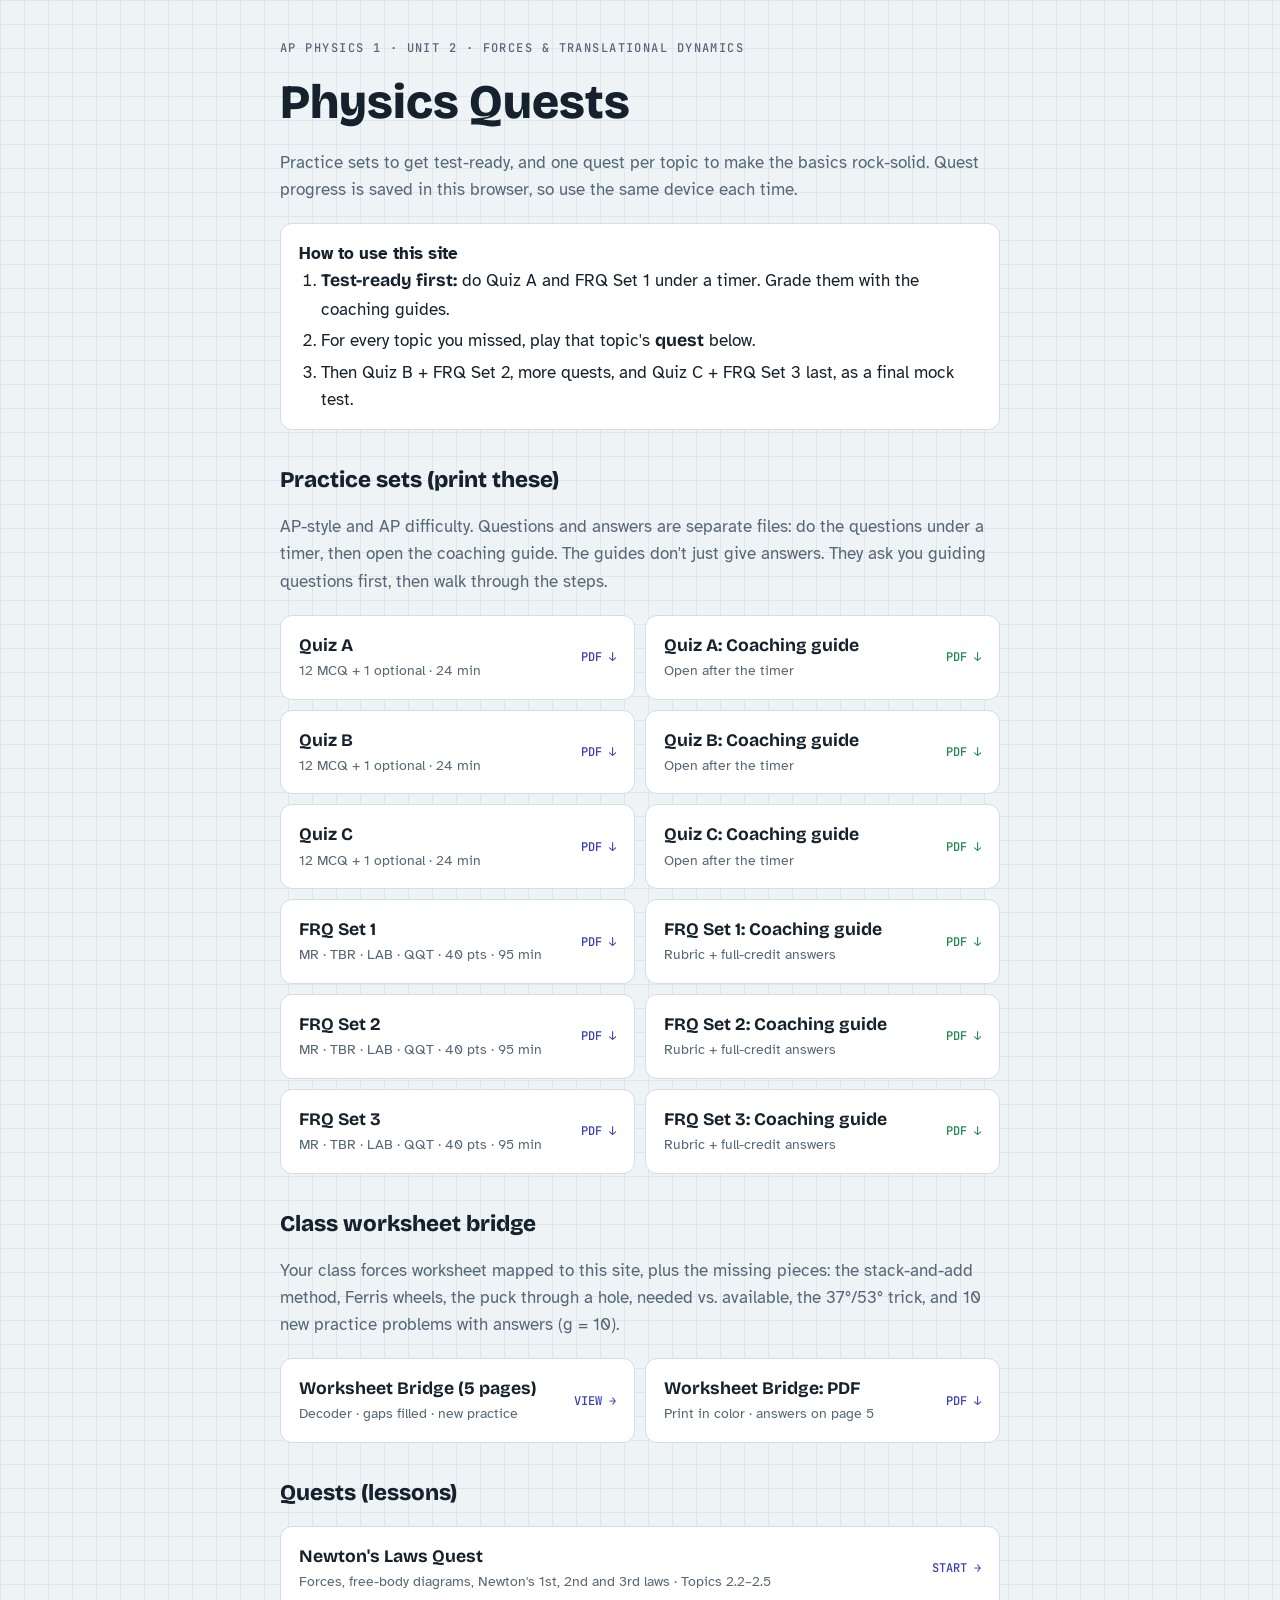
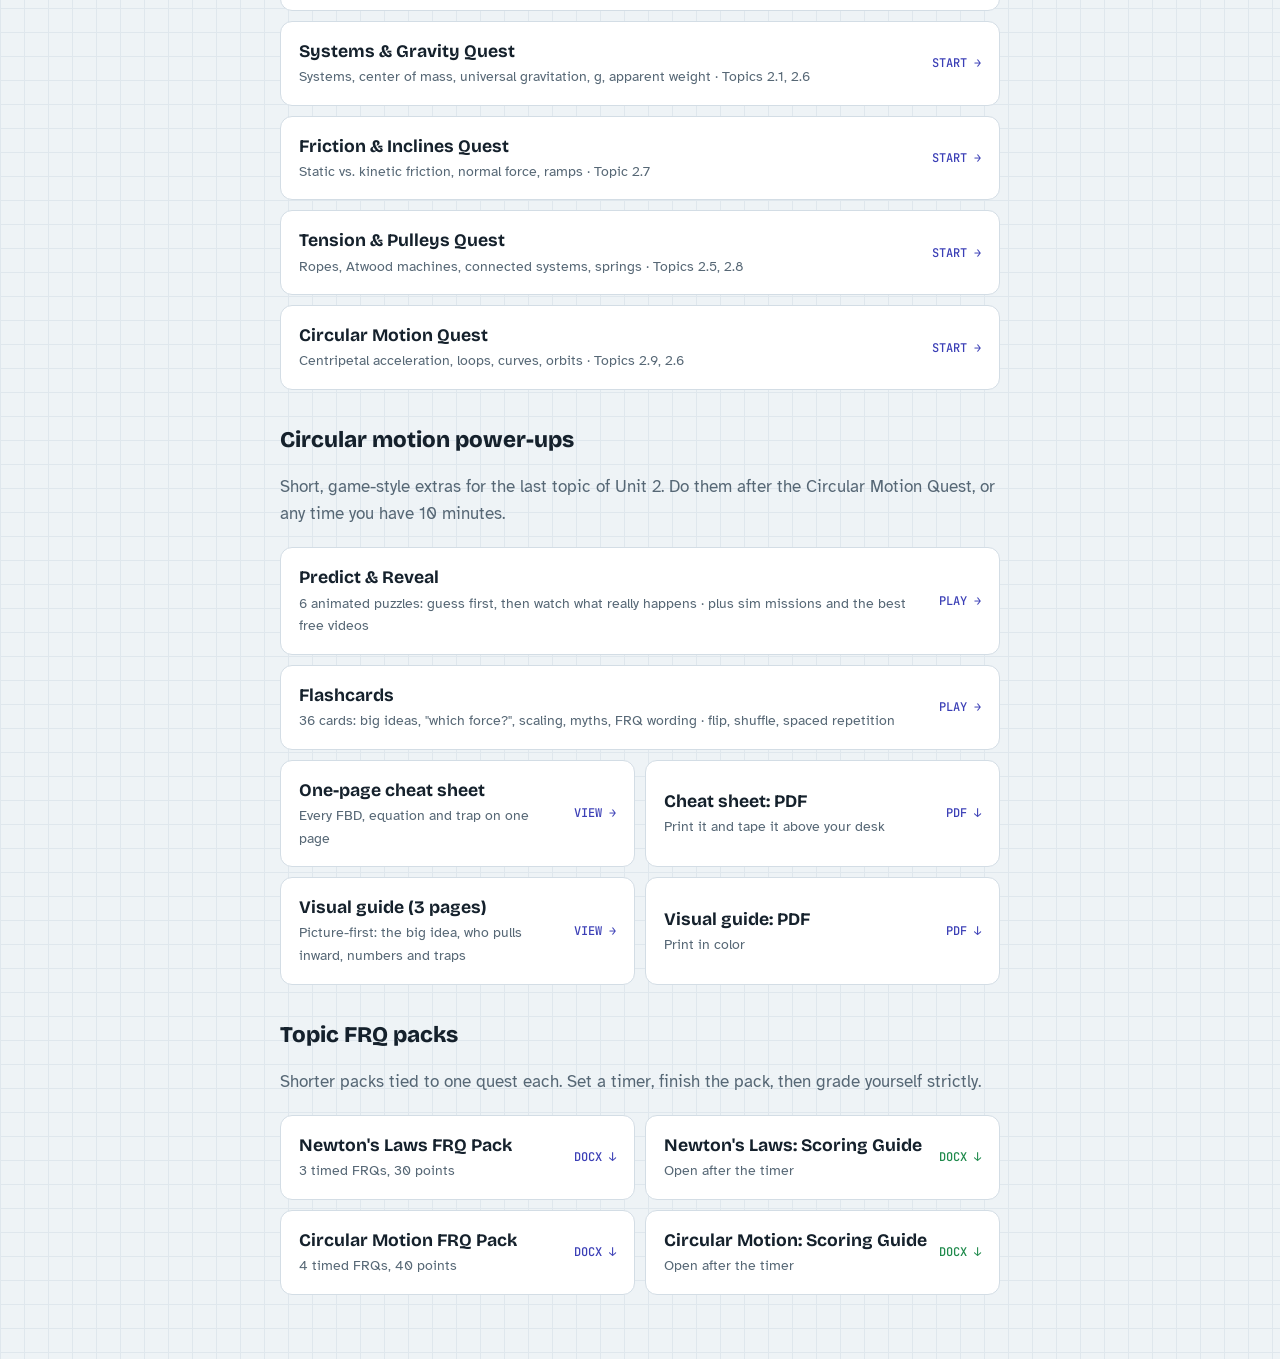
<file: index.html>
<!doctype html>
<html lang="en"><head><meta charset="utf-8"><meta name="viewport" content="width=device-width,initial-scale=1,viewport-fit=cover">
<title>Physics Quests</title>
<link rel="stylesheet" href="https://fonts.googleapis.com/css2?family=Atkinson+Hyperlegible:wght@400;700&family=Bricolage+Grotesque:opsz,wght@12..96,800&family=JetBrains+Mono:wght@500&display=swap">
<style>
:root{--bg:#eef3f6;--grid:#dfe7ed;--paper:#fff;--ink:#15212c;--muted:#566775;--line:#d3dde5;--accent:#3b3fb6;--soon:#8b97a1;--key:#1f8a4c}
@media (prefers-color-scheme:dark){:root{--bg:#0e141a;--grid:#17212a;--paper:#151e27;--ink:#e5edf3;--muted:#93a4b1;--line:#283643;--accent:#a2a6ff;--soon:#7d8a95;--key:#5fd18f;color-scheme:dark}}
body{margin:0;background-color:var(--bg);background-image:linear-gradient(var(--grid) 1px,transparent 1px),linear-gradient(90deg,var(--grid) 1px,transparent 1px);background-size:24px 24px;color:var(--ink);font:17px/1.6 "Atkinson Hyperlegible",system-ui,sans-serif}
main{max-width:720px;margin:0 auto;padding:40px max(16px,env(safe-area-inset-right,0px)) 64px max(16px,env(safe-area-inset-left,0px));display:flex;flex-direction:column;gap:20px}
.eyebrow{font:500 .75rem "JetBrains Mono",monospace;letter-spacing:.12em;text-transform:uppercase;color:var(--muted)}
h1{font:800 clamp(2rem,6vw,3rem)/1.1 "Bricolage Grotesque",sans-serif;margin:0}
p{margin:0;color:var(--muted)}
ol{list-style:none;margin:0;padding:0;display:flex;flex-direction:column;gap:10px}
li a,li div{display:flex;justify-content:space-between;gap:12px;align-items:center;padding:16px 18px;border:1px solid var(--line);border-radius:12px;background:var(--paper);text-decoration:none;color:var(--ink)}
li a:hover{border-color:var(--accent)}
li b{font-family:"Bricolage Grotesque",sans-serif;font-size:1.1rem}
li small{display:block;color:var(--muted)}
.tag{font:500 .75rem "JetBrains Mono",monospace;white-space:nowrap;color:var(--accent)}
.tag.key{color:var(--key)}
h2{font:800 1.4rem "Bricolage Grotesque",sans-serif;margin:16px 0 0}
.pair{display:grid;grid-template-columns:1fr 1fr;gap:10px}
.pair li{list-style:none}
@media (max-width:520px){.pair{grid-template-columns:1fr}}
.plan{border:1px solid var(--line);border-radius:12px;background:var(--paper);padding:16px 18px}
.plan ol{list-style:decimal;padding-left:1.3em;gap:4px;display:flex}
.plan li{color:var(--ink)}
</style></head><body><main>
<span class="eyebrow">AP Physics 1 · Unit 2 · Forces &amp; Translational Dynamics</span>
<h1>Physics Quests</h1>
<p>Practice sets to get test-ready, and one quest per topic to make the basics rock-solid. Quest progress is saved in this browser, so use the same device each time.</p>

<div class="plan"><b>How to use this site</b>
  <ol>
    <li><b>Test-ready first:</b> do Quiz A and FRQ Set 1 under a timer. Grade them with the coaching guides.</li>
    <li>For every topic you missed, play that topic's <b>quest</b> below.</li>
    <li>Then Quiz B + FRQ Set 2, more quests, and Quiz C + FRQ Set 3 last, as a final mock test.</li>
  </ol>
</div>

<h2>Practice sets (print these)</h2>
<p>AP-style and AP difficulty. Questions and answers are separate files: do the questions under a timer, then open the coaching guide. The guides don't just give answers. They ask you guiding questions first, then walk through the steps.</p>
<ol>
  <li class="pair"><a href="printables/unit2-quiz-a.pdf"><span><b>Quiz A</b><small>12 MCQ + 1 optional · 24 min</small></span><span class="tag">PDF ↓</span></a><a href="printables/unit2-quiz-a-coaching-guide.pdf"><span><b>Quiz A: Coaching guide</b><small>Open after the timer</small></span><span class="tag key">PDF ↓</span></a></li>
  <li class="pair"><a href="printables/unit2-quiz-b.pdf"><span><b>Quiz B</b><small>12 MCQ + 1 optional · 24 min</small></span><span class="tag">PDF ↓</span></a><a href="printables/unit2-quiz-b-coaching-guide.pdf"><span><b>Quiz B: Coaching guide</b><small>Open after the timer</small></span><span class="tag key">PDF ↓</span></a></li>
  <li class="pair"><a href="printables/unit2-quiz-c.pdf"><span><b>Quiz C</b><small>12 MCQ + 1 optional · 24 min</small></span><span class="tag">PDF ↓</span></a><a href="printables/unit2-quiz-c-coaching-guide.pdf"><span><b>Quiz C: Coaching guide</b><small>Open after the timer</small></span><span class="tag key">PDF ↓</span></a></li>
  <li class="pair"><a href="printables/unit2-frq-set-1.pdf"><span><b>FRQ Set 1</b><small>MR · TBR · LAB · QQT · 40 pts · 95 min</small></span><span class="tag">PDF ↓</span></a><a href="printables/unit2-frq-set-1-coaching-guide.pdf"><span><b>FRQ Set 1: Coaching guide</b><small>Rubric + full-credit answers</small></span><span class="tag key">PDF ↓</span></a></li>
  <li class="pair"><a href="printables/unit2-frq-set-2.pdf"><span><b>FRQ Set 2</b><small>MR · TBR · LAB · QQT · 40 pts · 95 min</small></span><span class="tag">PDF ↓</span></a><a href="printables/unit2-frq-set-2-coaching-guide.pdf"><span><b>FRQ Set 2: Coaching guide</b><small>Rubric + full-credit answers</small></span><span class="tag key">PDF ↓</span></a></li>
  <li class="pair"><a href="printables/unit2-frq-set-3.pdf"><span><b>FRQ Set 3</b><small>MR · TBR · LAB · QQT · 40 pts · 95 min</small></span><span class="tag">PDF ↓</span></a><a href="printables/unit2-frq-set-3-coaching-guide.pdf"><span><b>FRQ Set 3: Coaching guide</b><small>Rubric + full-credit answers</small></span><span class="tag key">PDF ↓</span></a></li>
</ol>

<h2>Class worksheet bridge</h2>
<p>Your class forces worksheet mapped to this site, plus the missing pieces: the stack-and-add method, Ferris wheels, the puck through a hole, needed vs. available, the 37°/53° trick, and 10 new practice problems with answers (g = 10).</p>
<ol>
  <li class="pair"><a href="unit2-worksheet-bridge.html"><span><b>Worksheet Bridge (5 pages)</b><small>Decoder · gaps filled · new practice</small></span><span class="tag">VIEW →</span></a><a href="printables/unit2-worksheet-bridge.pdf"><span><b>Worksheet Bridge: PDF</b><small>Print in color · answers on page 5</small></span><span class="tag">PDF ↓</span></a></li>
</ol>

<h2>Quests (lessons)</h2>
<ol>
  <li><a href="newtons-laws-quest.html"><span><b>Newton's Laws Quest</b><small>Forces, free-body diagrams, Newton's 1st, 2nd and 3rd laws · Topics 2.2–2.5</small></span><span class="tag">START →</span></a></li>
  <li><a href="systems-gravity-quest.html"><span><b>Systems &amp; Gravity Quest</b><small>Systems, center of mass, universal gravitation, g, apparent weight · Topics 2.1, 2.6</small></span><span class="tag">START →</span></a></li>
  <li><a href="friction-inclines-quest.html"><span><b>Friction &amp; Inclines Quest</b><small>Static vs. kinetic friction, normal force, ramps · Topic 2.7</small></span><span class="tag">START →</span></a></li>
  <li><a href="tension-pulleys-quest.html"><span><b>Tension &amp; Pulleys Quest</b><small>Ropes, Atwood machines, connected systems, springs · Topics 2.5, 2.8</small></span><span class="tag">START →</span></a></li>
  <li><a href="circular-motion-quest.html"><span><b>Circular Motion Quest</b><small>Centripetal acceleration, loops, curves, orbits · Topics 2.9, 2.6</small></span><span class="tag">START →</span></a></li>
</ol>

<h2>Circular motion power-ups</h2>
<p>Short, game-style extras for the last topic of Unit 2. Do them after the Circular Motion Quest, or any time you have 10 minutes.</p>
<ol>
  <li><a href="circular-motion-predict.html"><span><b>Predict &amp; Reveal</b><small>6 animated puzzles: guess first, then watch what really happens · plus sim missions and the best free videos</small></span><span class="tag">PLAY →</span></a></li>
  <li><a href="circular-motion-flashcards.html"><span><b>Flashcards</b><small>36 cards: big ideas, "which force?", scaling, myths, FRQ wording · flip, shuffle, spaced repetition</small></span><span class="tag">PLAY →</span></a></li>
  <li class="pair"><a href="circular-motion-cheat-sheet.html"><span><b>One-page cheat sheet</b><small>Every FBD, equation and trap on one page</small></span><span class="tag">VIEW →</span></a><a href="printables/circular-motion-cheat-sheet.pdf"><span><b>Cheat sheet: PDF</b><small>Print it and tape it above your desk</small></span><span class="tag">PDF ↓</span></a></li>
  <li class="pair"><a href="circular-motion-infographic.html"><span><b>Visual guide (3 pages)</b><small>Picture-first: the big idea, who pulls inward, numbers and traps</small></span><span class="tag">VIEW →</span></a><a href="printables/circular-motion-visual-guide.pdf"><span><b>Visual guide: PDF</b><small>Print in color</small></span><span class="tag">PDF ↓</span></a></li>
</ol>

<h2>Topic FRQ packs</h2>
<p>Shorter packs tied to one quest each. Set a timer, finish the pack, then grade yourself strictly.</p>
<ol>
  <li class="pair"><a href="printables/newtons-laws-frq-pack.docx"><span><b>Newton's Laws FRQ Pack</b><small>3 timed FRQs, 30 points</small></span><span class="tag">DOCX ↓</span></a><a href="printables/newtons-laws-frq-scoring-guide.docx"><span><b>Newton's Laws: Scoring Guide</b><small>Open after the timer</small></span><span class="tag key">DOCX ↓</span></a></li>
  <li class="pair"><a href="printables/circular-motion-frq-pack.docx"><span><b>Circular Motion FRQ Pack</b><small>4 timed FRQs, 40 points</small></span><span class="tag">DOCX ↓</span></a><a href="printables/circular-motion-frq-scoring-guide.docx"><span><b>Circular Motion: Scoring Guide</b><small>Open after the timer</small></span><span class="tag key">DOCX ↓</span></a></li>
</ol>
</main></body></html>
</file>
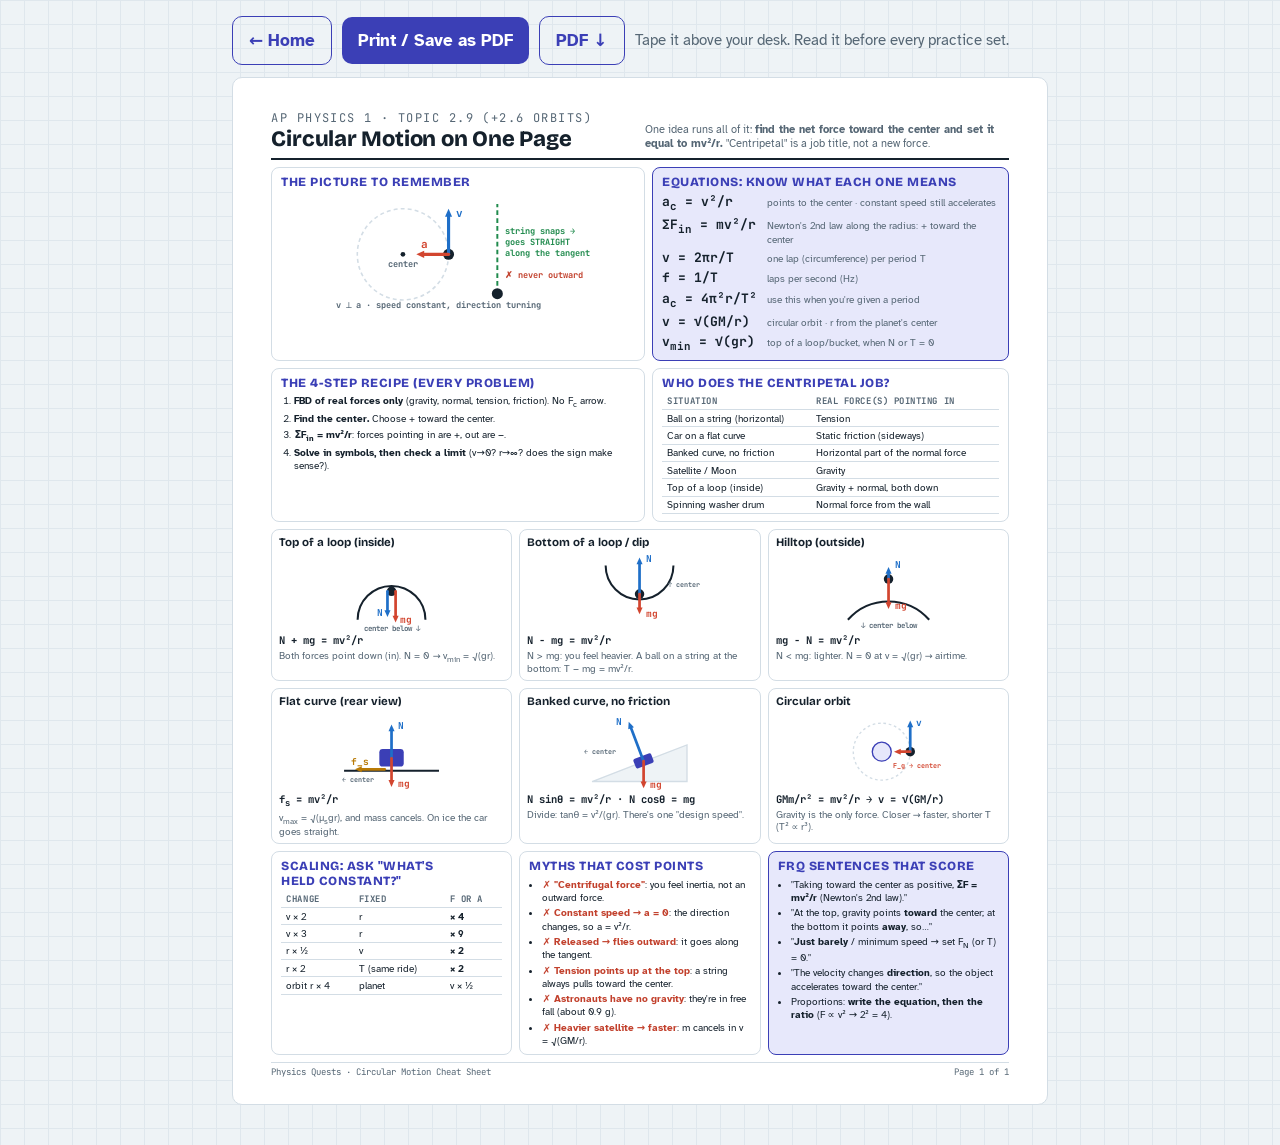
<file: circular-motion-cheat-sheet.html>
<!doctype html>
<html lang="en" data-theme="light"><head><meta charset="utf-8"><meta name="viewport" content="width=device-width,initial-scale=1,viewport-fit=cover">
<title>Circular Motion Cheat Sheet</title>
<link rel="preconnect" href="https://fonts.googleapis.com"><link rel="preconnect" href="https://fonts.gstatic.com" crossorigin>
<link rel="stylesheet" href="https://fonts.googleapis.com/css2?family=Atkinson+Hyperlegible:ital,wght@0,400;0,700;1,400&family=Bricolage+Grotesque:opsz,wght@12..96,600;12..96,800&family=JetBrains+Mono:wght@500;700&display=swap">
<link rel="stylesheet" href="quest.css">
<style>
/* One US-letter page. Always light (data-theme) so it prints the same on every device; panels collapse to one column on phones. */
.tools{max-width:8.5in;margin:16px auto 0;padding:0 16px;display:flex;gap:10px;flex-wrap:wrap;align-items:center}
.sheet{box-sizing:border-box;max-width:8.5in;margin:12px auto 40px;background:#fff;border:1px solid var(--line);border-radius:10px;padding:.34in .4in .26in;display:flex;flex-direction:column;gap:7px;font-size:10px;line-height:1.33;color:var(--ink)}
.sheet h1{font-size:22px;letter-spacing:-.01em}
.sheet h2{font-family:var(--display);font-size:12.5px;font-weight:800;margin:0 0 4px;color:var(--accent);text-transform:uppercase;letter-spacing:.04em}
.top{display:flex;justify-content:space-between;align-items:flex-end;gap:12px;border-bottom:2.5px solid var(--ink);padding-bottom:6px}
.top p{font-size:11px;color:var(--muted);max-width:52ch}
.g{display:grid;gap:7px}
.g2{grid-template-columns:1.05fr 1fr} .g3{grid-template-columns:repeat(3,1fr)}
.box{border:1.5px solid var(--line);border-radius:8px;padding:7px 9px;min-width:0}
.box.key{border-color:var(--accent);background:var(--accent-soft)}
.eqs{display:grid;grid-template-columns:auto 1fr;gap:3px 10px;align-items:baseline}
.eqs b{font-family:var(--mono);font-size:13px;white-space:nowrap}
.eqs span{color:var(--muted)}
.sheet ol,.sheet ul{margin:0;padding-left:1.3em;display:flex;flex-direction:column;gap:2px}
.sheet table{font-size:10px} .sheet th,.sheet td{padding:1.5px 5px} .sheet th{font-size:9px}
.panel{border:1.5px solid var(--line);border-radius:8px;padding:5px 7px;display:flex;flex-direction:column;gap:2px;min-width:0}
.panel b{font-family:var(--display);font-size:11.5px}
.panel svg{width:100%;height:auto;max-height:80px}
.panel .eq{font-family:var(--mono);font-weight:700;font-size:10.5px}
.panel small{color:var(--muted);font-size:9.5px;line-height:1.3}
.myth li b{color:var(--bad)}
.foot{display:flex;justify-content:space-between;border-top:1px solid var(--line);padding-top:4px;font-family:var(--mono);font-size:9px;color:var(--muted)}
.big svg{width:100%;height:auto;max-height:118px}
@media (max-width:640px){.g2,.g3{grid-template-columns:1fr}.sheet{padding:16px;font-size:13px}.sheet table{font-size:12px}}
@media print{
  @page{size:letter;margin:0}
  body{background:#fff}
  .tools,.no-print{display:none!important}
  .sheet{margin:0;border:0;border-radius:0;max-width:none;width:8.5in;min-height:11in}
  *{-webkit-print-color-adjust:exact;print-color-adjust:exact}
}
</style>
</head><body>
<div class="tools no-print">
  <a class="btn ghost" href="index.html" style="text-decoration:none">← Home</a>
  <button type="button" class="btn" onclick="print()">Print / Save as PDF</button>
  <a class="btn ghost" href="printables/circular-motion-cheat-sheet.pdf" style="text-decoration:none">PDF ↓</a>
  <span class="note">Tape it above your desk. Read it before every practice set.</span>
</div>

<article class="sheet">
  <div class="top">
    <div><span class="eyebrow">AP Physics 1 · Topic 2.9 (+2.6 orbits)</span><h1>Circular Motion on One Page</h1></div>
    <p>One idea runs all of it: <b>find the net force toward the center and set it equal to mv²/r.</b> "Centripetal" is a job title, not a new force.</p>
  </div>

  <div class="g g2">
    <div class="box big"><h2>The picture to remember</h2><svg id="bigSvg" viewBox="0 0 330 150" role="img" aria-label="Velocity tangent, acceleration toward center, released object goes along tangent"></svg></div>
    <div class="box key"><h2>Equations: know what each one means</h2>
      <div class="eqs">
        <b>a<sub>c</sub> = v²/r</b><span>points to the center · constant speed still accelerates</span>
        <b>ΣF<sub>in</sub> = mv²/r</b><span>Newton's 2nd law along the radius: + toward the center</span>
        <b>v = 2πr/T</b><span>one lap (circumference) per period T</span>
        <b>f = 1/T</b><span>laps per second (Hz)</span>
        <b>a<sub>c</sub> = 4π²r/T²</b><span>use this when you're given a period</span>
        <b>v = √(GM/r)</b><span>circular orbit · r from the planet's center</span>
        <b>v<sub>min</sub> = √(gr)</b><span>top of a loop/bucket, when N or T = 0</span>
      </div></div>
  </div>

  <div class="g g2">
    <div class="box"><h2>The 4-step recipe (every problem)</h2>
      <ol><li><b>FBD of real forces only</b> (gravity, normal, tension, friction). No F<sub>c</sub> arrow.</li>
        <li><b>Find the center.</b> Choose + toward the center.</li>
        <li><b>ΣF<sub>in</sub> = mv²/r</b>: forces pointing in are +, out are −.</li>
        <li><b>Solve in symbols, then check a limit</b> (v→0? r→∞? does the sign make sense?).</li></ol></div>
    <div class="box"><h2>Who does the centripetal job?</h2>
      <table><thead><tr><th>Situation</th><th>Real force(s) pointing in</th></tr></thead><tbody>
        <tr><td>Ball on a string (horizontal)</td><td>Tension</td></tr>
        <tr><td>Car on a flat curve</td><td>Static friction (sideways)</td></tr>
        <tr><td>Banked curve, no friction</td><td>Horizontal part of the normal force</td></tr>
        <tr><td>Satellite / Moon</td><td>Gravity</td></tr>
        <tr><td>Top of a loop (inside)</td><td>Gravity + normal, both down</td></tr>
        <tr><td>Spinning washer drum</td><td>Normal force from the wall</td></tr></tbody></table></div>
  </div>

  <div class="g g3" id="panels"></div>

  <div class="g g3">
    <div class="box"><h2>Scaling: ask "what's held constant?"</h2>
      <table><thead><tr><th>Change</th><th>Fixed</th><th>F or a</th></tr></thead><tbody>
        <tr><td>v × 2</td><td>r</td><td><b>× 4</b></td></tr>
        <tr><td>v × 3</td><td>r</td><td><b>× 9</b></td></tr>
        <tr><td>r × ½</td><td>v</td><td><b>× 2</b></td></tr>
        <tr><td>r × 2</td><td>T (same ride)</td><td><b>× 2</b></td></tr>
        <tr><td>orbit r × 4</td><td>planet</td><td>v × ½</td></tr></tbody></table></div>
    <div class="box myth"><h2>Myths that cost points</h2>
      <ul><li><b>✗ "Centrifugal force"</b>: you feel inertia, not an outward force.</li>
        <li><b>✗ Constant speed → a = 0</b>: the direction changes, so a = v²/r.</li>
        <li><b>✗ Released → flies outward</b>: it goes along the tangent.</li>
        <li><b>✗ Tension points up at the top</b>: a string always pulls toward the center.</li>
        <li><b>✗ Astronauts have no gravity</b>: they're in free fall (about 0.9 g).</li>
        <li><b>✗ Heavier satellite → faster</b>: m cancels in v = √(GM/r).</li></ul></div>
    <div class="box key"><h2>FRQ sentences that score</h2>
      <ul><li>"Taking toward the center as positive, <b>ΣF = mv²/r</b> (Newton's 2nd law)."</li>
        <li>"At the top, gravity points <b>toward</b> the center; at the bottom it points <b>away</b>, so…"</li>
        <li>"<b>Just barely</b> / minimum speed → set F<sub>N</sub> (or T) = 0."</li>
        <li>"The velocity changes <b>direction</b>, so the object accelerates toward the center."</li>
        <li>Proportions: <b>write the equation, then the ratio</b> (F ∝ v² → 2² = 4).</li></ul></div>
  </div>

  <div class="foot"><span>Physics Quests · Circular Motion Cheat Sheet</span><span>Page 1 of 1</span></div>
</article>

<script src="quest.js"></script>
<script>
(() => {
const {arrow, $} = QuestKit;
const t = (x,y,s,c="var(--muted)",a="middle",z=11) => `<text x="${x}" y="${y}" text-anchor="${a}" style="fill:${c};font:700 ${z}px var(--mono)">${s}</text>`;
const dot = (x,y) => `<circle cx="${x}" cy="${y}" r="7" style="fill:var(--ink)"/>`;

/* big picture: v tangent, a inward, the release path along the tangent */
$("#bigSvg").innerHTML = `<circle cx="95" cy="78" r="58" fill="none" style="stroke:var(--line)" stroke-width="2" stroke-dasharray="5 4"/><circle cx="95" cy="78" r="3" style="fill:var(--ink)"/>`+t(95,94,"center")+
  dot(153,78)+arrow(153,78,153,20,"norm","v",162,30,"start")+arrow(153,78,112,78,"grav","a",122,70)+
  `<line x1="215" y1="128" x2="215" y2="14" style="stroke:var(--ok)" stroke-width="2.5" stroke-dasharray="6 4"/>`+dot(215,128)+
  t(225,52,"string snaps →","var(--ok)","start")+t(225,66,"goes STRAIGHT","var(--ok)","start")+t(225,80,"along the tangent","var(--ok)","start")+
  t(225,108,"✗ never outward","var(--bad)","start")+t(10,146,"v ⟂ a · speed constant, direction turning","var(--muted)","start");

/* six FBD panels; the center direction is marked with a dashed "→ center" cue */
const P = [
  {h:"Top of a loop (inside)", eq:"N + mg = mv²/r", n:"Both forces point down (in). N = 0 → v<sub>min</sub> = √(gr).",
   s:`<path d="M 30 100 A 50 50 0 0 1 130 100" fill="none" style="stroke:var(--ink)" stroke-width="3"/>`+dot(80,58)+arrow(74,58,74,96,"norm","N",68,94,"end")+arrow(86,58,86,104,"grav","mg",92,104,"start")+t(80,116,"center below ↓")},
  {h:"Bottom of a loop / dip", eq:"N − mg = mv²/r", n:"N > mg: you feel heavier. A ball on a string at the bottom: T − mg = mv²/r.",
   s:`<path d="M 30 20 A 50 50 0 0 0 130 20" fill="none" style="stroke:var(--ink)" stroke-width="3"/>`+dot(80,62)+arrow(80,62,80,8,"norm","N",90,14,"start")+arrow(80,62,80,92,"grav","mg",90,96,"start")+t(146,52,"↑ center","var(--muted)","middle",10)},
  {h:"Hilltop (outside)", eq:"mg − N = mv²/r", n:"N < mg: lighter. N = 0 at v = √(gr) → airtime.",
   s:`<path d="M 20 100 A 80 80 0 0 1 140 100" fill="none" style="stroke:var(--ink)" stroke-width="3"/>`+dot(80,40)+arrow(80,40,80,22,"norm","N",90,24,"start")+arrow(80,40,80,84,"grav","mg",90,84,"start")+t(80,112,"↓ center below")},
  {h:"Flat curve (rear view)", eq:"f<sub>s</sub> = mv²/r", n:"v<sub>max</sub> = √(μ<sub>s</sub>gr), and mass cancels. On ice the car goes straight.",
   s:`<line x1="10" y1="88" x2="150" y2="88" style="stroke:var(--ink)" stroke-width="3"/><rect x="62" y="56" width="36" height="26" rx="5" style="fill:var(--accent)"/>`+arrow(80,70,80,20,"norm","N",90,26,"start")+arrow(80,70,80,112,"grav","mg",90,112,"start")+arrow(70,86,26,86,"fric","f_s",34,80)+t(30,104,"← center","var(--muted)","middle",10)},
  {h:"Banked curve, no friction", eq:"N sinθ = mv²/r · N cosθ = mg", n:"Divide: tanθ = v²/(gr). There's one \"design speed\".",
   s:`<polygon points="10,104 150,104 150,50" style="fill:var(--bg);stroke:var(--line)" stroke-width="2"/><rect x="72" y="66" width="28" height="15" rx="3" transform="rotate(-21 86 74)" style="fill:var(--accent)"/>`+arrow(86,74,64,16,"norm","N",54,20,"end")+arrow(86,74,86,114,"grav","mg",96,114,"start")+t(22,64,"← center","var(--muted)","middle",10)},
  {h:"Circular orbit", eq:"GMm/r² = mv²/r → v = √(GM/r)", n:"Gravity is the only force. Closer → faster, shorter T (T² ∝ r³).",
   s:`<circle cx="70" cy="60" r="42" fill="none" style="stroke:var(--line)" stroke-width="2" stroke-dasharray="4 4"/><circle cx="70" cy="60" r="14" style="fill:var(--accent-soft);stroke:var(--accent)" stroke-width="2"/>`+dot(112,60)+arrow(112,60,112,14,"norm","v",120,22,"start")+arrow(112,60,88,60,"grav","",0,0)+t(122,84,"F_g → center","var(--f-grav)","middle",10)}
];
$("#panels").innerHTML = P.map(p=>`<div class="panel"><b>${p.h}</b><svg viewBox="0 0 160 118" role="img" aria-label="${p.h} free-body diagram">${p.s}</svg><span class="eq">${p.eq}</span><small>${p.n}</small></div>`).join("");
})();
</script>
</body></html>
</file>
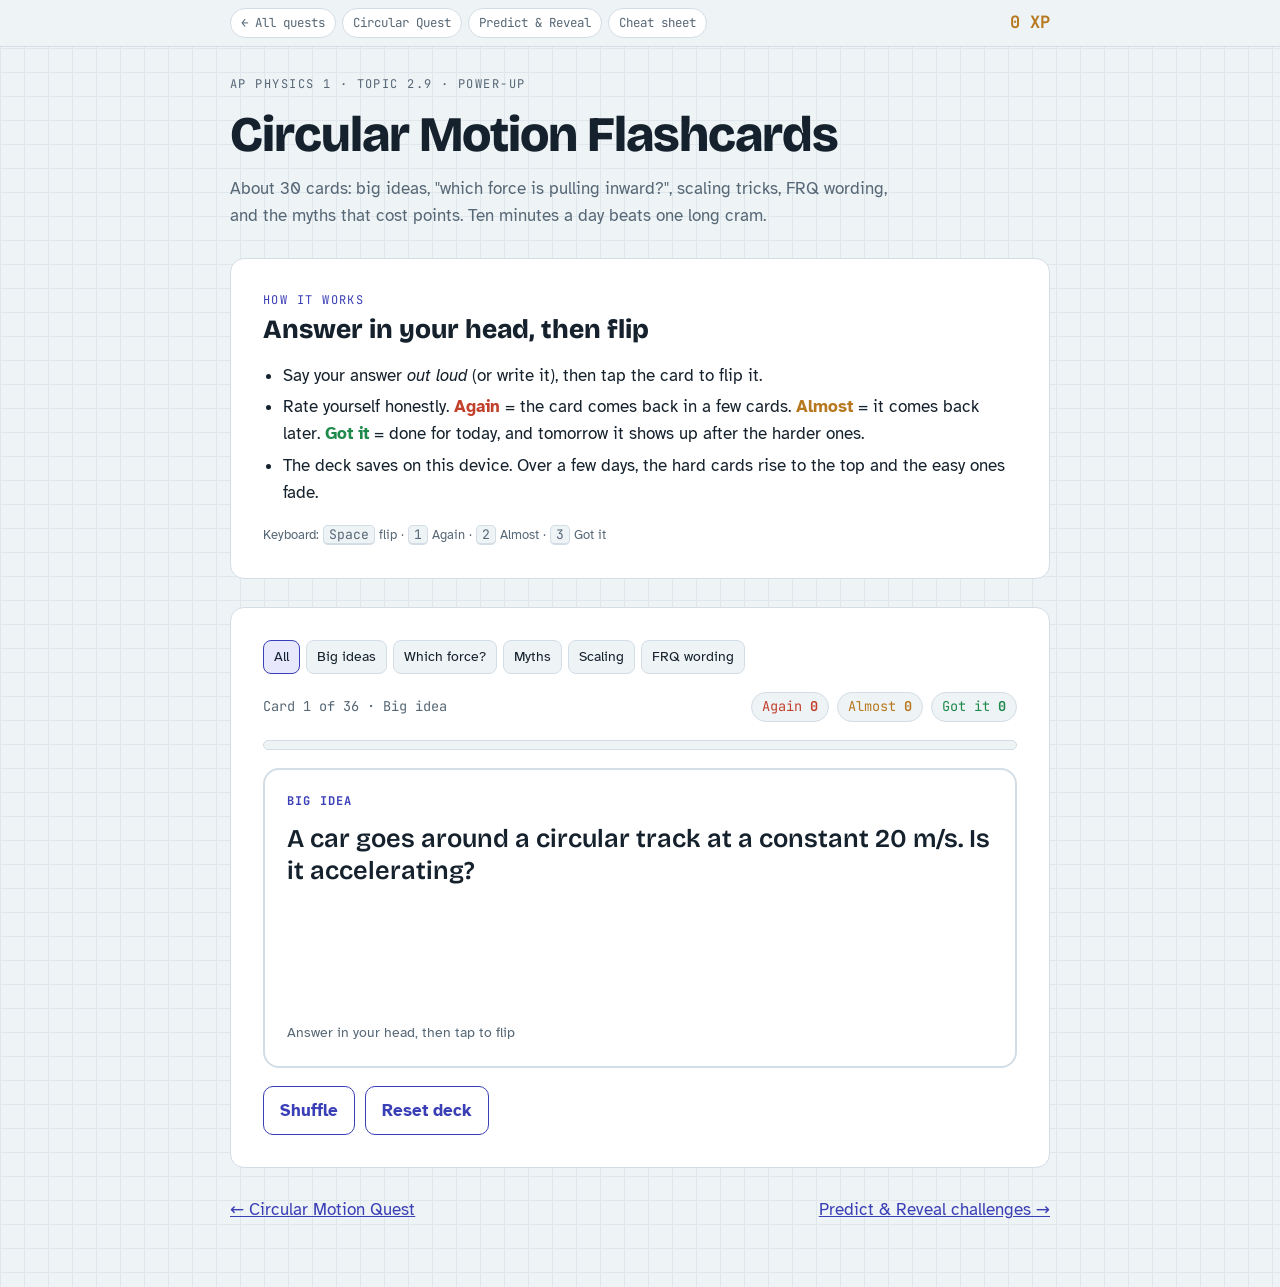
<file: circular-motion-flashcards.html>
<!doctype html>
<html lang="en"><head><meta charset="utf-8"><meta name="viewport" content="width=device-width,initial-scale=1,viewport-fit=cover">
<title>Circular Motion Flashcards</title>
<link rel="preconnect" href="https://fonts.googleapis.com"><link rel="preconnect" href="https://fonts.gstatic.com" crossorigin>
<link rel="stylesheet" href="https://fonts.googleapis.com/css2?family=Atkinson+Hyperlegible:ital,wght@0,400;0,700;1,400&family=Bricolage+Grotesque:opsz,wght@12..96,600;12..96,800&family=JetBrains+Mono:wght@500;700&display=swap">
<link rel="stylesheet" href="quest.css">
<style>
/* Deck: one big card that flips; 3 Leitner boxes (Again → Almost → Got it) decide how soon a card comes back. */
.filters{display:flex;flex-wrap:wrap;gap:6px}
.deck-top{display:flex;justify-content:space-between;align-items:center;gap:10px;flex-wrap:wrap;font-family:var(--mono);font-size:.85rem;color:var(--muted)}
.boxes{display:flex;gap:8px;flex-wrap:wrap}
.boxes span{padding:3px 10px;border-radius:99px;border:1px solid var(--line);background:var(--bg);font-variant-numeric:tabular-nums}
.boxes .b1{color:var(--bad)} .boxes .b2{color:var(--xp)} .boxes .b3{color:var(--ok)}
.flip{perspective:1400px;cursor:pointer;-webkit-tap-highlight-color:transparent}
.flip-in{position:relative;min-height:300px;transition:transform .45s;transform-style:preserve-3d}
.flip.on .flip-in{transform:rotateY(180deg)}
.face{position:absolute;inset:0;backface-visibility:hidden;-webkit-backface-visibility:hidden;border:2px solid var(--line);border-radius:16px;padding:22px;display:flex;flex-direction:column;gap:12px;background:var(--paper);overflow:auto}
.face.back{transform:rotateY(180deg);border-color:var(--accent)}
.face .kind{font-family:var(--mono);font-size:.75rem;letter-spacing:.1em;text-transform:uppercase;font-weight:700}
.kind.myth{color:var(--bad)} .kind.which{color:var(--f-tens)} .kind.scale{color:var(--xp)} .kind.concept{color:var(--accent)} .kind.frq{color:var(--f-app)}
.face .front-q{font-family:var(--display);font-size:clamp(1.25rem,3.6vw,1.6rem);font-weight:600;line-height:1.25}
.face .hint{margin-top:auto;color:var(--muted);font-size:.85rem}
.face .ans{font-size:1.08rem}
.face .ans b{color:var(--accent)}
.face svg{max-width:220px;height:auto;align-self:center}
.rate{display:grid;grid-template-columns:repeat(3,1fr);gap:8px}
.rate .btn{padding:12px 8px}
.rate .again{background:var(--bad)} .rate .almost{background:var(--xp)} .rate .got{background:var(--ok)}
.done-box{text-align:center;display:flex;flex-direction:column;gap:12px;align-items:center;padding:24px 0}
.keys{font-size:.82rem;color:var(--muted)}
.keys kbd{font-family:var(--mono);border:1px solid var(--line);border-bottom-width:2px;border-radius:5px;padding:0 5px;background:var(--bg)}
@media (prefers-reduced-motion:reduce){.flip-in{transition:none}}
</style>
</head><body>
<nav class="bar" aria-label="Deck"><div class="bar-in">
  <div class="levels"><a href="index.html">← All quests</a><a href="circular-motion-quest.html">Circular Quest</a><a href="circular-motion-predict.html">Predict &amp; Reveal</a><a href="circular-motion-cheat-sheet.html">Cheat sheet</a></div>
  <div class="xp" aria-live="polite"><span id="xp">0</span> XP</div></div></nav>

<main class="wrap">
  <header class="hero">
    <span class="eyebrow">AP Physics 1 · Topic 2.9 · Power-up</span>
    <h1>Circular Motion Flashcards</h1>
    <p>About 30 cards: big ideas, "which force is pulling inward?", scaling tricks, FRQ wording, and the myths that cost points. Ten minutes a day beats one long cram.</p>
  </header>

  <section class="stage">
    <div class="stage-head"><span class="eyebrow">How it works</span><h2>Answer in your head, then flip</h2></div>
    <ul class="tight">
      <li>Say your answer <em>out loud</em> (or write it), then tap the card to flip it.</li>
      <li>Rate yourself honestly. <b style="color:var(--bad)">Again</b> = the card comes back in a few cards. <b style="color:var(--xp)">Almost</b> = it comes back later. <b style="color:var(--ok)">Got it</b> = done for today, and tomorrow it shows up after the harder ones.</li>
      <li>The deck saves on this device. Over a few days, the hard cards rise to the top and the easy ones fade.</li>
    </ul>
    <p class="keys">Keyboard: <kbd>Space</kbd> flip · <kbd>1</kbd> Again · <kbd>2</kbd> Almost · <kbd>3</kbd> Got it</p>
  </section>

  <section class="stage" id="deck">
    <div class="filters seg" id="filters" aria-label="Card type"></div>
    <div class="deck-top"><span id="pos"></span>
      <div class="boxes" aria-label="Leitner boxes"><span class="b1">Again <b id="n1">0</b></span><span class="b2">Almost <b id="n2">0</b></span><span class="b3">Got it <b id="n3">0</b></span></div></div>
    <div class="meter"><i id="meter"></i></div>
    <div id="stageArea"></div>
    <div class="row"><button type="button" class="btn ghost" id="shuffleBtn">Shuffle</button><button type="button" class="btn ghost" id="resetBtn">Reset deck</button><span class="note" id="resetAsk" hidden>Forget all ratings on this device? <button type="button" class="btn ghost" id="resetYes">Yes, reset</button></span></div>
  </section>

  <div class="next-quest"><a href="circular-motion-quest.html">← Circular Motion Quest</a><a href="circular-motion-predict.html">Predict &amp; Reveal challenges →</a></div>
</main>

<script>
(() => {
const $ = s => document.querySelector(s);
/* Mini SVGs reused on cards. */
const ar = (x1,y1,x2,y2,c) => { const a=Math.atan2(y2-y1,x2-x1),h=10; return `<line x1="${x1}" y1="${y1}" x2="${x2-6*Math.cos(a)}" y2="${y2-6*Math.sin(a)}" style="stroke:${c}" stroke-width="4" stroke-linecap="round"/><polygon points="${x2},${y2} ${x2-h*Math.cos(a-.42)},${y2-h*Math.sin(a-.42)} ${x2-h*Math.cos(a+.42)},${y2-h*Math.sin(a+.42)}" style="fill:${c}"/>`; };
const T = (x,y,t,c,anc="start") => `<text x="${x}" y="${y}" text-anchor="${anc}" style="fill:${c};font:700 13px var(--mono)">${t}</text>`;
const svg = b => `<svg viewBox="0 0 220 160" role="img" aria-label="diagram">${b}</svg>`;
const CIRC = `<circle cx="100" cy="80" r="60" fill="none" style="stroke:var(--line)" stroke-width="2" stroke-dasharray="5 5"/><circle cx="100" cy="80" r="3" style="fill:var(--ink)"/>`;
const VA = svg(CIRC+`<circle cx="160" cy="80" r="8" style="fill:var(--ink)"/>`+ar(160,80,160,22,"var(--f-norm)")+T(166,32,"v","var(--f-norm)")+ar(160,80,112,80,"var(--bad)")+T(118,72,"a","var(--bad)"));
const SNAP = svg(CIRC+`<circle cx="160" cy="80" r="8" style="fill:var(--ink)"/><line x1="160" y1="72" x2="160" y2="10" style="stroke:var(--ok)" stroke-width="3" stroke-dasharray="6 4"/>`+T(166,22,"✓ tangent","var(--ok)")+`<line x1="168" y1="80" x2="215" y2="80" style="stroke:var(--bad)" stroke-width="3" stroke-dasharray="6 4"/>`+T(170,100,"✗ outward","var(--bad)"));
const TOP = svg(CIRC+`<circle cx="100" cy="20" r="8" style="fill:var(--ink)"/>`+ar(100,20,100,62,"var(--f-tens)")+T(106,48,"T","var(--f-tens)")+ar(100,20,100,52,"var(--f-grav)")+T(80,48,"mg","var(--f-grav)","end")+T(140,24,"both point","var(--muted)")+T(140,40,"to center","var(--muted)"));
const BANK = svg(`<polygon points="20,140 200,140 200,70" style="fill:var(--bg);stroke:var(--line)" stroke-width="2"/><rect x="104" y="96" width="30" height="16" rx="3" transform="rotate(-21 119 104)" style="fill:var(--accent)"/>`+ar(119,104,95,42,"var(--f-norm)")+T(70,40,"F_N","var(--f-norm)")+ar(119,104,119,150,"var(--f-grav)")+T(126,156,"mg","var(--f-grav)")+`<line x1="119" y1="104" x2="95" y2="104" style="stroke:var(--f-norm)" stroke-width="2" stroke-dasharray="4 3"/>`+T(14,100,"← center","var(--muted)"));

/* kinds: concept · myth · which (which real force is centripetal) · scale · frq */
const CARDS = [
 {id:"c1",k:"concept",q:"A car goes around a circular track at a constant 20 m/s. Is it accelerating?",a:"<b>Yes.</b> Acceleration is any change in <em>velocity</em>, and velocity includes direction. The direction keeps turning, so a = v²/r, pointing toward the center.",img:VA},
 {id:"c2",k:"concept",q:"Which way do the velocity and the acceleration point in uniform circular motion?",a:"<b>v is tangent</b> to the circle (the way it's moving right now). <b>a points to the center.</b> They're always at 90°, so the speed never changes, only the direction.",img:VA},
 {id:"c3",k:"concept",q:"The string snaps. Which way does the ball go?",a:"<b>Straight along the tangent</b>, the direction it was already moving (Newton's 1st law). It does NOT fly outward along the radius.",img:SNAP},
 {id:"c4",k:"concept",q:"What does \"centripetal force\" actually mean?",a:"It's a <b>job title, not a new force</b>: the <em>net</em> inward force, ΣF<sub>in</sub> = mv²/r. Some real force (tension, friction, gravity, normal) or a combination does the job."},
 {id:"c5",k:"concept",q:"Write v, f and a in terms of the period T and radius r.",a:"<b>v = 2πr / T</b> · <b>f = 1/T</b> · <b>a = v²/r = 4π²r / T²</b>. Given a period? Find v first."},
 {id:"c6",k:"concept",q:"What's the minimum speed at the top of a vertical loop (or for water to stay in a swung bucket)?",a:"Set the normal force (or tension) to zero, so gravity alone supplies the centripetal force: mg = mv²/r → <b>v<sub>min</sub> = √(gr)</b>. Mass cancels."},
 {id:"c7",k:"concept",q:"Ball on a string, vertical circle, constant speed. Where is the tension biggest, and by how much?",a:"<b>Bottom.</b> Top: T + mg = mv²/r. Bottom: T − mg = mv²/r. Same mv²/r, so T<sub>bottom</sub> − T<sub>top</sub> = <b>2mg</b>."},
 {id:"c8",k:"concept",q:"Driving over the top of a hill: heavier, lighter, or the same? Why?",a:"<b>Lighter.</b> The center is below you: mg − F<sub>N</sub> = mv²/r, so F<sub>N</sub> &lt; mg. At v = √(gr), F<sub>N</sub> = 0, and that's airtime."},
 {id:"c9",k:"concept",q:"Bottom of a dip (or the bottom of a loop): heavier or lighter?",a:"<b>Heavier.</b> The center is above you: F<sub>N</sub> − mg = mv²/r, so F<sub>N</sub> &gt; mg. That's the \"pressed into the seat\" feeling."},
 {id:"c10",k:"concept",q:"Why are astronauts on the ISS \"weightless\"?",a:"<b>They're in free fall</b>, not out of gravity. Gravity up there is still about 90% of g. They and the station fall together, so the floor doesn't push on them (F<sub>N</sub> = 0)."},
 {id:"c11",k:"concept",q:"Max speed for a car on a flat curve with friction coefficient μ<sub>s</sub>?",a:"μ<sub>s</sub>mg = mv²/r → <b>v<sub>max</sub> = √(μ<sub>s</sub>gr)</b>. Mass cancels, so a truck and a bike have the same limit."},
 {id:"c12",k:"concept",q:"Derive the orbital speed of a satellite at radius r from Earth's center.",a:"GMm/r² = mv²/r → <b>v = √(GM/r)</b>. The satellite's mass cancels. Remember that r is measured from Earth's <em>center</em>, not the surface."},
 {id:"c13",k:"concept",q:"Ferris wheel, TOP: which way does the seat push, and what's the equation?",a:"<b>Up</b>. You sit ON the seat, so it pushes away from the center: <b>mg − N = mv²/r</b>, and you feel lighter. (A coaster loop is the opposite: you're inside the track, so N points <em>down</em>.)"},
 {id:"c14",k:"concept",q:"A puck circles on a frictionless table; its string goes through a hole to a hanging mass M at rest. Link the forces.",a:"M at rest → <b>T = Mg</b>. The same string pulls the puck inward → <b>T = mv²/r</b>. So <b>Mg = mv²/r</b>."},
 {id:"c15",k:"concept",q:"\"Turns 4 times a minute.\" How do you get to the speed?",a:"Period <b>T = 60 s ÷ 4 = 15 s</b>, then <b>v = 2πr/T</b>, then a = v²/r. rev/min → T → v → a → F."},
 {id:"f4",k:"frq",q:"\"Does the vine snap?\" or \"Does the box slide off?\" What's the move?",a:"Compare <b>needed</b> with <b>available</b>: the needed T = mg + mv²/r vs. the breaking strength, or the needed mv²/r vs. the max μ<sub>s</sub>mg. Put a number on both sides and use a comparison word."},
 {id:"m1",k:"myth",q:"MYTH OR TRUTH? \"In a sharp turn, centrifugal force throws you against the car door.\"",a:"<b>Myth.</b> There's no outward force. Your body keeps going straight (inertia) while the car turns under you, so the door runs into <em>you</em> and pushes you <em>inward</em>."},
 {id:"m2",k:"myth",q:"MYTH OR TRUTH? \"Constant speed means the net force is zero.\"",a:"<b>Myth</b> (for circles). Constant <em>speed</em> ≠ constant <em>velocity</em>. In a circle, ΣF = mv²/r toward the center, never zero."},
 {id:"m3",k:"myth",q:"MYTH OR TRUTH? \"On my FBD I should add a centripetal-force arrow.\"",a:"<b>Myth, and it costs points.</b> Draw only real forces. Adding an extra \"F<sub>c</sub>\" arrow counts the same force twice."},
 {id:"m4",k:"myth",q:"MYTH OR TRUTH? \"At the top of a vertical circle, the string's tension points up.\"",a:"<b>Myth.</b> A string can only pull toward the thing it's tied to: the center. At the top, that's <b>down</b>.",img:TOP},
 {id:"m5",k:"myth",q:"MYTH OR TRUTH? \"Upside down at the top of a loop, there must be an upward force holding you in.\"",a:"<b>Myth.</b> Both real forces (gravity and the seat/track) point <b>down</b>, toward the center. You stay in because you're moving fast enough that you'd go straight (tangent) if the track weren't bending you down."},
 {id:"m6",k:"myth",q:"MYTH OR TRUTH? \"The Moon doesn't fall because Earth's gravity and its motion balance out.\"",a:"<b>Myth.</b> Nothing balances. Gravity is the only (net) force, so the Moon is <em>always falling</em> toward Earth. It just moves sideways fast enough to keep missing."},
 {id:"m7",k:"myth",q:"MYTH OR TRUTH? \"A heavier satellite needs a faster speed to stay in the same orbit.\"",a:"<b>Myth.</b> v = √(GM/r): the satellite's mass cancels. A wrench and the ISS in the same orbit move at the same speed."},
 {id:"w1",k:"which",q:"Car on a FLAT curve. Which real force points toward the center?",a:"<b>Static friction</b> from the road on the tires, pointing sideways toward the center. It's static because the tires don't skid sideways. On ice there's no friction, so the car goes straight."},
 {id:"w2",k:"which",q:"Ball on a string, whirled in a horizontal circle on a frictionless table. Which force is centripetal?",a:"<b>Tension.</b> Gravity and the table's normal force are vertical and cancel."},
 {id:"w3",k:"which",q:"The Moon or a satellite in a circular orbit. Which force is centripetal?",a:"<b>Gravity</b>, the only force acting: GMm/r² = mv²/r."},
 {id:"w4",k:"which",q:"Car on a BANKED curve, no friction. Where does the inward force come from?",a:"The <b>normal force is tilted</b>, so its horizontal part points toward the center: F<sub>N</sub> sinθ = mv²/r, and F<sub>N</sub> cosθ = mg. That only works at one \"design speed\".",img:BANK},
 {id:"w5",k:"which",q:"Rider at the TOP of a loop, inside the track. Which forces point to the center?",a:"<b>Gravity AND the normal force, both down</b>: mg + F<sub>N</sub> = mv²/r. The faster the car, the harder the track pushes."},
 {id:"w6",k:"which",q:"Clothes in a spinning washer drum (vertical wall). What pushes them toward the center?",a:"<b>The normal force from the drum wall.</b> The water escapes through the holes because nothing pushes <em>it</em> inward, so it goes off along the tangent."},
 {id:"s1",k:"scale",q:"Same curve, the car goes 2× faster. The force needed is…?",a:"<b>4×.</b> F = mv²/r, and v is squared. Triple the speed → 9×."},
 {id:"s2",k:"scale",q:"Same speed, the curve's radius is cut in half. The force needed is…?",a:"<b>2×.</b> F ∝ 1/r at a fixed speed. Tight turns are harder."},
 {id:"s3",k:"scale",q:"Same PERIOD (e.g. two horses on one merry-go-round), the outer horse is at 2× the radius. Its acceleration is…?",a:"<b>2×, not ½.</b> Same period → v = 2πr/T is 2× bigger, so a = v²/r = 4π²r/T² ∝ r. Watch what's being held constant!"},
 {id:"s4",k:"scale",q:"A satellite moves to an orbit 4× farther from Earth's center. Its speed becomes…?",a:"<b>½.</b> v = √(GM/r) → √(1/4) = ½. Farther orbits are slower, with longer periods."},
 {id:"f1",k:"frq",q:"Start any circular-motion derivation with what sentence?",a:"<b>\"Taking toward the center as positive, ΣF = ma<sub>c</sub> = mv²/r.\"</b> Then list the real forces with signs, then solve in symbols before plugging in numbers."},
 {id:"f2",k:"frq",q:"\"Justify why the tension is greater at the bottom.\" What three things must a full-credit answer have?",a:"<b>(1) Name the law</b> (Newton's 2nd: the net force toward the center = mv²/r), <b>(2) which way gravity points at each spot</b> (toward the center at the top, away at the bottom), and <b>(3) the link</b>: so T must be bigger at the bottom to make the same net force."},
 {id:"f3",k:"frq",q:"\"Minimum speed\", \"just barely\", or \"loses contact\". What do you set to zero?",a:"<b>The normal force or the tension.</b> Then gravity alone is the centripetal force."}
];
const KINDS = [["all","All"],["concept","Big ideas"],["which","Which force?"],["myth","Myths"],["scale","Scaling"],["frq","FRQ wording"]];
const LABEL = {concept:"Big idea",myth:"Myth or truth",which:"Which force is centripetal?",scale:"Scaling",frq:"FRQ wording"};

/* State: box per card (0 = new, 1 Again, 2 Almost, 3 Got it), the day it was last rated, XP. */
const KEY = "cm-flash-v1";
let S = {box:{}, xp:0, filter:"all"};
try { const raw = localStorage.getItem(KEY); if (raw) S = Object.assign(S, JSON.parse(raw)); } catch(e) {}
const save = () => { try { localStorage.setItem(KEY, JSON.stringify(S)); } catch(e) {} };

/* Session queue: new + Again first, then Almost, then yesterday's Got-it cards. A rating re-inserts the card: Again 3 back, Almost 8 back, Got it leaves. */
let queue = [], seen = 0, flipped = false;
function build(shuffle){
  const pool = CARDS.filter(c => S.filter==="all" || c.k===S.filter);
  const rank = c => ({0:0,1:0,2:1,3:2})[S.box[c.id]||0];
  queue = pool.map(c=>c.id);
  if (shuffle) for (let i=queue.length-1;i>0;i--){ const j=Math.floor(Math.random()*(i+1)); [queue[i],queue[j]]=[queue[j],queue[i]]; }
  queue.sort((a,b)=>rank(byId[a])-rank(byId[b]));
  seen = 0; flipped = false; render();
}
const byId = Object.fromEntries(CARDS.map(c=>[c.id,c]));

function render(){
  const pool = CARDS.filter(c => S.filter==="all" || c.k===S.filter);
  [1,2,3].forEach(n => $("#n"+n).textContent = pool.filter(c=>(S.box[c.id]||0)===n).length);
  $("#xp").textContent = S.xp;
  const total = seen + queue.length;
  $("#meter").style.width = (total? seen/total*100 : 100) + "%";
  if (!queue.length){
    $("#pos").textContent = "Session done";
    const got = pool.filter(c=>S.box[c.id]===3).length;
    $("#stageArea").innerHTML = `<div class="done-box"><span class="eyebrow">Deck cleared</span><span class="score"><span class="num">${got} / ${pool.length}</span></span><p>cards at "Got it". ${got===pool.length?"Clean deck. Try the Predict &amp; Reveal challenges next.":"Come back tomorrow and the tricky ones will be waiting first."}</p><button type="button" class="btn" id="againBtn">Go again</button></div>`;
    $("#againBtn").onclick = () => build(true);
    return;
  }
  const c = byId[queue[0]];
  $("#pos").textContent = `Card ${seen+1} of ${total} · ${LABEL[c.k]}`;
  $("#stageArea").innerHTML = `
    <div class="flip ${flipped?"on":""}" id="card" role="button" tabindex="0" aria-label="Flashcard. Press to flip." aria-pressed="${flipped}">
      <div class="flip-in">
        <div class="face front"><span class="kind ${c.k}">${LABEL[c.k]}</span><p class="front-q">${c.q}</p><p class="hint">Answer in your head, then tap to flip</p></div>
        <div class="face back"><span class="kind ${c.k}">Answer</span><p class="ans">${c.a}</p>${c.img||""}</div>
      </div></div>
    <div class="rate" ${flipped?"":"hidden"} id="rate">
      <button type="button" class="btn again" data-r="1">Again</button><button type="button" class="btn almost" data-r="2">Almost</button><button type="button" class="btn got" data-r="3">Got it</button></div>`;
  const card = $("#card");
  const fit = () => { const f = card.querySelector(flipped?".back":".front"); card.querySelector(".flip-in").style.minHeight = Math.max(300, f.scrollHeight+4)+"px"; };
  card.onclick = flip; card.onkeydown = e => { if (e.key==="Enter"){ e.preventDefault(); flip(); } };
  document.querySelectorAll("#rate button").forEach(b => b.onclick = () => rate(+b.dataset.r));
  requestAnimationFrame(fit);
}
function flip(){ flipped = !flipped; const card = $("#card"); card.classList.toggle("on", flipped); card.setAttribute("aria-pressed", flipped);
  $("#rate").hidden = !flipped; const f = card.querySelector(flipped?".back":".front"); card.querySelector(".flip-in").style.minHeight = Math.max(300, f.scrollHeight+4)+"px"; }
function rate(r){
  if (!flipped) return;
  const id = queue.shift(); S.box[id] = r; S.xp += r===3?5:2;
  if (r===1) queue.splice(Math.min(3, queue.length), 0, id);
  else if (r===2) queue.splice(Math.min(8, queue.length), 0, id);
  else seen++;
  flipped = false; save(); render();
}

$("#filters").innerHTML = KINDS.map(([k,l]) => `<button type="button" data-k="${k}" aria-pressed="${S.filter===k}">${l}</button>`).join("");
document.querySelectorAll("#filters button").forEach(b => b.onclick = () => { S.filter = b.dataset.k; save();
  document.querySelectorAll("#filters button").forEach(x => x.setAttribute("aria-pressed", x.dataset.k===S.filter)); build(false); });
$("#shuffleBtn").onclick = () => build(true);
$("#resetBtn").onclick = () => { $("#resetAsk").hidden = false; };
$("#resetYes").onclick = () => { S.box = {}; S.xp = 0; save(); $("#resetAsk").hidden = true; build(false); };
document.addEventListener("keydown", e => {
  if (e.target.closest && e.target.closest("button:not(#card),textarea,input")) return;
  if (e.key===" "){ if (!$("#card")) return; e.preventDefault(); flip(); }
  else if (["1","2","3"].includes(e.key)) rate(+e.key);
});
build(false);
})();
</script>
</body></html>
</file>
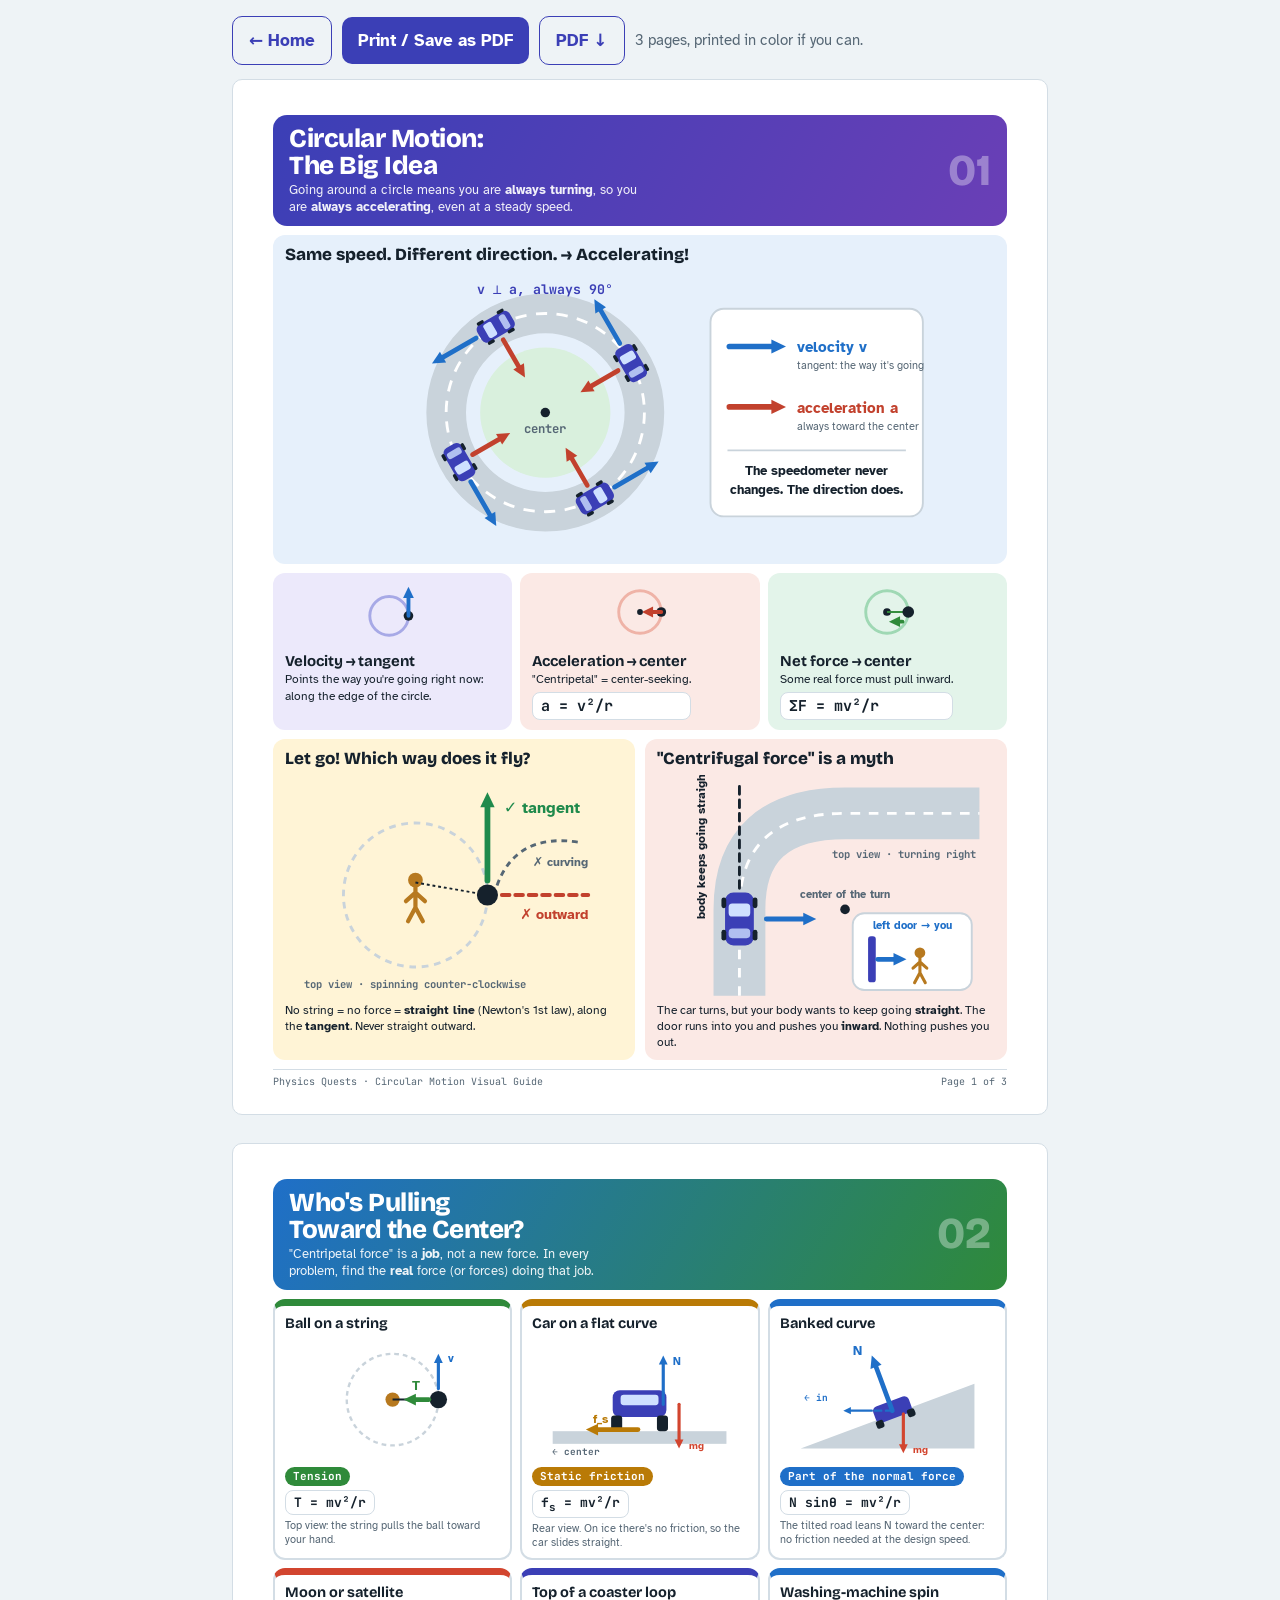
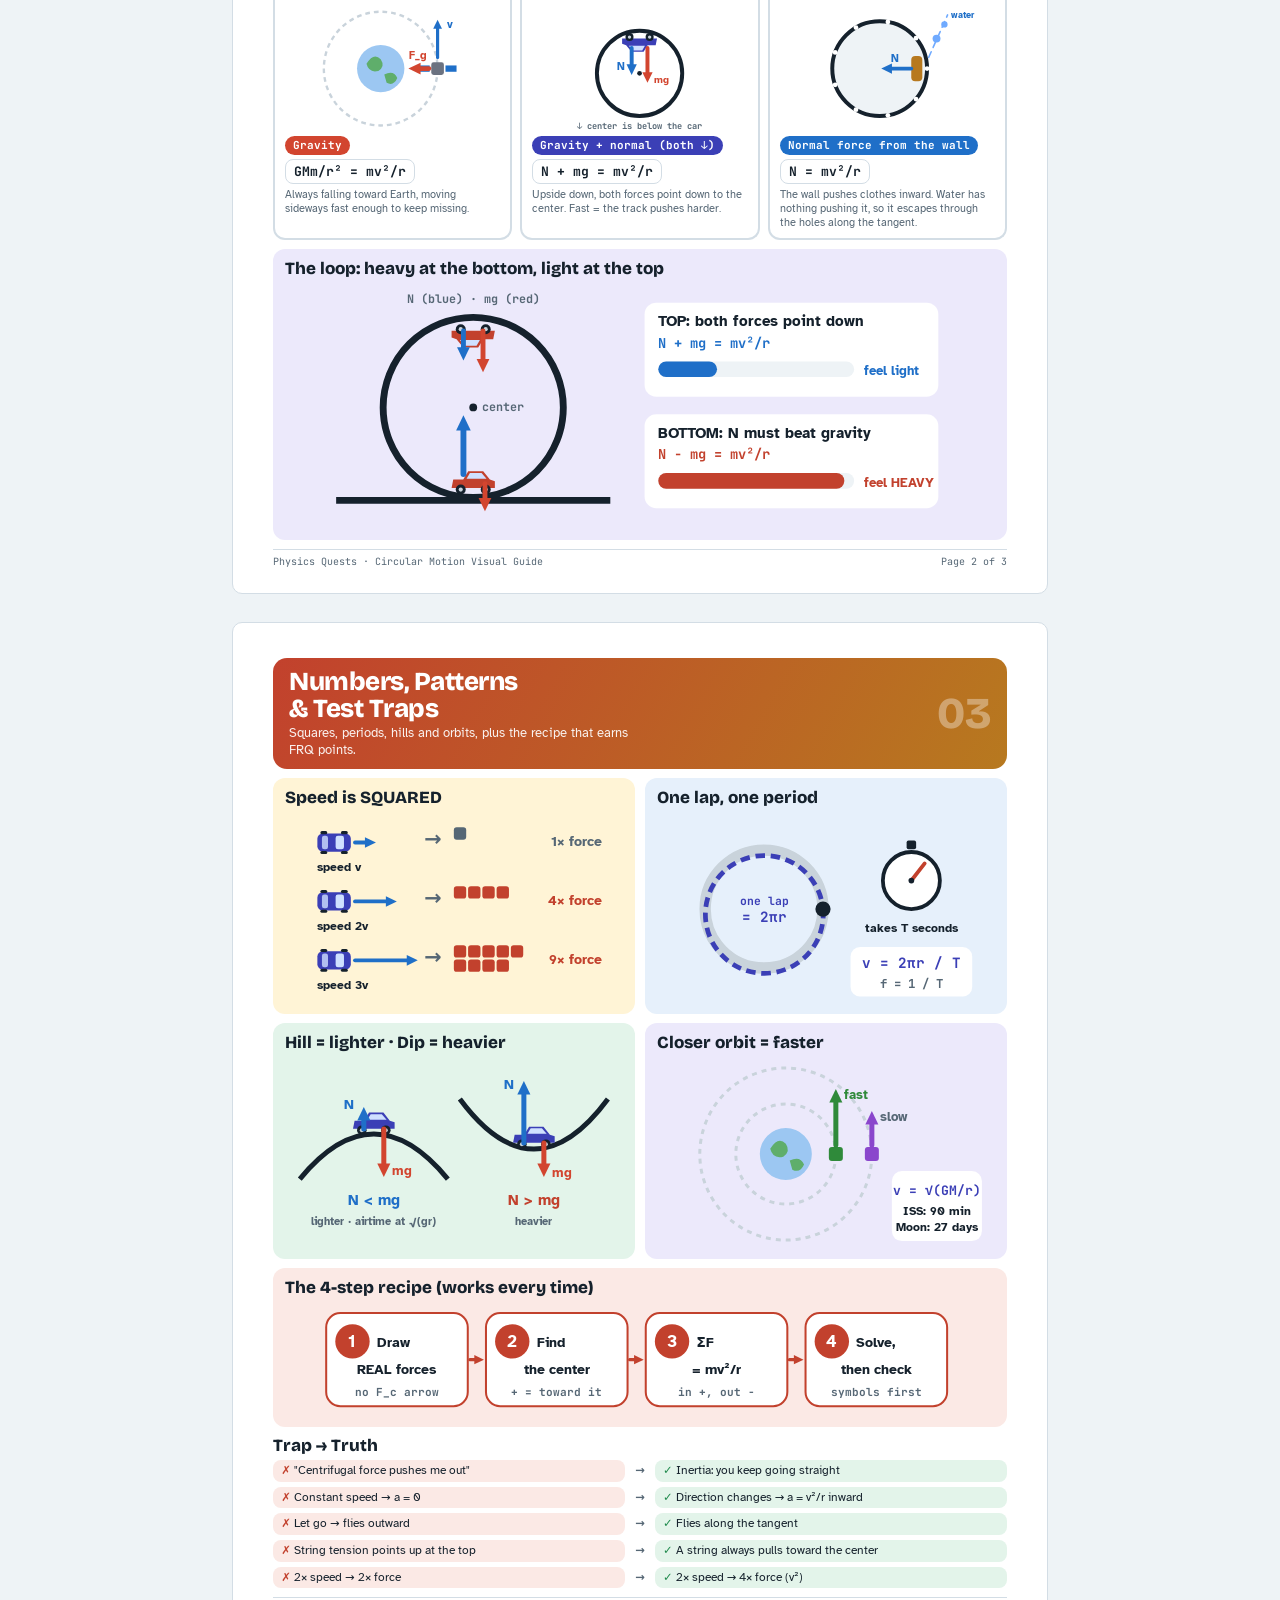
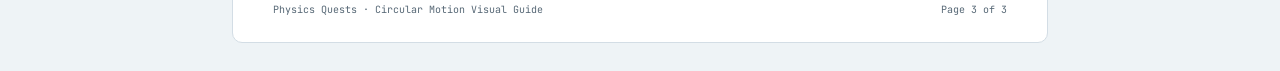
<file: circular-motion-infographic.html>
<!doctype html>
<html lang="en" data-theme="light"><head><meta charset="utf-8"><meta name="viewport" content="width=device-width,initial-scale=1,viewport-fit=cover">
<title>Circular Motion Visual Guide</title>
<link rel="preconnect" href="https://fonts.googleapis.com"><link rel="preconnect" href="https://fonts.gstatic.com" crossorigin>
<link rel="stylesheet" href="https://fonts.googleapis.com/css2?family=Atkinson+Hyperlegible:ital,wght@0,400;0,700;1,400&family=Bricolage+Grotesque:opsz,wght@12..96,600;12..96,800&family=JetBrains+Mono:wght@500;700&display=swap">
<link rel="stylesheet" href="quest.css">
<style>
/* Three US-letter poster pages: big pictures, few words. Force colours match the quests (gravity red, normal blue, friction amber, tension green). */
:root{--sun:#fff4d6;--sky:#e6f0fb;--mint:#e3f4ea;--rose:#fbe9e5;--lilac:#ece9fb}
body{background:var(--bg)}
.tools{max-width:8.5in;margin:16px auto 0;padding:0 16px;display:flex;gap:10px;flex-wrap:wrap;align-items:center}
.page{box-sizing:border-box;width:100%;max-width:8.5in;margin:14px auto 28px;background:#fff;border:1px solid var(--line);border-radius:10px;padding:.36in .42in .26in;display:flex;flex-direction:column;gap:9px;color:var(--ink);font-size:12px;line-height:1.36}
.band{border-radius:14px;padding:10px 16px;color:#fff;background:linear-gradient(120deg,#3b3fb6,#6a3fb6);display:flex;justify-content:space-between;align-items:center;gap:14px}
.band.b2{background:linear-gradient(120deg,#1f6fc8,#2f8a3a)} .band.b3{background:linear-gradient(120deg,#c2412d,#b7791f)}
.band h1{font-size:26px;line-height:1.05;color:#fff} .band p{font-size:12.5px;opacity:.92;max-width:44ch;margin-top:3px}
.band .num{font-family:var(--display);font-weight:800;font-size:44px;line-height:1;opacity:.35}
.page h2{font-family:var(--display);font-size:17px;font-weight:800;margin:0}
.page svg{display:block;width:100%;height:auto;margin:0 auto}
#track{max-height:2.95in} #sling,#myth{max-height:2.3in} .scn svg{max-height:1.3in} #loop{max-height:2.55in}
#scale,#period,#hill,#orbit{max-height:1.98in} #recipe{max-height:1.18in}
.panel{border-radius:12px;padding:10px 12px;display:flex;flex-direction:column;gap:6px;min-width:0}
.sun{background:var(--sun)} .sky{background:var(--sky)} .mint{background:var(--mint)} .rose{background:var(--rose)} .lilac{background:var(--lilac)}
.row2{display:grid;grid-template-columns:repeat(2,minmax(0,1fr));gap:10px} .row3{display:grid;grid-template-columns:repeat(3,minmax(0,1fr));gap:8px}
.idea{display:flex;gap:10px;align-items:flex-start}
.idea .ic{flex:none;width:58px}
.idea b{font-family:var(--display);font-size:15px;display:block}
.eq{font-family:var(--mono);font-weight:700;font-size:15px;background:#fff;border-radius:8px;padding:3px 8px;align-self:flex-start;border:1.5px solid var(--line)}
.scn{border:2px solid var(--line);border-radius:12px;padding:8px 10px;display:flex;flex-direction:column;gap:4px;min-width:0;border-top-width:7px}
.scn b{font-family:var(--display);font-size:14.5px}
.chip{font-family:var(--mono);font-size:11px;font-weight:700;padding:2px 8px;border-radius:99px;color:#fff;align-self:flex-start}
.scn small{color:var(--muted);font-size:11px;line-height:1.28}
.trap{display:grid;grid-template-columns:1fr 18px 1fr;gap:6px;align-items:center;font-size:11.5px}
.trap .x{background:var(--rose);border-radius:8px;padding:3px 8px} .trap .ok{background:var(--mint);border-radius:8px;padding:3px 8px}
.trap .x b{color:var(--bad)} .trap .ok b{color:var(--ok)}
.foot{margin-top:auto;display:flex;justify-content:space-between;border-top:1px solid var(--line);padding-top:5px;font-family:var(--mono);font-size:10px;color:var(--muted)}
@media (max-width:640px){.row2,.row3{grid-template-columns:1fr}.page{padding:16px}.band h1{font-size:24px}.band .num{display:none}}
@media print{
  @page{size:letter;margin:0}
  body{background:#fff}
  .tools{display:none!important}
  .page{margin:0;border:0;border-radius:0;max-width:none;width:8.5in;height:11in;overflow:hidden;break-after:page}
  .page:last-child{break-after:auto}
  *{-webkit-print-color-adjust:exact;print-color-adjust:exact}
}
</style>
</head><body>
<div class="tools">
  <a class="btn ghost" href="index.html" style="text-decoration:none">← Home</a>
  <button type="button" class="btn" onclick="print()">Print / Save as PDF</button>
  <a class="btn ghost" href="printables/circular-motion-visual-guide.pdf" style="text-decoration:none">PDF ↓</a>
  <span class="note">3 pages, printed in color if you can.</span>
</div>

<!-- PAGE 1 -->
<article class="page">
  <div class="band"><div><h1>Circular Motion:<br>The Big Idea</h1><p>Going around a circle means you are <b>always turning</b>, so you are <b>always accelerating</b>, even at a steady speed.</p></div><span class="num">01</span></div>

  <div class="panel sky"><h2>Same speed. Different direction. → Accelerating!</h2><svg id="track" viewBox="0 0 640 300" role="img" aria-label="Car going around a circular track with velocity tangent and acceleration toward the center at four positions"></svg></div>

  <div class="row3">
    <div class="panel lilac idea"><svg class="ic" id="ic1" viewBox="0 0 60 60"></svg><div><b>Velocity → tangent</b>Points the way you're going right now: along the edge of the circle.</div></div>
    <div class="panel rose idea"><svg class="ic" id="ic2" viewBox="0 0 60 60"></svg><div><b>Acceleration → center</b>"Centripetal" = center-seeking.<div class="eq" style="margin-top:4px">a = v²/r</div></div></div>
    <div class="panel mint idea"><svg class="ic" id="ic3" viewBox="0 0 60 60"></svg><div><b>Net force → center</b>Some real force must pull inward.<div class="eq" style="margin-top:4px">ΣF = mv²/r</div></div></div>
  </div>

  <div class="row2">
    <div class="panel sun"><h2>Let go! Which way does it fly?</h2><svg id="sling" viewBox="0 0 320 230" role="img" aria-label="Released ball flies along the tangent, not outward"></svg>
      <p>No string = no force = <b>straight line</b> (Newton's 1st law), along the <b>tangent</b>. Never straight outward.</p></div>
    <div class="panel rose"><h2>"Centrifugal force" is a myth</h2><svg id="myth" viewBox="0 0 320 230" role="img" aria-label="Passenger keeps going straight while the car turns; the door pushes them inward"></svg>
      <p>The car turns, but your body wants to keep going <b>straight</b>. The door runs into you and pushes you <b>inward</b>. Nothing pushes you out.</p></div>
  </div>
  <div class="foot"><span>Physics Quests · Circular Motion Visual Guide</span><span>Page 1 of 3</span></div>
</article>

<!-- PAGE 2 -->
<article class="page">
  <div class="band b2"><div><h1>Who's Pulling<br>Toward the Center?</h1><p>"Centripetal force" is a <b>job</b>, not a new force. In every problem, find the <b>real</b> force (or forces) doing that job.</p></div><span class="num">02</span></div>
  <div class="row3" id="scenes"></div>
  <div class="panel lilac"><h2>The loop: heavy at the bottom, light at the top</h2><svg id="loop" viewBox="0 0 640 250" role="img" aria-label="Roller coaster loop: big normal force at the bottom, small at the top"></svg></div>
  <div class="foot"><span>Physics Quests · Circular Motion Visual Guide</span><span>Page 2 of 3</span></div>
</article>

<!-- PAGE 3 -->
<article class="page">
  <div class="band b3"><div><h1>Numbers, Patterns<br>&amp; Test Traps</h1><p>Squares, periods, hills and orbits, plus the recipe that earns FRQ points.</p></div><span class="num">03</span></div>
  <div class="row2">
    <div class="panel sun"><h2>Speed is SQUARED</h2><svg id="scale" viewBox="0 0 320 200" role="img" aria-label="Doubling speed needs four times the force"></svg></div>
    <div class="panel sky"><h2>One lap, one period</h2><svg id="period" viewBox="0 0 320 200" role="img" aria-label="One lap is 2 pi r and takes T seconds"></svg></div>
  </div>
  <div class="row2">
    <div class="panel mint"><h2>Hill = lighter · Dip = heavier</h2><svg id="hill" viewBox="0 0 320 190" role="img" aria-label="On a hilltop the normal force is smaller than weight; in a dip it is larger"></svg></div>
    <div class="panel lilac"><h2>Closer orbit = faster</h2><svg id="orbit" viewBox="0 0 320 190" role="img" aria-label="Inner satellite moves faster than outer satellite"></svg></div>
  </div>
  <div class="panel rose"><h2>The 4-step recipe (works every time)</h2><svg id="recipe" viewBox="0 0 640 112" role="img" aria-label="Four steps: real-force FBD, find the center, sum of forces equals m v squared over r, solve and check"></svg></div>
  <div style="display:flex;flex-direction:column;gap:5px" id="traps"><h2>Trap → Truth</h2></div>
  <div class="foot"><span>Physics Quests · Circular Motion Visual Guide</span><span>Page 3 of 3</span></div>
</article>

<script>
(() => {
const $ = s => document.querySelector(s);
const C = {grav:"#d2452f", norm:"#1f6fc8", fric:"#b97a06", tens:"#2f8a3a", ink:"#15212c", muted:"#566775", ok:"#1f8a4c", bad:"#c2412d", acc:"#3b3fb6", road:"#c9d3db", vel:"#1f6fc8"};
/* thick poster arrow */
const A = (x1,y1,x2,y2,c,w=5) => { const a = Math.atan2(y2-y1,x2-x1), h = 4+w*2.2, s = .45;
  return `<line x1="${x1}" y1="${y1}" x2="${x2-h*.7*Math.cos(a)}" y2="${y2-h*.7*Math.sin(a)}" stroke="${c}" stroke-width="${w}" stroke-linecap="round"/><polygon points="${x2},${y2} ${x2-h*Math.cos(a-s)},${y2-h*Math.sin(a-s)} ${x2-h*Math.cos(a+s)},${y2-h*Math.sin(a+s)}" fill="${c}"/>`; };
const T = (x,y,t,c=C.ink,sz=14,anc="middle",wt=700,fam="var(--body)") => `<text x="${x}" y="${y}" text-anchor="${anc}" fill="${c}" style="font:${wt} ${sz}px ${fam}">${t}</text>`;
const M = (x,y,t,c=C.ink,sz=13,anc="middle") => T(x,y,t,c,sz,anc,700,"var(--mono)");
const dash = (x1,y1,x2,y2,c,w=3) => `<line x1="${x1}" y1="${y1}" x2="${x2}" y2="${y2}" stroke="${c}" stroke-width="${w}" stroke-dasharray="8 6" stroke-linecap="round"/>`;
/* top-view car pointing along +x before rotation */
const carTop = (x,y,deg,col="#3b3fb6",s=1) => `<g transform="translate(${x} ${y}) rotate(${deg}) scale(${s})"><rect x="-22" y="-12" width="44" height="24" rx="7" fill="${col}"/><rect x="2" y="-9" width="11" height="18" rx="3" fill="#cfe0ff"/><rect x="-16" y="-9" width="8" height="18" rx="3" fill="#cfe0ff" opacity=".8"/><rect x="-18" y="-15" width="9" height="4" rx="2" fill="#15212c"/><rect x="9" y="-15" width="9" height="4" rx="2" fill="#15212c"/><rect x="-18" y="11" width="9" height="4" rx="2" fill="#15212c"/><rect x="9" y="11" width="9" height="4" rx="2" fill="#15212c"/></g>`;
/* side-view car sitting on (x,y), tilted deg */
const carSide = (x,y,deg=0,col="#3b3fb6",s=1) => `<g transform="translate(${x} ${y}) rotate(${deg}) scale(${s})"><path d="M -26 -8 L -24 -18 L -12 -18 L -6 -28 L 12 -28 L 20 -18 L 26 -16 L 26 -8 Z" fill="${col}"/><path d="M -4 -26 L 10 -26 L 16 -19 L -8 -19 Z" fill="#cfe0ff"/><circle cx="-15" cy="-6" r="6" fill="#15212c"/><circle cx="15" cy="-6" r="6" fill="#15212c"/><circle cx="-15" cy="-6" r="2.5" fill="#c9d3db"/><circle cx="15" cy="-6" r="2.5" fill="#c9d3db"/></g>`;
const person = (x,y,col="#b7791f",s=1) => `<g transform="translate(${x} ${y}) scale(${s})"><circle cx="0" cy="-26" r="7" fill="${col}"/><path d="M 0 -19 L 0 0 M 0 -14 L -9 -6 M 0 -14 L 9 -6 M 0 0 L -7 13 M 0 0 L 7 13" stroke="${col}" stroke-width="4" stroke-linecap="round" fill="none"/></g>`;
const earth = (x,y,r) => `<circle cx="${x}" cy="${y}" r="${r}" fill="#9cc7f2"/><path d="M ${x-r*.6} ${y-r*.2} q ${r*.3} ${-r*.5} ${r*.6} ${-r*.2} q ${r*.2} ${r*.3} ${-r*.1} ${r*.5} q ${-r*.4} ${r*.1} ${-r*.5} ${-r*.3} Z M ${x+r*.15} ${y+r*.25} q ${r*.4} ${-r*.2} ${r*.55} ${r*.15} q ${-r*.15} ${r*.35} ${-r*.45} ${r*.2} Z" fill="#5fae6b"/>`;

/* ---------- PAGE 1 ---------- */
(() => { const cx = 220, cy = 150, R = 105; let s = `<circle cx="${cx}" cy="${cy}" r="${R}" fill="none" stroke="${C.road}" stroke-width="42"/><circle cx="${cx}" cy="${cy}" r="${R}" fill="none" stroke="#fff" stroke-width="3" stroke-dasharray="12 10"/><circle cx="${cx}" cy="${cy}" r="${R-36}" fill="#d9f0dd"/>`;
  s += `<circle cx="${cx}" cy="${cy}" r="5" fill="${C.ink}"/>` + M(cx, cy+22, "center", C.muted, 13);
  [30, 120, 210, 300].forEach(d => { const th = d*Math.PI/180, x = cx+R*Math.cos(th), y = cy-R*Math.sin(th), vx = -Math.sin(th), vy = -Math.cos(th), ux = (cx-x)/R, uy = (cy-y)/R;
    s += carTop(x, y, Math.atan2(vy,vx)*180/Math.PI, "#3b3fb6", .9) + A(x+vx*24, y+vy*24, x+vx*78, y+vy*78, C.vel, 5) + A(x+ux*16, y+uy*16, x+ux*62, y+uy*62, C.bad, 5); });
  s += `<g transform="translate(395 40)"><rect width="225" height="220" rx="14" fill="#fff" stroke="${C.road}" stroke-width="2"/>`+
    A(20,40,80,40,C.vel,6)+T(92,46,"velocity v",C.vel,16,"start")+T(92,64,"tangent: the way it's going",C.muted,12,"start",400)+
    A(20,104,80,104,C.bad,6)+T(92,110,"acceleration a",C.bad,16,"start")+T(92,128,"always toward the center",C.muted,12,"start",400)+
    `<line x1="18" y1="150" x2="207" y2="150" stroke="${C.road}" stroke-width="2"/>`+T(112,176,"The speedometer never",C.ink,14)+T(112,196,"changes. The direction does.",C.ink,14)+`</g>`;
  s += M(cx,24,"v ⟂ a, always 90°",C.acc,14);
  $("#track").innerHTML = s;
  $("#ic1").innerHTML = `<circle cx="26" cy="34" r="20" fill="none" stroke="#a7a9e6" stroke-width="3"/><circle cx="46" cy="34" r="5" fill="${C.ink}"/>`+A(46,34,46,4,C.vel,4);
  $("#ic2").innerHTML = `<circle cx="30" cy="30" r="22" fill="none" stroke="#efb3a7" stroke-width="3"/><circle cx="52" cy="30" r="5" fill="${C.ink}"/>`+A(52,30,32,30,C.bad,4)+`<circle cx="30" cy="30" r="3" fill="${C.ink}"/>`;
  $("#ic3").innerHTML = `<circle cx="30" cy="30" r="22" fill="none" stroke="#9fd8b4" stroke-width="3"/><circle cx="30" cy="30" r="4" fill="${C.ink}"/><line x1="30" y1="30" x2="52" y2="30" stroke="${C.tens}" stroke-width="2"/><circle cx="52" cy="30" r="6" fill="${C.ink}"/>`+A(46,40,32,40,C.tens,4);
  /* sling: athlete at center, ball released at the right */
  let g = `<circle cx="120" cy="125" r="75" fill="none" stroke="${C.road}" stroke-width="3" stroke-dasharray="7 6"/>` + person(120,138,"#b7791f",1.1) + `<line x1="120" y1="112" x2="195" y2="125" stroke="${C.ink}" stroke-width="2" stroke-dasharray="3 3"/><circle cx="195" cy="125" r="11" fill="${C.ink}"/>`;
  g += A(195,110,195,18,C.ok,6) + T(212,40,"✓ tangent",C.ok,17,"start",800);
  g += dash(210,125,300,125,C.bad,4) + T(300,150,"✗ outward",C.bad,15,"end",800);
  g += `<path d="M 205 115 Q 225 60 290 70" fill="none" stroke="${C.muted}" stroke-width="3" stroke-dasharray="6 5"/>` + T(300,95,"✗ curving",C.muted,13,"end",700);
  g += M(120,222,"top view · spinning counter-clockwise",C.muted,11);
  $("#sling").innerHTML = g;
  /* myth: right turn (heading up, curving right). The body keeps going straight; the left door pushes the rider right, toward the center. */
  let m = `<path d="M 70 230 L 70 140 Q 70 40 180 40 L 320 40" fill="none" stroke="${C.road}" stroke-width="54"/><path d="M 70 230 L 70 140 Q 70 40 180 40 L 320 40" fill="none" stroke="#fff" stroke-width="3" stroke-dasharray="10 9"/>`;
  m += carTop(70, 150, -90, "#3b3fb6", 1.25) + dash(70, 118, 70, 6, C.ink, 3) + `<text transform="translate(34 150) rotate(-90)" fill="${C.ink}" style="font:700 12px var(--body)">body keeps going straight ↑</text>`;
  m += `<circle cx="180" cy="140" r="5" fill="${C.ink}"/>` + T(180,128,"center of the turn",C.muted,11,"middle",700) + A(98,150,150,150,C.norm,5);
  m += `<g transform="translate(250 180)"><rect x="-62" y="-36" width="124" height="80" rx="12" fill="#fff" stroke="${C.road}" stroke-width="2"/><rect x="-46" y="-12" width="8" height="48" rx="3" fill="#3b3fb6"/>${person(8,26,"#b7791f",.8)}`+A(-36,12,-6,12,C.norm,5)+T(0,-20,"left door → you",C.norm,11.5,"middle",800)+`</g>`;
  m += M(316,86,"top view · turning right",C.muted,11,"end");
  $("#myth").innerHTML = m;
})();

/* ---------- PAGE 2 ---------- */
(() => {
  const SC = [
    {t:"Ball on a string", f:"Tension", c:C.tens, eq:"T = mv²/r", n:"Top view: the string pulls the ball toward your hand.",
     s:`<circle cx="120" cy="78" r="58" fill="none" stroke="${C.road}" stroke-width="3" stroke-dasharray="6 5"/><circle cx="120" cy="78" r="9" fill="#b7791f"/><line x1="120" y1="78" x2="178" y2="78" stroke="${C.ink}" stroke-width="2.5"/><circle cx="178" cy="78" r="11" fill="${C.ink}"/>`+A(166,78,134,78,C.tens,6)+T(150,66,"T",C.tens,16)+A(178,64,178,20,C.vel,4)+T(190,30,"v",C.vel,14,"start")},
    {t:"Car on a flat curve", f:"Static friction", c:C.fric, eq:"f<sub>s</sub> = mv²/r", n:"Rear view. On ice there's no friction, so the car slides straight.",
     s:`<rect x="10" y="118" width="220" height="16" fill="${C.road}"/>`+M(40,148,"← center",C.muted,12)+`<g transform="translate(120 92)"><rect x="-34" y="-26" width="68" height="34" rx="9" fill="#3b3fb6"/><rect x="-24" y="-20" width="48" height="13" rx="4" fill="#cfe0ff"/><rect x="-36" y="6" width="14" height="20" rx="4" fill="${C.ink}"/><rect x="22" y="6" width="14" height="20" rx="4" fill="${C.ink}"/></g>`+A(118,116,52,116,C.fric,6)+T(70,108,"f_s",C.fric,15)+A(150,84,150,22,C.norm,4)+T(162,34,"N",C.norm,14,"start")+A(170,84,170,140,C.grav,4)+T(182,140,"mg",C.grav,13,"start")},
    {t:"Banked curve", f:"Part of the normal force", c:C.norm, eq:"N sinθ = mv²/r", n:"The tilted road leans N toward the center: no friction needed at the design speed.",
     s:`<polygon points="10,140 230,140 230,58" fill="${C.road}"/><g transform="translate(130 101) rotate(-20.4)"><rect x="-24" y="-22" width="48" height="22" rx="6" fill="#3b3fb6"/><rect x="-26" y="-4" width="10" height="10" rx="3" fill="${C.ink}"/><rect x="16" y="-4" width="10" height="10" rx="3" fill="${C.ink}"/></g>`+A(126,92,100,22,C.norm,6)+T(88,22,"N",C.norm,16,"end")+dash(126,92,100,92,C.norm,3)+A(100,92,64,92,C.norm,3)+M(30,80,"← in",C.norm,12)+A(140,96,140,146,C.grav,4)+T(152,146,"mg",C.grav,13,"start")},
    {t:"Moon or satellite", f:"Gravity", c:C.grav, eq:"GMm/r² = mv²/r", n:"Always falling toward Earth, moving sideways fast enough to keep missing.",
     s:earth(105,78,30)+`<circle cx="105" cy="78" r="72" fill="none" stroke="${C.road}" stroke-width="3" stroke-dasharray="6 5"/><g transform="translate(177 78)"><rect x="-8" y="-8" width="16" height="16" rx="3" fill="#6b7280"/><rect x="-24" y="-4" width="14" height="8" fill="#1f6fc8"/><rect x="10" y="-4" width="14" height="8" fill="#1f6fc8"/></g>`+A(166,78,140,78,C.grav,6)+T(152,66,"F_g",C.grav,14)+A(177,64,177,16,C.vel,4)+T(189,26,"v",C.vel,14,"start")},
    {t:"Top of a coaster loop", f:"Gravity + normal (both ↓)", c:C.acc, eq:"N + mg = mv²/r", n:"Upside down, both forces point down to the center. Fast = the track pushes harder.",
     s:`<circle cx="120" cy="84" r="54" fill="none" stroke="${C.ink}" stroke-width="5"/><circle cx="120" cy="84" r="3" fill="${C.ink}"/>`+carSide(120,33,180,"#3b3fb6",.85)+A(110,52,110,86,C.norm,5)+T(102,80,"N",C.norm,14,"end")+A(130,52,130,96,C.grav,5)+T(138,96,"mg",C.grav,13,"start")+M(120,154,"↓ center is below the car",C.muted,11)},
    {t:"Washing-machine spin", f:"Normal force from the wall", c:C.norm, eq:"N = mv²/r", n:"The wall pushes clothes inward. Water has nothing pushing it, so it escapes through the holes along the tangent.",
     s:`<circle cx="110" cy="78" r="60" fill="#eef3f6" stroke="${C.ink}" stroke-width="5"/>`+[0,40,80,120,160,200,240,280,320].map(d=>{const a=d*Math.PI/180;return `<circle cx="${110+60*Math.cos(a)}" cy="${78-60*Math.sin(a)}" r="3" fill="#fff"/>`;}).join("")+`<rect x="150" y="62" width="14" height="32" rx="5" fill="#b7791f"/>`+A(150,78,112,78,C.norm,5)+T(130,70,"N",C.norm,14)+`<circle cx="182" cy="40" r="5" fill="#6faaff"/><circle cx="192" cy="22" r="4" fill="#6faaff"/>`+dash(172,64,196,10,"#6faaff",2)+T(200,14,"water",C.vel,12,"start")}
  ];
  $("#scenes").innerHTML = SC.map(s => `<div class="scn" style="border-top-color:${s.c}"><b>${s.t}</b><svg viewBox="0 0 240 158" role="img" aria-label="${s.t}">${s.s}</svg><span class="chip" style="background:${s.c}">${s.f}</span><span class="eq" style="font-size:13px">${s.eq}</span><small>${s.n}</small></div>`).join("");
  /* loop: rider at top and bottom with scale-style "feels like" meters */
  const cx = 150, cy = 125, R = 92;
  let s = `<circle cx="${cx}" cy="${cy}" r="${R}" fill="none" stroke="${C.ink}" stroke-width="7"/><line x1="10" y1="${cy+R+3}" x2="290" y2="${cy+R+3}" stroke="${C.ink}" stroke-width="7"/><circle cx="${cx}" cy="${cy}" r="4" fill="${C.ink}"/>` + M(cx+30, cy+4, "center", C.muted, 12);
  s += carSide(cx, cy-R+7, 180, "#c2412d", .85) + A(cx-10, cy-R+14, cx-10, cy-R+44, C.norm, 5) + A(cx+10, cy-R+14, cx+10, cy-R+56, C.grav, 5);
  s += carSide(cx, cy+R-3, 0, "#c2412d", .85) + A(cx-10, cy+R-24, cx-10, cy+R-84, C.norm, 6) + A(cx+12, cy+R-14, cx+12, cy+R+14, C.grav, 5);
  const meter = (x,y,frac,lab,col,eq,feel) => `<g transform="translate(${x} ${y})"><rect width="300" height="96" rx="12" fill="#fff"/>`+T(14,24,lab,C.ink,15,"start",800)+M(14,46,eq,col,14,"start")+`<rect x="14" y="60" width="200" height="16" rx="8" fill="#eef3f6"/><rect x="14" y="60" width="${200*frac}" height="16" rx="8" fill="${col}"/>`+T(224,74,feel,col,13,"start",800)+`</g>`;
  s += meter(325, 18, .3, "TOP: both forces point down", C.norm, "N + mg = mv²/r", "feel light");
  s += meter(325, 132, .95, "BOTTOM: N must beat gravity", C.bad, "N − mg = mv²/r", "feel HEAVY");
  s += M(cx, 18, "N (blue) · mg (red)", C.muted, 12);
  $("#loop").innerHTML = s;
})();

/* ---------- PAGE 3 ---------- */
(() => {
  /* scaling: block counts show F ∝ v² and F ∝ 1/r */
  const blocks = (x,y,n,col) => Array.from({length:n},(_,i)=>`<rect x="${x+(i%5)*15}" y="${y+Math.floor(i/5)*15}" width="13" height="13" rx="3" fill="${col}"/>`).join("");
  let s = "";
  [[1,"speed v","1×",C.muted],[2,"speed 2v","4×",C.bad],[3,"speed 3v","9×",C.bad]].forEach(([k,lab,f,col],i)=>{ const y = 14+i*62;
    s += carTop(34,y+16,0,"#3b3fb6",.8) + A(56,y+16,56+k*22,y+16,C.vel,4) + T(16,y+46,lab,C.ink,13,"start",800) + T(138,y+20,"→",C.muted,22) + blocks(160,y,k*k,col) + T(316,y+20,f+" force",col,15,"end",800); });
  $("#scale").innerHTML = s;
  /* period: one lap ribbon + stopwatch */
  let p = `<circle cx="95" cy="100" r="62" fill="none" stroke="${C.road}" stroke-width="12"/><path d="M 157 100 A 62 62 0 1 1 156.9 99" fill="none" stroke="${C.acc}" stroke-width="5" stroke-dasharray="10 6"/><circle cx="157" cy="100" r="8" fill="${C.ink}"/>`+M(95,96,"one lap",C.acc,12)+M(95,114,"= 2πr",C.acc,15);
  p += `<g transform="translate(250 70)"><circle r="30" fill="#fff" stroke="${C.ink}" stroke-width="4"/><rect x="-5" y="-42" width="10" height="9" rx="2" fill="${C.ink}"/><line x1="0" y1="0" x2="14" y2="-18" stroke="${C.bad}" stroke-width="4" stroke-linecap="round"/><circle r="3" fill="${C.ink}"/></g>`+T(250,124,"takes T seconds",C.ink,13,"middle",800);
  p += `<rect x="186" y="140" width="128" height="52" rx="10" fill="#fff"/>`+M(250,162,"v = 2πr / T",C.acc,15)+M(250,183,"f = 1 / T",C.muted,13);
  $("#period").innerHTML = p;
  /* hill vs dip */
  let h = `<path d="M 6 120 Q 80 30 154 120" fill="none" stroke="${C.ink}" stroke-width="5"/>`+carSide(80,76,0,"#3b3fb6",.8)+A(70,70,70,48,C.norm,5)+T(60,50,"N",C.norm,14,"end")+A(90,70,90,118,C.grav,5)+T(98,116,"mg",C.grav,13,"start")+T(80,146,"N < mg",C.norm,15,"middle",800)+T(80,166,"lighter · airtime at √(gr)",C.muted,11,"middle",700);
  h += `<path d="M 166 40 Q 240 140 314 40" fill="none" stroke="${C.ink}" stroke-width="5"/>`+carSide(240,90,0,"#3b3fb6",.8)+A(230,84,230,22,C.norm,5)+T(220,30,"N",C.norm,14,"end")+A(250,84,250,118,C.grav,5)+T(258,118,"mg",C.grav,13,"start")+T(240,146,"N > mg",C.bad,15,"middle",800)+T(240,166,"heavier",C.muted,11,"middle",700);
  $("#hill").innerHTML = h;
  /* orbits */
  let o = earth(120,95,26)+`<circle cx="120" cy="95" r="50" fill="none" stroke="${C.road}" stroke-width="3" stroke-dasharray="5 5"/><circle cx="120" cy="95" r="86" fill="none" stroke="${C.road}" stroke-width="3" stroke-dasharray="5 5"/>`;
  o += `<rect x="163" y="88" width="14" height="14" rx="3" fill="${C.tens}"/>`+A(170,86,170,30,C.tens,5)+T(178,40,"fast",C.tens,13,"start",800);
  o += `<rect x="199" y="88" width="14" height="14" rx="3" fill="#8a46cc"/>`+A(206,86,206,52,"#8a46cc",5)+T(214,62,"slow",C.muted,13,"start",800);
  o += `<rect x="226" y="112" width="90" height="70" rx="10" fill="#fff"/>`+M(271,136,"v = √(GM/r)",C.acc,13)+T(271,156,"ISS: 90 min",C.ink,11.5)+T(271,172,"Moon: 27 days",C.ink,11.5);
  $("#orbit").innerHTML = o;
  /* recipe flow */
  const steps = [["1","Draw REAL forces","no F_c arrow"],["2","Find the center","+ = toward it"],["3","ΣF = mv²/r","in +, out −"],["4","Solve, then check","symbols first"]];
  let r = ""; steps.forEach(([n,a,b],i)=>{ const x = 10+i*158; r += `<rect x="${x}" y="10" width="140" height="92" rx="14" fill="#fff" stroke="${C.bad}" stroke-width="2"/><circle cx="${x+26}" cy="38" r="17" fill="${C.bad}"/>`+T(x+26,44,n,"#fff",17,"middle",800)+T(x+50,44,a.split(" ")[0],C.ink,14,"start",800)+T(x+70,70,a.split(" ").slice(1).join(" "),C.ink,14,"middle",800)+M(x+70,92,b,C.muted,11);
    if (i<3) r += A(x+142,56,x+156,56,C.bad,3); });
  $("#recipe").innerHTML = r;
  const TR = [["\"Centrifugal force pushes me out\"","Inertia: you keep going straight"],["Constant speed → a = 0","Direction changes → a = v²/r inward"],["Let go → flies outward","Flies along the tangent"],["String tension points up at the top","A string always pulls toward the center"],["2× speed → 2× force","2× speed → 4× force (v²)"]];
  $("#traps").innerHTML += TR.map(([x,ok])=>`<div class="trap"><span class="x"><b>✗</b> ${x}</span><span style="text-align:center;font-weight:800;color:var(--muted)">→</span><span class="ok"><b>✓</b> ${ok}</span></div>`).join("");
})();
})();
</script>
</body></html>
</file>
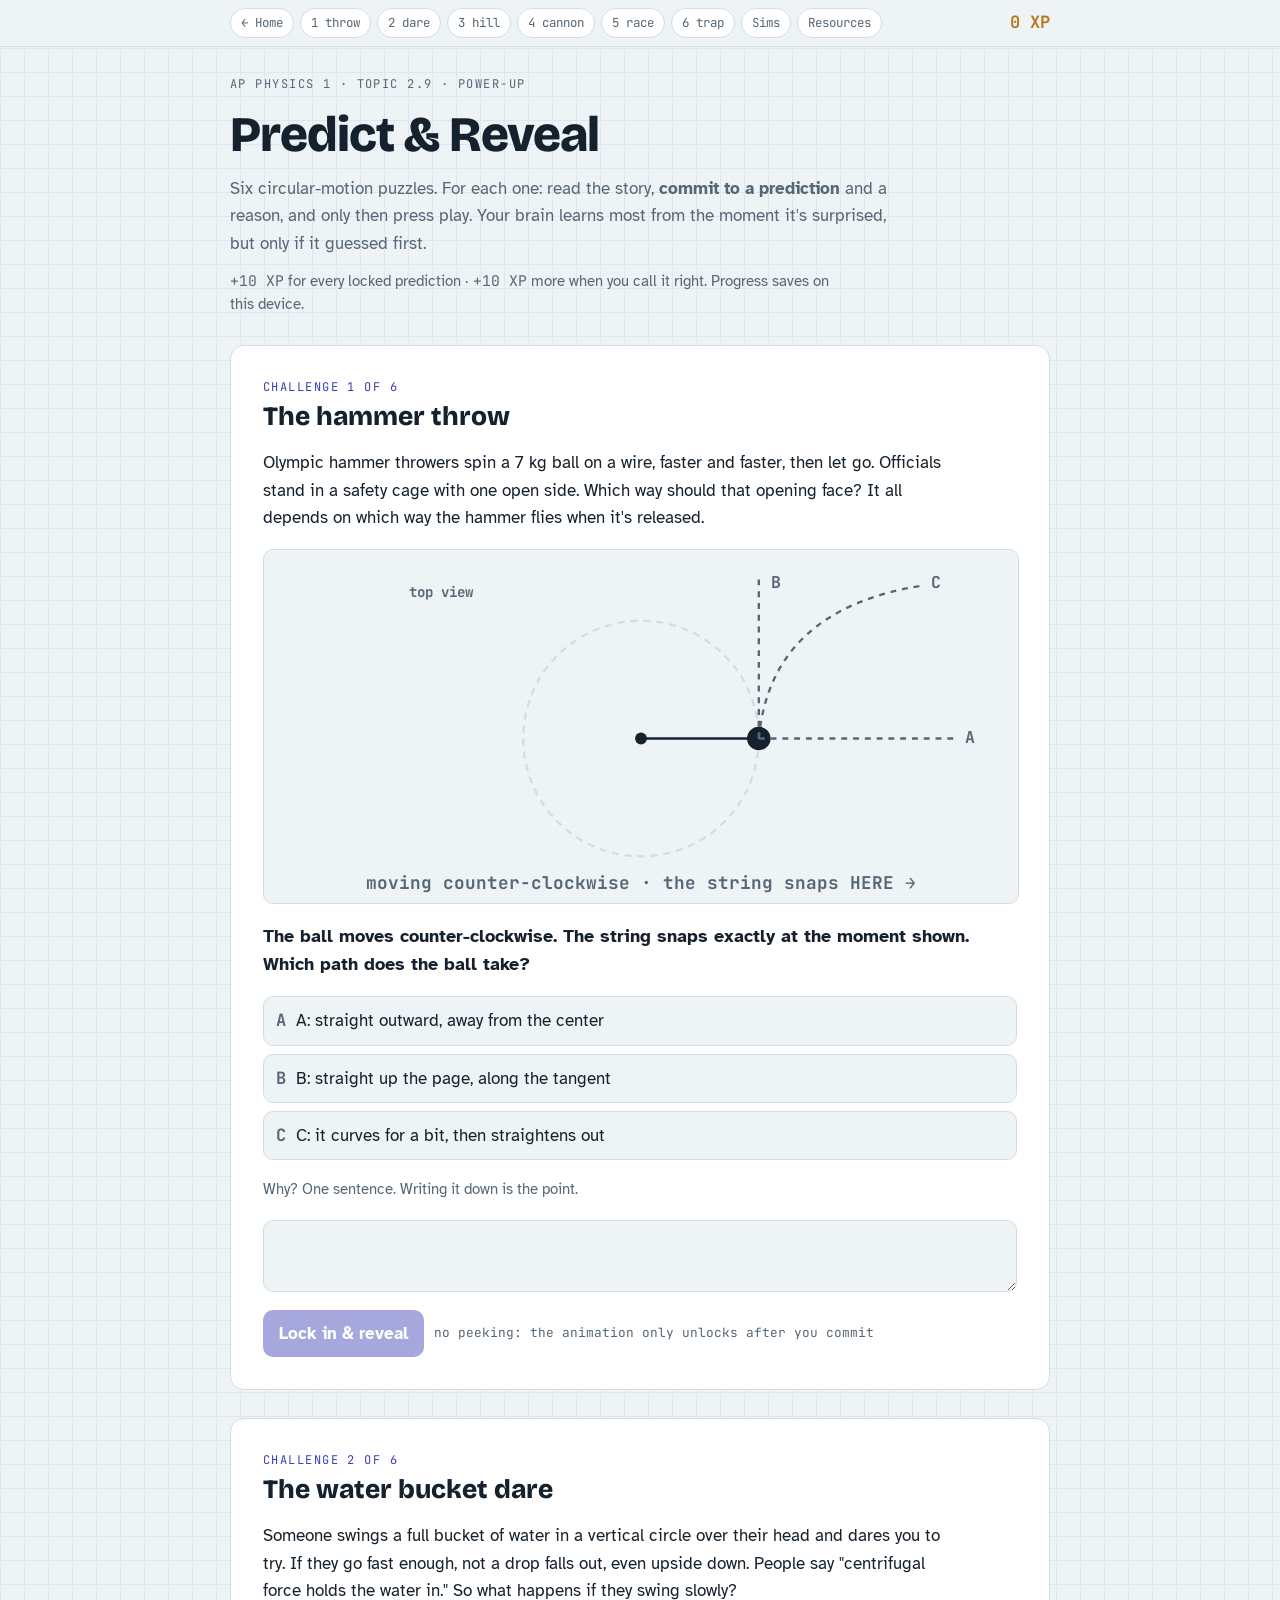
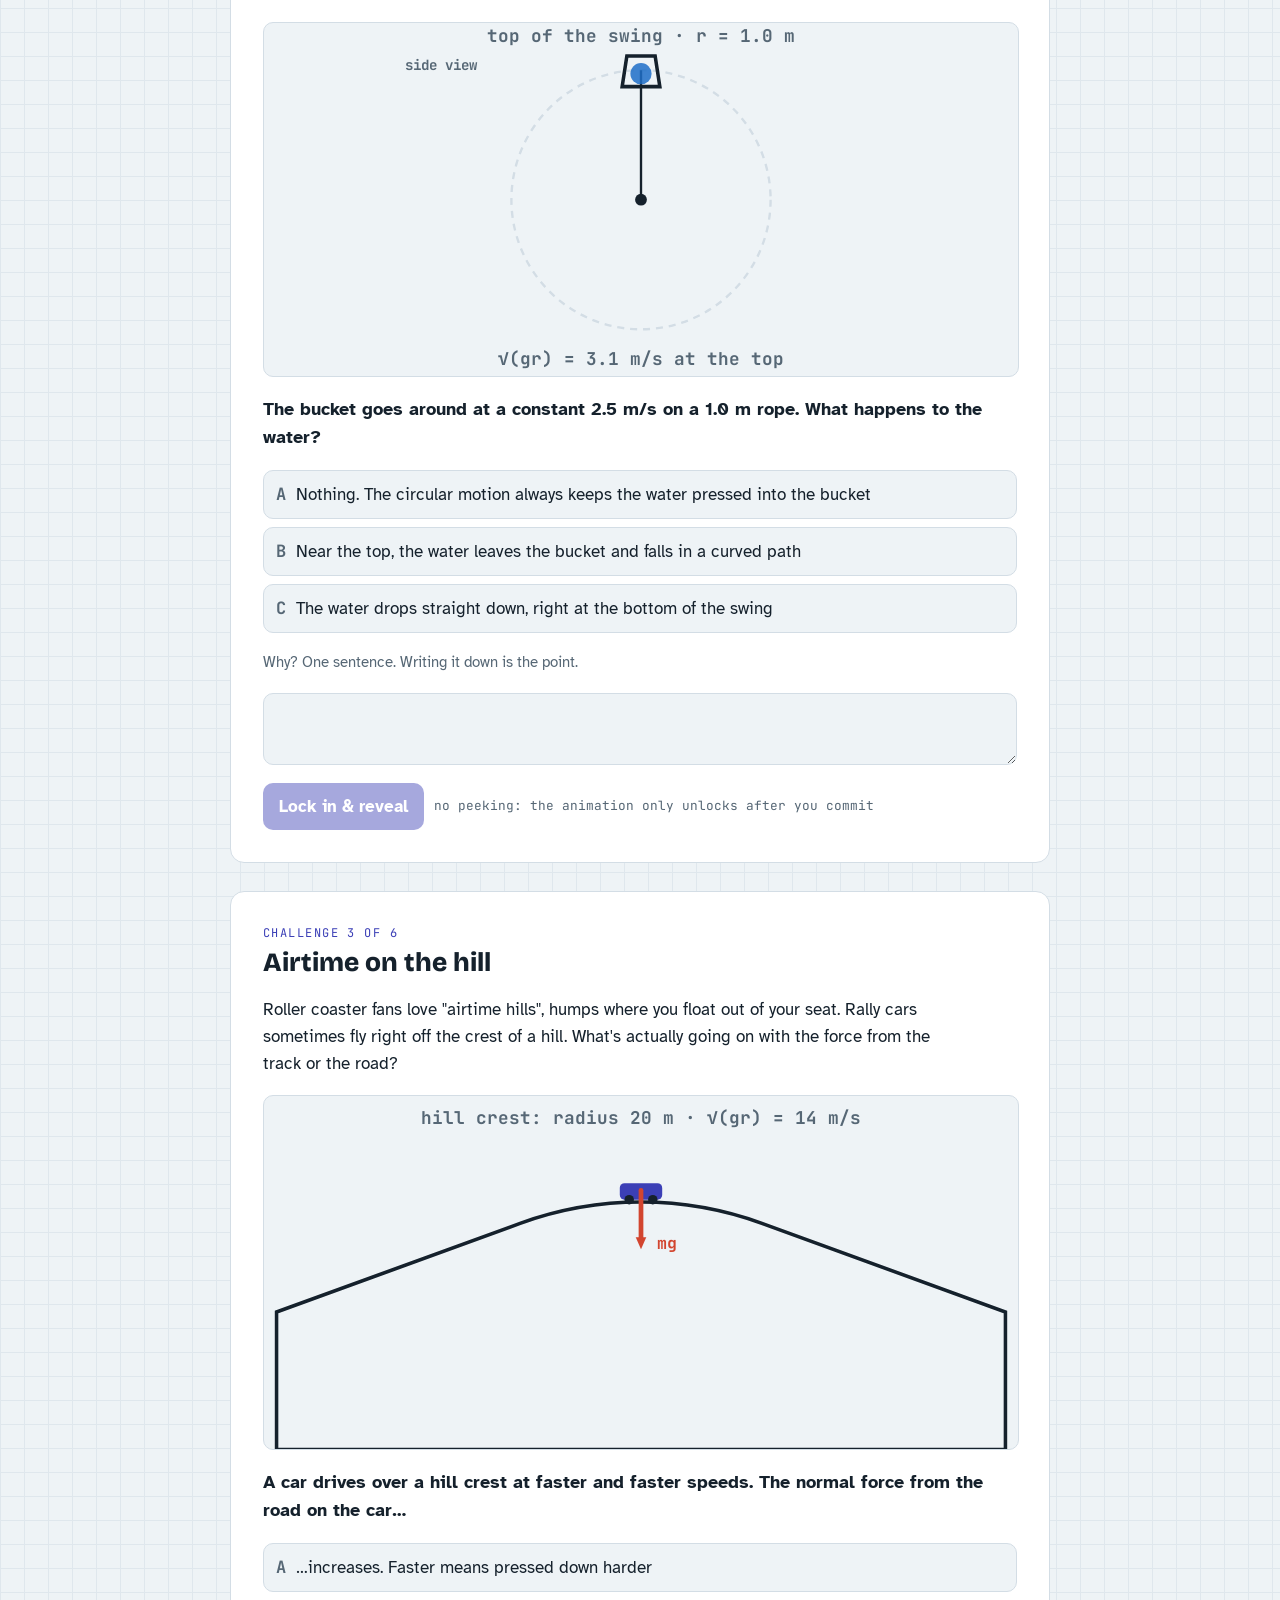
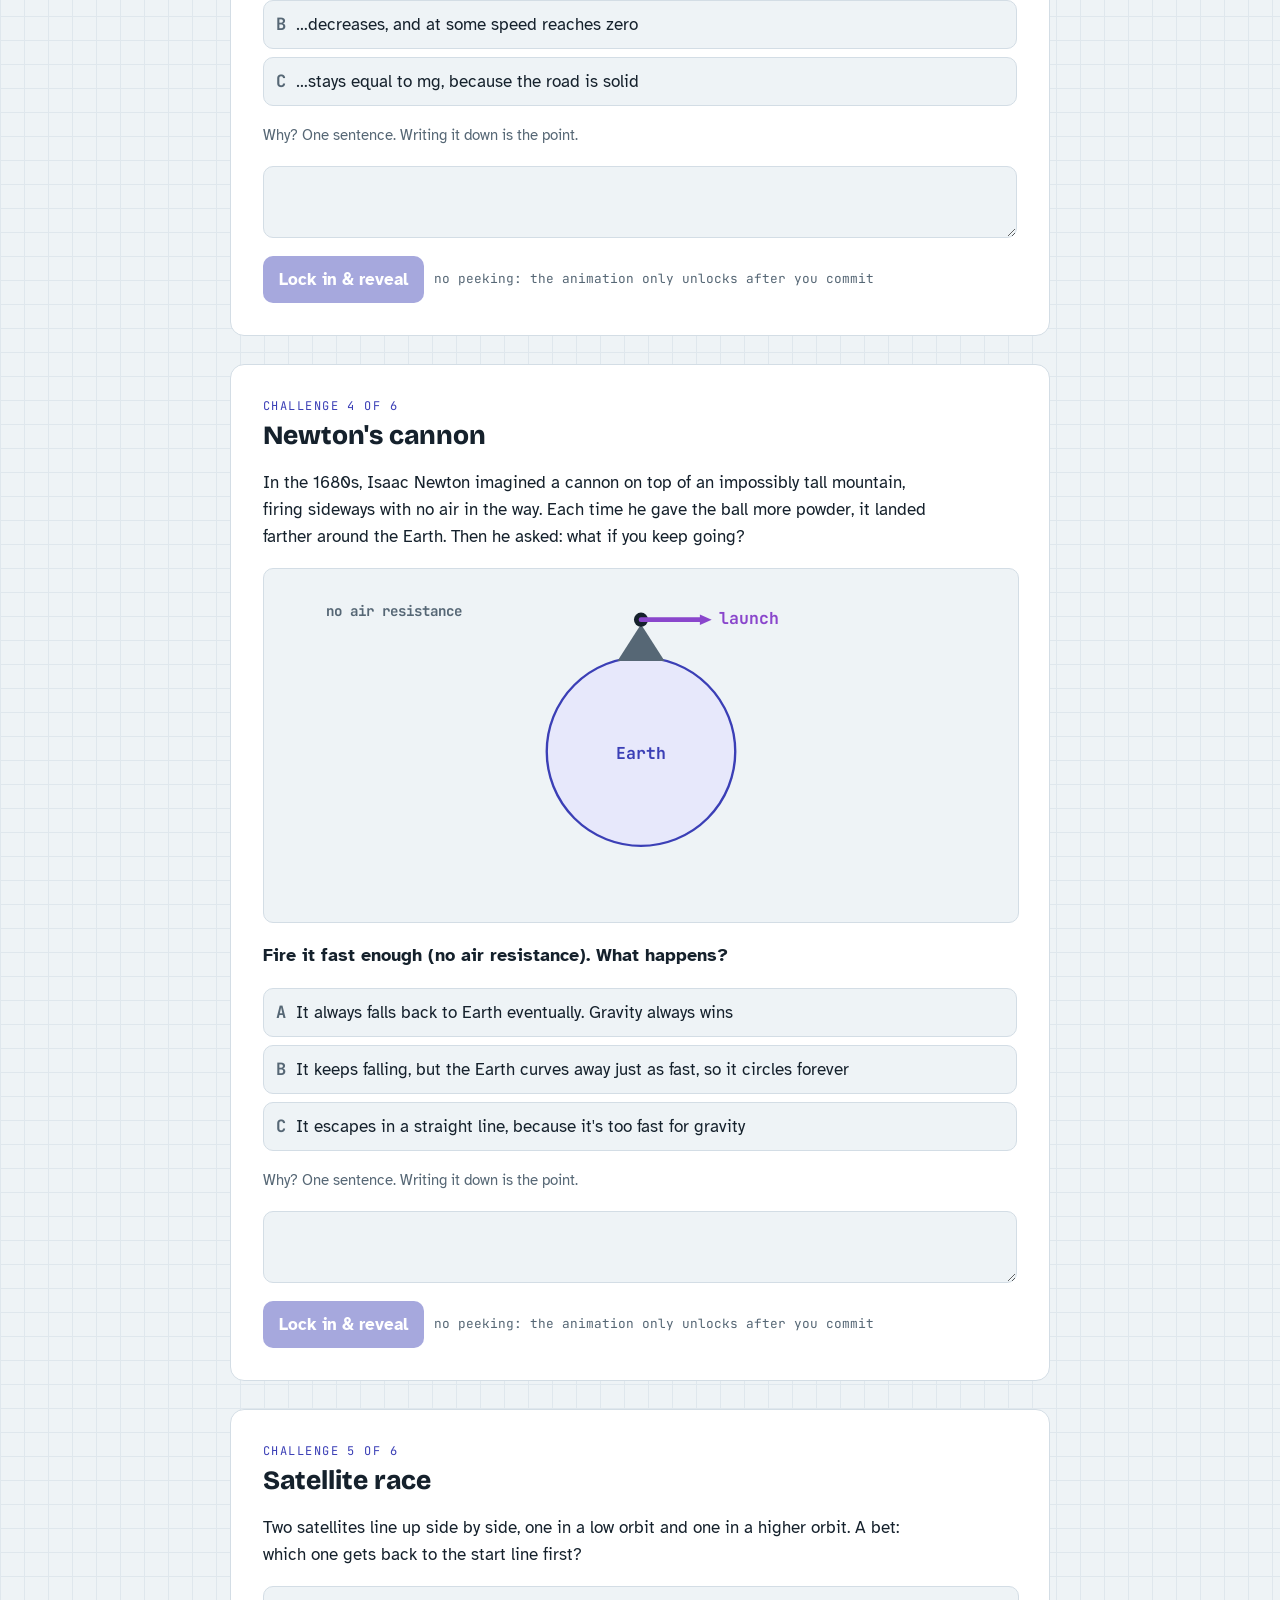
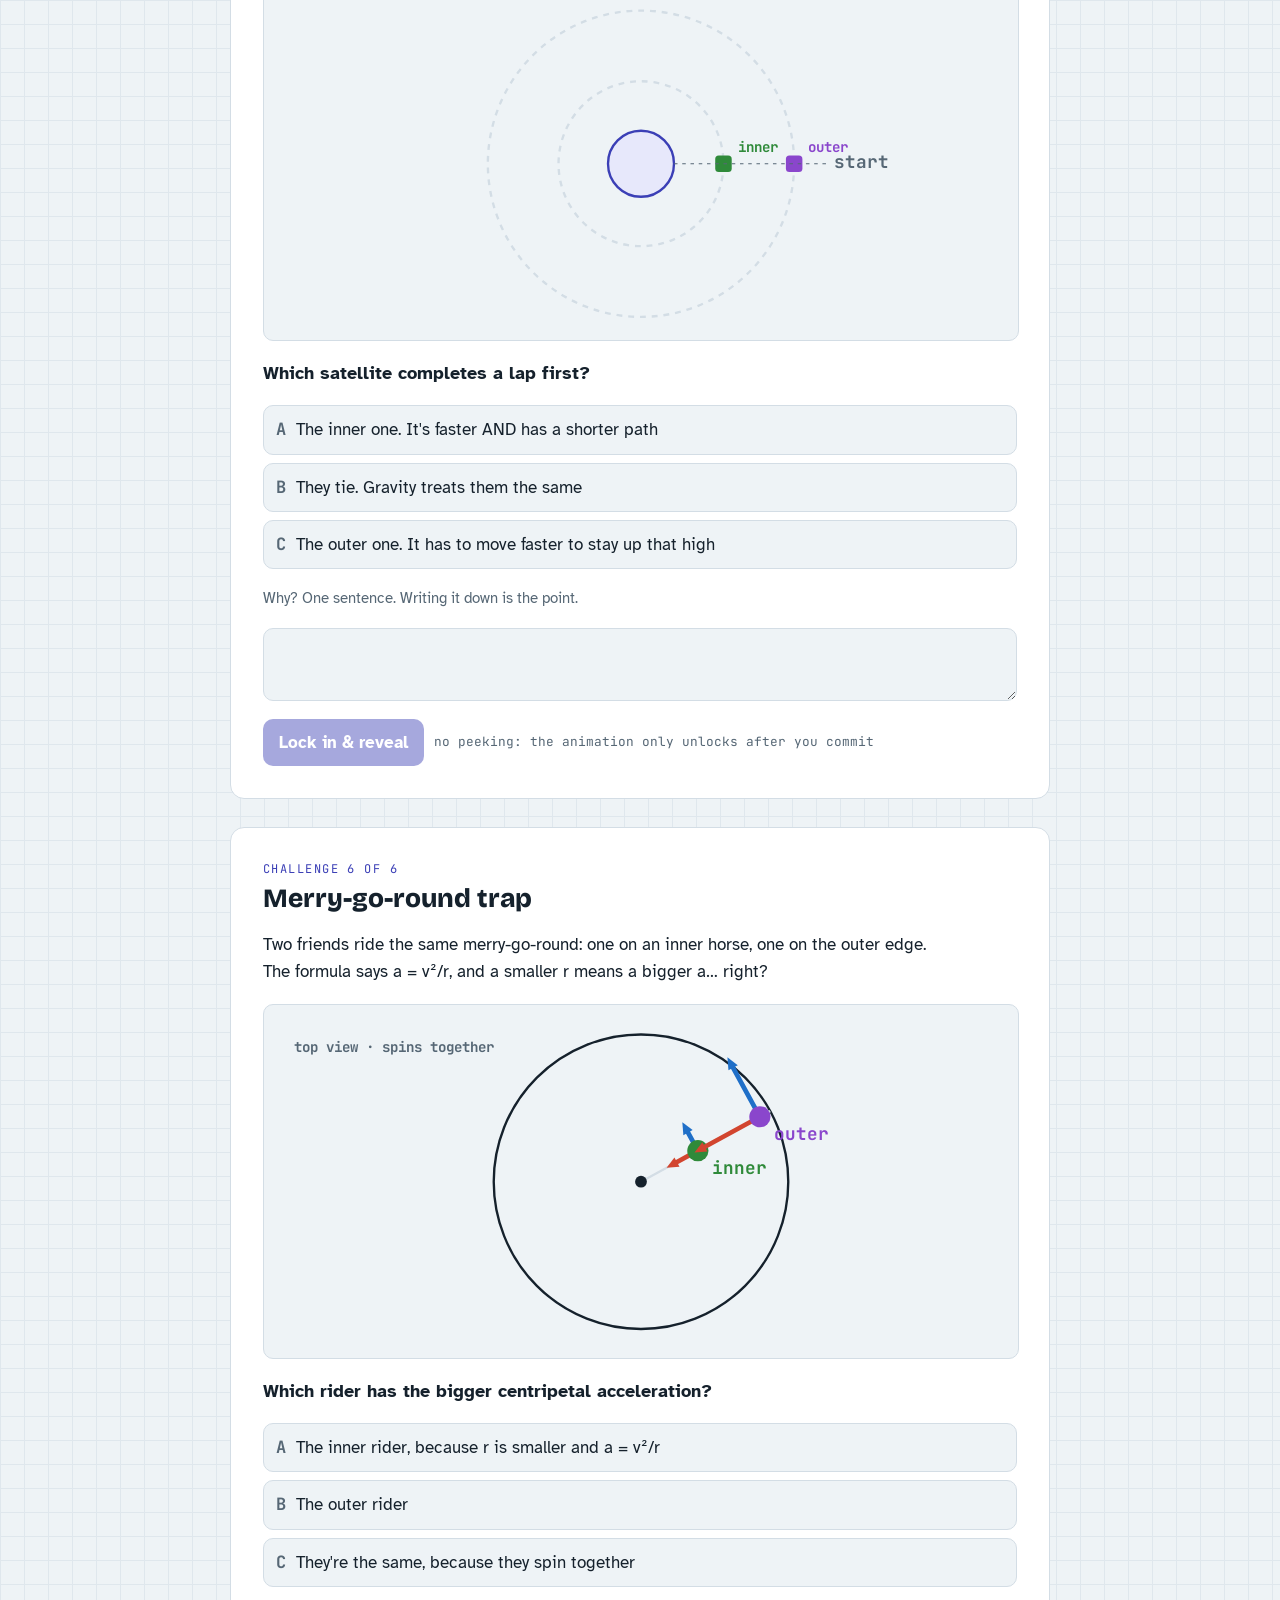
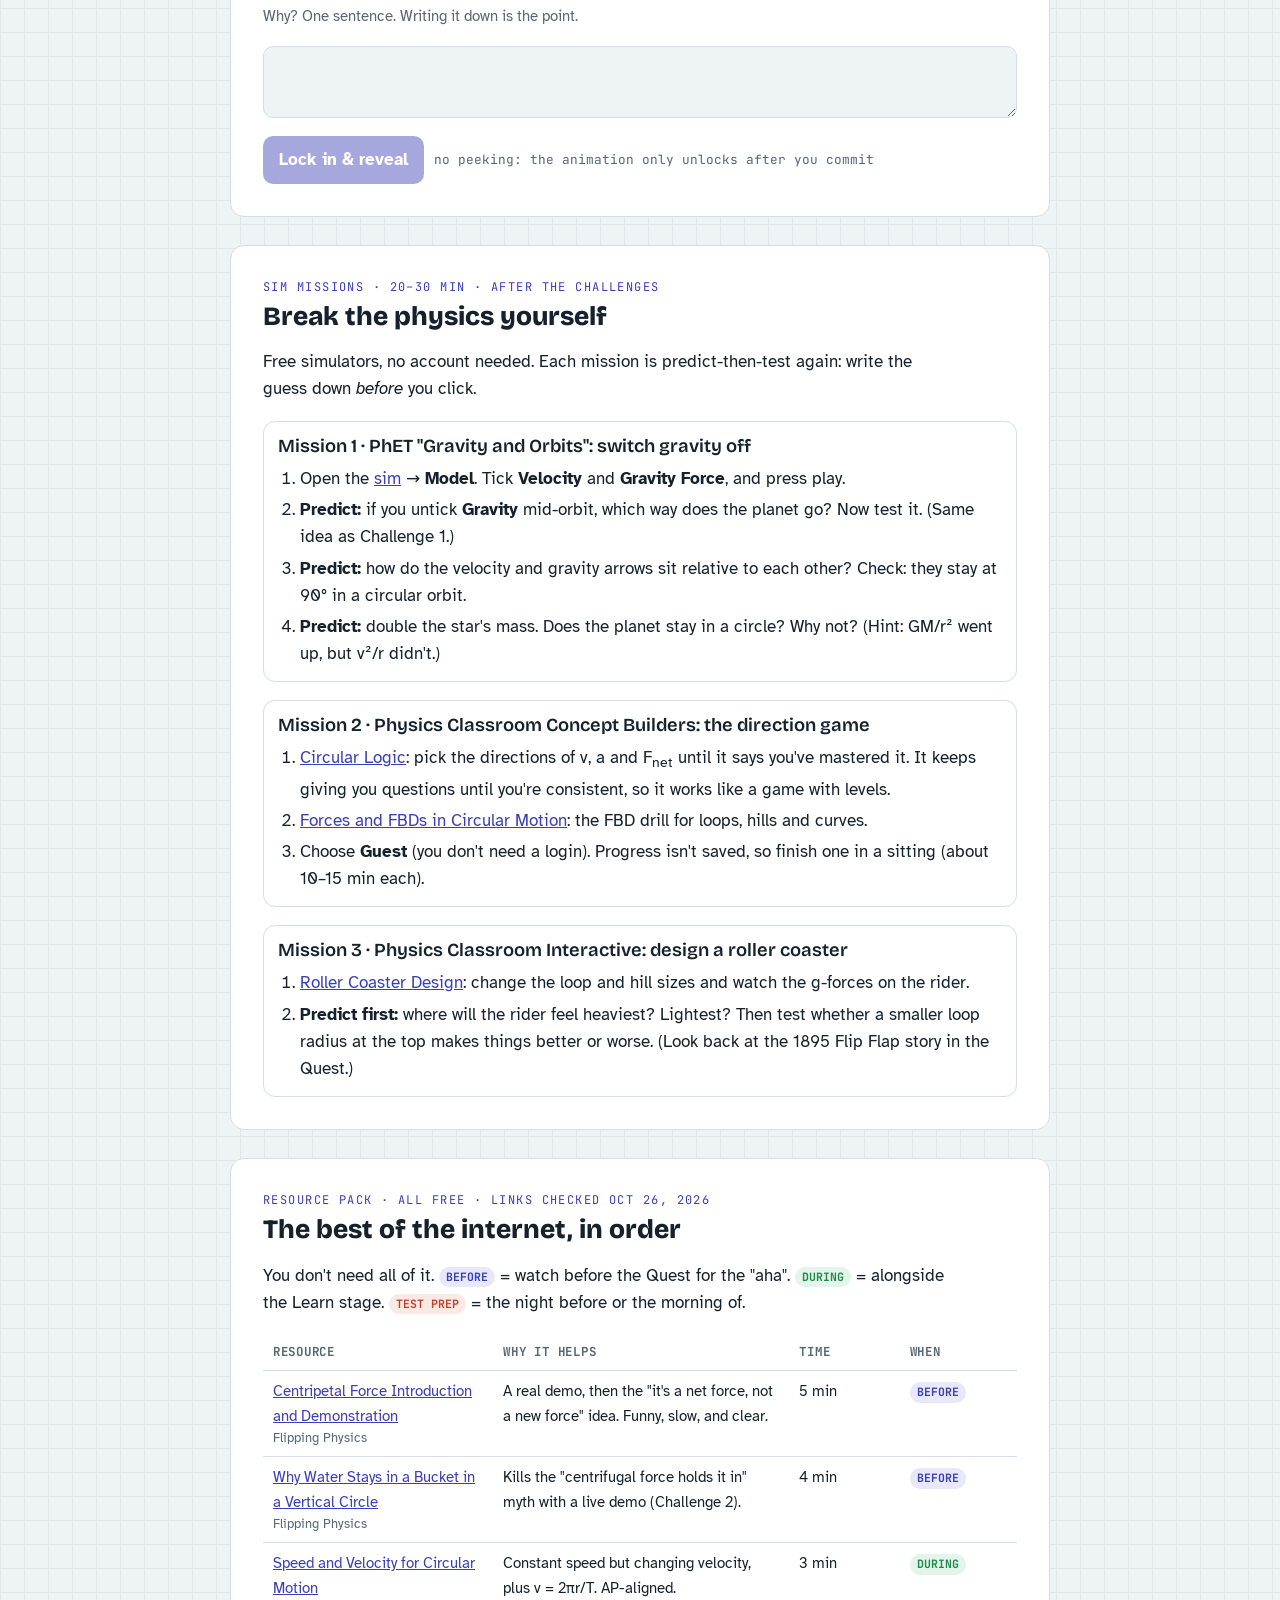
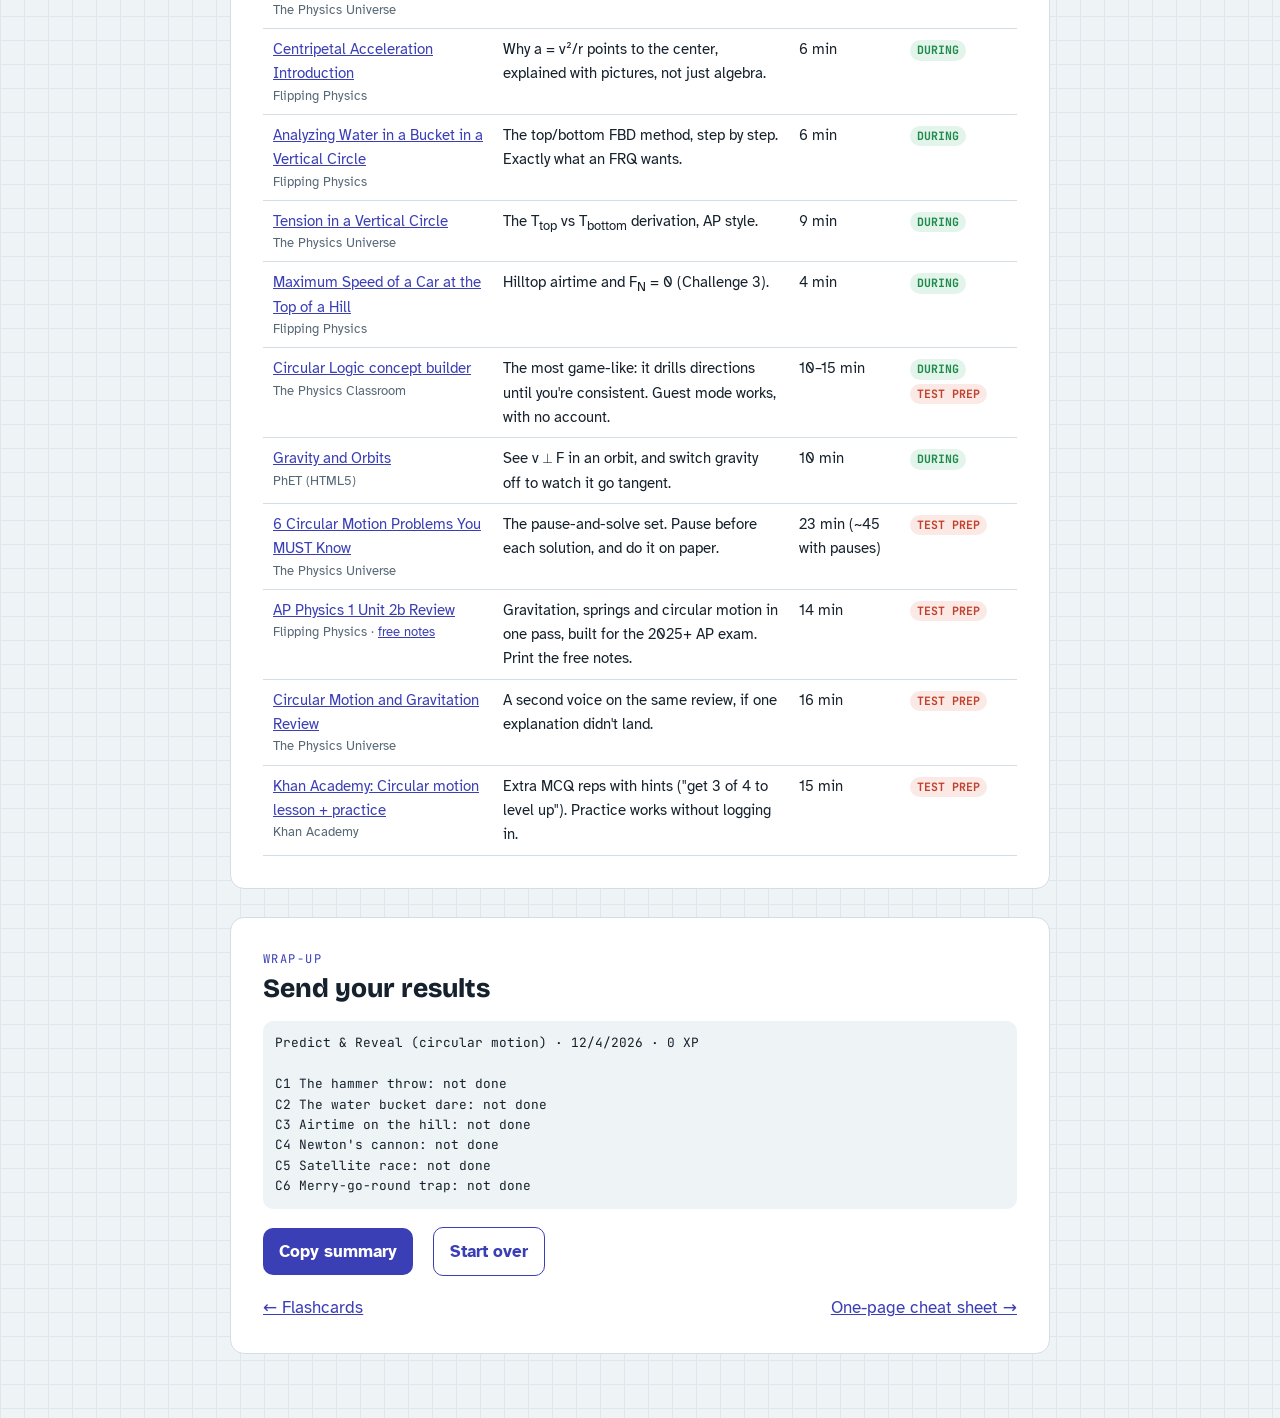
<file: circular-motion-predict.html>
<!doctype html>
<html lang="en"><head><meta charset="utf-8"><meta name="viewport" content="width=device-width,initial-scale=1,viewport-fit=cover">
<title>Predict and Reveal</title>
<link rel="preconnect" href="https://fonts.googleapis.com"><link rel="preconnect" href="https://fonts.gstatic.com" crossorigin>
<link rel="stylesheet" href="https://fonts.googleapis.com/css2?family=Atkinson+Hyperlegible:ital,wght@0,400;0,700;1,400&family=Bricolage+Grotesque:opsz,wght@12..96,600;12..96,800&family=JetBrains+Mono:wght@500;700&display=swap">
<link rel="stylesheet" href="quest.css">
<style>
/* Each challenge: story → still frame → lock a prediction → the animation plays the truth. */
.chal{display:flex;flex-direction:column;gap:14px}
.chal .scene{display:block}
.locked-note{font-family:var(--mono);font-size:.8rem;color:var(--muted)}
.reveal-box{display:flex;flex-direction:column;gap:10px;border-top:1px dashed var(--line);padding-top:14px}
.irl{border-left:3px solid var(--xp);padding-left:10px;font-size:.95rem}
.res td:first-child{min-width:150px}
.res td small{display:block;color:var(--muted)}
.when{font-family:var(--mono);font-size:.72rem;font-weight:700;padding:1px 7px;border-radius:99px;white-space:nowrap;display:inline-block;margin:1px 0}
.when.pre{background:var(--accent-soft);color:var(--accent)} .when.dur{background:var(--ok-soft);color:var(--ok)} .when.test{background:var(--bad-soft);color:var(--bad)}
.mission{border:1px solid var(--line);border-radius:12px;padding:14px;display:flex;flex-direction:column;gap:8px}
.mission ol{margin:0;padding-left:1.3em;display:flex;flex-direction:column;gap:4px}
</style>
</head><body>
<nav class="bar" aria-label="Challenges"><div class="bar-in">
  <div class="levels" id="levels"></div>
  <div class="xp" aria-live="polite"><span id="xp">0</span> XP</div></div></nav>

<main class="wrap">
  <header class="hero">
    <span class="eyebrow">AP Physics 1 · Topic 2.9 · Power-up</span>
    <h1>Predict &amp; Reveal</h1>
    <p>Six circular-motion puzzles. For each one: read the story, <strong>commit to a prediction</strong> and a reason, and only then press play. Your brain learns most from the moment it's surprised, but only if it guessed first.</p>
    <p class="note"><span class="mono">+10 XP</span> for every locked prediction · <span class="mono">+10 XP</span> more when you call it right. Progress saves on this device.</p>
  </header>

  <div id="chals" style="display:flex;flex-direction:column;gap:28px"></div>

  <section class="stage" id="missions">
    <div class="stage-head"><span class="eyebrow">Sim missions · 20–30 min · after the challenges</span><h2>Break the physics yourself</h2></div>
    <p class="lead">Free simulators, no account needed. Each mission is predict-then-test again: write the guess down <em>before</em> you click.</p>
    <div class="mission"><h3>Mission 1 · PhET "Gravity and Orbits": switch gravity off</h3>
      <ol><li>Open the <a href="https://phet.colorado.edu/sims/html/gravity-and-orbits/latest/gravity-and-orbits_all.html" target="_blank" rel="noopener">sim</a> → <b>Model</b>. Tick <b>Velocity</b> and <b>Gravity Force</b>, and press play.</li>
        <li><b>Predict:</b> if you untick <b>Gravity</b> mid-orbit, which way does the planet go? Now test it. (Same idea as Challenge 1.)</li>
        <li><b>Predict:</b> how do the velocity and gravity arrows sit relative to each other? Check: they stay at 90° in a circular orbit.</li>
        <li><b>Predict:</b> double the star's mass. Does the planet stay in a circle? Why not? (Hint: GM/r² went up, but v²/r didn't.)</li></ol></div>
    <div class="mission"><h3>Mission 2 · Physics Classroom Concept Builders: the direction game</h3>
      <ol><li><a href="https://www.physicsclassroom.com/concept-builder/circular-and-satellite-motion/circular-logic/launch" target="_blank" rel="noopener">Circular Logic</a>: pick the directions of v, a and F<sub>net</sub> until it says you've mastered it. It keeps giving you questions until you're consistent, so it works like a game with levels.</li>
        <li><a href="https://www.physicsclassroom.com/concept-builder/circular-and-satellite-motion/forces-free-body-diagrams-circular-motion/launch" target="_blank" rel="noopener">Forces and FBDs in Circular Motion</a>: the FBD drill for loops, hills and curves.</li>
        <li>Choose <b>Guest</b> (you don't need a login). Progress isn't saved, so finish one in a sitting (about 10–15 min each).</li></ol></div>
    <div class="mission"><h3>Mission 3 · Physics Classroom Interactive: design a roller coaster</h3>
      <ol><li><a href="https://www.physicsclassroom.com/interactive/circular-and-satellite-motion/roller-coaster-design/launch" target="_blank" rel="noopener">Roller Coaster Design</a>: change the loop and hill sizes and watch the g-forces on the rider.</li>
        <li><b>Predict first:</b> where will the rider feel heaviest? Lightest? Then test whether a smaller loop radius at the top makes things better or worse. (Look back at the 1895 Flip Flap story in the Quest.)</li></ol></div>
  </section>

  <section class="stage" id="resources">
    <div class="stage-head"><span class="eyebrow">Resource pack · all free · links checked Oct 26, 2026</span><h2>The best of the internet, in order</h2></div>
    <p class="lead">You don't need all of it. <span class="when pre">BEFORE</span> = watch before the Quest for the "aha". <span class="when dur">DURING</span> = alongside the Learn stage. <span class="when test">TEST PREP</span> = the night before or the morning of.</p>
    <div class="tbl"><table class="res">
      <thead><tr><th>Resource</th><th>Why it helps</th><th>Time</th><th>When</th></tr></thead>
      <tbody>
        <tr><td><a href="https://www.youtube.com/watch?v=jtg8q5rrZoU" target="_blank" rel="noopener">Centripetal Force Introduction and Demonstration</a><small>Flipping Physics</small></td><td>A real demo, then the "it's a net force, not a new force" idea. Funny, slow, and clear.</td><td>5 min</td><td><span class="when pre">BEFORE</span></td></tr>
        <tr><td><a href="https://www.youtube.com/watch?v=Zulw5bQ18Kk" target="_blank" rel="noopener">Why Water Stays in a Bucket in a Vertical Circle</a><small>Flipping Physics</small></td><td>Kills the "centrifugal force holds it in" myth with a live demo (Challenge 2).</td><td>4 min</td><td><span class="when pre">BEFORE</span></td></tr>
        <tr><td><a href="https://www.youtube.com/watch?v=bYqNjPIpEcY" target="_blank" rel="noopener">Speed and Velocity for Circular Motion</a><small>The Physics Universe</small></td><td>Constant speed but changing velocity, plus v = 2πr/T. AP-aligned.</td><td>3 min</td><td><span class="when dur">DURING</span></td></tr>
        <tr><td><a href="https://www.youtube.com/watch?v=RHmrcxQCbwg" target="_blank" rel="noopener">Centripetal Acceleration Introduction</a><small>Flipping Physics</small></td><td>Why a = v²/r points to the center, explained with pictures, not just algebra.</td><td>6 min</td><td><span class="when dur">DURING</span></td></tr>
        <tr><td><a href="https://www.youtube.com/watch?v=2RQKmu-UEe0" target="_blank" rel="noopener">Analyzing Water in a Bucket in a Vertical Circle</a><small>Flipping Physics</small></td><td>The top/bottom FBD method, step by step. Exactly what an FRQ wants.</td><td>6 min</td><td><span class="when dur">DURING</span></td></tr>
        <tr><td><a href="https://www.youtube.com/watch?v=zfYBV3O7l58" target="_blank" rel="noopener">Tension in a Vertical Circle</a><small>The Physics Universe</small></td><td>The T<sub>top</sub> vs T<sub>bottom</sub> derivation, AP style.</td><td>9 min</td><td><span class="when dur">DURING</span></td></tr>
        <tr><td><a href="https://www.youtube.com/watch?v=NH72nlsr_D4" target="_blank" rel="noopener">Maximum Speed of a Car at the Top of a Hill</a><small>Flipping Physics</small></td><td>Hilltop airtime and F<sub>N</sub> = 0 (Challenge 3).</td><td>4 min</td><td><span class="when dur">DURING</span></td></tr>
        <tr><td><a href="https://www.physicsclassroom.com/concept-builder/circular-and-satellite-motion/circular-logic/launch" target="_blank" rel="noopener">Circular Logic concept builder</a><small>The Physics Classroom</small></td><td>The most game-like: it drills directions until you're consistent. Guest mode works, with no account.</td><td>10–15 min</td><td><span class="when dur">DURING</span> <span class="when test">TEST PREP</span></td></tr>
        <tr><td><a href="https://phet.colorado.edu/sims/html/gravity-and-orbits/latest/gravity-and-orbits_all.html" target="_blank" rel="noopener">Gravity and Orbits</a><small>PhET (HTML5)</small></td><td>See v ⟂ F in an orbit, and switch gravity off to watch it go tangent.</td><td>10 min</td><td><span class="when dur">DURING</span></td></tr>
        <tr><td><a href="https://www.youtube.com/watch?v=3hUqzUqTYeQ" target="_blank" rel="noopener">6 Circular Motion Problems You MUST Know</a><small>The Physics Universe</small></td><td>The pause-and-solve set. Pause before each solution, and do it on paper.</td><td>23 min (~45 with pauses)</td><td><span class="when test">TEST PREP</span></td></tr>
        <tr><td><a href="https://www.youtube.com/watch?v=2p-sSRU6WJI" target="_blank" rel="noopener">AP Physics 1 Unit 2b Review</a><small>Flipping Physics · <a href="https://www.flippingphysics.com/ap-physics-1-unit-2b-review.html" target="_blank" rel="noopener">free notes</a></small></td><td>Gravitation, springs and circular motion in one pass, built for the 2025+ AP exam. Print the free notes.</td><td>14 min</td><td><span class="when test">TEST PREP</span></td></tr>
        <tr><td><a href="https://www.youtube.com/watch?v=wVFaWWyQi0c" target="_blank" rel="noopener">Circular Motion and Gravitation Review</a><small>The Physics Universe</small></td><td>A second voice on the same review, if one explanation didn't land.</td><td>16 min</td><td><span class="when test">TEST PREP</span></td></tr>
        <tr><td><a href="https://www.khanacademy.org/science/ap-college-physics-1/xf557a762645cccc5:force-and-translational-dynamics/xf557a762645cccc5:circular-motion" target="_blank" rel="noopener">Khan Academy: Circular motion lesson + practice</a><small>Khan Academy</small></td><td>Extra MCQ reps with hints ("get 3 of 4 to level up"). Practice works without logging in.</td><td>15 min</td><td><span class="when test">TEST PREP</span></td></tr>
      </tbody></table></div>
  </section>

  <section class="stage" id="results">
    <div class="stage-head"><span class="eyebrow">Wrap-up</span><h2>Send your results</h2></div>
    <pre class="copybox" id="summary"></pre>
    <div class="row"><button type="button" class="btn" id="copyBtn">Copy summary</button><span class="note" id="copyMsg" aria-live="polite"></span>
      <button type="button" class="btn ghost" id="wipeBtn">Start over</button><span class="note" id="wipeAsk" hidden>Erase all predictions on this device? <button type="button" class="btn ghost" id="wipeYes">Yes, erase</button></span></div>
    <div class="next-quest"><a href="circular-motion-flashcards.html">← Flashcards</a><a href="circular-motion-cheat-sheet.html">One-page cheat sheet →</a></div>
  </section>
</main>

<script src="quest.js"></script>
<script>
(() => {
const {arrow, $} = QuestKit;
const esc = t => String(t).replace(/[&<>"]/g, c => ({"&":"&amp;","<":"&lt;",">":"&gt;",'"':"&quot;"}[c]));
const txt = (x,y,t,col="var(--muted)",anc="middle",sz=15) => `<text x="${x}" y="${y}" text-anchor="${anc}" style="fill:${col};font:700 ${sz}px var(--mono)">${t}</text>`;
const G = 9.8;

/* ---------- scenes: each returns still() for the pre-reveal frame and play(variant) which animates the answer ---------- */
let raf = null; const stop = () => { if (raf) cancelAnimationFrame(raf); raf = null; };
function loop(step){ stop(); let last = null; const f = t => { const dt = last==null?0:Math.min(.04,(t-last)/1000); last = t; if (step(dt) !== false) raf = requestAnimationFrame(f); else raf = null; }; raf = requestAnimationFrame(f); }

/* 1 · sling release: ball goes CCW; released at the far right it leaves along the tangent (straight up the page). */
function sceneSling(svg){
  const cx=320, cy=160, R=100;
  const base = `<circle cx="${cx}" cy="${cy}" r="${R}" fill="none" style="stroke:var(--line)" stroke-width="2" stroke-dasharray="6 5"/><circle cx="${cx}" cy="${cy}" r="5" style="fill:var(--ink)"/>`;
  return {
    still(){ svg.innerHTML = base + `<line x1="${cx}" y1="${cy}" x2="${cx+R}" y2="${cy}" style="stroke:var(--ink)" stroke-width="2"/><circle cx="${cx+R}" cy="${cy}" r="10" style="fill:var(--ink)"/>`+
      `<path d="M ${cx+R} ${cy} L ${cx+R+170} ${cy}" style="stroke:var(--muted)" stroke-width="2" stroke-dasharray="5 5" fill="none"/>`+txt(cx+R+175,cy+4,"A","var(--muted)","start",14)+
      `<path d="M ${cx+R} ${cy} L ${cx+R} ${cy-140}" style="stroke:var(--muted)" stroke-width="2" stroke-dasharray="5 5" fill="none"/>`+txt(cx+R+10,cy-128,"B","var(--muted)","start",14)+
      `<path d="M ${cx+R} ${cy} Q ${cx+R+10} ${cy-110} ${cx+R+140} ${cy-130}" style="stroke:var(--muted)" stroke-width="2" stroke-dasharray="5 5" fill="none"/>`+txt(cx+R+146,cy-128,"C","var(--muted)","start",14)+
      txt(cx,cy+R+28,"moving counter-clockwise · the string snaps HERE →")+txt(150,40,"top view","var(--muted)","middle",12); },
    play(){ let th = 0, released = false, px, py, trail = ""; const w = 2.4, V = w*R;
      loop(dt => { let s = base;
        if (!released){ th += w*dt; if (th >= 4*Math.PI){ released = true; px = cx+R; py = cy; } }
        if (!released){ const bx = cx+R*Math.cos(th), by = cy-R*Math.sin(th);
          s += `<line x1="${cx}" y1="${cy}" x2="${bx}" y2="${by}" style="stroke:var(--ink)" stroke-width="2"/><circle cx="${bx}" cy="${by}" r="10" style="fill:var(--ink)"/>`+arrow(bx,by,bx-50*Math.sin(th),by-50*Math.cos(th),"norm","v",bx-62*Math.sin(th),by-62*Math.cos(th)); }
        else { py -= V*dt; trail = `<line x1="${cx+R}" y1="${cy}" x2="${px}" y2="${py}" style="stroke:var(--ok)" stroke-width="3" stroke-dasharray="7 5"/>`;
          s += trail + `<circle cx="${px}" cy="${py}" r="10" style="fill:var(--ink)"/>`+txt(cx+R+14,cy-40,"straight line, along the tangent","var(--ok)","start",13)+txt(cx+R+14,cy-22,"(no outward force exists)","var(--ok)","start",12); }
        svg.innerHTML = s; return !(released && py < -20); }); }
  };
}

/* 2 · bucket in a vertical circle at constant speed; 1 m radius. The water leaves when gravity's inward part exceeds v²/r. */
function sceneBucket(svg){
  const cx=320, cy=150, R=110, SC=R/1.0;
  const base = `<circle cx="${cx}" cy="${cy}" r="${R}" fill="none" style="stroke:var(--line)" stroke-width="2" stroke-dasharray="6 5"/><circle cx="${cx}" cy="${cy}" r="5" style="fill:var(--ink)"/>`;
  const bucket = (phi) => { const bx = cx+R*Math.sin(phi), by = cy+R*Math.cos(phi), deg = -phi*180/Math.PI;
    return `<line x1="${cx}" y1="${cy}" x2="${bx}" y2="${by}" style="stroke:var(--ink)" stroke-width="2"/>`+
      `<g transform="translate(${bx} ${by}) rotate(${deg})"><path d="M -16 -14 L 16 -14 L 12 12 L -12 12 Z" style="fill:none;stroke:var(--ink)" stroke-width="3"/></g>`; };
  const water = (x,y) => `<circle cx="${x}" cy="${y}" r="9" style="fill:var(--f-norm);opacity:.85"/>`;
  return {
    variants:[["fast","Fast · 4.0 m/s"],["slow","Slow · 2.5 m/s"]],
    still(){ svg.innerHTML = base + bucket(Math.PI) + water(cx, cy-R+3) + txt(cx, cy-R-24, "top of the swing · r = 1.0 m") + txt(150,40,"side view","var(--muted)","middle",12)+txt(cx,290,"√(gr) = 3.1 m/s at the top"); },
    play(v){ const vs = v==="slow"?2.5:4.0, w = vs/1.0, slow = .55; let phi = 0, free = null, out = false, msg = "", trail = [];
      loop(dt => { dt *= slow; phi += w*dt; let s = base + bucket(phi);
        const need = vs*vs/1.0, gIn = -G*Math.cos(phi);
        if (!free && gIn > need){ free = { phi, x:(R*Math.sin(phi)), y:(R*Math.cos(phi)), vx:vs*SC*Math.cos(phi), vy:-vs*SC*Math.sin(phi) }; msg = `water leaves at ${Math.round(phi*180/Math.PI)}° from the bottom`; }
        if (free){ if (cy+free.y < 320){ free.vy += G*SC*dt; free.x += free.vx*dt; free.y += free.vy*dt; trail.push((cx+free.x).toFixed(1)+" "+(cy+free.y).toFixed(1)); }
          s += `<polyline points="${trail.join(" ")}" fill="none" style="stroke:var(--f-norm)" stroke-width="2" stroke-dasharray="4 4"/>` + water(cx+free.x, cy+free.y); out = phi > free.phi + 2*Math.PI; }
        else s += water(cx+(R-3)*Math.sin(phi), cy+(R-3)*Math.cos(phi));
        s += txt(cx, 22, `needed at top: v²/r = ${need.toFixed(1)} m/s² · gravity gives ${G} m/s²`, vs*vs>=G?"var(--ok)":"var(--bad)");
        if (msg) s += txt(cx, 292, msg, "var(--bad)");
        else if (phi > Math.PI*1.05) s += txt(cx, 292, "water stays in: the bucket must push to supply the extra", "var(--ok)");
        svg.innerHTML = s; return !(out || phi > 4*Math.PI); }); }
  };
}

/* 3 · hilltop: constant speed over a 20 m-radius crest (±20°), with approach ramps. F_N = m(g cosθ − v²/r); if that's < 0, the car flies. */
function sceneHill(svg){
  const R=300, SC=15, C=[320,390], A=20*Math.PI/180, L=220, arcLen=R*2*A;
  const P0 = [C[0]-R*Math.sin(A), C[1]-R*Math.cos(A)], P1 = [C[0]+R*Math.sin(A), C[1]-R*Math.cos(A)];
  const S0 = [P0[0]-L*Math.cos(A), P0[1]+L*Math.sin(A)], S1 = [P1[0]+L*Math.cos(A), P1[1]+L*Math.sin(A)];
  const road = `<path d="M ${S0[0]} ${S0[1]} L ${P0[0]} ${P0[1]} A ${R} ${R} 0 0 1 ${P1[0]} ${P1[1]} L ${S1[0]} ${S1[1]} L ${S1[0]} 300 L ${S0[0]} 300 Z" style="fill:var(--bg);stroke:var(--ink)" stroke-width="3"/>`;
  function at(s){ /* position, tangent angle, and θ on the arc (null on the ramps) */
    if (s < L) return {x:S0[0]+s*Math.cos(A), y:S0[1]-s*Math.sin(A), ang:-A, th:null};
    if (s < L+arcLen){ const th = -A + (s-L)/R; return {x:C[0]+R*Math.sin(th), y:C[1]-R*Math.cos(th), ang:th, th}; }
    const d = s-L-arcLen; return {x:P1[0]+d*Math.cos(A), y:P1[1]+d*Math.sin(A), ang:A, th:null}; }
  const roadY = x => { if (x < P0[0]) return S0[1] - (x-S0[0])*Math.tan(A); if (x > P1[0]) return P1[1] + (x-P1[0])*Math.tan(A); return C[1]-Math.sqrt(R*R-(x-C[0])**2); };
  const car = (x,y,ang) => `<g transform="translate(${x} ${y}) rotate(${ang*180/Math.PI})"><rect x="-18" y="-16" width="36" height="14" rx="4" style="fill:var(--accent)"/><circle cx="-10" cy="-2" r="4" style="fill:var(--ink)"/><circle cx="10" cy="-2" r="4" style="fill:var(--ink)"/></g>`;
  return {
    variants:[["8","Cruise · 8 m/s"],["12","Fast · 12 m/s"],["16","Too fast · 16 m/s"]],
    still(){ const p = at(L+arcLen/2); svg.innerHTML = road + car(p.x,p.y,0) + txt(320,24,"hill crest: radius 20 m · √(gr) = 14 m/s") + arrow(p.x,p.y-10,p.x,p.y+40,"grav","mg",p.x+14,p.y+40,"start"); },
    play(v){ const vs = +v; let s = 0, fly = null, landed = false, minN = 1;
      loop(dt => { let out = road, p;
        if (!fly){ s += vs*SC*dt; p = at(s);
          const nRel = p.th==null ? Math.cos(A) : (G*Math.cos(p.th) - vs*vs/20)/G;   /* F_N / mg */
          if (nRel < 0){ fly = {x:p.x, y:p.y, vx:vs*SC*Math.cos(p.ang), vy:vs*SC*Math.sin(p.ang), ang:p.ang}; }
          else { minN = Math.min(minN, nRel); out += car(p.x,p.y,p.ang) + arrow(p.x,p.y-10,p.x,p.y-10-60*nRel,"norm","F_N",p.x+12,p.y-50*nRel-14,"start") + arrow(p.x,p.y-10,p.x,p.y+40,"grav","mg",p.x+12,p.y+42,"start");
            out += txt(320,24,`F_N = ${nRel.toFixed(2)} × mg`, nRel<.4?"var(--bad)":"var(--ink)"); } }
        if (fly){ fly.vy += G*SC*dt; fly.x += fly.vx*dt; fly.y += fly.vy*dt;
          if (fly.y >= roadY(fly.x)){ landed = true; fly.y = roadY(fly.x); }
          out += car(fly.x, fly.y, fly.ang) + txt(320,24,"AIRTIME: the road can't pull down, so F_N = 0 and the car leaves the road","var(--bad)"); }
        if (!fly && s >= 2*L+arcLen-2) out += txt(320,46,`lowest F_N on the crest: ${minN.toFixed(2)} mg`,"var(--ok)");
        svg.innerHTML = out; return !(landed || s >= 2*L+arcLen || (fly && fly.x > 660)); }); }
  };
}

/* 4 · Newton's cannon: 1/r² gravity toward Earth's center, launched sideways from a mountain. */
function sceneCannon(svg){
  const cx=320, cy=155, RE=80, r0=112, GM = Math.pow(2*Math.PI*r0/4,2)*r0, vc = Math.sqrt(GM/r0);
  const base = `<circle cx="${cx}" cy="${cy}" r="${RE}" style="fill:var(--accent-soft);stroke:var(--accent)" stroke-width="2"/><path d="M ${cx-20} ${cy-RE+3} L ${cx} ${cy-r0+4} L ${cx+20} ${cy-RE+3} Z" style="fill:var(--muted)"/>`+txt(cx,cy+6,"Earth","var(--accent)","middle",14);
  return {
    variants:[["slow","Slow"],["faster","Faster"],["orbit","Fast enough"]],
    still(){ svg.innerHTML = base + `<circle cx="${cx}" cy="${cy-r0}" r="6" style="fill:var(--ink)"/>` + arrow(cx,cy-r0,cx+60,cy-r0,"app","launch",cx+66,cy-r0+4,"start") + txt(110,40,"no air resistance","var(--muted)","middle",12); },
    play(v){ const k = v==="slow"?.55:v==="faster"?.82:1.0; let x=0, y=-r0, vx=vc*k, vy=0, pts=[[x,y]], t=0, hit=false;
      loop(dt => { for (let i=0;i<8;i++){ const h = dt/8, r = Math.hypot(x,y), a = GM/(r*r*r); vx -= a*x*h; vy -= a*y*h; x += vx*h; y += vy*h; t += h; if (Math.hypot(x,y) <= RE){ hit = true; break; } }
        pts.push([x,y]); if (pts.length > 400) pts.shift();
        const path = pts.map((p,i)=>(i?"L":"M")+(cx+p[0]).toFixed(1)+" "+(cy+p[1]).toFixed(1)).join(" ");
        const r = Math.hypot(x,y);
        let s = base + `<path d="${path}" fill="none" style="stroke:var(--ok)" stroke-width="2.5"/><circle cx="${cx+x}" cy="${cy+y}" r="6" style="fill:var(--ink)"/>` + arrow(cx+x,cy+y,cx+x-28*x/r,cy+y-28*y/r,"grav","",0,0);
        s += txt(cx, 296, hit ? "falls and hits the ground, farther around each time" : (k===1 && t>1 ? "still falling: the ground curves away as fast as it falls. That's an orbit." : "falling…"), hit?"var(--bad)":"var(--ok)");
        svg.innerHTML = s; return !(hit || t > 9); }); }
  };
}

/* 5 · two satellites start lined up; ω ∝ r^-1.5 (from v = √(GM/r)). */
function sceneRace(svg){
  const cx=320, cy=150, r1=70, r2=130, w1=1.6, w2=w1*Math.pow(r1/r2,1.5);
  const base = `<circle cx="${cx}" cy="${cy}" r="${r1}" fill="none" style="stroke:var(--line)" stroke-width="2" stroke-dasharray="5 5"/><circle cx="${cx}" cy="${cy}" r="${r2}" fill="none" style="stroke:var(--line)" stroke-width="2" stroke-dasharray="5 5"/><circle cx="${cx}" cy="${cy}" r="28" style="fill:var(--accent-soft);stroke:var(--accent)" stroke-width="2"/>`;
  const sat = (r,th,col,lab) => { const x = cx+r*Math.cos(th), y = cy-r*Math.sin(th); return `<rect x="${x-7}" y="${y-7}" width="14" height="14" rx="3" style="fill:${col}"/>`+txt(x+12,y-10,lab,col,"start",12); };
  return {
    still(){ svg.innerHTML = base + sat(r1,0,"var(--f-tens)","inner") + sat(r2,0,"var(--f-app)","outer") + `<line x1="${cx+28}" y1="${cy}" x2="${cx+r2+30}" y2="${cy}" style="stroke:var(--muted)" stroke-dasharray="3 4"/>` + txt(cx+r2+34,cy+4,"start","var(--muted)","start"); },
    play(){ let t = 0;
      loop(dt => { t += dt; const a1 = w1*t, a2 = w2*t, x1 = cx+r1*Math.cos(a1), y1 = cy-r1*Math.sin(a1), x2 = cx+r2*Math.cos(a2), y2 = cy-r2*Math.sin(a2);
        const v1 = 46, v2 = 46*Math.sqrt(r1/r2);
        let s = base + `<line x1="${cx+28}" y1="${cy}" x2="${cx+r2+30}" y2="${cy}" style="stroke:var(--muted)" stroke-dasharray="3 4"/>` + sat(r1,a1,"var(--f-tens)","inner") + sat(r2,a2,"var(--f-app)","outer");
        s += arrow(x1,y1,x1-v1*Math.sin(a1),y1-v1*Math.cos(a1),"tens","",0,0) + arrow(x2,y2,x2-v2*Math.sin(a2),y2-v2*Math.cos(a2),"app","",0,0);
        s += txt(20,24,`inner laps: ${Math.floor(a1/(2*Math.PI))}`,"var(--f-tens)","start",13)+txt(20,44,`outer laps: ${Math.floor(a2/(2*Math.PI))}`,"var(--f-app)","start",13)+txt(620,24,"arrow length = speed","var(--muted)","end");
        svg.innerHTML = s; return t < 2*Math.PI/w2*1.05; }); }
  };
}

/* 6 · merry-go-round: same ω for both riders, so a = ω²r grows with r. */
function sceneCarousel(svg){
  const cx=320, cy=150, R=125, r1=55, r2=115, w=1.3;
  const frame = th => { const dot = (r,col,lab) => { const x = cx+r*Math.cos(th), y = cy-r*Math.sin(th), a = r*0.55, v = r*0.5;
      return arrow(x,y,x-a*Math.cos(th),y+a*Math.sin(th),"grav","",0,0)+arrow(x,y,x-v*Math.sin(th),y-v*Math.cos(th),"norm","",0,0)+`<circle cx="${x}" cy="${y}" r="9" style="fill:${col}"/>`+txt(x+12,y+20,lab,col,"start"); };
    return `<circle cx="${cx}" cy="${cy}" r="${R}" style="fill:var(--bg);stroke:var(--ink)" stroke-width="2"/><line x1="${cx}" y1="${cy}" x2="${cx+R*Math.cos(th)}" y2="${cy-R*Math.sin(th)}" style="stroke:var(--line)" stroke-width="2"/><circle cx="${cx}" cy="${cy}" r="5" style="fill:var(--ink)"/>`+dot(r1,"var(--f-tens)","inner")+dot(r2,"var(--f-app)","outer"); };
  return {
    still(){ svg.innerHTML = frame(0.5) + txt(110,40,"top view · spins together","var(--muted)","middle",12); },
    play(){ let th = .5, t = 0; loop(dt => { th += w*dt; t += dt; svg.innerHTML = frame(th) + txt(20,24,"blue = v (tangent)","var(--f-norm)","start") + txt(20,44,"red = a (toward the center)","var(--f-grav)","start") + txt(620,24,"outer: 2× the radius → 2× v, 2× a","var(--ok)","end"); return t < 12; }); }
  };
}

const CH = [
  {id:"sling", t:"The hammer throw", scene:sceneSling,
   story:"Olympic hammer throwers spin a 7 kg ball on a wire, faster and faster, then let go. Officials stand in a safety cage with one open side. Which way should that opening face? It all depends on which way the hammer flies when it's released.",
   q:"The ball moves counter-clockwise. The string snaps exactly at the moment shown. Which path does the ball take?",
   o:["A: straight outward, away from the center","B: straight up the page, along the tangent","C: it curves for a bit, then straightens out"], a:1,
   why:"Once the string snaps, there's <b>no force</b> on the ball (in the top view). Newton's 1st law: it keeps the velocity it had at that instant, which was <b>tangent</b> to the circle. Nothing pushes it outward, because \"centrifugal force\" doesn't exist. And nothing makes it curve, because curving needs a force.",
   irl:"That's why sparks fly off a grinding wheel along tangent lines, and why a car that hits ice on a curve slides off straight, not outward."},
  {id:"bucket", t:"The water bucket dare", scene:sceneBucket,
   story:"Someone swings a full bucket of water in a vertical circle over their head and dares you to try. If they go fast enough, not a drop falls out, even upside down. People say \"centrifugal force holds the water in.\" So what happens if they swing slowly?",
   q:"The bucket goes around at a constant 2.5 m/s on a 1.0 m rope. What happens to the water?",
   o:["Nothing. The circular motion always keeps the water pressed into the bucket","Near the top, the water leaves the bucket and falls in a curved path","The water drops straight down, right at the bottom of the swing"], a:1,
   why:"At the top, the water needs a net force of mv²/r toward the center (down). Gravity alone supplies mg. If <b>v²/r &lt; g</b> (here 6.25 &lt; 9.8), gravity pulls the water down <em>harder than the circle needs</em>, and the bucket can't pull it back up, since a bucket can only push. So the water separates and falls along a projectile curve. Fast (4 m/s, v²/r = 16 &gt; g): gravity isn't enough, so the bucket bottom pushes down to supply the rest, and the water stays in.",
   irl:"Minimum speed at the top: v = √(gr). It's the same formula for a roller coaster car at the top of a loop."},
  {id:"hill", t:"Airtime on the hill", scene:sceneHill,
   story:"Roller coaster fans love \"airtime hills\", humps where you float out of your seat. Rally cars sometimes fly right off the crest of a hill. What's actually going on with the force from the track or the road?",
   q:"A car drives over a hill crest at faster and faster speeds. The normal force from the road on the car…",
   o:["…increases. Faster means pressed down harder","…decreases, and at some speed reaches zero","…stays equal to mg, because the road is solid"], a:1,
   why:"The center of the hill's circle is <b>below</b> the car, so the net force must point down: <b>mg − F<sub>N</sub> = mv²/r</b>, giving F<sub>N</sub> = mg − mv²/r. Faster → bigger mv²/r → <b>smaller F<sub>N</sub></b>. At v = √(gr), F<sub>N</sub> = 0. Any faster, and the road would have to <em>pull</em> the car down, which it can't. The car leaves the road. Try all three speeds.",
   irl:"Feeling \"light\" = a smaller normal force. Your weight (mg) never changed."},
  {id:"cannon", t:"Newton's cannon", scene:sceneCannon,
   story:"In the 1680s, Isaac Newton imagined a cannon on top of an impossibly tall mountain, firing sideways with no air in the way. Each time he gave the ball more powder, it landed farther around the Earth. Then he asked: what if you keep going?",
   q:"Fire it fast enough (no air resistance). What happens?",
   o:["It always falls back to Earth eventually. Gravity always wins","It keeps falling, but the Earth curves away just as fast, so it circles forever","It escapes in a straight line, because it's too fast for gravity"], a:1,
   why:"Gravity never switches off, so the ball is <b>always falling</b>. At the right speed (GMm/r² = mv²/r → <b>v = √(GM/r)</b>), the ground curves away beneath it exactly as fast as it falls. That <em>is</em> an orbit. The Moon and the ISS are doing the same thing right now. (Much faster still, it would escape, but that's not a straight line either: gravity still bends the path.)",
   irl:"Low Earth orbit speed: about 7.7 km/s, which circles the planet in about 90 minutes."},
  {id:"race", t:"Satellite race", scene:sceneRace,
   story:"Two satellites line up side by side, one in a low orbit and one in a higher orbit. A bet: which one gets back to the start line first?",
   q:"Which satellite completes a lap first?",
   o:["The inner one. It's faster AND has a shorter path","They tie. Gravity treats them the same","The outer one. It has to move faster to stay up that high"], a:0,
   why:"From GMm/r² = mv²/r: <b>v = √(GM/r)</b>, so <b>smaller r → faster</b>. Gravity is stronger close in, so the satellite needs more speed to keep \"missing\" the Earth. Shorter path + higher speed = much shorter period (T² ∝ r³, Kepler's 3rd law). Here the outer radius is 1.86×, so the period is 1.86<sup>1.5</sup> ≈ 2.5× longer.",
   irl:"The ISS laps Earth in 90 minutes. GPS satellites (higher) take 12 hours. The Moon (much higher) takes 27 days."},
  {id:"carousel", t:"Merry-go-round trap", scene:sceneCarousel,
   story:"Two friends ride the same merry-go-round: one on an inner horse, one on the outer edge. The formula says a = v²/r, and a smaller r means a bigger a… right?",
   q:"Which rider has the bigger centripetal acceleration?",
   o:["The inner rider, because r is smaller and a = v²/r","The outer rider","They're the same, because they spin together"], a:1,
   why:"Watch what's <b>held constant</b>. On one merry-go-round they share the same <b>period</b>, not the same speed. The outer rider covers 2× the distance per lap, so v = 2πr/T is 2× bigger. Then a = v²/r = <b>4π²r/T²</b>, which grows <em>with</em> r. 2× the radius → 2× the acceleration. a = v²/r only says \"smaller r → bigger a\" when v is fixed (like the same car on a tighter curve).",
   irl:"AP loves this trap in MCQs. Before you use a proportion, write which variable is held constant."}
];

/* ---------- state + render ---------- */
const KEY = "cm-predict-v1";
let S = {p:{}, xp:0};
try { const raw = localStorage.getItem(KEY); if (raw) S = Object.assign(S, JSON.parse(raw)); } catch(e) {}
const save = () => { try { localStorage.setItem(KEY, JSON.stringify(S)); } catch(e) {} $("#xp").textContent = S.xp; renderNav(); renderSummary(); };
const scenes = {};

function renderNav(){ $("#levels").innerHTML = `<a href="index.html">← Home</a>` + CH.map((c,i)=>`<a href="#ch-${c.id}" class="${S.p[c.id]&&S.p[c.id].locked?"done":""}">${i+1} ${c.t.split(" ").slice(-1)[0]}</a>`).join("") + `<a href="#missions">Sims</a><a href="#resources">Resources</a>`; }

function renderChal(c, n){
  const st = S.p[c.id] || {}, locked = !!st.locked, right = locked && st.c===c.a;
  const el = $("#ch-"+c.id);
  el.innerHTML = `<div class="stage-head"><span class="eyebrow">Challenge ${n+1} of ${CH.length}</span><h2>${c.t}</h2></div>
    <p class="story">${c.story}</p>
    <svg class="scene" id="sv-${c.id}" viewBox="0 0 640 300" role="img" aria-label="${c.t} animation"></svg>
    <p class="qtext"><strong>${c.q}</strong></p>
    <div class="opts">${c.o.map((o,i)=>`<button type="button" class="opt ${locked&&i===c.a?"right":""} ${locked&&i===st.c&&!right?"wrong":""}" data-i="${i}" aria-pressed="${st.c===i}" ${locked?"disabled":""}><span class="k">${"ABC"[i]}</span><span>${o}</span></button>`).join("")}</div>
    ${locked?`<p class="yours">Your reason: ${st.why?esc(st.why):"<em>(none written)</em>"}</p>`:`<label class="note" for="w-${c.id}">Why? One sentence. Writing it down is the point.</label><textarea id="w-${c.id}">${esc(st.why||"")}</textarea>
      <div class="row"><button type="button" class="btn lock" ${st.c==null?"disabled":""}>Lock in &amp; reveal</button><span class="locked-note">no peeking: the animation only unlocks after you commit</span></div>`}
    ${locked?`<div class="reveal-box"><span class="verdict ${right?"ok":"no"}">${right?"You called it · +20 XP":"Surprise! Good: this is where learning happens · +10 XP"}</span>
      <div class="row seg">${(c.scene(null).variants||[["", "▶ Play"]]).map(([k,l])=>`<button type="button" data-v="${k}">▶ ${l.replace("▶ ","")}</button>`).join("")}</div>
      <p>${c.why}</p><p class="irl"><b>Real life:</b> ${c.irl}</p></div>`:""}`;
  stop(); scenes[c.id] = c.scene($("#sv-"+c.id)); scenes[c.id].still();
  el.querySelectorAll(".opt").forEach(b => b.onclick = () => { if (locked) return; const cur = S.p[c.id] || {}; cur.c = +b.dataset.i; cur.why = (el.querySelector("textarea")||{}).value || cur.why; S.p[c.id] = cur; save(); renderChal(c,n); });
  const ta = el.querySelector("textarea"); if (ta) ta.oninput = () => { S.p[c.id] = Object.assign(S.p[c.id]||{}, {why: ta.value}); save(); };
  const lb = el.querySelector(".lock"); if (lb) lb.onclick = () => { const cur = S.p[c.id]; cur.locked = true; S.xp += 10 + (cur.c===c.a?10:0); save(); renderChal(c,n); playFirst(c); };
  el.querySelectorAll(".seg button").forEach(b => b.onclick = () => { el.querySelectorAll(".seg button").forEach(x=>x.setAttribute("aria-pressed", x===b)); scenes[c.id].play(b.dataset.v); });
}
function playFirst(c){ const b = $("#ch-"+c.id+" .seg button"); if (b) b.click(); }

function renderSummary(){
  const lines = [`Predict & Reveal (circular motion) · ${new Date().toLocaleDateString()} · ${S.xp} XP`, ""];
  CH.forEach((c,i)=>{ const st = S.p[c.id]; lines.push(`C${i+1} ${c.t}: ${st&&st.locked?("ABC"[st.c]+(st.c===c.a?" ✓":" ✗ (answer "+"ABC"[c.a]+")")+" | why: "+(st.why||"–")):"not done"}`); });
  $("#summary").textContent = lines.join("\n");
}

$("#chals").innerHTML = CH.map(c=>`<section class="stage chal" id="ch-${c.id}"></section>`).join("");
CH.forEach(renderChal);
$("#copyBtn").onclick = async ()=>{ const t = $("#summary").textContent;
  try { await navigator.clipboard.writeText(t); $("#copyMsg").textContent = "Copied."; }
  catch(e){ const r = document.createRange(); r.selectNodeContents($("#summary")); const s = getSelection(); s.removeAllRanges(); s.addRange(r); $("#copyMsg").textContent = "Text selected. Press Copy."; } };
$("#wipeBtn").onclick = ()=>{ $("#wipeAsk").hidden = false; };
$("#wipeYes").onclick = ()=>{ stop(); try{localStorage.removeItem(KEY);}catch(e){} location.reload(); };
save();
})();
</script>
</body></html>
</file>
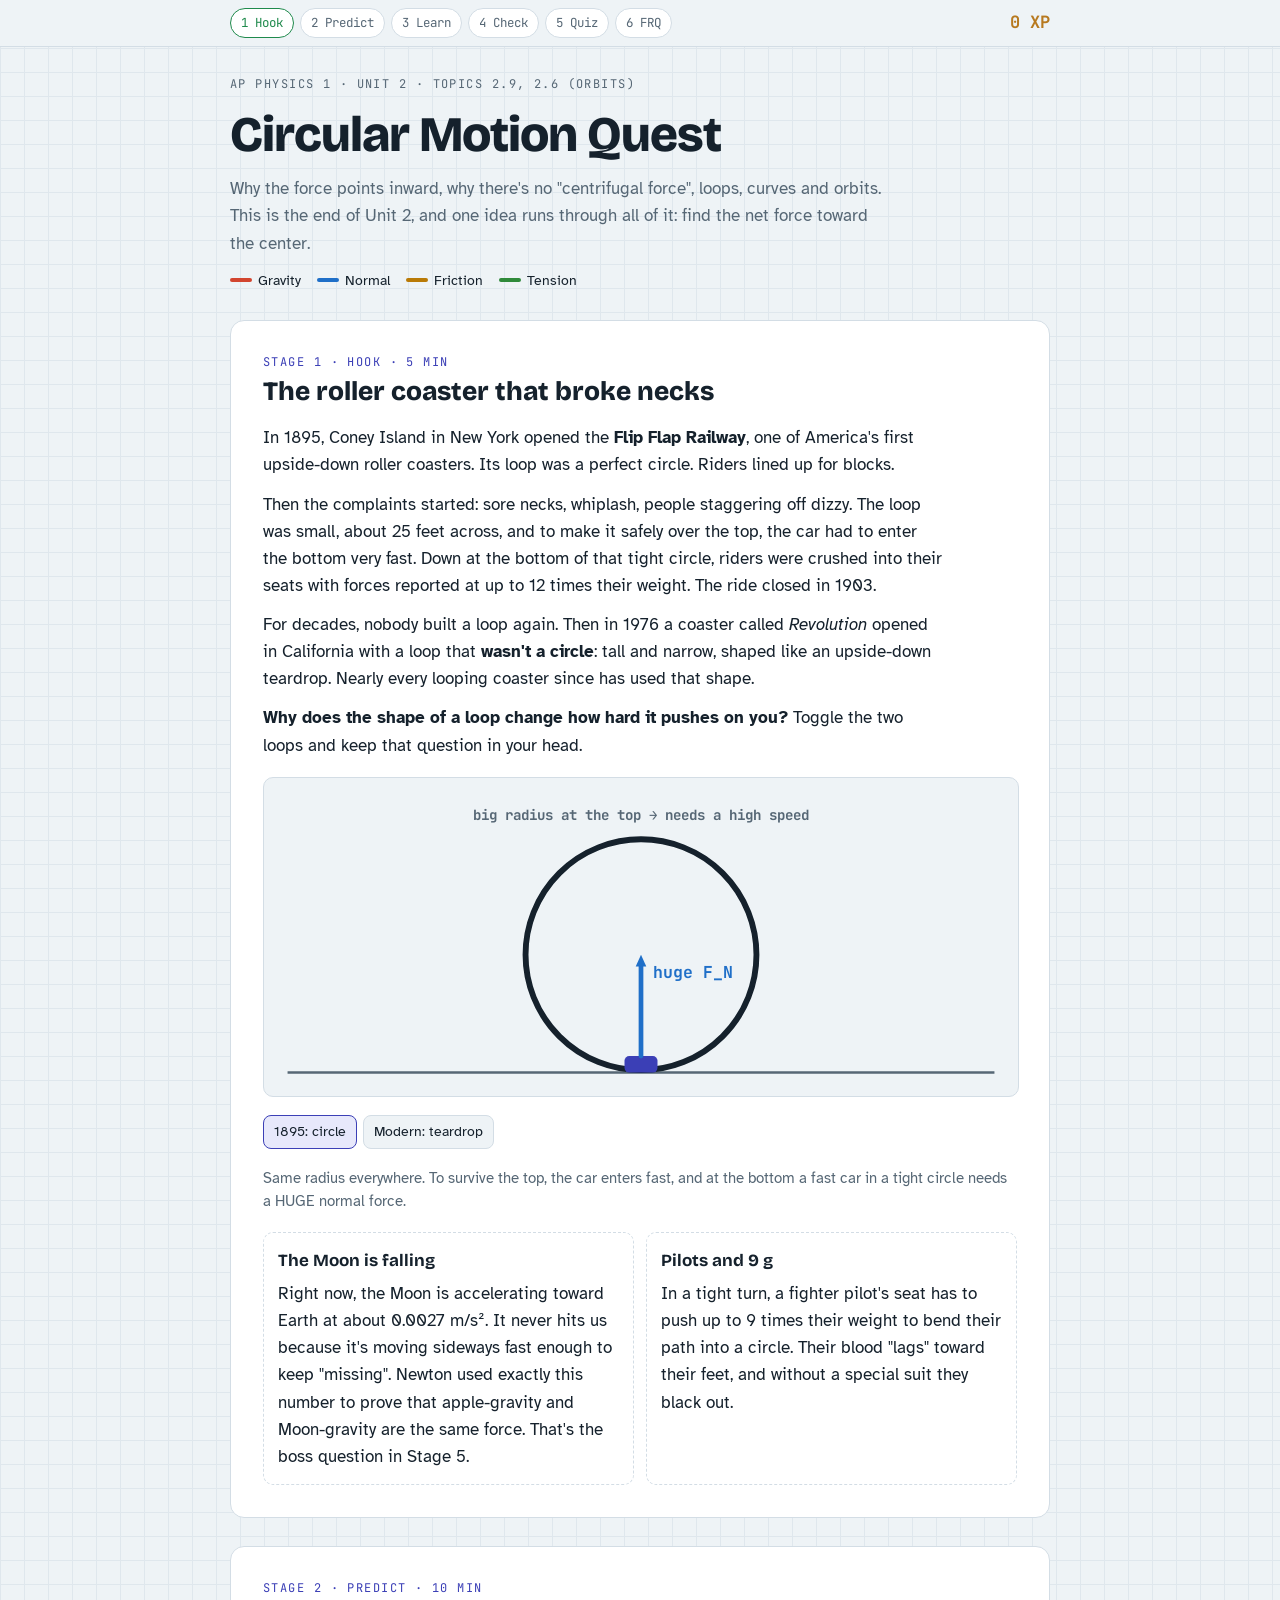
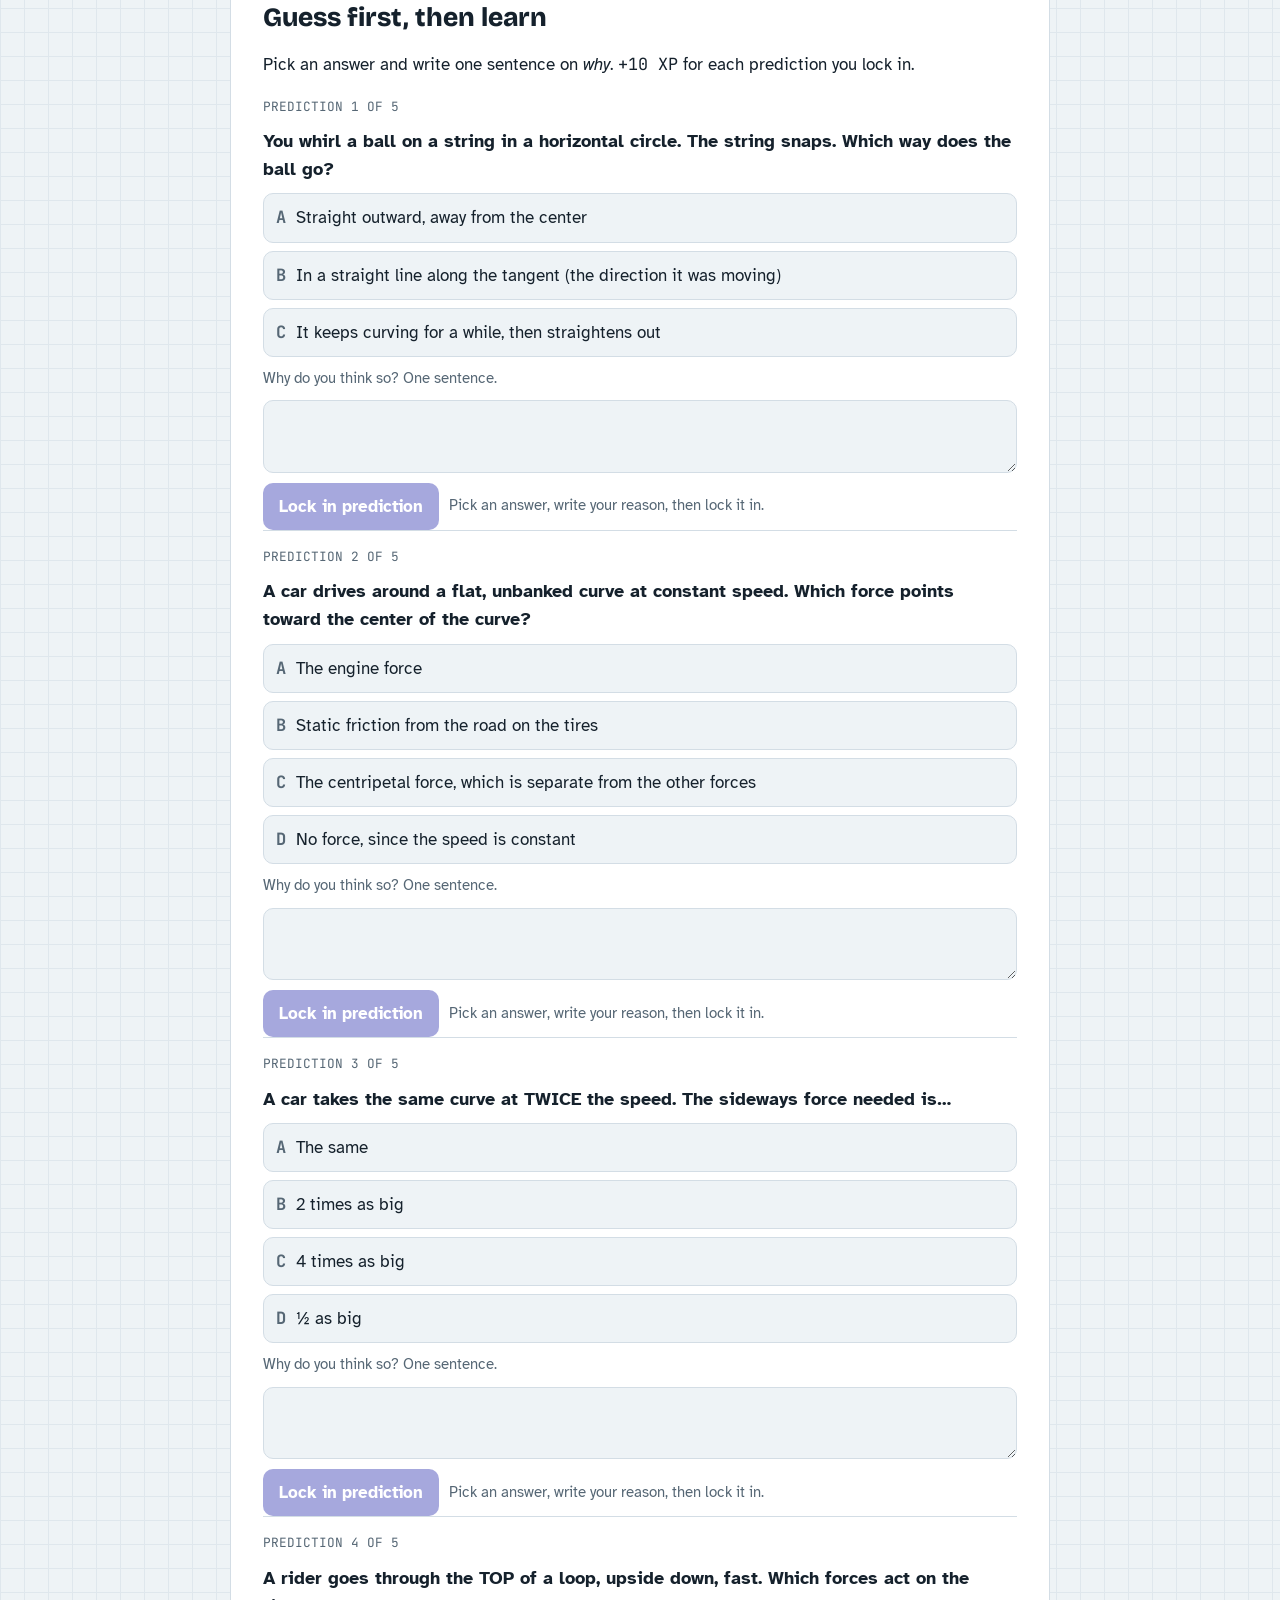
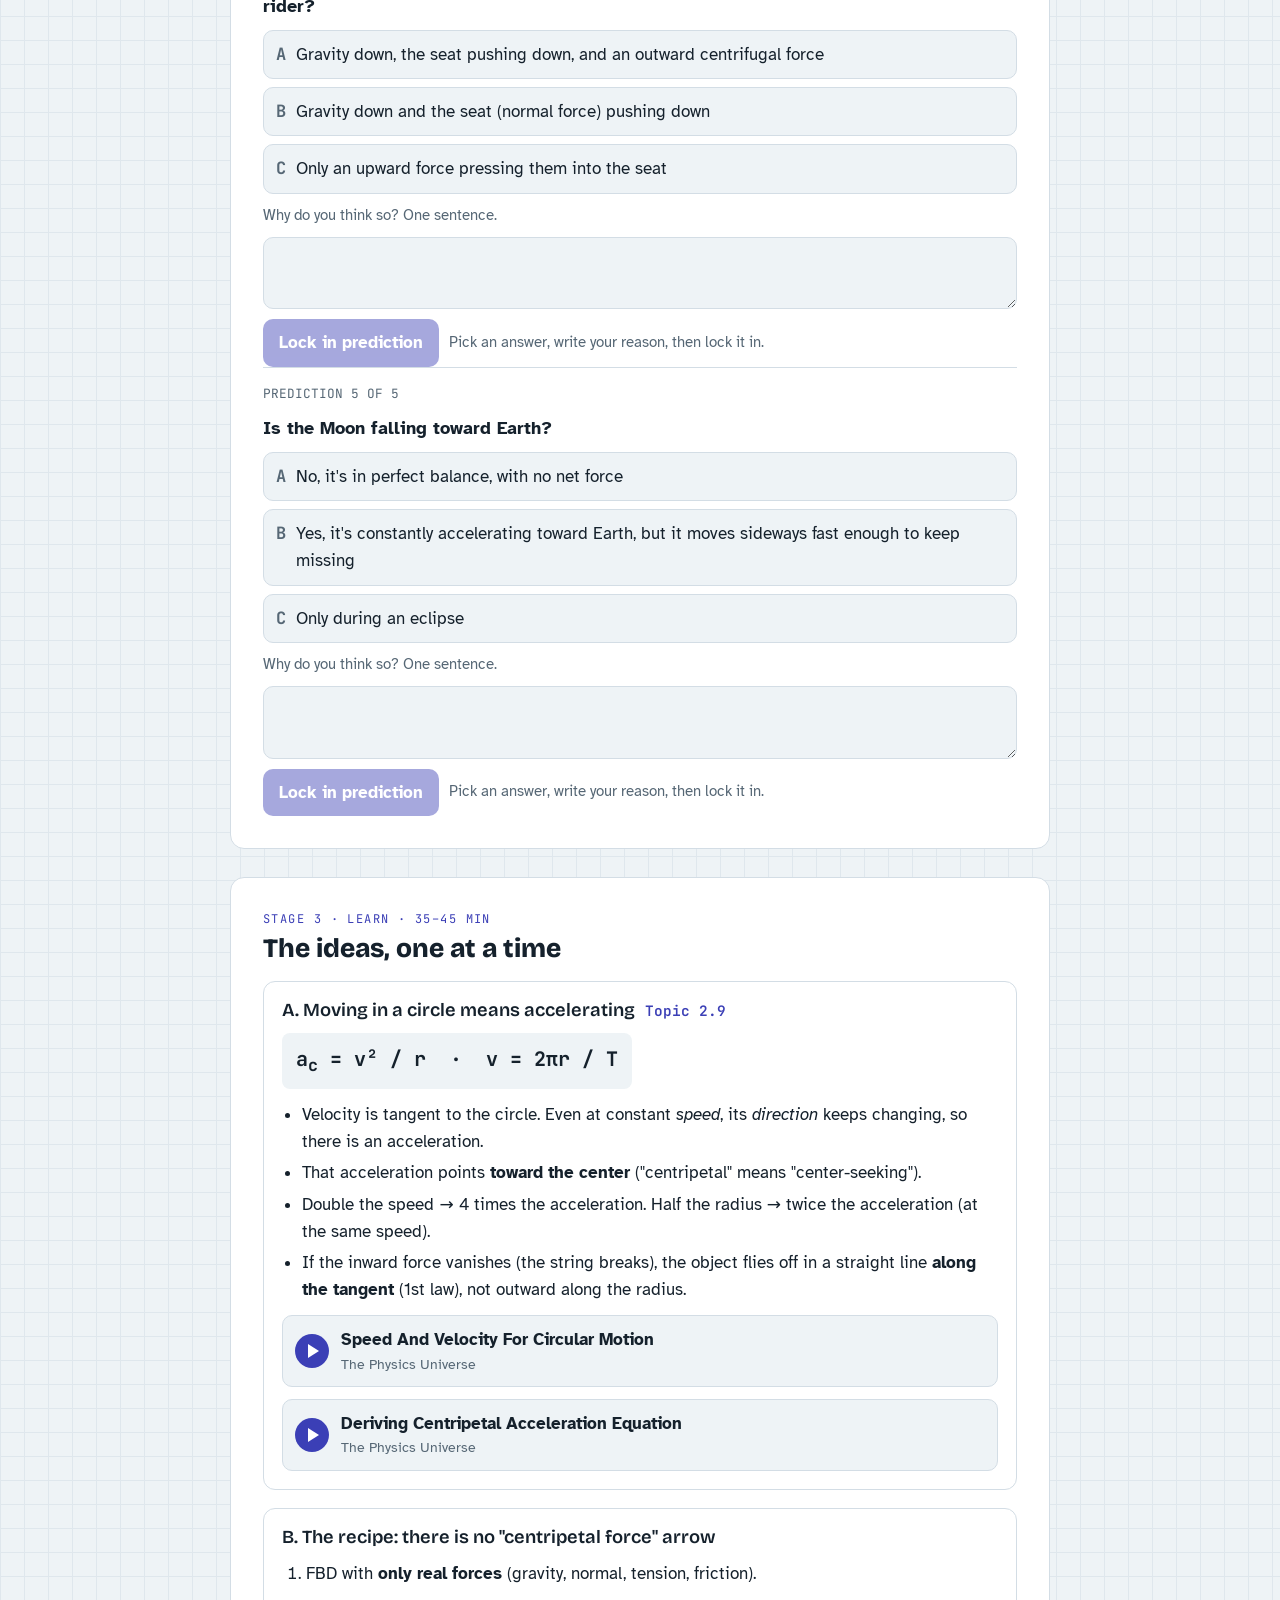
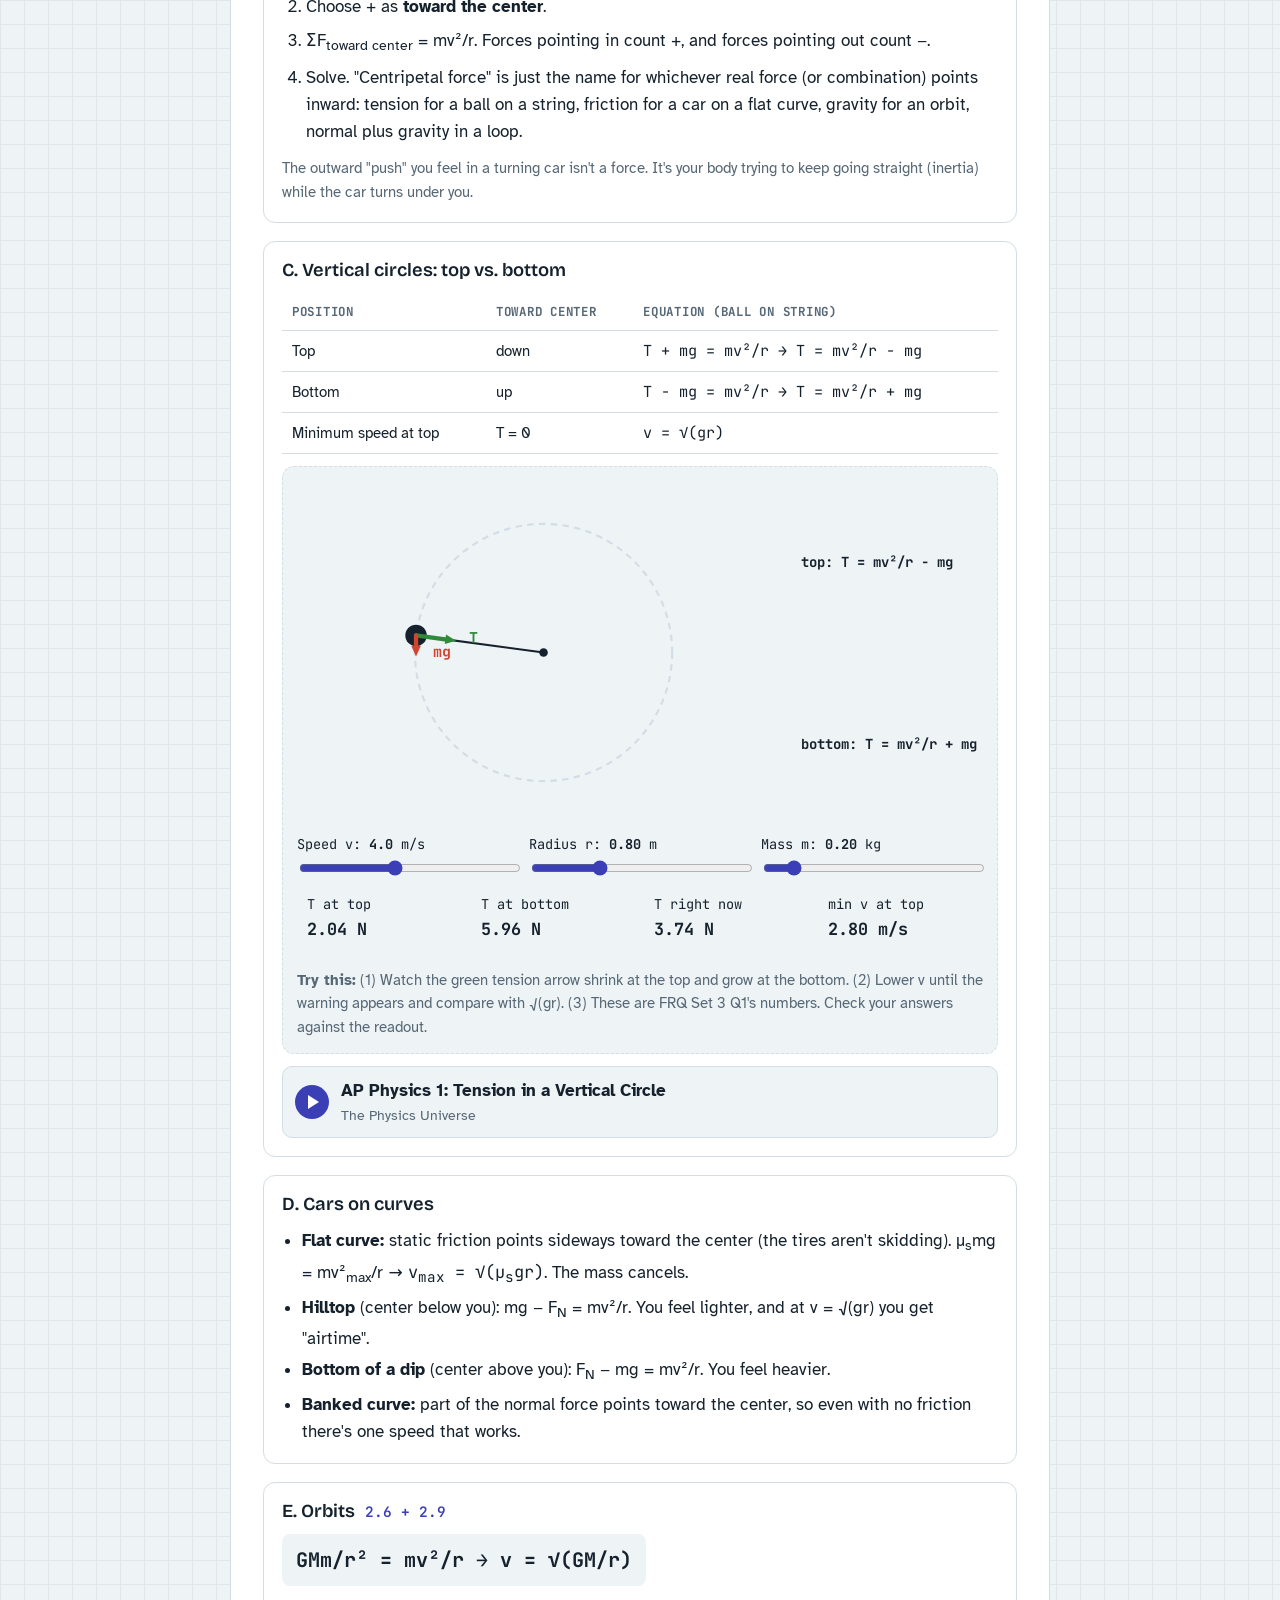
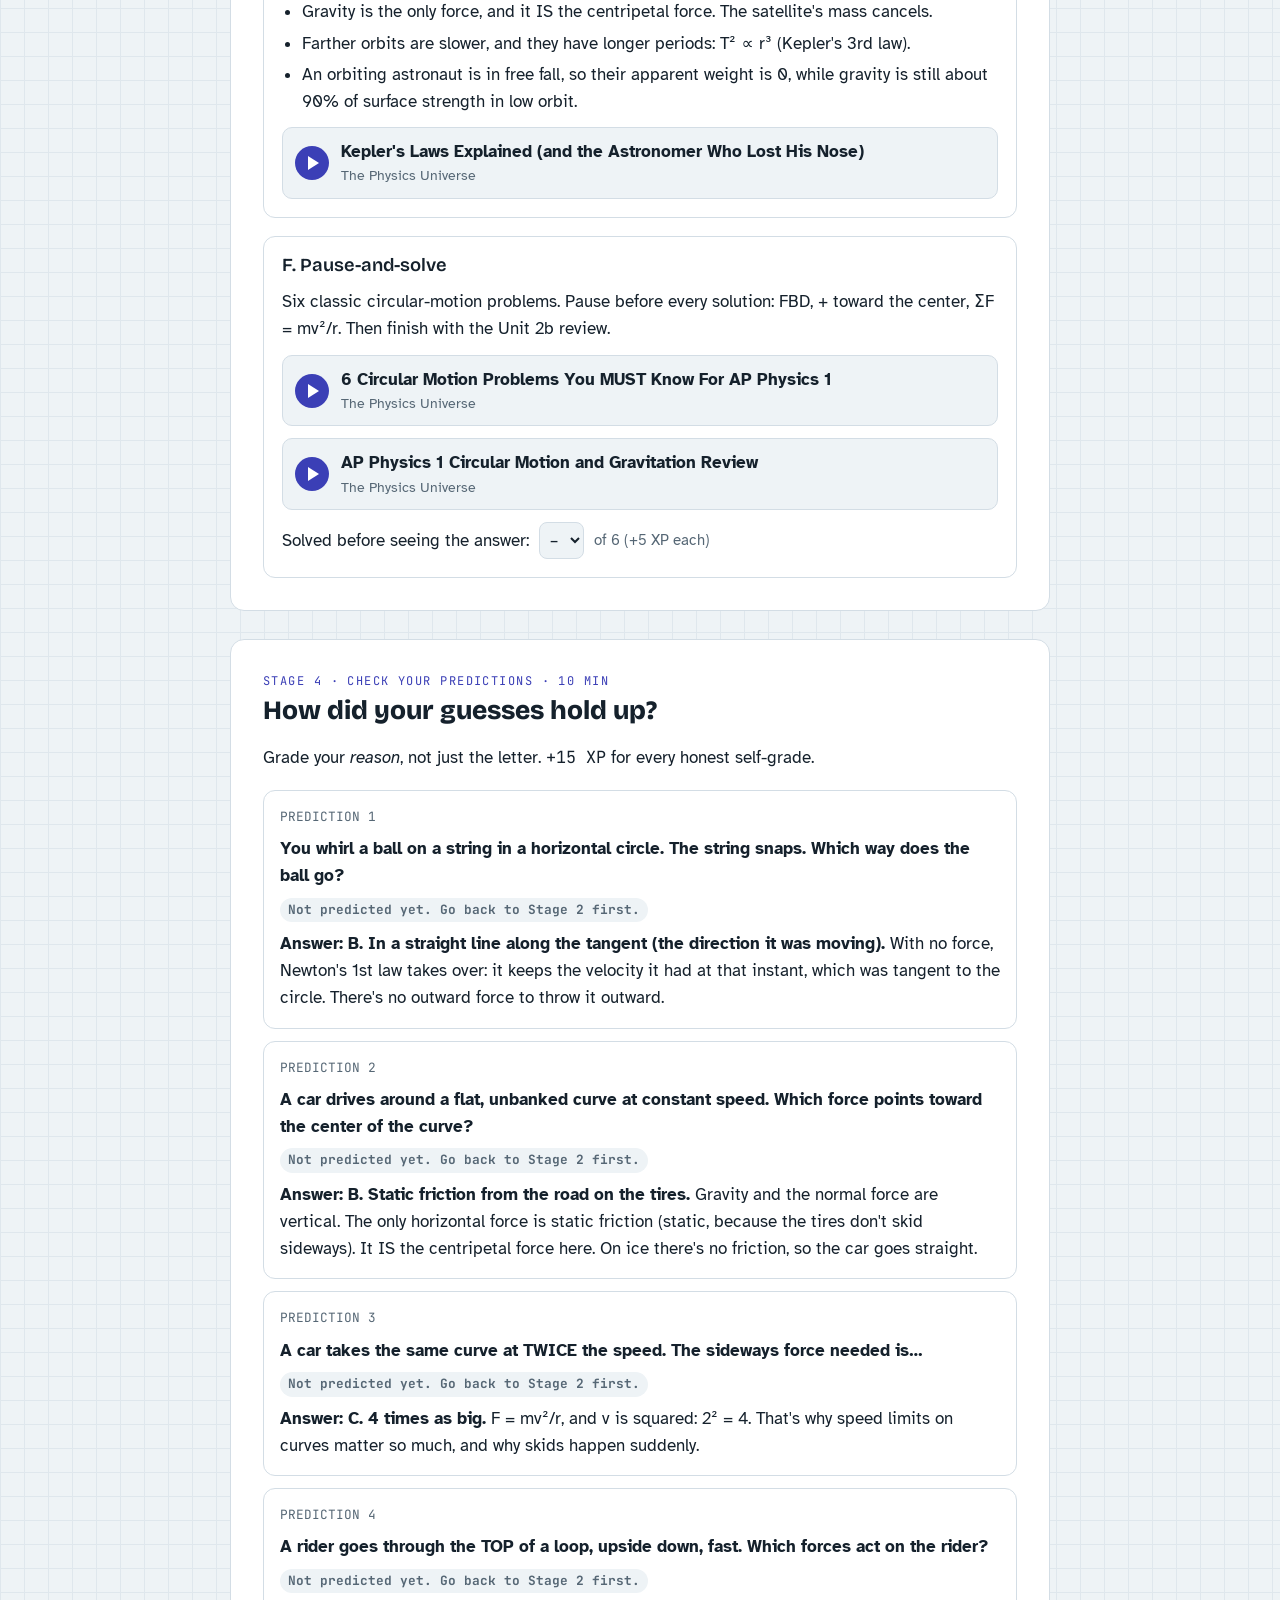
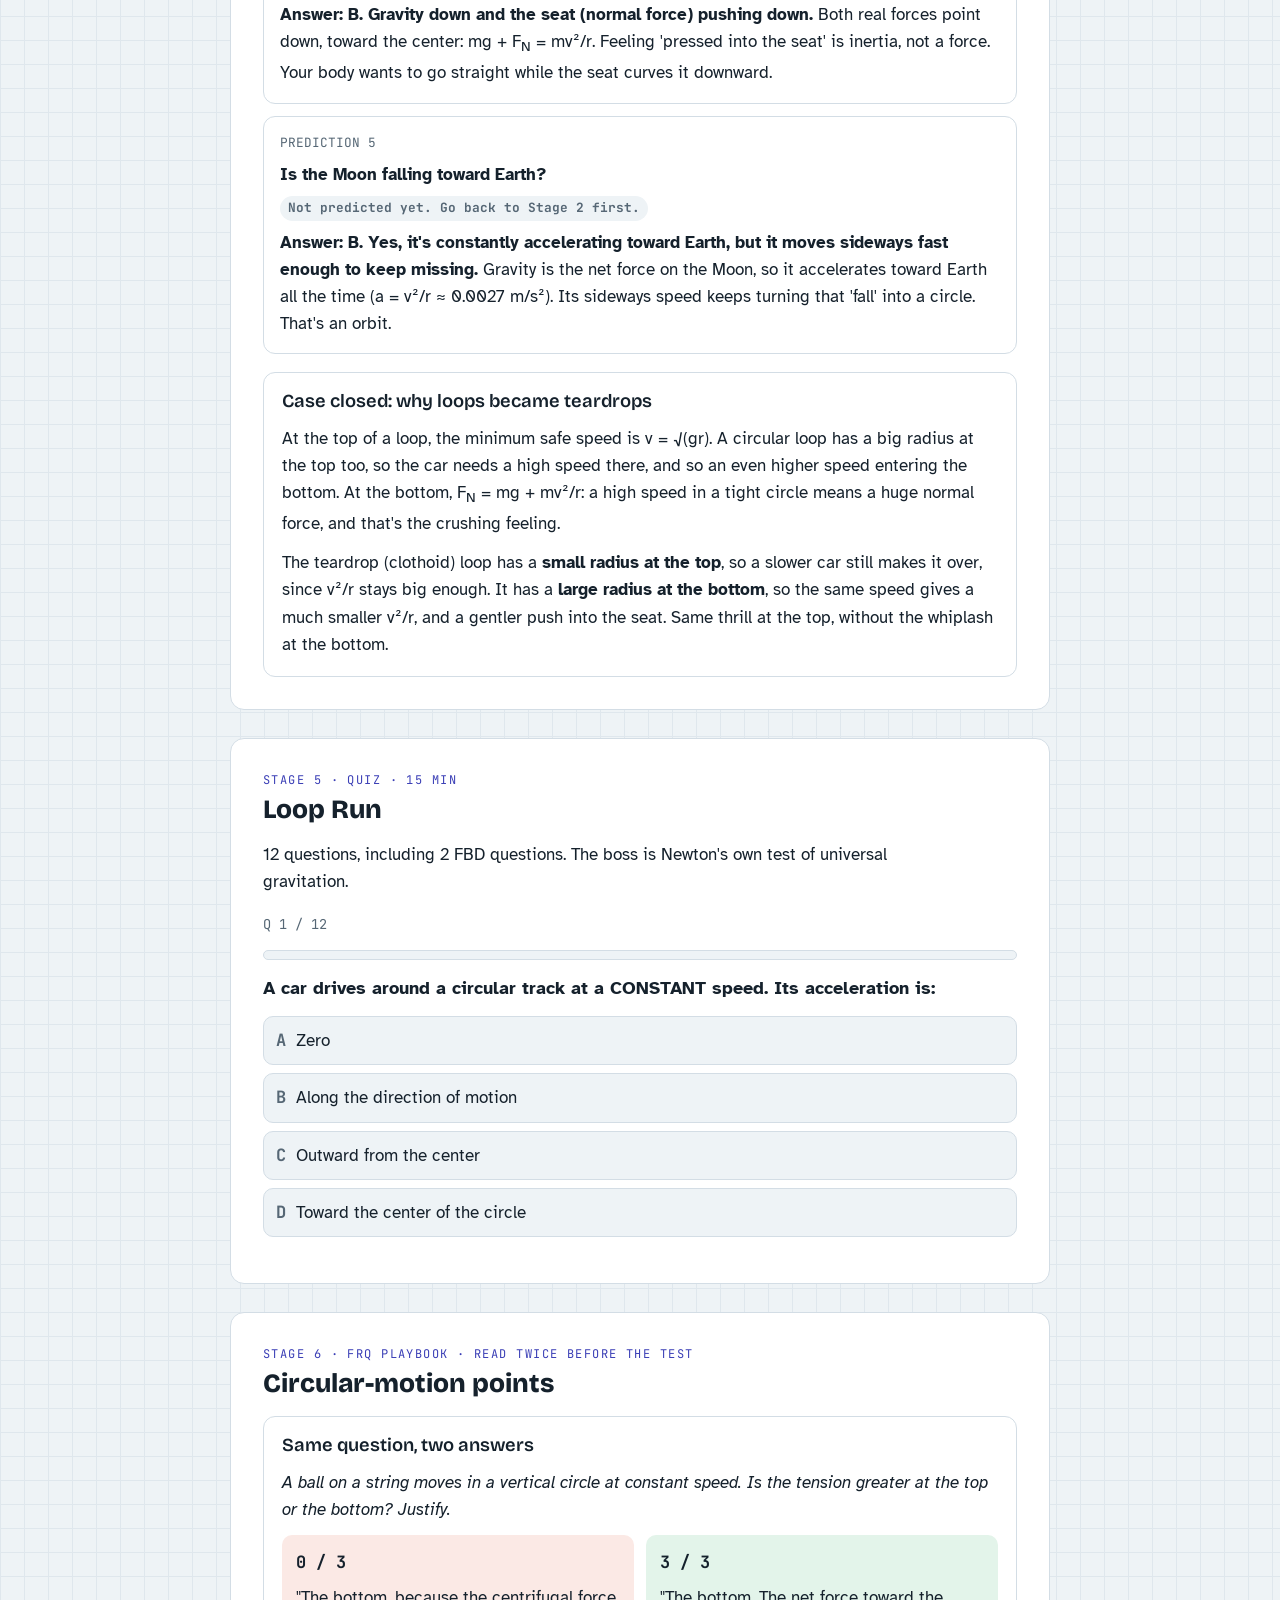
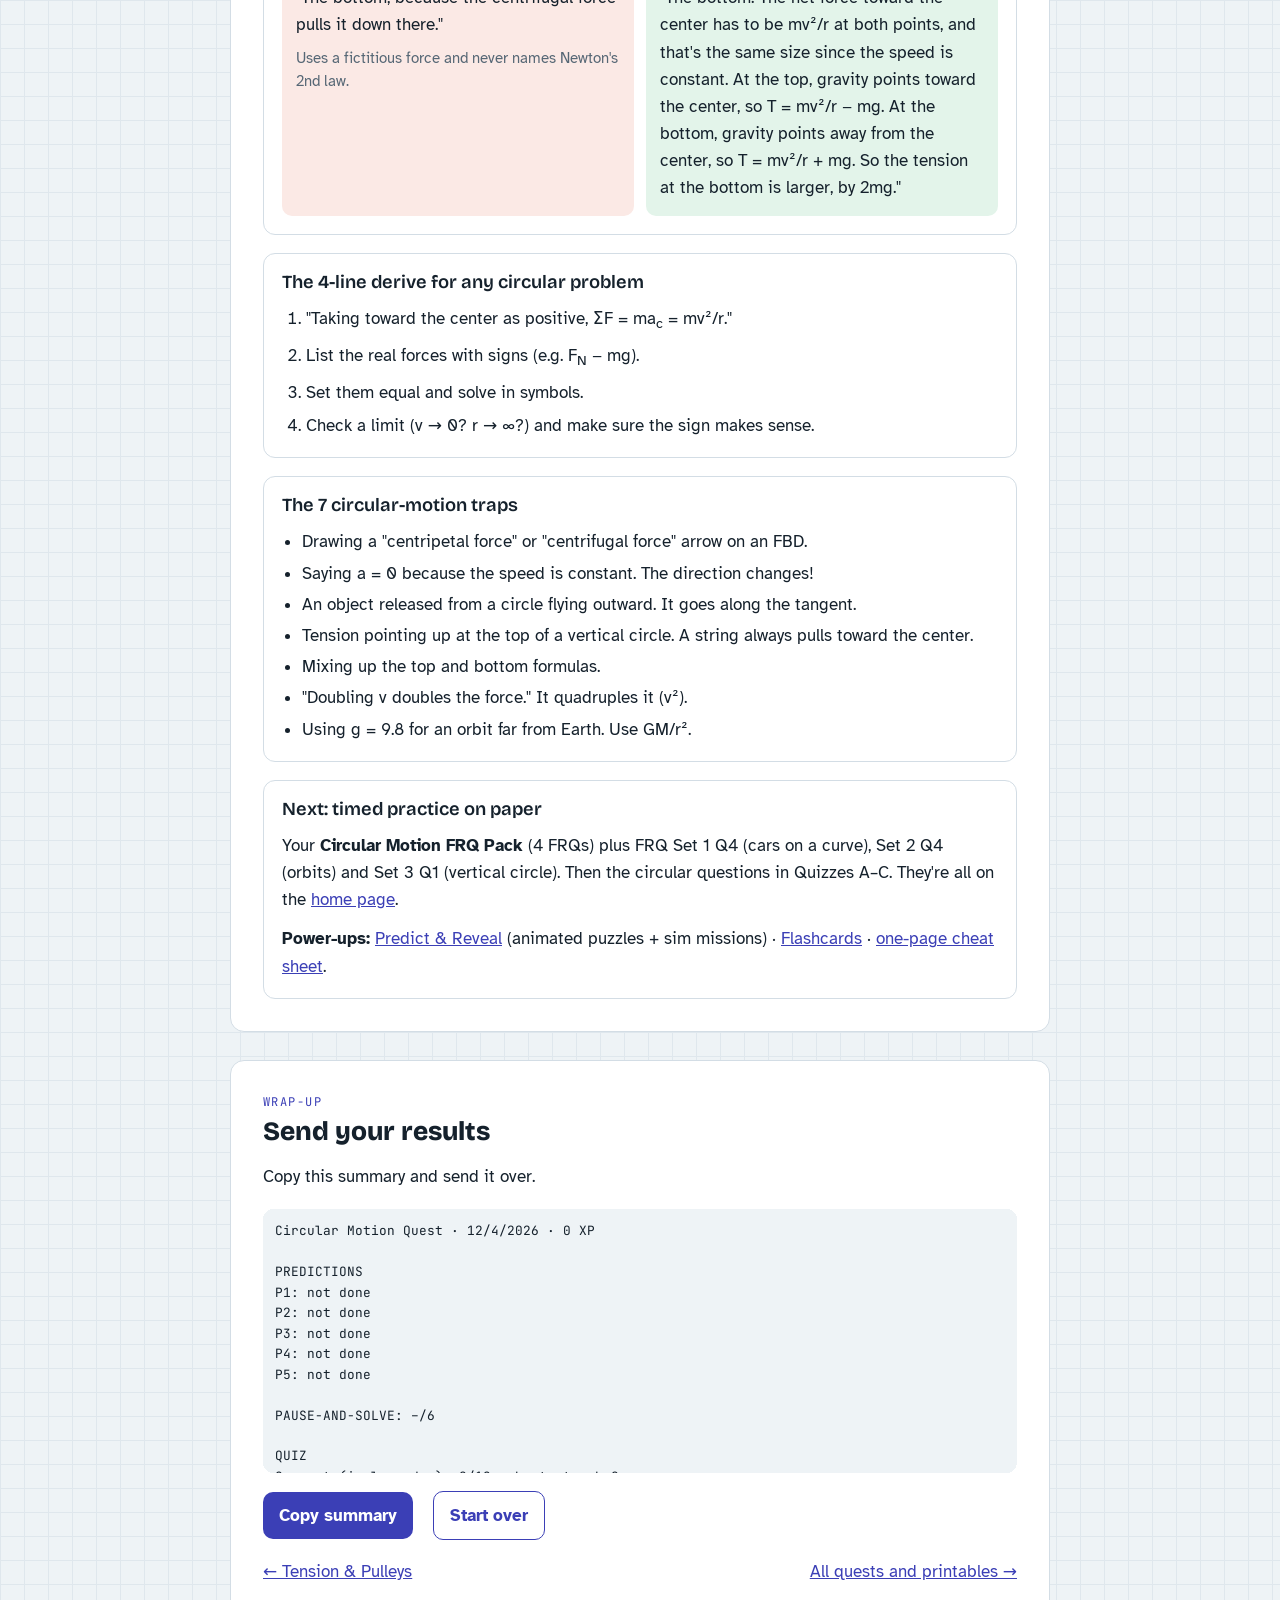
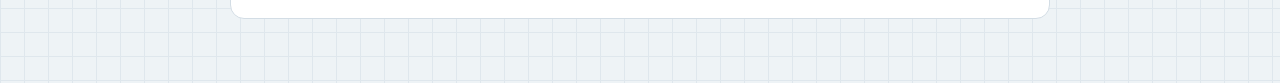
<file: circular-motion-quest.html>
<!doctype html>
<html lang="en"><head><meta charset="utf-8"><meta name="viewport" content="width=device-width,initial-scale=1,viewport-fit=cover">
<title>Circular Motion Quest</title>
<link rel="preconnect" href="https://fonts.googleapis.com"><link rel="preconnect" href="https://fonts.gstatic.com" crossorigin>
<link rel="stylesheet" href="https://fonts.googleapis.com/css2?family=Atkinson+Hyperlegible:ital,wght@0,400;0,700;1,400&family=Bricolage+Grotesque:opsz,wght@12..96,600;12..96,800&family=JetBrains+Mono:wght@500;700&display=swap">
<link rel="stylesheet" href="quest.css">
</head><body>
<nav class="bar" aria-label="Stages"><div class="bar-in">
  <div class="levels" id="levels">
    <a href="#hook" data-stage="hook">1 Hook</a><a href="#predict" data-stage="predict">2 Predict</a><a href="#learn" data-stage="learn">3 Learn</a>
    <a href="#check" data-stage="check">4 Check</a><a href="#quiz" data-stage="quiz">5 Quiz</a><a href="#frq" data-stage="frq">6 FRQ</a>
  </div><div class="xp" aria-live="polite"><span id="xp">0</span> XP</div></div></nav>

<main class="wrap">
  <header class="hero">
    <span class="eyebrow">AP Physics 1 · Unit 2 · Topics 2.9, 2.6 (orbits)</span>
    <h1>Circular Motion Quest</h1>
    <p>Why the force points inward, why there's no "centrifugal force", loops, curves and orbits. This is the end of Unit 2, and one idea runs through all of it: find the net force toward the center.</p>
    <div class="legend" aria-label="Force colour key">
      <span><i style="background:var(--f-grav)"></i>Gravity</span><span><i style="background:var(--f-norm)"></i>Normal</span>
      <span><i style="background:var(--f-fric)"></i>Friction</span><span><i style="background:var(--f-tens)"></i>Tension</span>
    </div>
  </header>

  <!-- 1 HOOK -->
  <section class="stage" id="hook">
    <div class="stage-head"><span class="eyebrow">Stage 1 · Hook · 5 min</span><h2>The roller coaster that broke necks</h2></div>
    <div class="story">
      <p>In 1895, Coney Island in New York opened the <strong>Flip Flap Railway</strong>, one of America's first upside-down roller coasters. Its loop was a perfect circle. Riders lined up for blocks.</p>
      <p>Then the complaints started: sore necks, whiplash, people staggering off dizzy. The loop was small, about 25 feet across, and to make it safely over the top, the car had to enter the bottom very fast. Down at the bottom of that tight circle, riders were crushed into their seats with forces reported at up to 12 times their weight. The ride closed in 1903.</p>
      <p>For decades, nobody built a loop again. Then in 1976 a coaster called <em>Revolution</em> opened in California with a loop that <strong>wasn't a circle</strong>: tall and narrow, shaped like an upside-down teardrop. Nearly every looping coaster since has used that shape.</p>
      <p><strong>Why does the shape of a loop change how hard it pushes on you?</strong> Toggle the two loops and keep that question in your head.</p>
    </div>
    <svg class="scene" id="scene" viewBox="0 0 640 270" role="img" aria-label="Circular loop vs teardrop loop"></svg>
    <div class="row seg" id="sceneMode">
      <button type="button" data-mode="circle" aria-pressed="true">1895: circle</button>
      <button type="button" data-mode="drop" aria-pressed="false">Modern: teardrop</button>
    </div>
    <p class="note" id="sceneNote"></p>
    <div class="trivia">
      <div><b>The Moon is falling</b><p>Right now, the Moon is accelerating toward Earth at about 0.0027 m/s². It never hits us because it's moving sideways fast enough to keep "missing". Newton used exactly this number to prove that apple-gravity and Moon-gravity are the same force. That's the boss question in Stage 5.</p></div>
      <div><b>Pilots and 9 g</b><p>In a tight turn, a fighter pilot's seat has to push up to 9 times their weight to bend their path into a circle. Their blood "lags" toward their feet, and without a special suit they black out.</p></div>
    </div>
  </section>

  <!-- 2 PREDICT -->
  <section class="stage" id="predict">
    <div class="stage-head"><span class="eyebrow">Stage 2 · Predict · 10 min</span><h2>Guess first, then learn</h2></div>
    <p class="lead">Pick an answer and write one sentence on <em>why</em>. <span class="mono">+10 XP</span> for each prediction you lock in.</p>
    <div id="predList"></div>
  </section>

  <!-- 3 LEARN -->
  <section class="stage" id="learn">
    <div class="stage-head"><span class="eyebrow">Stage 3 · Learn · 35–45 min</span><h2>The ideas, one at a time</h2></div>

    <div class="card">
      <h3>A. Moving in a circle means accelerating <span class="law">Topic 2.9</span></h3>
      <div class="big-eq">a<sub>c</sub> = v² / r &nbsp;·&nbsp; v = 2πr / T</div>
      <ul class="tight">
        <li>Velocity is tangent to the circle. Even at constant <em>speed</em>, its <em>direction</em> keeps changing, so there is an acceleration.</li>
        <li>That acceleration points <strong>toward the center</strong> ("centripetal" means "center-seeking").</li>
        <li>Double the speed → 4 times the acceleration. Half the radius → twice the acceleration (at the same speed).</li>
        <li>If the inward force vanishes (the string breaks), the object flies off in a straight line <strong>along the tangent</strong> (1st law), not outward along the radius.</li>
      </ul>
      <a class="vid" href="https://www.youtube.com/watch?v=bYqNjPIpEcY" target="_blank" rel="noopener"><span class="play"></span><span><strong>Speed And Velocity For Circular Motion</strong><small>The Physics Universe</small></span></a>
      <a class="vid" href="https://www.youtube.com/watch?v=LQNAqiPA-2M" target="_blank" rel="noopener"><span class="play"></span><span><strong>Deriving Centripetal Acceleration Equation</strong><small>The Physics Universe</small></span></a>
    </div>

    <div class="card">
      <h3>B. The recipe: there is no "centripetal force" arrow</h3>
      <ol class="steps">
        <li>FBD with <strong>only real forces</strong> (gravity, normal, tension, friction).</li>
        <li>Choose + as <strong>toward the center</strong>.</li>
        <li>ΣF<sub>toward center</sub> = mv²/r. Forces pointing in count +, and forces pointing out count −.</li>
        <li>Solve. "Centripetal force" is just the name for whichever real force (or combination) points inward: tension for a ball on a string, friction for a car on a flat curve, gravity for an orbit, normal plus gravity in a loop.</li>
      </ol>
      <p class="note">The outward "push" you feel in a turning car isn't a force. It's your body trying to keep going straight (inertia) while the car turns under you.</p>
    </div>

    <div class="card">
      <h3>C. Vertical circles: top vs. bottom</h3>
      <div class="tbl"><table>
        <thead><tr><th>Position</th><th>Toward center</th><th>Equation (ball on string)</th></tr></thead>
        <tbody>
          <tr><td>Top</td><td>down</td><td class="mono">T + mg = mv²/r → T = mv²/r − mg</td></tr>
          <tr><td>Bottom</td><td>up</td><td class="mono">T − mg = mv²/r → T = mv²/r + mg</td></tr>
          <tr><td>Minimum speed at top</td><td>T = 0</td><td class="mono">v = √(gr)</td></tr>
        </tbody>
      </table></div>
      <div class="widget">
        <svg id="vc" viewBox="0 0 640 320" role="img" aria-label="Ball on a string in a vertical circle"></svg>
        <div class="sliders">
          <label>Speed v: <b id="vv">4.0</b> m/s<input type="range" id="vs" min="1" max="8" step="0.1" value="4"></label>
          <label>Radius r: <b id="rv">0.80</b> m<input type="range" id="rs" min="0.3" max="2" step="0.05" value="0.8"></label>
          <label>Mass m: <b id="mv">0.20</b> kg<input type="range" id="ms" min="0.1" max="1" step="0.05" value="0.2"></label>
        </div>
        <div class="readout"><div>T at top<b id="tTop">–</b></div><div>T at bottom<b id="tBot">–</b></div><div>T right now<b id="tNow">–</b></div><div>min v at top<b id="vMin">–</b></div></div>
        <p class="note" id="vcWarn"></p>
        <p class="note"><strong>Try this:</strong> (1) Watch the green tension arrow shrink at the top and grow at the bottom. (2) Lower v until the warning appears and compare with √(gr). (3) These are FRQ Set 3 Q1's numbers. Check your answers against the readout.</p>
      </div>
      <a class="vid" href="https://www.youtube.com/watch?v=zfYBV3O7l58" target="_blank" rel="noopener"><span class="play"></span><span><strong>AP Physics 1: Tension in a Vertical Circle</strong><small>The Physics Universe</small></span></a>
    </div>

    <div class="card">
      <h3>D. Cars on curves</h3>
      <ul class="tight">
        <li><strong>Flat curve:</strong> static friction points sideways toward the center (the tires aren't skidding). μ<sub>s</sub>mg = mv²<sub>max</sub>/r → <span class="mono">v<sub>max</sub> = √(μ<sub>s</sub>gr)</span>. The mass cancels.</li>
        <li><strong>Hilltop</strong> (center below you): mg − F<sub>N</sub> = mv²/r. You feel lighter, and at v = √(gr) you get "airtime".</li>
        <li><strong>Bottom of a dip</strong> (center above you): F<sub>N</sub> − mg = mv²/r. You feel heavier.</li>
        <li><strong>Banked curve:</strong> part of the normal force points toward the center, so even with no friction there's one speed that works.</li>
      </ul>
    </div>

    <div class="card">
      <h3>E. Orbits <span class="law">2.6 + 2.9</span></h3>
      <div class="big-eq">GMm/r² = mv²/r → v = √(GM/r)</div>
      <ul class="tight">
        <li>Gravity is the only force, and it IS the centripetal force. The satellite's mass cancels.</li>
        <li>Farther orbits are slower, and they have longer periods: T² ∝ r³ (Kepler's 3rd law).</li>
        <li>An orbiting astronaut is in free fall, so their apparent weight is 0, while gravity is still about 90% of surface strength in low orbit.</li>
      </ul>
      <a class="vid" href="https://www.youtube.com/watch?v=xv1oE4ysWa4" target="_blank" rel="noopener"><span class="play"></span><span><strong>Kepler's Laws Explained (and the Astronomer Who Lost His Nose)</strong><small>The Physics Universe</small></span></a>
    </div>

    <div class="card">
      <h3>F. Pause-and-solve</h3>
      <p>Six classic circular-motion problems. Pause before every solution: FBD, + toward the center, ΣF = mv²/r. Then finish with the Unit 2b review.</p>
      <a class="vid" href="https://www.youtube.com/watch?v=3hUqzUqTYeQ" target="_blank" rel="noopener"><span class="play"></span><span><strong>6 Circular Motion Problems You MUST Know For AP Physics 1</strong><small>The Physics Universe</small></span></a>
      <a class="vid" href="https://www.youtube.com/watch?v=wVFaWWyQi0c" target="_blank" rel="noopener"><span class="play"></span><span><strong>AP Physics 1 Circular Motion and Gravitation Review</strong><small>The Physics Universe</small></span></a>
      <div class="row"><label for="pauseScore">Solved before seeing the answer:</label>
        <select id="pauseScore" style="font:inherit;padding:6px;border-radius:8px;border:1.5px solid var(--line);background:var(--bg);color:var(--ink)"></select><span class="note">of 6 (+5 XP each)</span></div>
    </div>
  </section>

  <!-- 4 CHECK -->
  <section class="stage" id="check">
    <div class="stage-head"><span class="eyebrow">Stage 4 · Check your predictions · 10 min</span><h2>How did your guesses hold up?</h2></div>
    <p class="lead">Grade your <em>reason</em>, not just the letter. <span class="mono">+15 XP</span> for every honest self-grade.</p>
    <div id="checkList" style="display:flex;flex-direction:column;gap:12px"></div>
    <div class="card">
      <h3>Case closed: why loops became teardrops</h3>
      <p>At the top of a loop, the minimum safe speed is v = √(gr). A circular loop has a big radius at the top too, so the car needs a high speed there, and so an even higher speed entering the bottom. At the bottom, F<sub>N</sub> = mg + mv²/r: a high speed in a tight circle means a huge normal force, and that's the crushing feeling.</p>
      <p>The teardrop (clothoid) loop has a <strong>small radius at the top</strong>, so a slower car still makes it over, since v²/r stays big enough. It has a <strong>large radius at the bottom</strong>, so the same speed gives a much smaller v²/r, and a gentler push into the seat. Same thrill at the top, without the whiplash at the bottom.</p>
    </div>
  </section>

  <!-- 5 QUIZ -->
  <section class="stage" id="quiz">
    <div class="stage-head"><span class="eyebrow">Stage 5 · Quiz · 15 min</span><h2>Loop Run</h2></div>
    <p class="lead">12 questions, including 2 FBD questions. The boss is Newton's own test of universal gravitation.</p>
    <div id="quizBox"></div>
  </section>

  <!-- 6 FRQ -->
  <section class="stage" id="frq">
    <div class="stage-head"><span class="eyebrow">Stage 6 · FRQ playbook · read twice before the test</span><h2>Circular-motion points</h2></div>

    <div class="card">
      <h3>Same question, two answers</h3>
      <p><em>A ball on a string moves in a vertical circle at constant speed. Is the tension greater at the top or the bottom? Justify.</em></p>
      <div class="compare">
        <div class="weak"><span class="pts">0 / 3</span><p>"The bottom, because the centrifugal force pulls it down there."</p><p class="note">Uses a fictitious force and never names Newton's 2nd law.</p></div>
        <div class="strong"><span class="pts">3 / 3</span><p>"The bottom. The net force toward the center has to be mv²/r at both points, and that's the same size since the speed is constant. At the top, gravity points toward the center, so T = mv²/r − mg. At the bottom, gravity points away from the center, so T = mv²/r + mg. So the tension at the bottom is larger, by 2mg."</p></div>
      </div>
    </div>

    <div class="card">
      <h3>The 4-line derive for any circular problem</h3>
      <ol class="steps">
        <li>"Taking toward the center as positive, ΣF = ma<sub>c</sub> = mv²/r."</li>
        <li>List the real forces with signs (e.g. F<sub>N</sub> − mg).</li>
        <li>Set them equal and solve in symbols.</li>
        <li>Check a limit (v → 0? r → ∞?) and make sure the sign makes sense.</li>
      </ol>
    </div>

    <div class="card">
      <h3>The 7 circular-motion traps</h3>
      <ul class="tight">
        <li>Drawing a "centripetal force" or "centrifugal force" arrow on an FBD.</li>
        <li>Saying a = 0 because the speed is constant. The direction changes!</li>
        <li>An object released from a circle flying outward. It goes along the tangent.</li>
        <li>Tension pointing up at the top of a vertical circle. A string always pulls toward the center.</li>
        <li>Mixing up the top and bottom formulas.</li>
        <li>"Doubling v doubles the force." It quadruples it (v²).</li>
        <li>Using g = 9.8 for an orbit far from Earth. Use GM/r².</li>
      </ul>
    </div>

    <div class="card">
      <h3>Next: timed practice on paper</h3>
      <p>Your <strong>Circular Motion FRQ Pack</strong> (4 FRQs) plus FRQ Set 1 Q4 (cars on a curve), Set 2 Q4 (orbits) and Set 3 Q1 (vertical circle). Then the circular questions in Quizzes A–C. They're all on the <a href="index.html">home page</a>.</p>
      <p><strong>Power-ups:</strong> <a href="circular-motion-predict.html">Predict &amp; Reveal</a> (animated puzzles + sim missions) · <a href="circular-motion-flashcards.html">Flashcards</a> · <a href="circular-motion-cheat-sheet.html">one-page cheat sheet</a>.</p>
    </div>
  </section>

  <section class="stage" id="results">
    <div class="stage-head"><span class="eyebrow">Wrap-up</span><h2>Send your results</h2></div>
    <p class="lead">Copy this summary and send it over.</p>
    <pre class="copybox" id="summary"></pre>
    <div class="row"><button type="button" class="btn" id="copyBtn">Copy summary</button><span class="note" id="copyMsg" aria-live="polite"></span>
      <button type="button" class="btn ghost" id="wipeBtn">Start over</button><span class="note" id="wipeAsk" hidden>Erase all answers on this device? <button type="button" class="btn ghost" id="wipeYes">Yes, erase</button></span></div>
    <div class="next-quest"><a href="tension-pulleys-quest.html">← Tension &amp; Pulleys</a><a href="index.html">All quests and printables →</a></div>
  </section>
</main>

<script src="quest.js"></script>
<script>
(() => {
const {arrow, $} = QuestKit;

/* ---------- hook: circle vs teardrop loop ---------- */
function loops(mode){
  let s = `<line x1="20" y1="250" x2="620" y2="250" style="stroke:var(--muted)" stroke-width="2"/>`;
  if (mode==="circle"){
    s += `<circle cx="320" cy="150" r="98" fill="none" style="stroke:var(--ink)" stroke-width="5"/>`+
      `<rect x="306" y="236" width="28" height="14" rx="4" style="fill:var(--accent)"/>`+arrow(320,236,320,150,"norm","huge F_N",330,170,"start")+
      `<text x="320" y="36" text-anchor="middle" style="fill:var(--muted);font:700 12px var(--mono)">big radius at the top → needs a high speed</text>`;
  } else {
    s += `<path d="M 230 250 C 150 250, 190 70, 320 60 C 450 70, 490 250, 410 250" fill="none" style="stroke:var(--ink)" stroke-width="5"/>`+
      `<rect x="306" y="236" width="28" height="14" rx="4" style="fill:var(--accent)"/>`+arrow(320,236,320,196,"norm","gentler F_N",330,212,"start")+
      `<text x="320" y="36" text-anchor="middle" style="fill:var(--muted);font:700 12px var(--mono)">tight top, wide bottom</text>`;
  }
  $("#scene").innerHTML = s;
  $("#sceneNote").textContent = mode==="circle" ? "Same radius everywhere. To survive the top, the car enters fast, and at the bottom a fast car in a tight circle needs a HUGE normal force." : "A clothoid (teardrop) loop: small radius at the top, so a slower car still makes it; wide curve at the bottom, so riders get a smaller push. Stage 4 has the math.";
  document.querySelectorAll("#sceneMode button").forEach(b=>b.setAttribute("aria-pressed", b.dataset.mode===mode));
}
document.querySelectorAll("#sceneMode button").forEach(b=>b.addEventListener("click",()=>loops(b.dataset.mode)));
loops("circle");

/* ---------- vertical circle widget ---------- */
const G = 9.8; let phi = 0, lastT = null;   // phi = angle from the bottom, counter-clockwise
function vals(){ return { v:+$("#vs").value, r:+$("#rs").value, m:+$("#ms").value }; }
function vcLoop(t){
  const {v,r,m} = vals();
  if (lastT != null) phi += (v/r) * Math.min(0.05,(t-lastT)/1000) * 0.35;   // slowed down 0.35× so you can watch
  lastT = t;
  const cx = 230, cy = 160, R = 120, bx = cx + R*Math.sin(phi), by = cy + R*Math.cos(phi);
  const T = m*v*v/r + m*G*Math.cos(phi), Ttop = m*v*v/r - m*G, Tbot = m*v*v/r + m*G;
  $("#vv").textContent = v.toFixed(1); $("#rv").textContent = r.toFixed(2); $("#mv").textContent = m.toFixed(2);
  $("#tTop").textContent = Ttop.toFixed(2)+" N"; $("#tBot").textContent = Tbot.toFixed(2)+" N"; $("#tNow").textContent = Math.max(0,T).toFixed(2)+" N";
  $("#vMin").textContent = Math.sqrt(G*r).toFixed(2)+" m/s";
  $("#vcWarn").innerHTML = Ttop < 0 ? `<span class="warn">At this speed the string would go slack near the top (T &lt; 0). The ball would leave the circle. You need v ≥ √(gr) = ${Math.sqrt(G*r).toFixed(2)} m/s at the top.</span>` : "";
  const sc = 60/Math.max(Tbot, m*G), ux = (cx-bx)/R, uy = (cy-by)/R;
  let s = `<circle cx="${cx}" cy="${cy}" r="${R}" fill="none" style="stroke:var(--line)" stroke-width="2" stroke-dasharray="6 5"/><circle cx="${cx}" cy="${cy}" r="4" style="fill:var(--ink)"/>`+
    `<line x1="${cx}" y1="${cy}" x2="${bx}" y2="${by}" style="stroke:var(--ink)" stroke-width="2"/><circle cx="${bx}" cy="${by}" r="10" style="fill:var(--ink)"/>`;
  if (T > 0) s += arrow(bx,by,bx+ux*T*sc,by+uy*T*sc,"tens","T",bx+ux*(T*sc+16),by+uy*(T*sc+16));
  s += arrow(bx,by,bx,by+m*G*sc,"grav","mg",bx+16,by+m*G*sc,"start");
  s += `<text x="470" y="80" style="fill:var(--ink);font:700 13px var(--mono)">top:    T = mv²/r − mg</text><text x="470" y="250" style="fill:var(--ink);font:700 13px var(--mono)">bottom: T = mv²/r + mg</text>`;
  $("#vc").innerHTML = s;
  requestAnimationFrame(vcLoop);
}
requestAnimationFrame(vcLoop);

/* ---------- predictions ---------- */
const PRED = [
  {id:"p1", q:"You whirl a ball on a string in a horizontal circle. The string snaps. Which way does the ball go?",
   o:["Straight outward, away from the center","In a straight line along the tangent (the direction it was moving)","It keeps curving for a while, then straightens out"], a:1,
   why:"With no force, Newton's 1st law takes over: it keeps the velocity it had at that instant, which was tangent to the circle. There's no outward force to throw it outward."},
  {id:"p2", q:"A car drives around a flat, unbanked curve at constant speed. Which force points toward the center of the curve?",
   o:["The engine force","Static friction from the road on the tires","The centripetal force, which is separate from the other forces","No force, since the speed is constant"], a:1,
   why:"Gravity and the normal force are vertical. The only horizontal force is static friction (static, because the tires don't skid sideways). It IS the centripetal force here. On ice there's no friction, so the car goes straight."},
  {id:"p3", q:"A car takes the same curve at TWICE the speed. The sideways force needed is…",
   o:["The same","2 times as big","4 times as big","½ as big"], a:2,
   why:"F = mv²/r, and v is squared: 2² = 4. That's why speed limits on curves matter so much, and why skids happen suddenly."},
  {id:"p4", q:"A rider goes through the TOP of a loop, upside down, fast. Which forces act on the rider?",
   o:["Gravity down, the seat pushing down, and an outward centrifugal force","Gravity down and the seat (normal force) pushing down","Only an upward force pressing them into the seat"], a:1,
   why:"Both real forces point down, toward the center: mg + F<sub>N</sub> = mv²/r. Feeling 'pressed into the seat' is inertia, not a force. Your body wants to go straight while the seat curves it downward."},
  {id:"p5", q:"Is the Moon falling toward Earth?",
   o:["No, it's in perfect balance, with no net force","Yes, it's constantly accelerating toward Earth, but it moves sideways fast enough to keep missing","Only during an eclipse"], a:1,
   why:"Gravity is the net force on the Moon, so it accelerates toward Earth all the time (a = v²/r ≈ 0.0027 m/s²). Its sideways speed keeps turning that 'fall' into a circle. That's an orbit."}
];

/* ---------- quiz ---------- */
const QZ = [
  {t:"mc", q:"A car drives around a circular track at a CONSTANT speed. Its acceleration is:",
   o:["Zero","Toward the center of the circle","Along the direction of motion","Outward from the center"], a:1,
   e:"The direction of the velocity keeps changing, so a ≠ 0. That change points toward the center: a<sub>c</sub> = v²/r, inward.",
   tip:"In a justify, write: 'the velocity changes direction, so the object accelerates toward the center'."},
  {t:"mc", q:"A car moves at 20 m/s around a curve of radius 50 m. Its centripetal acceleration is:",
   o:["8.0 m/s²","0.4 m/s²","2.5 m/s²","1000 m/s²"], a:0,
   e:"a = v²/r = 400/50 = 8.0 m/s².",
   tip:"Units check: (m/s)²/m = m/s² ✓."},
  {t:"fbd", q:"A car rounds a flat curve at constant speed (ignore air drag). Select every force acting on the car.",
   o:[["grav","Gravity, down"],["norm","Normal force, up"],["fin","Static friction, toward the center"],["out","Centrifugal force, outward"],["cent","A separate centripetal force"]],
   a:["grav","norm","fin"], fbd:[{d:"up",len:.75,k:"norm",t:"F_N"},{d:"down",len:.75,k:"grav",t:"F_g"},{d:"left",len:.5,k:"fric",t:"f_s"}],
   e:"Three real forces. Friction is the centripetal force. Drawing it AND a 'centripetal' arrow counts the same force twice, and 'centrifugal' isn't a real force.",
   tip:"On every circular FBD, ask: which of my real forces points toward the center?"},
  {t:"mc", q:"An object moves in a circle of fixed radius. If its speed triples, the net force needed:",
   o:["Triples","Increases 9 times","Stays the same","Increases 6 times"], a:1,
   e:"F = mv²/r → 3² = 9.",
   tip:"Write F ∝ v² and show the ratio. Graders love seeing the reasoning."},
  {t:"mc", q:"A ball on a string moves counterclockwise in a horizontal circle. When it's at the far RIGHT of the circle, the string breaks. The ball moves:",
   o:["Straight up the page (tangent)","Straight right (outward)","Straight left (toward the center)","Along a curve"], a:0,
   e:"Counterclockwise at the far right, its velocity points up the page (tangent). With no force, the 1st law says it keeps that velocity in a straight line.",
   tip:"Sketch the velocity arrow at that point. The answer is the direction of v, not of a."},
  {t:"mc", q:"What is the minimum speed at the top of a vertical loop of radius 10 m for a car to stay on the track?",
   o:["9.9 m/s","98 m/s","3.2 m/s","14 m/s"], a:0,
   e:"At the minimum, F<sub>N</sub> = 0 and gravity alone provides the centripetal force: mg = mv²/r → v = √(gr) = √98 ≈ 9.9 m/s.",
   tip:"'Minimum speed' or 'just barely' → set the normal force or tension to zero."},
  {t:"fbd", q:"A ball on a string is at the BOTTOM of a vertical circle. Select every force on it.",
   o:[["tens","Tension, up toward the center"],["grav","Gravity, down"],["cent","Centripetal force, up"],["out","Centrifugal force, down"]],
   a:["tens","grav"], fbd:[{d:"up",len:.9,k:"tens",t:"T"},{d:"down",len:.45,k:"grav",t:"mg"}],
   e:"Two forces: T up (longer) and mg down. The net force (T − mg) points up, toward the center, and that's the centripetal force.",
   tip:"Arrow lengths: T must be longer than mg at the bottom, because the net force points up."},
  {t:"mc", q:"A 0.50 kg ball on a 1.0 m string moves at 4.0 m/s at the bottom of a vertical circle. The tension is:",
   o:["12.9 N","8.0 N","3.1 N","4.9 N"], a:0,
   e:"T = mg + mv²/r = 4.9 + 0.5(16)/1.0 = 4.9 + 8.0 = 12.9 N. 8.0 N forgets gravity, and 3.1 N is the top-of-circle formula.",
   tip:"Start with the symbols: T − mg = mv²/r. That's often a point on its own."},
  {t:"mc", q:"An object goes around a circle of radius 2.0 m once every 2.0 s. Its centripetal acceleration is about:",
   o:["20 m/s²","6.3 m/s²","3.1 m/s²","2.0 m/s²"], a:0,
   e:"v = 2πr/T = 2π(2.0)/2.0 = 6.28 m/s, so a = v²/r = 39.5/2.0 ≈ 19.7 m/s².",
   tip:"Given a period? Get v from v = 2πr/T first."},
  {t:"mc", q:"Satellite 1 orbits closer to Earth than Satellite 2. Compared with Satellite 2, Satellite 1 moves:",
   o:["Faster","Slower","At the same speed"], a:0,
   e:"v = √(GM/r): a smaller r gives a larger v. Closer satellites must go faster to keep from falling in, because gravity pulls harder there.",
   tip:"Derive v = √(GM/r) from GMm/r² = mv²/r. That's the whole point of a QQT part B."},
  {t:"mc", q:"A car goes over the top of a hill of radius r at exactly v = √(gr). The normal force from the road is:",
   o:["Zero","mg","2mg","mg/2"], a:0,
   e:"mg − F<sub>N</sub> = mv²/r = m(gr)/r = mg → F<sub>N</sub> = 0. The car is just barely in contact: 'airtime'.",
   tip:"Hilltop: the center is below, so mg points in (+) and F<sub>N</sub> points out (−)."},
  {t:"mc", boss:true, q:"Newton's Moon test: the Moon orbits at about 60 Earth radii, so gravity there should be g/60² ≈ 0.0027 m/s². The Moon's actual centripetal acceleration (r = 3.84 × 10⁸ m, period 27.3 days) is…",
   o:["About 0.0027 m/s², a match: the same gravity explains both","About 9.8 m/s²","About 0.27 m/s²","Zero, because the Moon's speed is constant"], a:0,
   e:"T = 27.3 × 86,400 s = 2.36 × 10⁶ s. a = 4π²r/T² = 4π²(3.84 × 10⁸)/(2.36 × 10⁶)² ≈ 0.0027 m/s². It matches g/3600. Newton concluded that the force pulling apples down is the same one holding the Moon in orbit: universal gravitation.",
   tip:"a<sub>c</sub> = 4π²r/T² comes from combining v = 2πr/T with a = v²/r. It's useful whenever you're given a period."}
];

Quest({key:"cmq-v1", title:"Circular Motion Quest", pred:PRED, quiz:QZ, pauseMax:6,
  ranks:[[0,"Rookie"],[60,"Curve Spotter"],[100,"Loop Rider"],[140,"Orbit Apprentice"],[175,"Unit 2 Champion"]]});
})();
</script>
</body></html>
</file>
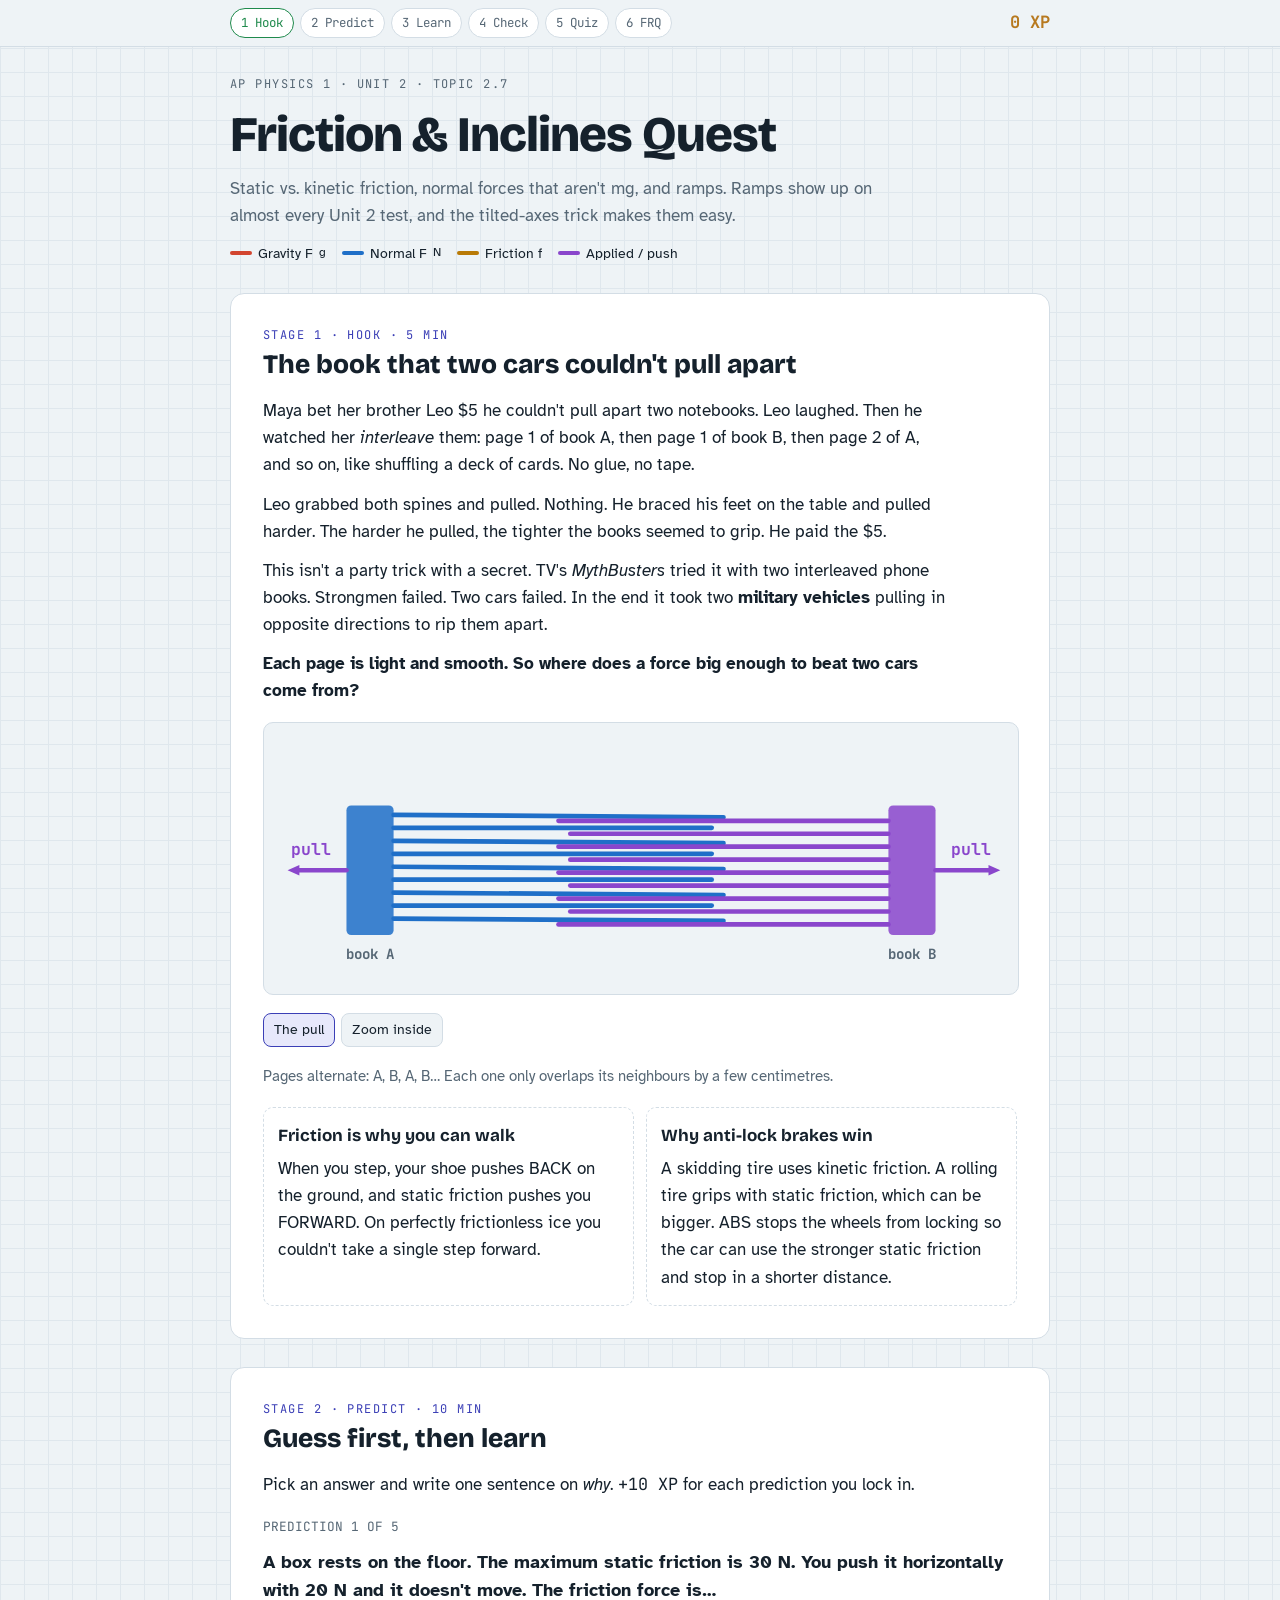
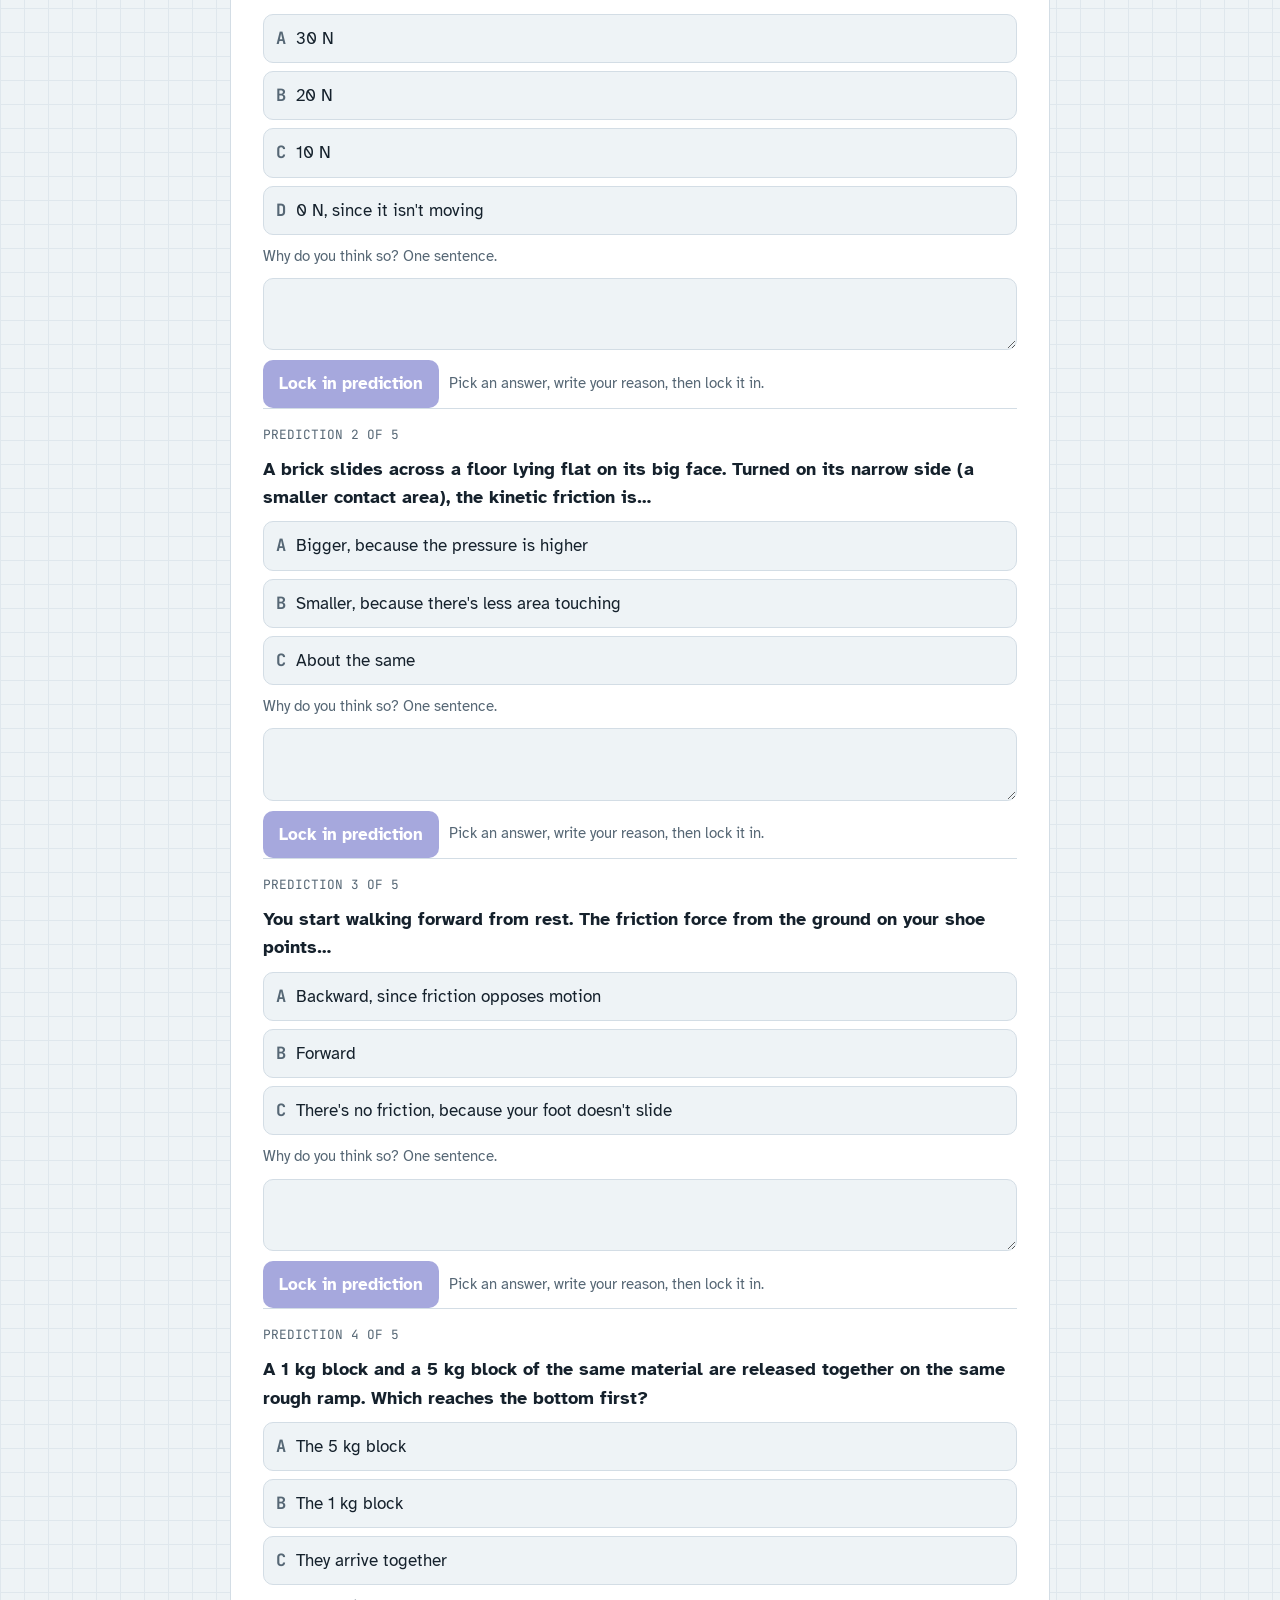
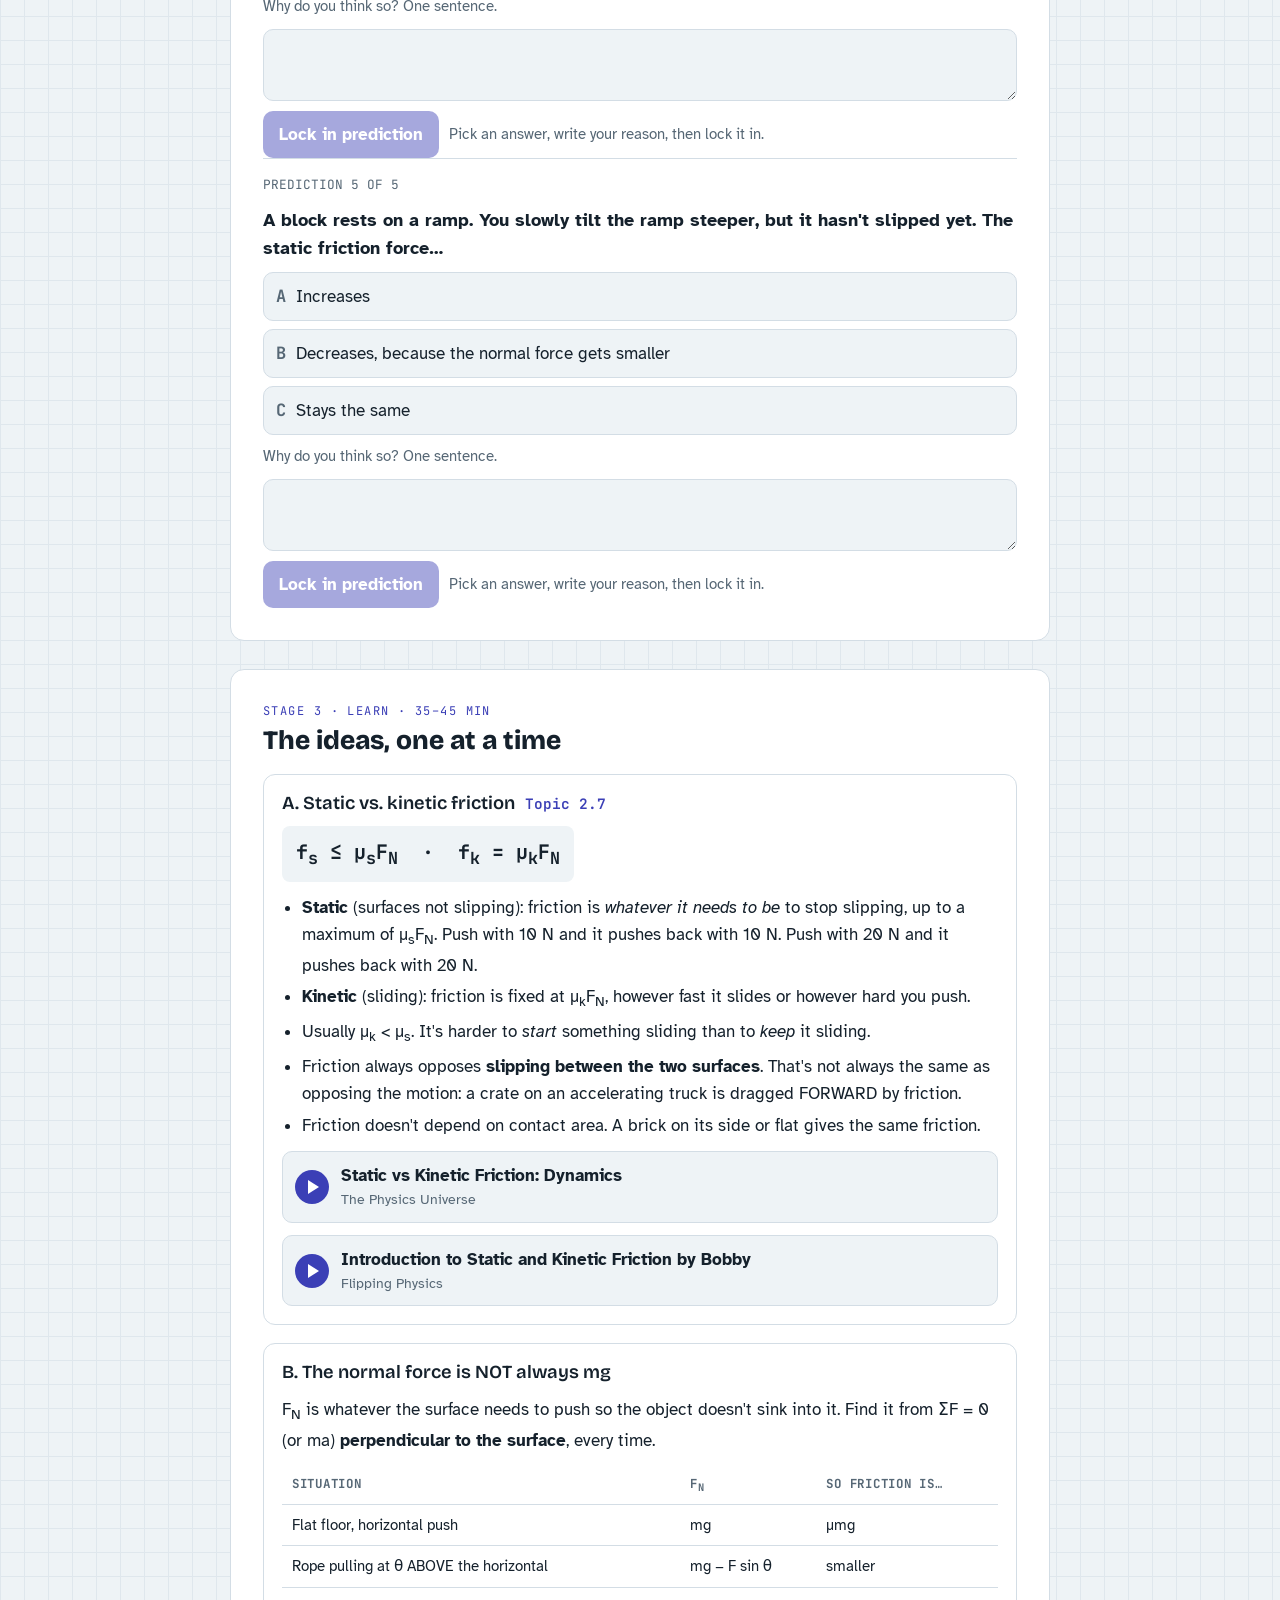
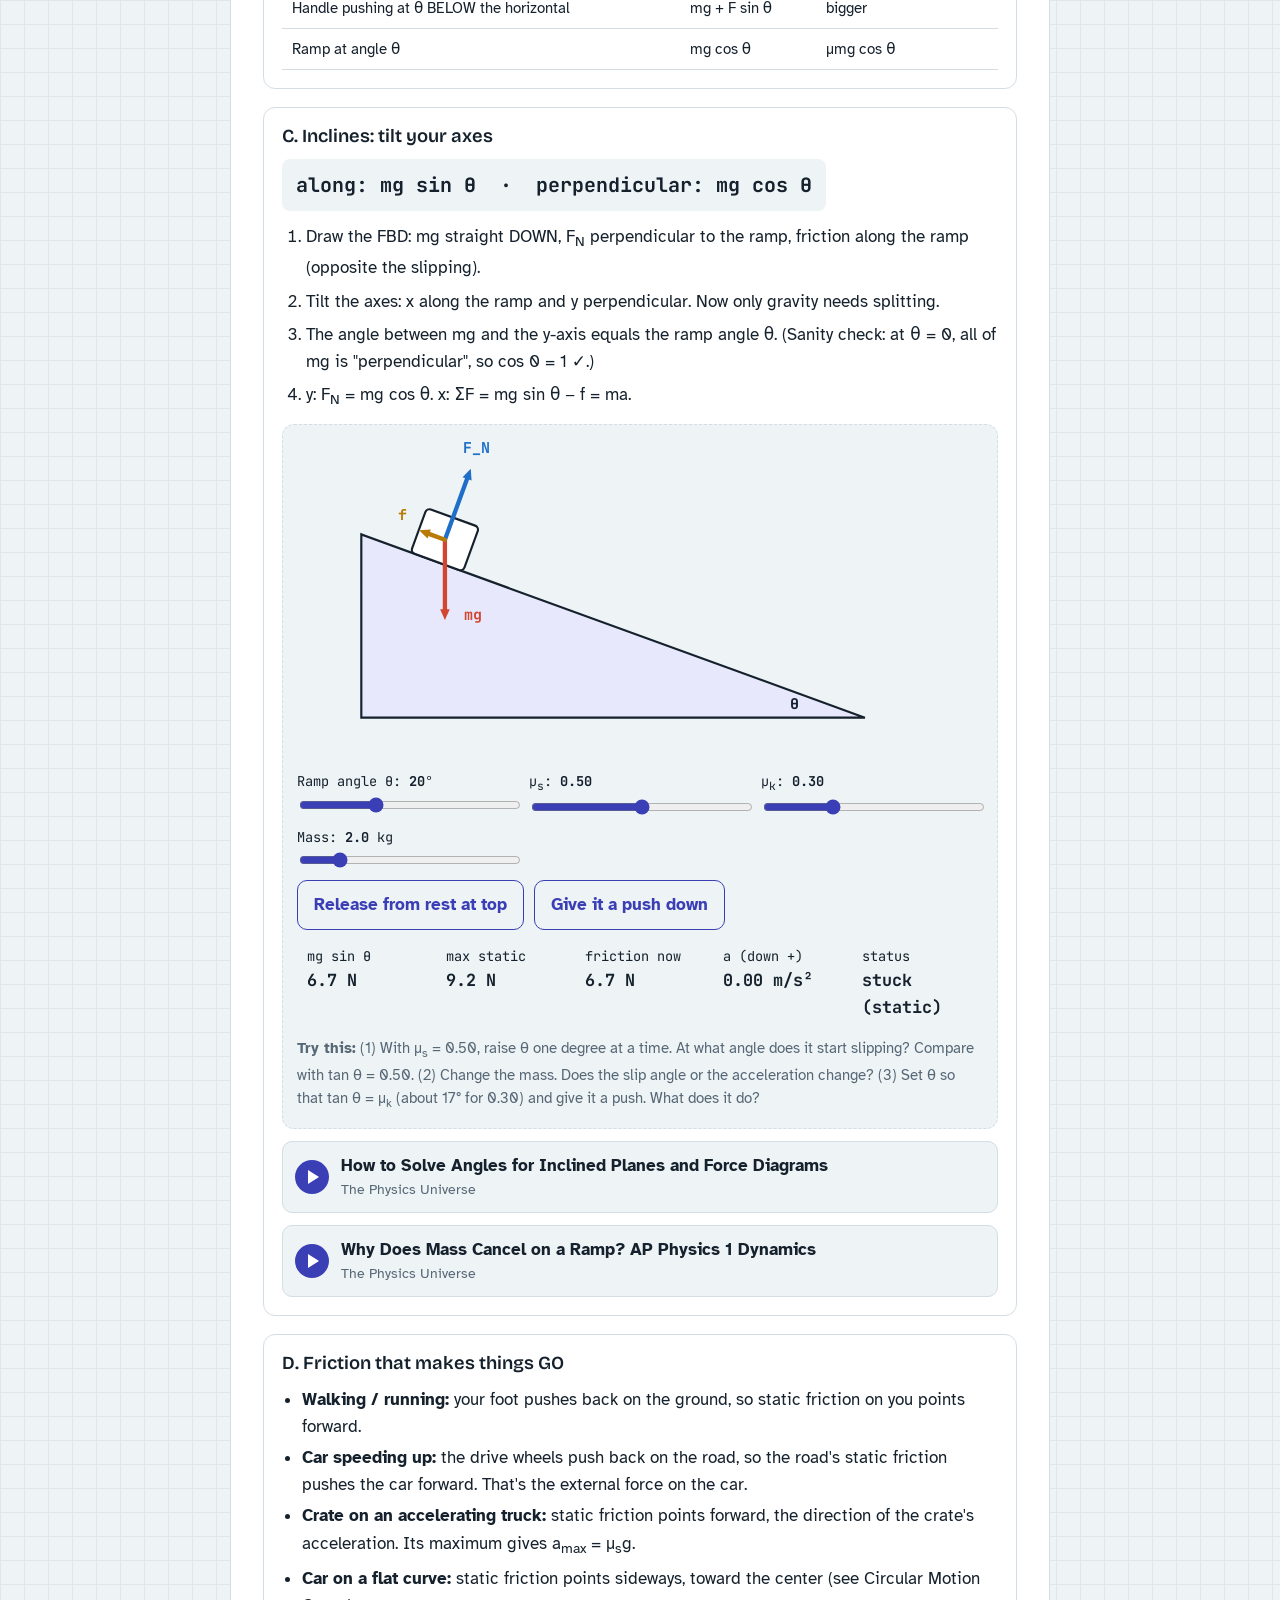
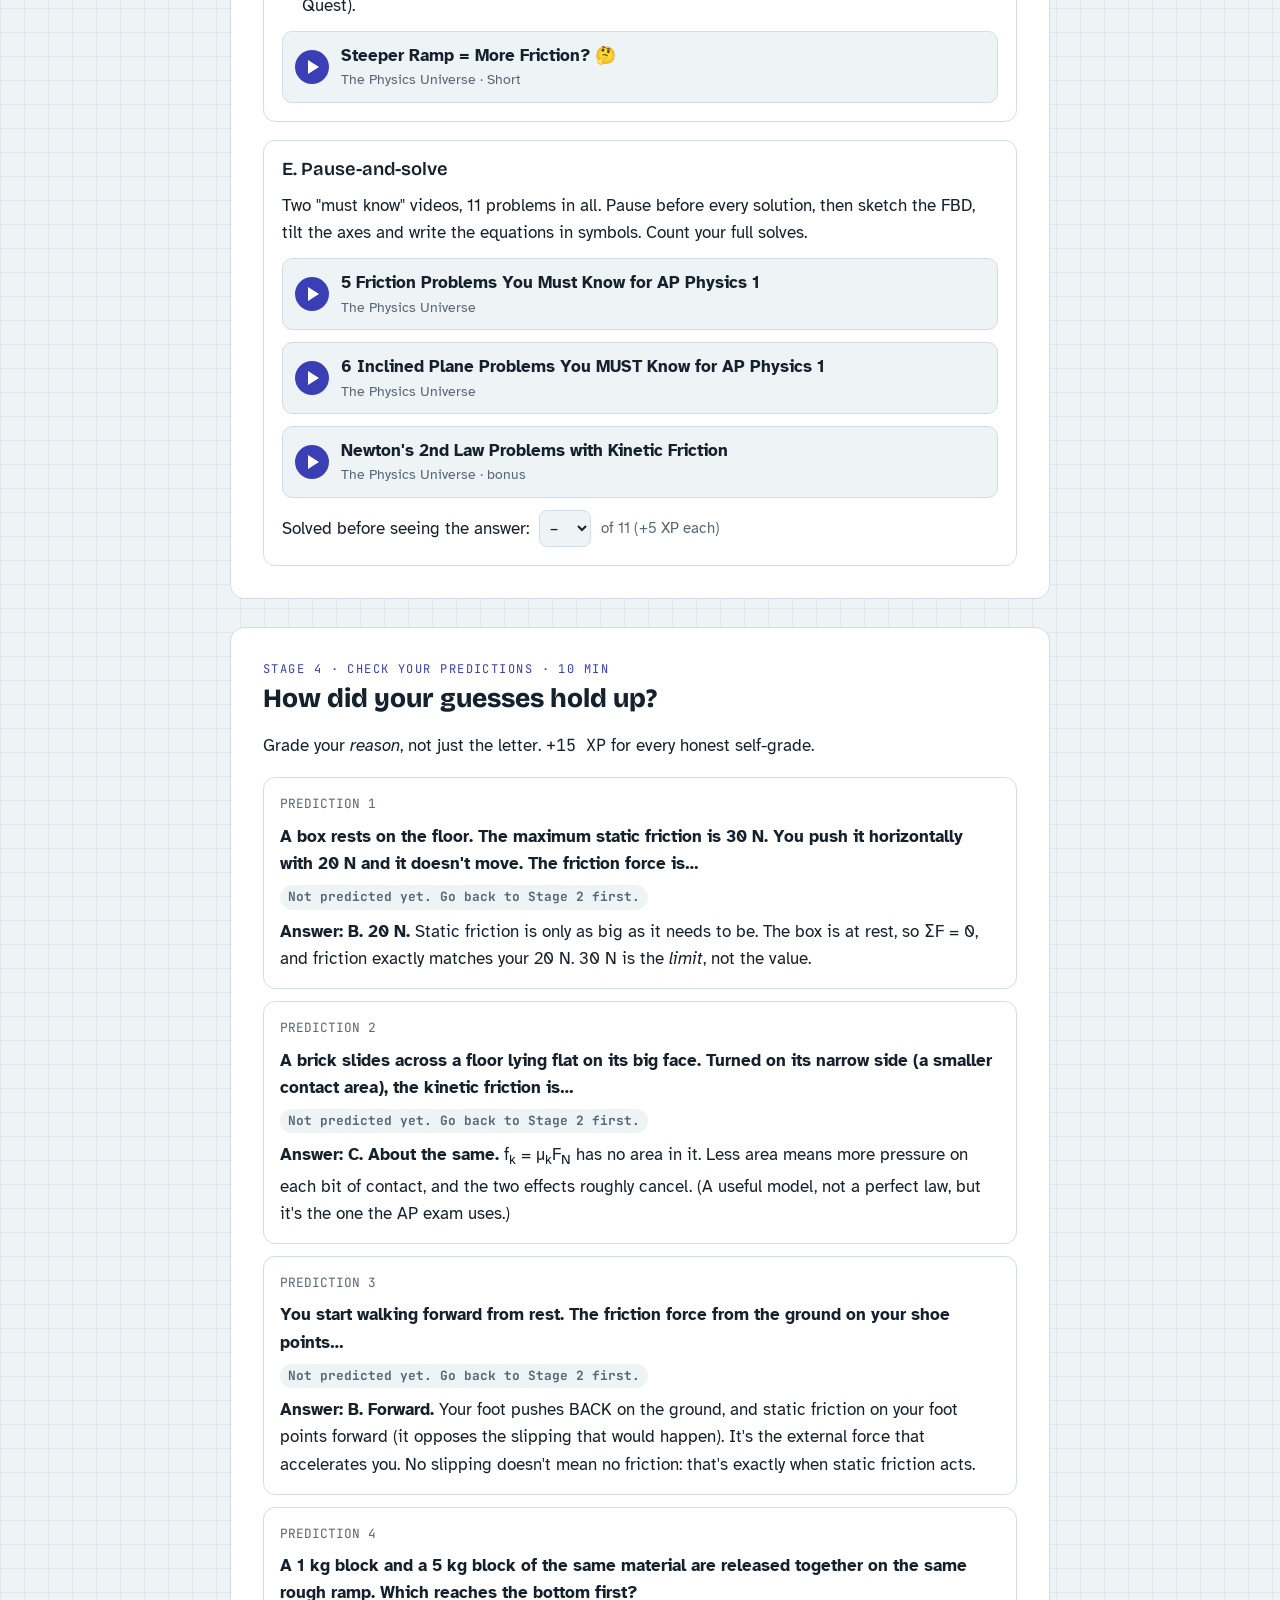
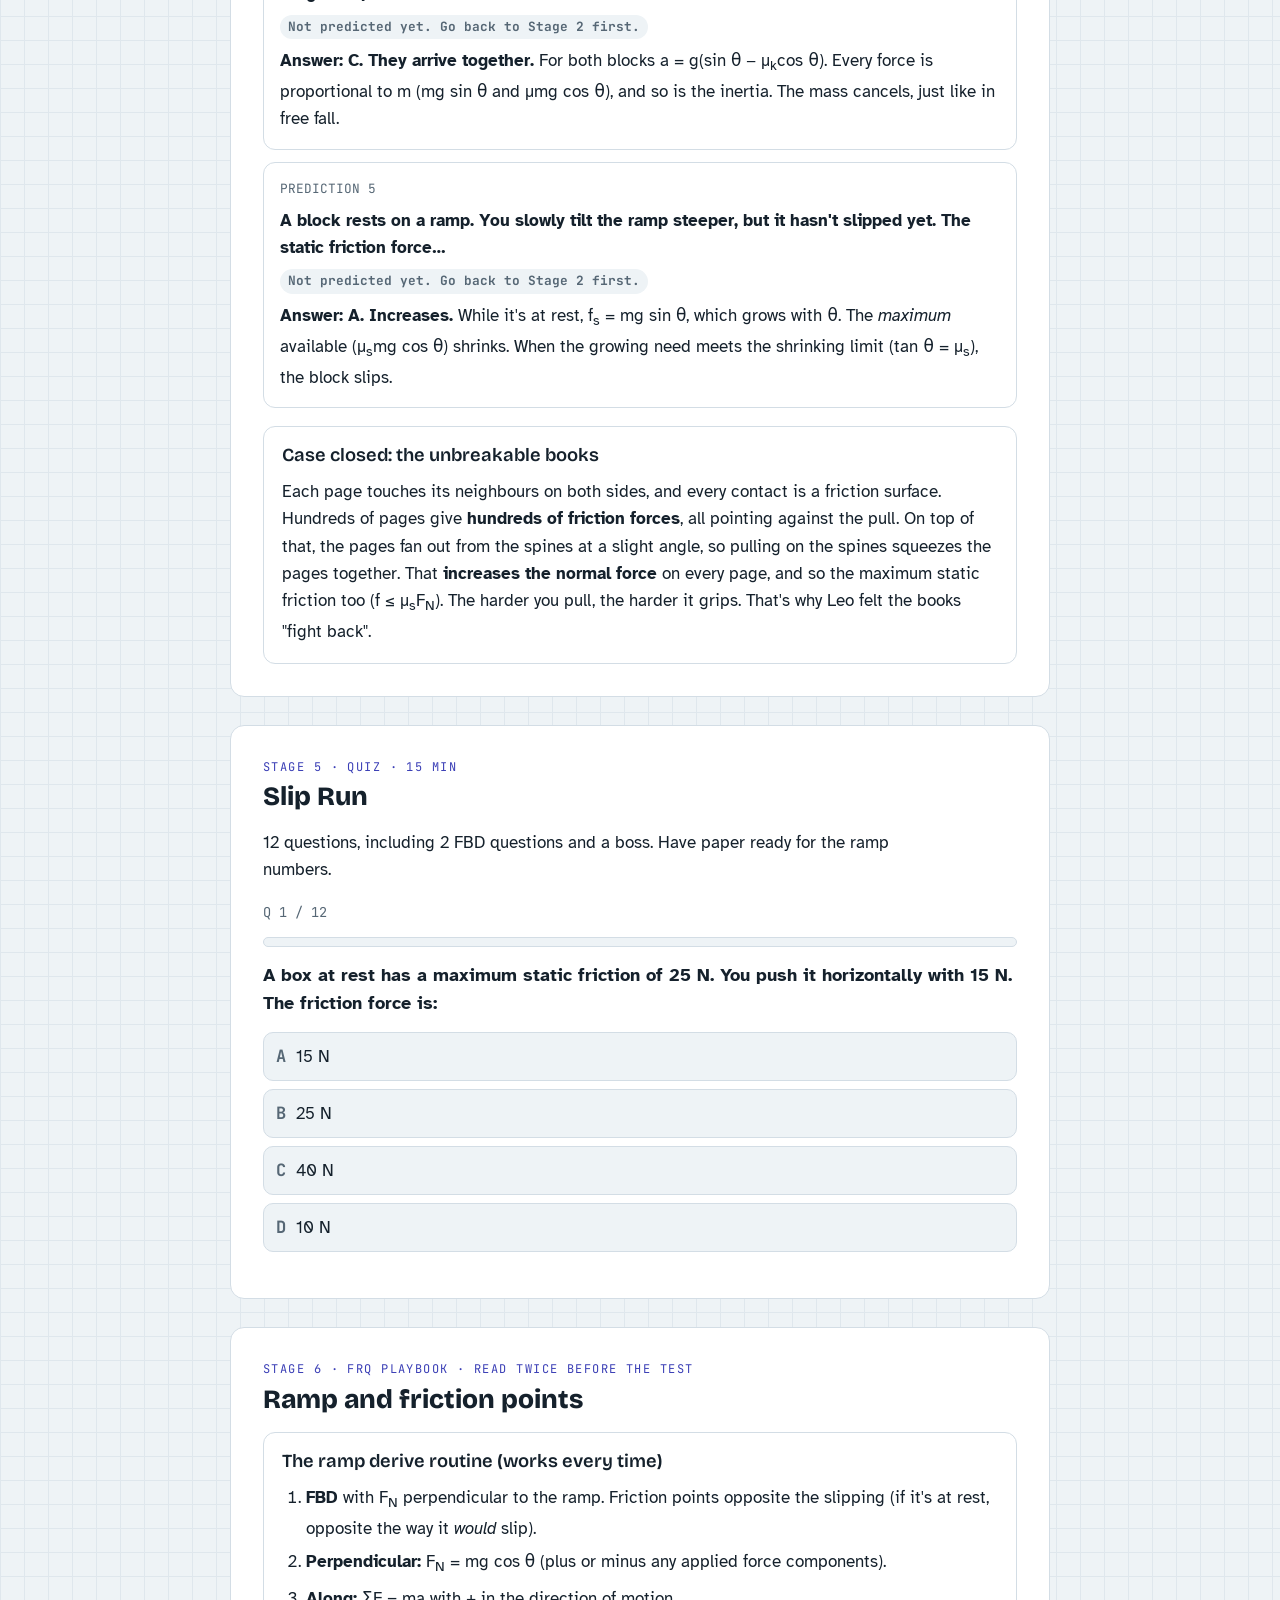
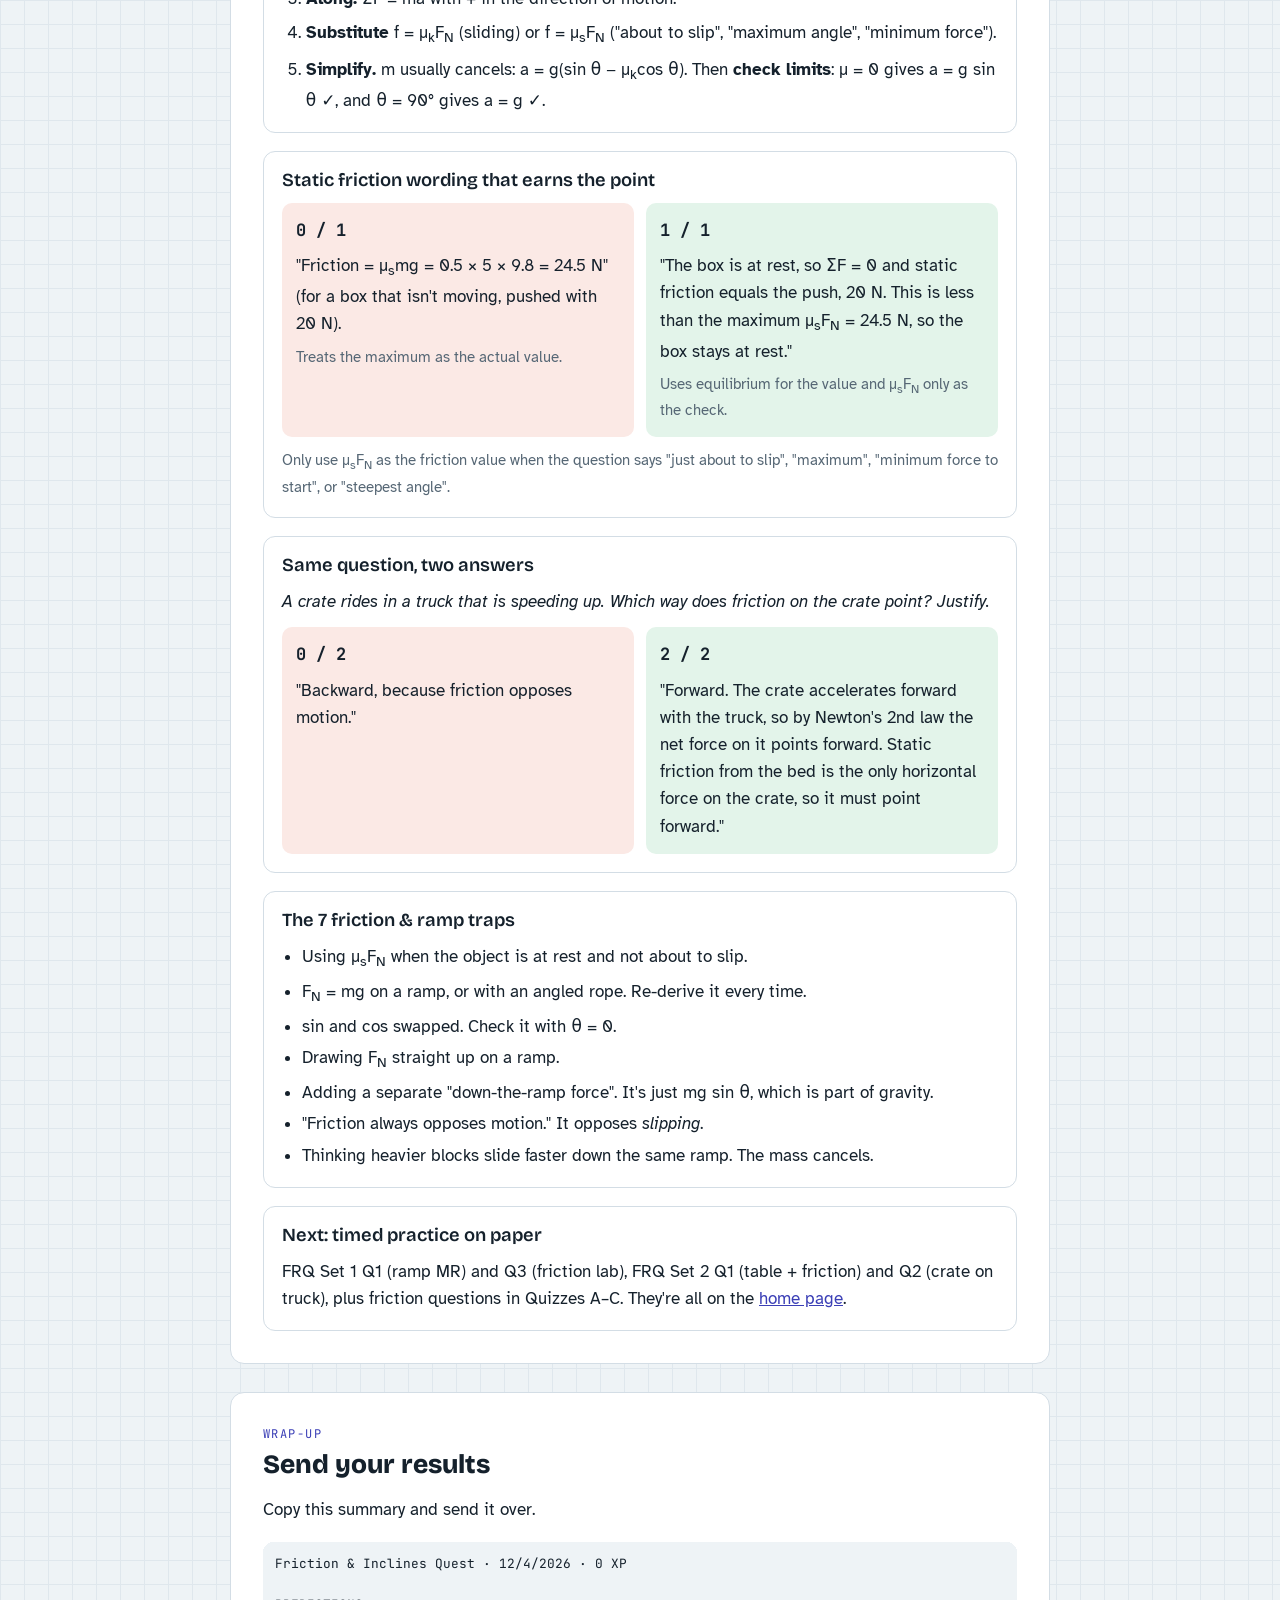
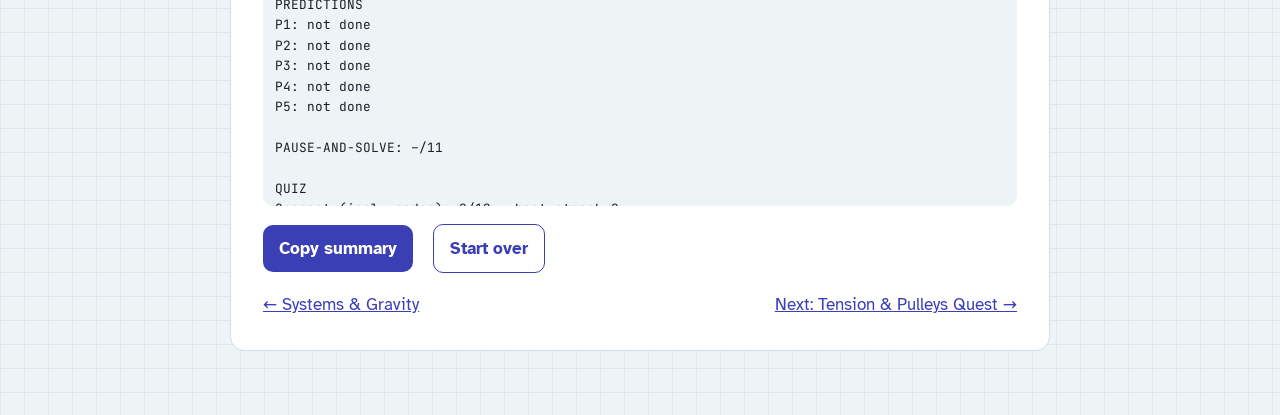
<file: friction-inclines-quest.html>
<!doctype html>
<html lang="en"><head><meta charset="utf-8"><meta name="viewport" content="width=device-width,initial-scale=1,viewport-fit=cover">
<title>Friction &amp; Inclines Quest</title>
<link rel="preconnect" href="https://fonts.googleapis.com"><link rel="preconnect" href="https://fonts.gstatic.com" crossorigin>
<link rel="stylesheet" href="https://fonts.googleapis.com/css2?family=Atkinson+Hyperlegible:ital,wght@0,400;0,700;1,400&family=Bricolage+Grotesque:opsz,wght@12..96,600;12..96,800&family=JetBrains+Mono:wght@500;700&display=swap">
<link rel="stylesheet" href="quest.css">
</head><body>
<nav class="bar" aria-label="Stages"><div class="bar-in">
  <div class="levels" id="levels">
    <a href="#hook" data-stage="hook">1 Hook</a><a href="#predict" data-stage="predict">2 Predict</a><a href="#learn" data-stage="learn">3 Learn</a>
    <a href="#check" data-stage="check">4 Check</a><a href="#quiz" data-stage="quiz">5 Quiz</a><a href="#frq" data-stage="frq">6 FRQ</a>
  </div><div class="xp" aria-live="polite"><span id="xp">0</span> XP</div></div></nav>

<main class="wrap">
  <header class="hero">
    <span class="eyebrow">AP Physics 1 · Unit 2 · Topic 2.7</span>
    <h1>Friction &amp; Inclines Quest</h1>
    <p>Static vs. kinetic friction, normal forces that aren't mg, and ramps. Ramps show up on almost every Unit 2 test, and the tilted-axes trick makes them easy.</p>
    <div class="legend" aria-label="Force colour key">
      <span><i style="background:var(--f-grav)"></i>Gravity F<sub>g</sub></span><span><i style="background:var(--f-norm)"></i>Normal F<sub>N</sub></span>
      <span><i style="background:var(--f-fric)"></i>Friction f</span><span><i style="background:var(--f-app)"></i>Applied / push</span>
    </div>
  </header>

  <!-- 1 HOOK -->
  <section class="stage" id="hook">
    <div class="stage-head"><span class="eyebrow">Stage 1 · Hook · 5 min</span><h2>The book that two cars couldn't pull apart</h2></div>
    <div class="story">
      <p>Maya bet her brother Leo $5 he couldn't pull apart two notebooks. Leo laughed. Then he watched her <em>interleave</em> them: page 1 of book A, then page 1 of book B, then page 2 of A, and so on, like shuffling a deck of cards. No glue, no tape.</p>
      <p>Leo grabbed both spines and pulled. Nothing. He braced his feet on the table and pulled harder. The harder he pulled, the tighter the books seemed to grip. He paid the $5.</p>
      <p>This isn't a party trick with a secret. TV's <em>MythBusters</em> tried it with two interleaved phone books. Strongmen failed. Two cars failed. In the end it took two <strong>military vehicles</strong> pulling in opposite directions to rip them apart.</p>
      <p><strong>Each page is light and smooth. So where does a force big enough to beat two cars come from?</strong></p>
    </div>
    <svg class="scene" id="scene" viewBox="0 0 640 230" role="img" aria-label="Two interleaved books being pulled apart"></svg>
    <div class="row seg" id="sceneMode">
      <button type="button" data-mode="pull" aria-pressed="true">The pull</button>
      <button type="button" data-mode="inside" aria-pressed="false">Zoom inside</button>
    </div>
    <p class="note" id="sceneNote"></p>
    <div class="trivia">
      <div><b>Friction is why you can walk</b><p>When you step, your shoe pushes BACK on the ground, and static friction pushes you FORWARD. On perfectly frictionless ice you couldn't take a single step forward.</p></div>
      <div><b>Why anti-lock brakes win</b><p>A skidding tire uses kinetic friction. A rolling tire grips with static friction, which can be bigger. ABS stops the wheels from locking so the car can use the stronger static friction and stop in a shorter distance.</p></div>
    </div>
  </section>

  <!-- 2 PREDICT -->
  <section class="stage" id="predict">
    <div class="stage-head"><span class="eyebrow">Stage 2 · Predict · 10 min</span><h2>Guess first, then learn</h2></div>
    <p class="lead">Pick an answer and write one sentence on <em>why</em>. <span class="mono">+10 XP</span> for each prediction you lock in.</p>
    <div id="predList"></div>
  </section>

  <!-- 3 LEARN -->
  <section class="stage" id="learn">
    <div class="stage-head"><span class="eyebrow">Stage 3 · Learn · 35–45 min</span><h2>The ideas, one at a time</h2></div>

    <div class="card">
      <h3>A. Static vs. kinetic friction <span class="law">Topic 2.7</span></h3>
      <div class="big-eq">f<sub>s</sub> ≤ μ<sub>s</sub>F<sub>N</sub> &nbsp;·&nbsp; f<sub>k</sub> = μ<sub>k</sub>F<sub>N</sub></div>
      <ul class="tight">
        <li><strong>Static</strong> (surfaces not slipping): friction is <em>whatever it needs to be</em> to stop slipping, up to a maximum of μ<sub>s</sub>F<sub>N</sub>. Push with 10 N and it pushes back with 10 N. Push with 20 N and it pushes back with 20 N.</li>
        <li><strong>Kinetic</strong> (sliding): friction is fixed at μ<sub>k</sub>F<sub>N</sub>, however fast it slides or however hard you push.</li>
        <li>Usually μ<sub>k</sub> &lt; μ<sub>s</sub>. It's harder to <em>start</em> something sliding than to <em>keep</em> it sliding.</li>
        <li>Friction always opposes <strong>slipping between the two surfaces</strong>. That's not always the same as opposing the motion: a crate on an accelerating truck is dragged FORWARD by friction.</li>
        <li>Friction doesn't depend on contact area. A brick on its side or flat gives the same friction.</li>
      </ul>
      <a class="vid" href="https://www.youtube.com/watch?v=v-YfxCmBNvI" target="_blank" rel="noopener"><span class="play"></span><span><strong>Static vs Kinetic Friction: Dynamics</strong><small>The Physics Universe</small></span></a>
      <a class="vid" href="https://www.youtube.com/watch?v=i-DdiI7gFoM" target="_blank" rel="noopener"><span class="play"></span><span><strong>Introduction to Static and Kinetic Friction by Bobby</strong><small>Flipping Physics</small></span></a>
    </div>

    <div class="card">
      <h3>B. The normal force is NOT always mg</h3>
      <p>F<sub>N</sub> is whatever the surface needs to push so the object doesn't sink into it. Find it from ΣF = 0 (or ma) <strong>perpendicular to the surface</strong>, every time.</p>
      <div class="tbl"><table>
        <thead><tr><th>Situation</th><th>F<sub>N</sub></th><th>So friction is…</th></tr></thead>
        <tbody>
          <tr><td>Flat floor, horizontal push</td><td>mg</td><td>μmg</td></tr>
          <tr><td>Rope pulling at θ ABOVE the horizontal</td><td>mg − F sin θ</td><td>smaller</td></tr>
          <tr><td>Handle pushing at θ BELOW the horizontal</td><td>mg + F sin θ</td><td>bigger</td></tr>
          <tr><td>Ramp at angle θ</td><td>mg cos θ</td><td>μmg cos θ</td></tr>
        </tbody>
      </table></div>
    </div>

    <div class="card">
      <h3>C. Inclines: tilt your axes</h3>
      <div class="big-eq">along: mg sin θ &nbsp;·&nbsp; perpendicular: mg cos θ</div>
      <ol class="steps">
        <li>Draw the FBD: mg straight DOWN, F<sub>N</sub> perpendicular to the ramp, friction along the ramp (opposite the slipping).</li>
        <li>Tilt the axes: x along the ramp and y perpendicular. Now only gravity needs splitting.</li>
        <li>The angle between mg and the y-axis equals the ramp angle θ. (Sanity check: at θ = 0, all of mg is "perpendicular", so cos 0 = 1 ✓.)</li>
        <li>y: F<sub>N</sub> = mg cos θ. x: ΣF = mg sin θ − f = ma.</li>
      </ol>
      <div class="widget">
        <svg id="ramp" viewBox="0 0 640 300" role="img" aria-label="Block on an adjustable ramp with force arrows"></svg>
        <div class="sliders">
          <label>Ramp angle θ: <b id="thv">20</b>°<input type="range" id="th" min="0" max="60" step="1" value="20"></label>
          <label>μ<sub>s</sub>: <b id="usv">0.50</b><input type="range" id="us" min="0" max="1" step="0.05" value="0.5"></label>
          <label>μ<sub>k</sub>: <b id="ukv">0.30</b><input type="range" id="uk" min="0" max="1" step="0.05" value="0.3"></label>
          <label>Mass: <b id="mv">2.0</b> kg<input type="range" id="mm" min="0.5" max="10" step="0.5" value="2"></label>
        </div>
        <div class="row"><button type="button" class="btn ghost" id="rel">Release from rest at top</button><button type="button" class="btn ghost" id="kick">Give it a push down</button></div>
        <div class="readout"><div>mg sin θ<b id="r1">–</b></div><div>max static<b id="r2">–</b></div><div>friction now<b id="r3">–</b></div><div>a (down +)<b id="r4">–</b></div><div>status<b id="r5">–</b></div></div>
        <p class="note"><strong>Try this:</strong> (1) With μ<sub>s</sub> = 0.50, raise θ one degree at a time. At what angle does it start slipping? Compare with tan θ = 0.50. (2) Change the mass. Does the slip angle or the acceleration change? (3) Set θ so that tan θ = μ<sub>k</sub> (about 17° for 0.30) and give it a push. What does it do?</p>
      </div>
      <a class="vid" href="https://www.youtube.com/watch?v=nO2d6AIpvPw" target="_blank" rel="noopener"><span class="play"></span><span><strong>How to Solve Angles for Inclined Planes and Force Diagrams</strong><small>The Physics Universe</small></span></a>
      <a class="vid" href="https://www.youtube.com/watch?v=Dlxgq7GZasc" target="_blank" rel="noopener"><span class="play"></span><span><strong>Why Does Mass Cancel on a Ramp? AP Physics 1 Dynamics</strong><small>The Physics Universe</small></span></a>
    </div>

    <div class="card">
      <h3>D. Friction that makes things GO</h3>
      <ul class="tight">
        <li><strong>Walking / running:</strong> your foot pushes back on the ground, so static friction on you points forward.</li>
        <li><strong>Car speeding up:</strong> the drive wheels push back on the road, so the road's static friction pushes the car forward. That's the external force on the car.</li>
        <li><strong>Crate on an accelerating truck:</strong> static friction points forward, the direction of the crate's acceleration. Its maximum gives a<sub>max</sub> = μ<sub>s</sub>g.</li>
        <li><strong>Car on a flat curve:</strong> static friction points sideways, toward the center (see Circular Motion Quest).</li>
      </ul>
      <a class="vid" href="https://www.youtube.com/watch?v=-agKmhBoivQ" target="_blank" rel="noopener"><span class="play"></span><span><strong>Steeper Ramp = More Friction? 🤔</strong><small>The Physics Universe · Short</small></span></a>
    </div>

    <div class="card">
      <h3>E. Pause-and-solve</h3>
      <p>Two "must know" videos, 11 problems in all. Pause before every solution, then sketch the FBD, tilt the axes and write the equations in symbols. Count your full solves.</p>
      <a class="vid" href="https://www.youtube.com/watch?v=5ilMNwWMeB8" target="_blank" rel="noopener"><span class="play"></span><span><strong>5 Friction Problems You Must Know for AP Physics 1</strong><small>The Physics Universe</small></span></a>
      <a class="vid" href="https://www.youtube.com/watch?v=1vpl9Pc30jg" target="_blank" rel="noopener"><span class="play"></span><span><strong>6 Inclined Plane Problems You MUST Know for AP Physics 1</strong><small>The Physics Universe</small></span></a>
      <a class="vid" href="https://www.youtube.com/watch?v=bFV4oMDHVUY" target="_blank" rel="noopener"><span class="play"></span><span><strong>Newton's 2nd Law Problems with Kinetic Friction</strong><small>The Physics Universe · bonus</small></span></a>
      <div class="row"><label for="pauseScore">Solved before seeing the answer:</label>
        <select id="pauseScore" style="font:inherit;padding:6px;border-radius:8px;border:1.5px solid var(--line);background:var(--bg);color:var(--ink)"></select><span class="note">of 11 (+5 XP each)</span></div>
    </div>
  </section>

  <!-- 4 CHECK -->
  <section class="stage" id="check">
    <div class="stage-head"><span class="eyebrow">Stage 4 · Check your predictions · 10 min</span><h2>How did your guesses hold up?</h2></div>
    <p class="lead">Grade your <em>reason</em>, not just the letter. <span class="mono">+15 XP</span> for every honest self-grade.</p>
    <div id="checkList" style="display:flex;flex-direction:column;gap:12px"></div>
    <div class="card">
      <h3>Case closed: the unbreakable books</h3>
      <p>Each page touches its neighbours on both sides, and every contact is a friction surface. Hundreds of pages give <strong>hundreds of friction forces</strong>, all pointing against the pull. On top of that, the pages fan out from the spines at a slight angle, so pulling on the spines squeezes the pages together. That <strong>increases the normal force</strong> on every page, and so the maximum static friction too (f ≤ μ<sub>s</sub>F<sub>N</sub>). The harder you pull, the harder it grips. That's why Leo felt the books "fight back".</p>
    </div>
  </section>

  <!-- 5 QUIZ -->
  <section class="stage" id="quiz">
    <div class="stage-head"><span class="eyebrow">Stage 5 · Quiz · 15 min</span><h2>Slip Run</h2></div>
    <p class="lead">12 questions, including 2 FBD questions and a boss. Have paper ready for the ramp numbers.</p>
    <div id="quizBox"></div>
  </section>

  <!-- 6 FRQ -->
  <section class="stage" id="frq">
    <div class="stage-head"><span class="eyebrow">Stage 6 · FRQ playbook · read twice before the test</span><h2>Ramp and friction points</h2></div>

    <div class="card">
      <h3>The ramp derive routine (works every time)</h3>
      <ol class="steps">
        <li><strong>FBD</strong> with F<sub>N</sub> perpendicular to the ramp. Friction points opposite the slipping (if it's at rest, opposite the way it <em>would</em> slip).</li>
        <li><strong>Perpendicular:</strong> F<sub>N</sub> = mg cos θ (plus or minus any applied force components).</li>
        <li><strong>Along:</strong> ΣF = ma with + in the direction of motion.</li>
        <li><strong>Substitute</strong> f = μ<sub>k</sub>F<sub>N</sub> (sliding) or f = μ<sub>s</sub>F<sub>N</sub> ("about to slip", "maximum angle", "minimum force").</li>
        <li><strong>Simplify.</strong> m usually cancels: a = g(sin θ − μ<sub>k</sub>cos θ). Then <strong>check limits</strong>: μ = 0 gives a = g sin θ ✓, and θ = 90° gives a = g ✓.</li>
      </ol>
    </div>

    <div class="card">
      <h3>Static friction wording that earns the point</h3>
      <div class="compare">
        <div class="weak"><span class="pts">0 / 1</span><p>"Friction = μ<sub>s</sub>mg = 0.5 × 5 × 9.8 = 24.5 N" (for a box that isn't moving, pushed with 20 N).</p><p class="note">Treats the maximum as the actual value.</p></div>
        <div class="strong"><span class="pts">1 / 1</span><p>"The box is at rest, so ΣF = 0 and static friction equals the push, 20 N. This is less than the maximum μ<sub>s</sub>F<sub>N</sub> = 24.5 N, so the box stays at rest."</p><p class="note">Uses equilibrium for the value and μ<sub>s</sub>F<sub>N</sub> only as the check.</p></div>
      </div>
      <p class="note">Only use μ<sub>s</sub>F<sub>N</sub> as the friction value when the question says "just about to slip", "maximum", "minimum force to start", or "steepest angle".</p>
    </div>

    <div class="card">
      <h3>Same question, two answers</h3>
      <p><em>A crate rides in a truck that is speeding up. Which way does friction on the crate point? Justify.</em></p>
      <div class="compare">
        <div class="weak"><span class="pts">0 / 2</span><p>"Backward, because friction opposes motion."</p></div>
        <div class="strong"><span class="pts">2 / 2</span><p>"Forward. The crate accelerates forward with the truck, so by Newton's 2nd law the net force on it points forward. Static friction from the bed is the only horizontal force on the crate, so it must point forward."</p></div>
      </div>
    </div>

    <div class="card">
      <h3>The 7 friction &amp; ramp traps</h3>
      <ul class="tight">
        <li>Using μ<sub>s</sub>F<sub>N</sub> when the object is at rest and not about to slip.</li>
        <li>F<sub>N</sub> = mg on a ramp, or with an angled rope. Re-derive it every time.</li>
        <li>sin and cos swapped. Check it with θ = 0.</li>
        <li>Drawing F<sub>N</sub> straight up on a ramp.</li>
        <li>Adding a separate "down-the-ramp force". It's just mg sin θ, which is part of gravity.</li>
        <li>"Friction always opposes motion." It opposes <em>slipping</em>.</li>
        <li>Thinking heavier blocks slide faster down the same ramp. The mass cancels.</li>
      </ul>
    </div>

    <div class="card">
      <h3>Next: timed practice on paper</h3>
      <p>FRQ Set 1 Q1 (ramp MR) and Q3 (friction lab), FRQ Set 2 Q1 (table + friction) and Q2 (crate on truck), plus friction questions in Quizzes A–C. They're all on the <a href="index.html">home page</a>.</p>
    </div>
  </section>

  <section class="stage" id="results">
    <div class="stage-head"><span class="eyebrow">Wrap-up</span><h2>Send your results</h2></div>
    <p class="lead">Copy this summary and send it over.</p>
    <pre class="copybox" id="summary"></pre>
    <div class="row"><button type="button" class="btn" id="copyBtn">Copy summary</button><span class="note" id="copyMsg" aria-live="polite"></span>
      <button type="button" class="btn ghost" id="wipeBtn">Start over</button><span class="note" id="wipeAsk" hidden>Erase all answers on this device? <button type="button" class="btn ghost" id="wipeYes">Yes, erase</button></span></div>
    <div class="next-quest"><a href="systems-gravity-quest.html">← Systems &amp; Gravity</a><a href="tension-pulleys-quest.html">Next: Tension &amp; Pulleys Quest →</a></div>
  </section>
</main>

<script src="quest.js"></script>
<script>
(() => {
const {arrow, $} = QuestKit;

/* ---------- hook: interleaved books ---------- */
function books(mode){
  let s = `<rect x="70" y="70" width="40" height="110" rx="4" style="fill:var(--f-norm);opacity:.85"/><rect x="530" y="70" width="40" height="110" rx="4" style="fill:var(--f-app);opacity:.85"/>`;
  for (let i=0;i<9;i++){ const y = 78 + i*11;
    s += `<line x1="110" y1="${y}" x2="${380 + (i%2?0:10)}" y2="${y+ (i%2?0:2)}" style="stroke:var(--f-norm)" stroke-width="4" stroke-linecap="round"/>`;
    s += `<line x1="530" y1="${y+5}" x2="${260 - (i%2?0:10)}" y2="${y+5}" style="stroke:var(--f-app)" stroke-width="4" stroke-linecap="round"/>`; }
  s += `<text x="90" y="200" text-anchor="middle" style="fill:var(--muted);font:700 12px var(--mono)">book A</text><text x="550" y="200" text-anchor="middle" style="fill:var(--muted);font:700 12px var(--mono)">book B</text>`;
  if (mode==="pull") s += arrow(70,125,20,125,"app","pull",40,112)+arrow(570,125,625,125,"app","pull",600,112);
  else { s += `<rect x="255" y="70" width="135" height="110" rx="8" fill="none" style="stroke:var(--accent)" stroke-width="2" stroke-dasharray="6 5"/>`;
    for (let i=0;i<4;i++){ const y = 84 + i*22; s += arrow(330,y,300,y,"fric","",0,0)+arrow(310,y+6,340,y+6,"fric","",0,0); }
    s += `<text x="322" y="60" text-anchor="middle" style="fill:var(--f-fric);font:700 12px var(--mono)">friction at EVERY page contact</text>`; }
  $("#scene").innerHTML = s;
  $("#sceneNote").textContent = mode==="pull" ? "Pages alternate: A, B, A, B… Each one only overlaps its neighbours by a few centimetres." : "Zoomed in: every page touches two pages of the other book. Each contact adds a small friction force, and hundreds of them add up. Stage 4 explains why pulling harder makes it grip harder.";
  document.querySelectorAll("#sceneMode button").forEach(b=>b.setAttribute("aria-pressed", b.dataset.mode===mode));
}
document.querySelectorAll("#sceneMode button").forEach(b=>b.addEventListener("click",()=>books(b.dataset.mode)));
books("pull");

/* ---------- ramp lab ---------- */
const G = 9.8; let s = 0.15, v = 0, lastT = null, fNow = 0, aNow = 0;   // s = distance down the slope as a fraction of ramp length, v in m/s
const L = 4.0;   // ramp length in m (for animation)
function params(){ return { th:+$("#th").value*Math.PI/180, us:+$("#us").value, uk:+$("#uk").value, m:+$("#mm").value }; }
function physics(dt){
  const {th,us,uk,m} = params(), down = m*G*Math.sin(th), N = m*G*Math.cos(th);
  if (Math.abs(v) < 1e-4){ v = 0;
    if (down <= us*N + 1e-9){ fNow = down; aNow = 0; return "stuck (static)"; }
  }
  fNow = uk*N; aNow = (down - fNow)/m;
  const nv = v + aNow*dt;
  if (v > 0 && nv <= 0){ v = 0; aNow = 0; fNow = Math.min(down, us*N); return "stopped"; }
  v = nv; s += v*dt/L;
  if (s >= 0.92){ s = 0.92; v = 0; return "at the bottom"; }
  return "sliding (kinetic)";
}
let status = "stuck (static)";
function draw(){
  const {th,us,uk,m} = params();
  $("#thv").textContent = Math.round(th*180/Math.PI); $("#usv").textContent = us.toFixed(2); $("#ukv").textContent = uk.toFixed(2); $("#mv").textContent = m.toFixed(1);
  const x0 = 60, y0 = 260, len = 500, top = [x0, y0 - len*Math.sin(th)], bot = [x0 + len*Math.cos(th), y0];
  const px = top[0] + s*len*Math.cos(th), py = top[1] + s*len*Math.sin(th);
  const deg = th*180/Math.PI, ux = Math.cos(th), uy = Math.sin(th), nx = Math.sin(th), ny = -Math.cos(th);
  const cx = px + nx*22, cy = py + ny*22, sc = 75/(m*G);   // arrow scale: mg is always drawn 75 px, other forces relative to it
  let svg = `<polygon points="${x0},${y0} ${bot[0]},${bot[1]} ${x0},${top[1]}" style="fill:var(--accent-soft);stroke:var(--ink)" stroke-width="2"/>`+
    `<text x="${bot[0]-70}" y="${y0-8}" style="fill:var(--ink);font:700 14px var(--mono)">θ</text>`+
    `<g transform="translate(${px},${py}) rotate(${deg})"><rect x="-26" y="-44" width="52" height="44" rx="4" style="fill:var(--paper);stroke:var(--ink)" stroke-width="2"/></g>`;
  const mg = m*G, N = mg*Math.cos(th);
  svg += arrow(cx,cy,cx,cy+mg*sc,"grav","mg",cx+18,cy+mg*sc,"start");
  svg += arrow(cx,cy,cx+nx*N*sc,cy+ny*N*sc,"norm","F_N",cx+nx*(N*sc+16),cy+ny*(N*sc+16));
  if (fNow > 0.01) svg += arrow(cx,cy,cx-ux*fNow*sc,cy-uy*fNow*sc,"fric","f",cx-ux*(fNow*sc+16),cy-uy*(fNow*sc+16)-4);
  $("#ramp").innerHTML = svg;
  $("#r1").textContent = (mg*Math.sin(th)).toFixed(1)+" N"; $("#r2").textContent = (us*N).toFixed(1)+" N"; $("#r3").textContent = fNow.toFixed(1)+" N";
  $("#r4").textContent = aNow.toFixed(2)+" m/s²"; $("#r5").textContent = status;
}
function loop(t){ if (lastT != null) status = physics(Math.min(0.05,(t-lastT)/1000)); lastT = t; draw(); requestAnimationFrame(loop); }
$("#rel").onclick = ()=>{ s = 0.05; v = 0; };
$("#kick").onclick = ()=>{ if (s > 0.85) s = 0.05; v = 2.0; };
["th","us","uk","mm"].forEach(id=>$("#"+id).addEventListener("input",()=>{ if ($("#uk").valueAsNumber > $("#us").valueAsNumber){ $("#uk").value = $("#us").value; } }));
requestAnimationFrame(loop);

/* ---------- predictions ---------- */
const PRED = [
  {id:"p1", q:"A box rests on the floor. The maximum static friction is 30 N. You push it horizontally with 20 N and it doesn't move. The friction force is…",
   o:["30 N","20 N","10 N","0 N, since it isn't moving"], a:1,
   why:"Static friction is only as big as it needs to be. The box is at rest, so ΣF = 0, and friction exactly matches your 20 N. 30 N is the <em>limit</em>, not the value."},
  {id:"p2", q:"A brick slides across a floor lying flat on its big face. Turned on its narrow side (a smaller contact area), the kinetic friction is…",
   o:["Bigger, because the pressure is higher","Smaller, because there's less area touching","About the same"], a:2,
   why:"f<sub>k</sub> = μ<sub>k</sub>F<sub>N</sub> has no area in it. Less area means more pressure on each bit of contact, and the two effects roughly cancel. (A useful model, not a perfect law, but it's the one the AP exam uses.)"},
  {id:"p3", q:"You start walking forward from rest. The friction force from the ground on your shoe points…",
   o:["Backward, since friction opposes motion","Forward","There's no friction, because your foot doesn't slide"], a:1,
   why:"Your foot pushes BACK on the ground, and static friction on your foot points forward (it opposes the slipping that would happen). It's the external force that accelerates you. No slipping doesn't mean no friction: that's exactly when static friction acts."},
  {id:"p4", q:"A 1 kg block and a 5 kg block of the same material are released together on the same rough ramp. Which reaches the bottom first?",
   o:["The 5 kg block","The 1 kg block","They arrive together"], a:2,
   why:"For both blocks a = g(sin θ − μ<sub>k</sub>cos θ). Every force is proportional to m (mg sin θ and μmg cos θ), and so is the inertia. The mass cancels, just like in free fall."},
  {id:"p5", q:"A block rests on a ramp. You slowly tilt the ramp steeper, but it hasn't slipped yet. The static friction force…",
   o:["Increases","Decreases, because the normal force gets smaller","Stays the same"], a:0,
   why:"While it's at rest, f<sub>s</sub> = mg sin θ, which grows with θ. The <em>maximum</em> available (μ<sub>s</sub>mg cos θ) shrinks. When the growing need meets the shrinking limit (tan θ = μ<sub>s</sub>), the block slips."}
];

/* ---------- quiz ---------- */
const QZ = [
  {t:"mc", q:"A box at rest has a maximum static friction of 25 N. You push it horizontally with 15 N. The friction force is:",
   o:["15 N","25 N","10 N","40 N"], a:0,
   e:"It's at rest, so friction balances the push: 15 N. 25 N would push the box backward toward you!",
   tip:"Write 'at rest → ΣF = 0 → f<sub>s</sub> = F<sub>push</sub>', then check it against μ<sub>s</sub>F<sub>N</sub>."},
  {t:"mc", q:"A 10 kg box slides across a level floor with μ<sub>k</sub> = 0.40. The kinetic friction force is:",
   o:["39 N","4.0 N","98 N","25 N"], a:0,
   e:"f<sub>k</sub> = μ<sub>k</sub>mg = 0.40 × 10 × 9.8 = 39 N. 4.0 N used mass instead of weight.",
   tip:"Always find F<sub>N</sub> first. On a level floor with a horizontal push, F<sub>N</sub> = mg."},
  {t:"fbd", q:"A block slides DOWN a rough ramp. Select every force acting on it.",
   o:[["grav","Gravity, straight down"],["norm","Normal force, perpendicular to the ramp"],["fup","Friction, up the ramp"],["fdown","Friction, down the ramp"],["normup","Normal force, straight up"],["slope","A separate 'down-the-ramp' force"]],
   a:["grav","norm","fup"], fbd:[{d:270,len:.8,k:"grav",t:"F_g"},{d:120,len:.7,k:"norm",t:"F_N"},{d:30,len:.45,k:"fric",t:"f"}],
   e:"Three forces. Friction opposes the sliding, so it points up the ramp. F<sub>N</sub> is perpendicular to the surface. The 'down-the-ramp force' is just the mg sin θ part of gravity, not another force.",
   tip:"Draw gravity straight down even on a ramp. Graders take the point if you draw its components as extra forces."},
  {t:"mc", q:"A 4.0 kg block rests on a 30° ramp. What is the normal force?",
   o:["34 N","39 N","20 N","45 N"], a:0,
   e:"F<sub>N</sub> = mg cos θ = 4.0 × 9.8 × cos 30° = 34 N. 20 N used sin; 39 N is mg.",
   tip:"Check with θ = 0: then F<sub>N</sub> should equal mg, and cos 0 = 1 ✓."},
  {t:"mc", q:"A block slides down a FRICTIONLESS 30° ramp. Its acceleration is:",
   o:["4.9 m/s²","9.8 m/s²","8.5 m/s²","0"], a:0,
   e:"a = g sin θ = 9.8 × 0.5 = 4.9 m/s². 8.5 is g cos 30°.",
   tip:"Write the general result first (a = g sin θ) and then plug in. The symbolic step is usually its own point."},
  {t:"mc", q:"A rope pulls a 10 kg box across a floor (μ<sub>k</sub> = 0.30) with 50 N at 30° ABOVE the horizontal. The kinetic friction is about:",
   o:["22 N","29 N","37 N","15 N"], a:0,
   e:"F<sub>N</sub> = mg − F sin 30° = 98 − 25 = 73 N, so f = 0.30 × 73 = 22 N. 29 N assumed F<sub>N</sub> = mg.",
   tip:"An angled pull changes F<sub>N</sub>. Show the ΣF<sub>y</sub> = 0 line in your work."},
  {t:"fbd", q:"A person starts walking forward from rest on a level sidewalk. Select every force on the person.",
   o:[["grav","Gravity, down"],["norm","Normal force, up"],["ffwd","Static friction, forward"],["fback","Friction, backward"],["legs","'Force of the legs', forward"]],
   a:["grav","norm","ffwd"], fbd:[{d:"up",len:.75,k:"norm",t:"F_N"},{d:"down",len:.75,k:"grav",t:"F_g"},{d:"right",len:.45,k:"fric",t:"f_s"}],
   e:"The legs push on the ground (that force acts on the ground). Its reaction, static friction from the ground, pushes the person forward. Internal muscle forces never go on an FBD.",
   tip:"Every FBD arrow must come from an outside object. 'Legs', 'engine' and 'muscles' aren't outside objects."},
  {t:"mc", q:"A block sits on a board, and you tilt the board slowly. μ<sub>s</sub> = 0.50. At about what angle does the block start to slip?",
   o:["27°","30°","45°","60°"], a:0,
   e:"At the slipping point, mg sin θ = μ<sub>s</sub>mg cos θ → tan θ = μ<sub>s</sub> = 0.50 → θ ≈ 26.6°. The mass cancels.",
   tip:"'Just about to slip' is the magic phrase. Only then do you set f<sub>s</sub> = μ<sub>s</sub>F<sub>N</sub>."},
  {t:"mc", q:"A crate rides on a flatbed truck (μ<sub>s</sub> = 0.40). What is the largest acceleration the truck can have without the crate sliding?",
   o:["3.9 m/s²","0.40 m/s²","9.8 m/s²","It depends on the crate's mass"], a:0,
   e:"Static friction is the only horizontal force on the crate: μ<sub>s</sub>mg = ma<sub>max</sub> → a<sub>max</sub> = μ<sub>s</sub>g = 3.9 m/s². The mass cancels.",
   tip:"Friction points FORWARD here, in the direction of the crate's acceleration. Say that explicitly in a justify."},
  {t:"mc", q:"A block is shoved UP a rough ramp, slows down, stops, then slides back DOWN. How does the size of its acceleration compare on the way up and on the way down?",
   o:["Larger going up","Larger going down","The same both ways"], a:0,
   e:"Going up: gravity's slope part AND friction both point down the slope, so a = g(sin θ + μcos θ). Going down: friction flips to point up the slope, so a = g(sin θ − μcos θ). The block takes less time going up than coming down.",
   tip:"Re-draw the FBD every time the motion changes direction, because friction flips."},
  {t:"mc", q:"Why can anti-lock brakes (ABS) stop a car in a shorter distance than locked, skidding wheels?",
   o:["Rolling tires use static friction, whose maximum is larger than kinetic friction","ABS increases the normal force","Skidding tires have no friction","ABS makes the car lighter"], a:0,
   e:"A skidding tire slides, so it gets kinetic friction μ<sub>k</sub>F<sub>N</sub>. A rolling tire's contact patch doesn't slip, so it can get up to μ<sub>s</sub>F<sub>N</sub>, which is bigger. A bigger stopping force gives a bigger deceleration and a shorter distance.",
   tip:"In 'explain' questions, compare the two maximum friction forces using μ<sub>s</sub> &gt; μ<sub>k</sub>."},
  {t:"mc", boss:true, q:"A block is launched UP a 30° ramp at 6.0 m/s. μ<sub>k</sub> = 0.20. How far up the ramp does it slide before stopping?",
   o:["2.7 m","3.7 m","1.8 m","5.5 m"], a:0,
   e:"Going up, both parts point down the slope: a = g(sin 30° + 0.20 cos 30°) = 9.8(0.500 + 0.173) = 6.6 m/s². Then v² = v₀² − 2ad → d = 36 / (2 × 6.6) = 2.7 m. 3.7 m ignores friction.",
   tip:"A two-step FRQ: dynamics (ΣF = ma) gives a, then kinematics gives the distance. Label each step."}
];

Quest({key:"fiq-v1", title:"Friction & Inclines Quest", pred:PRED, quiz:QZ, pauseMax:11,
  ranks:[[0,"Rookie"],[60,"Grip Finder"],[100,"Ramp Rider"],[140,"Friction Apprentice"],[175,"Slope Ready"]]});
})();
</script>
</body></html>
</file>
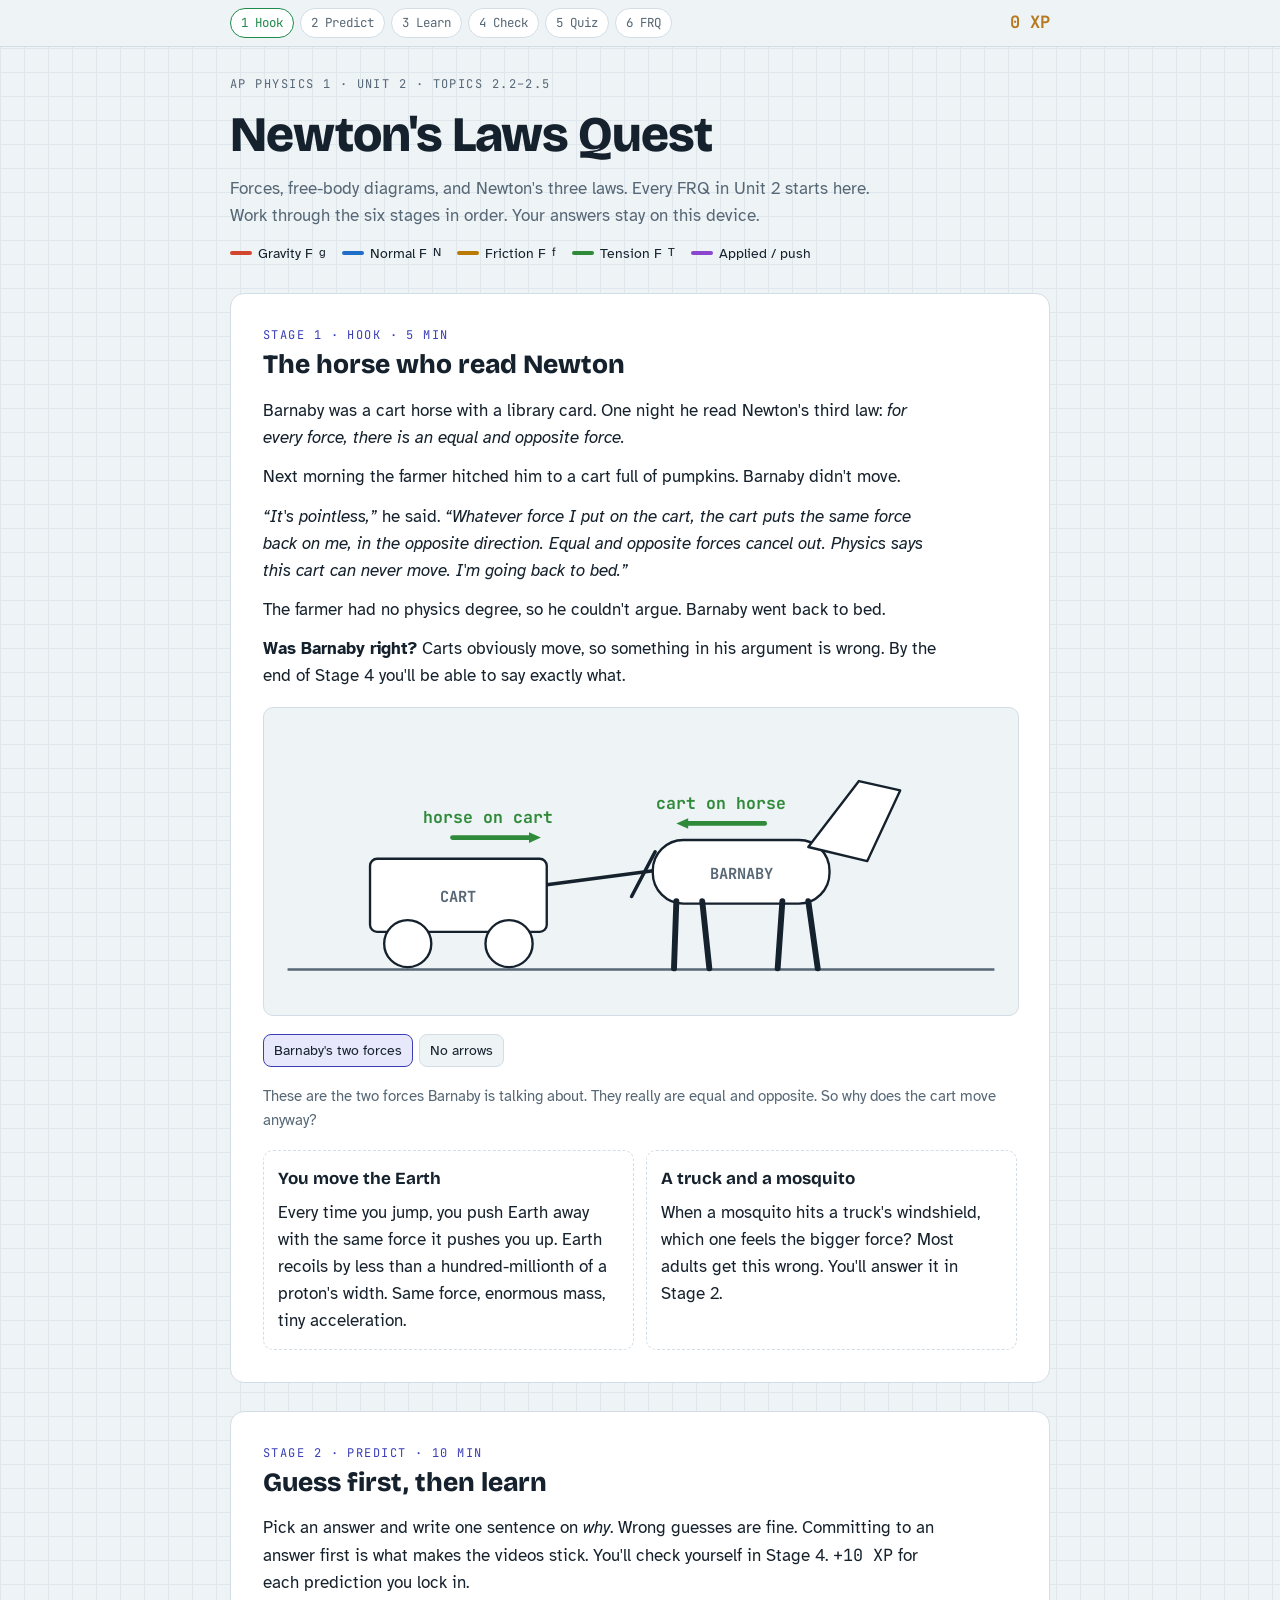
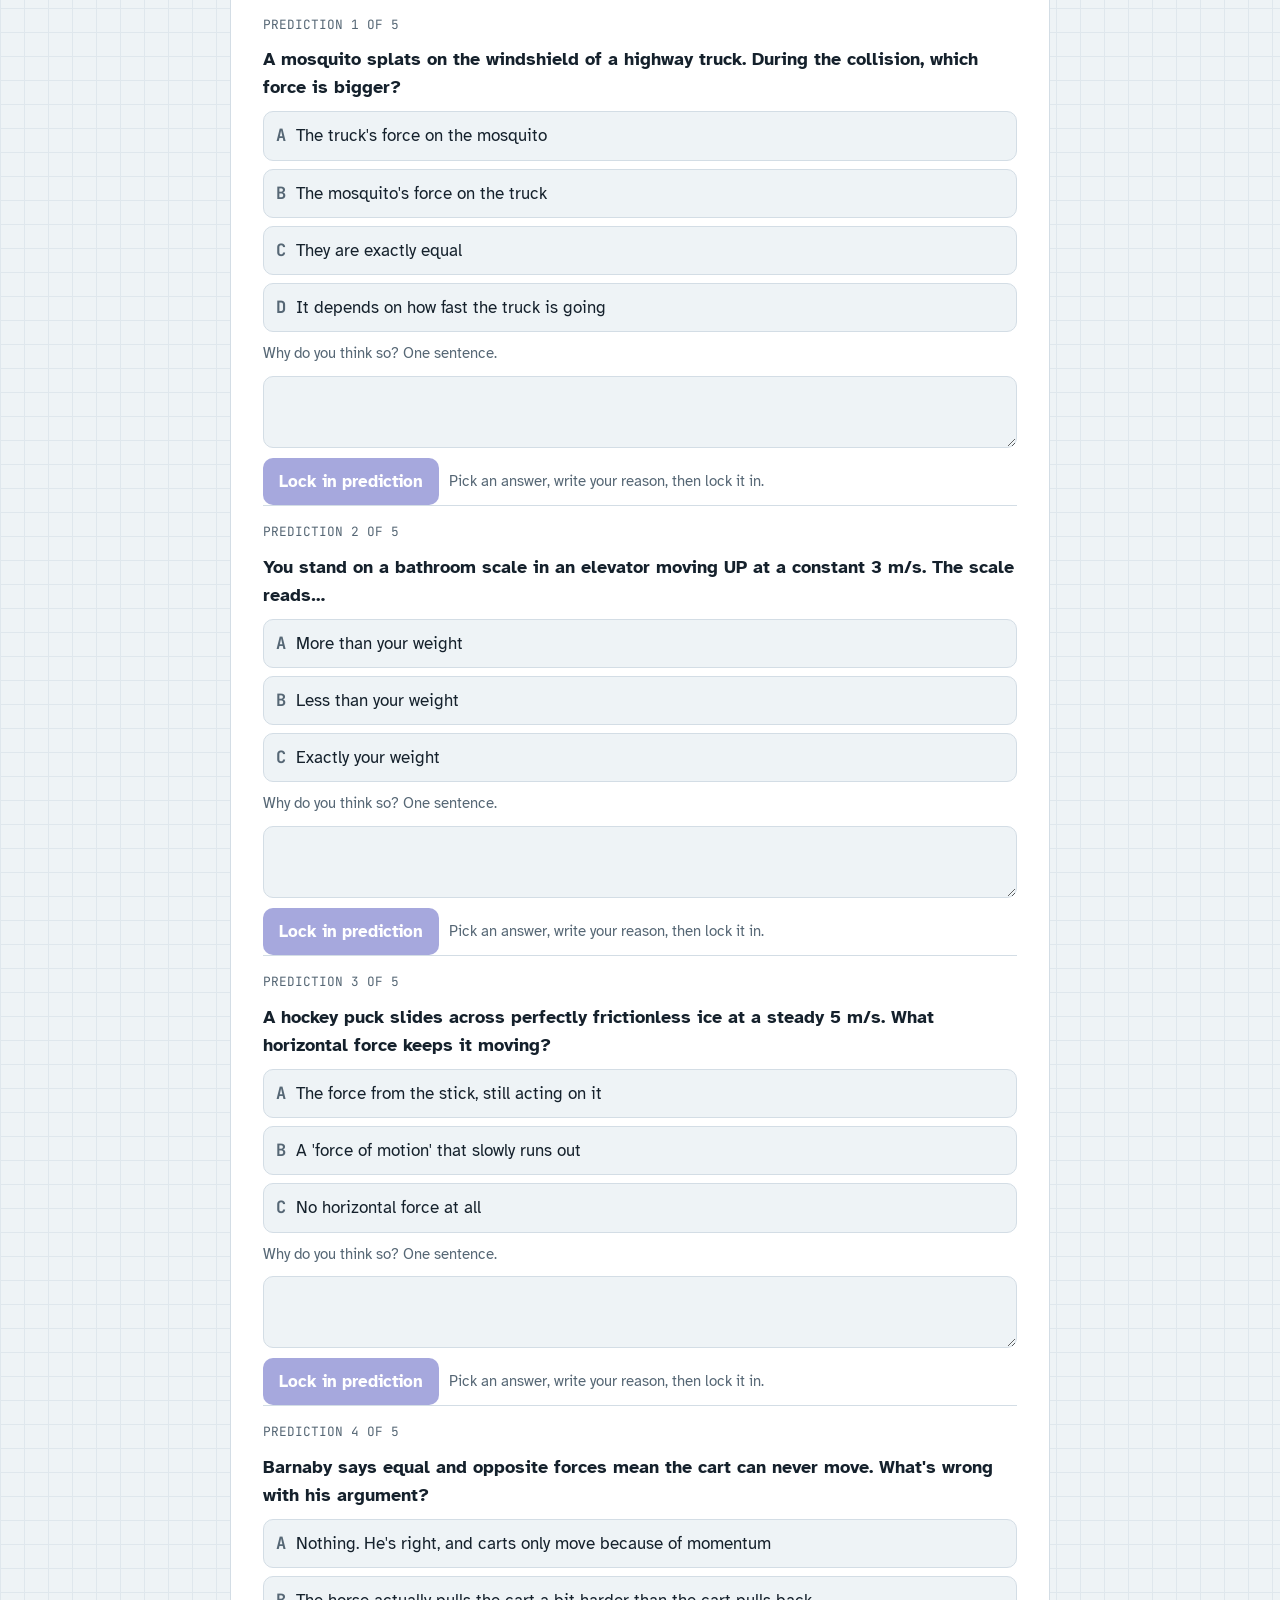
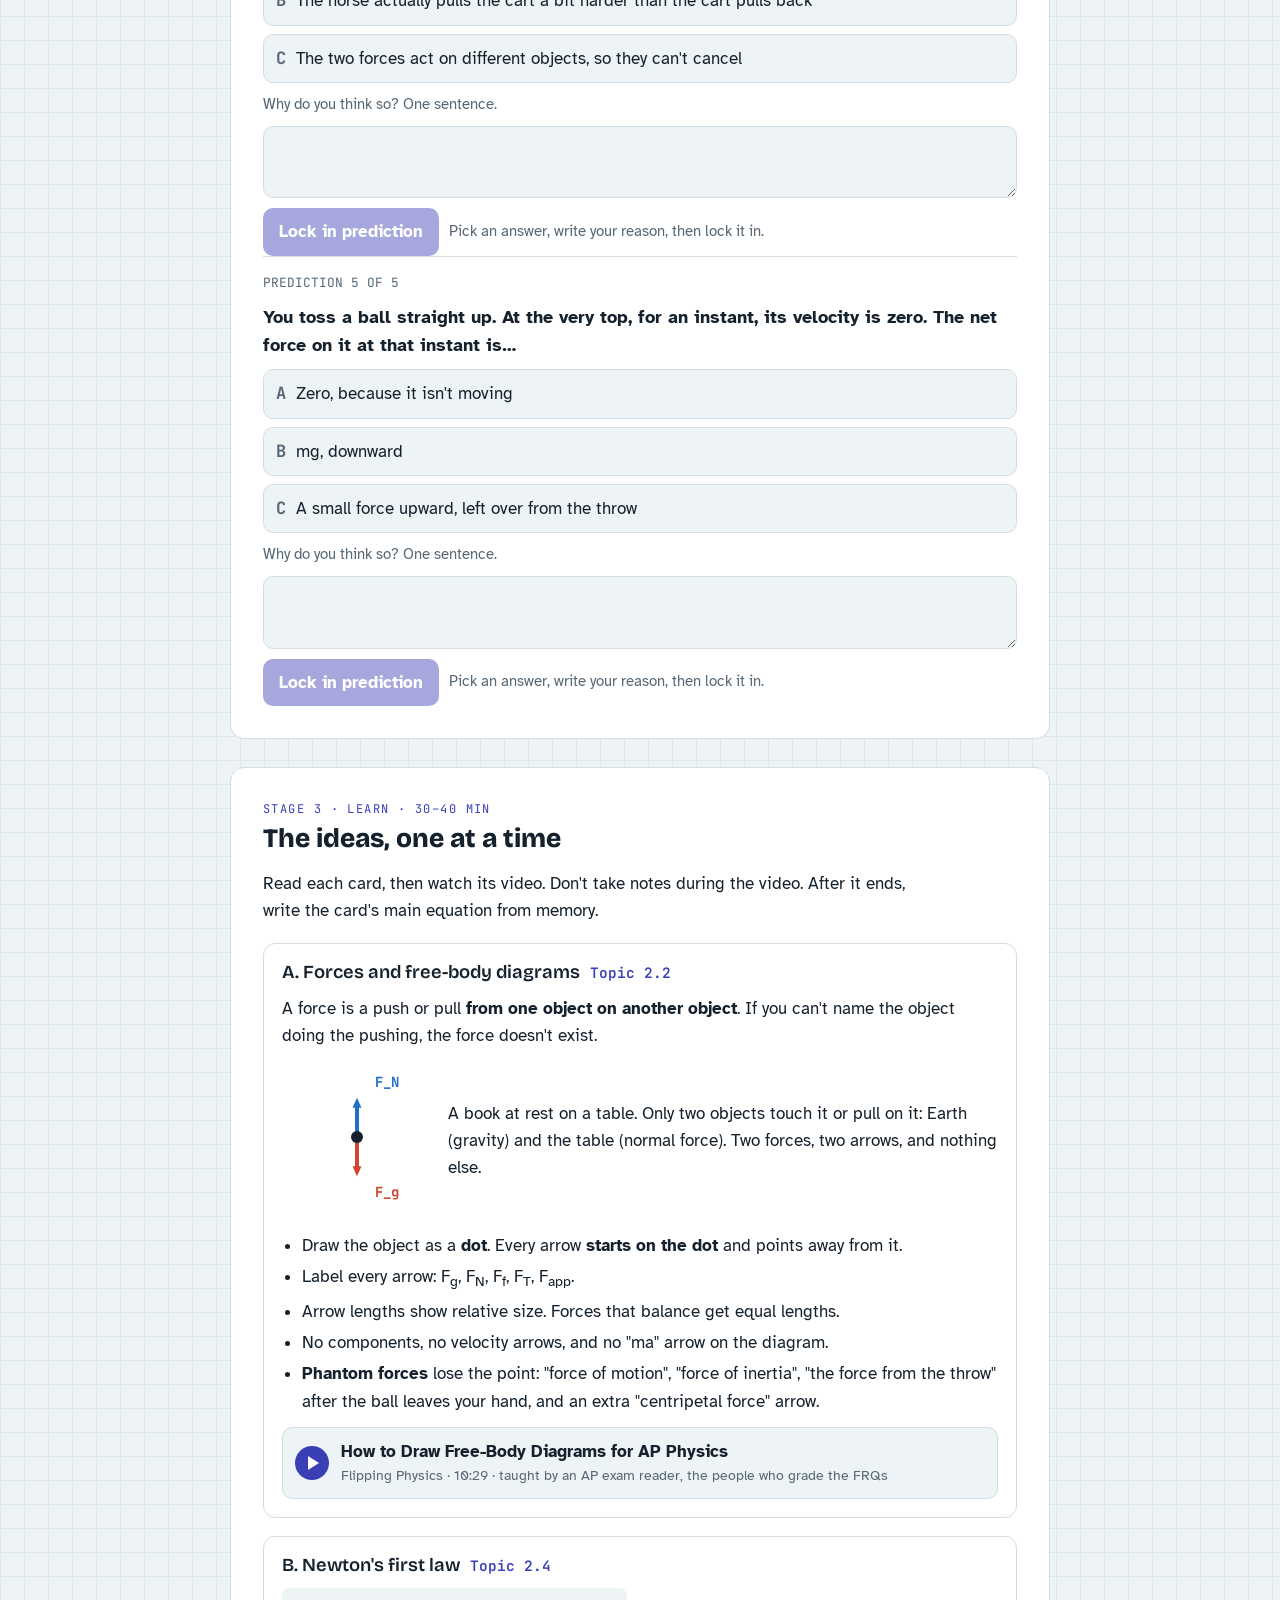
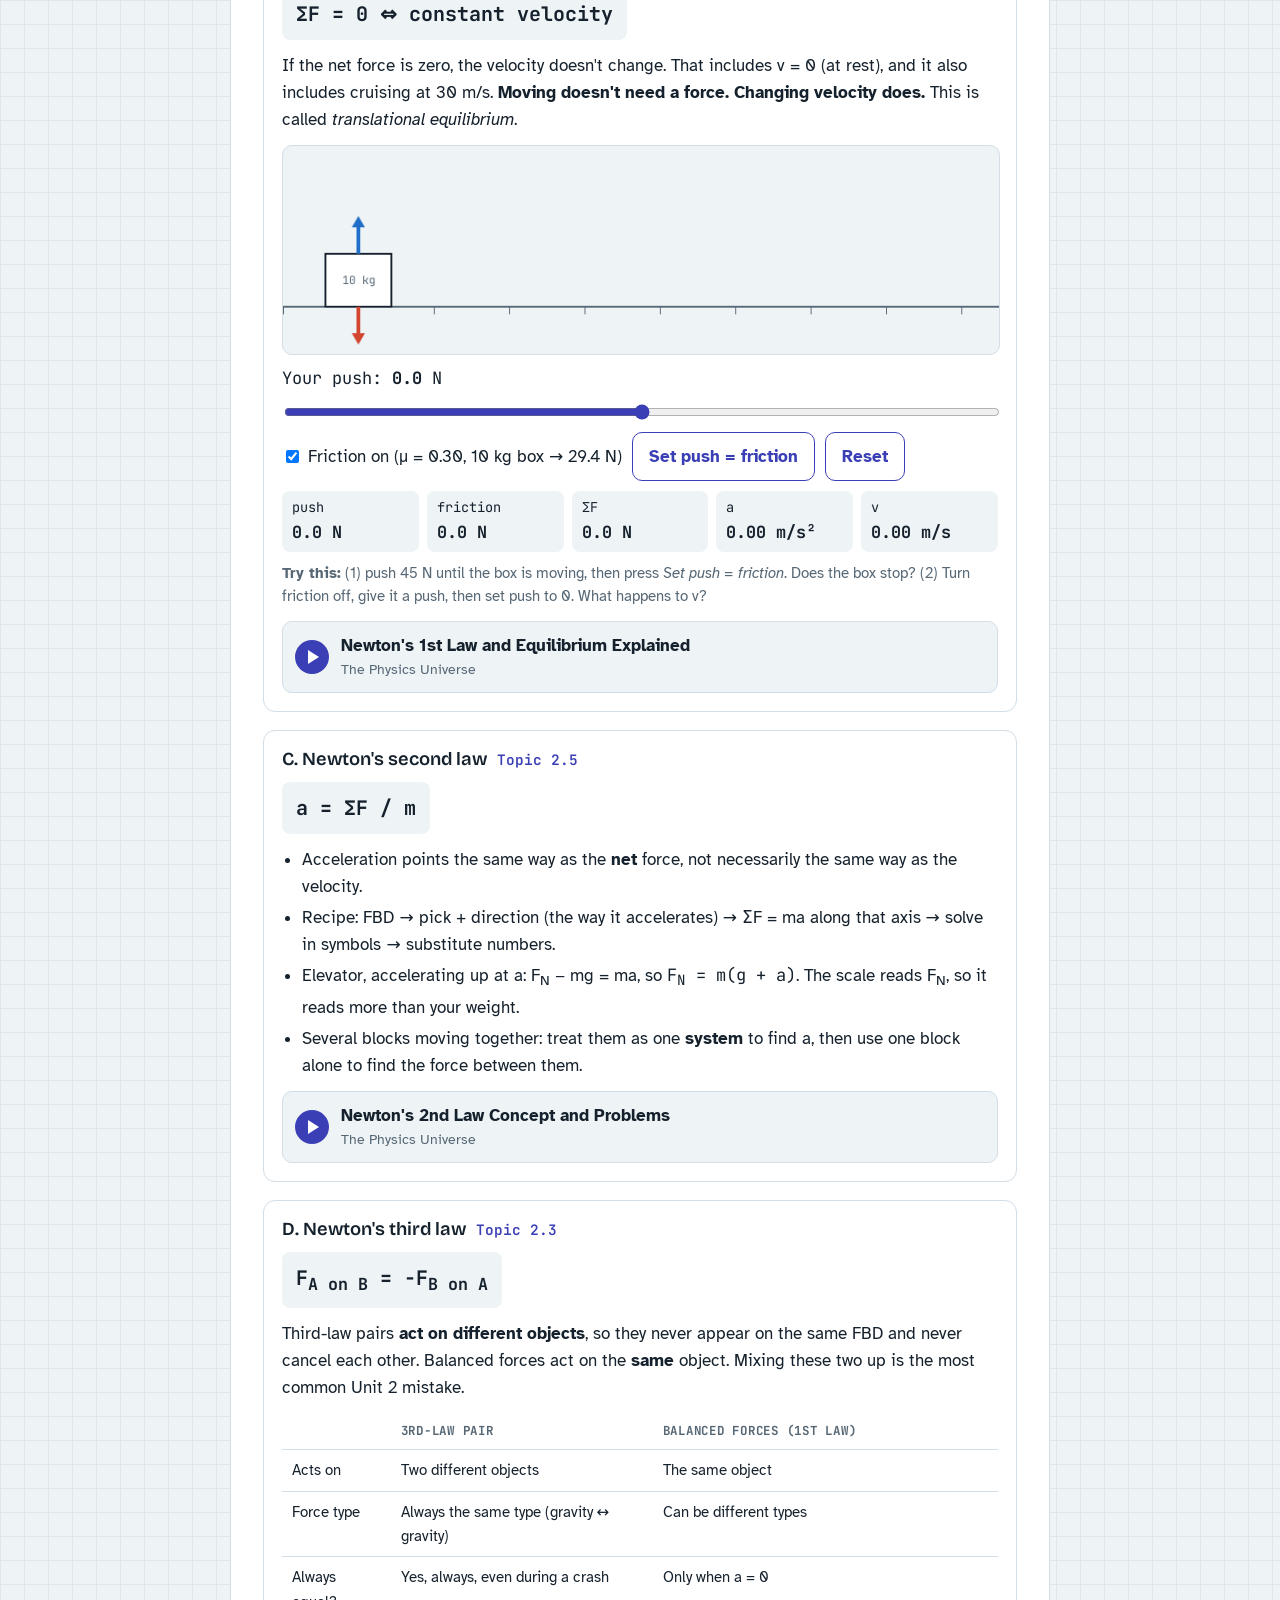
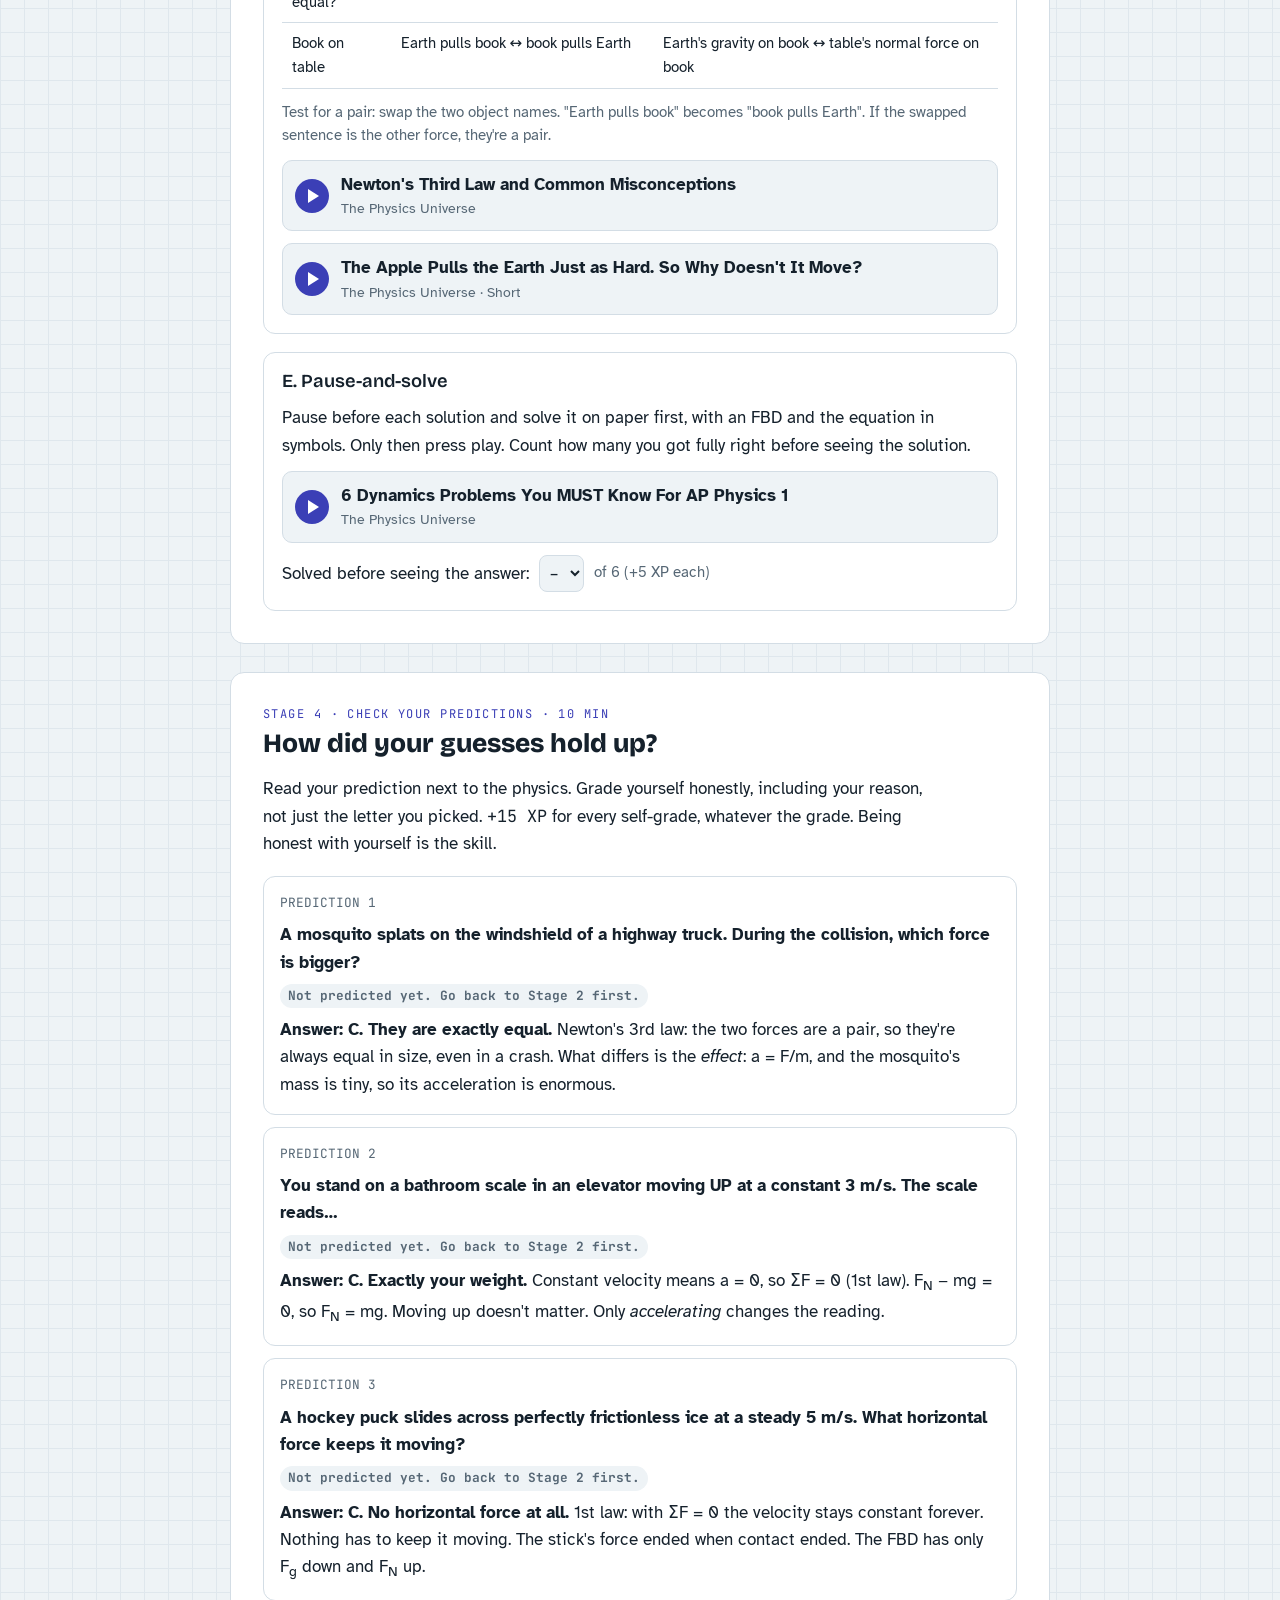
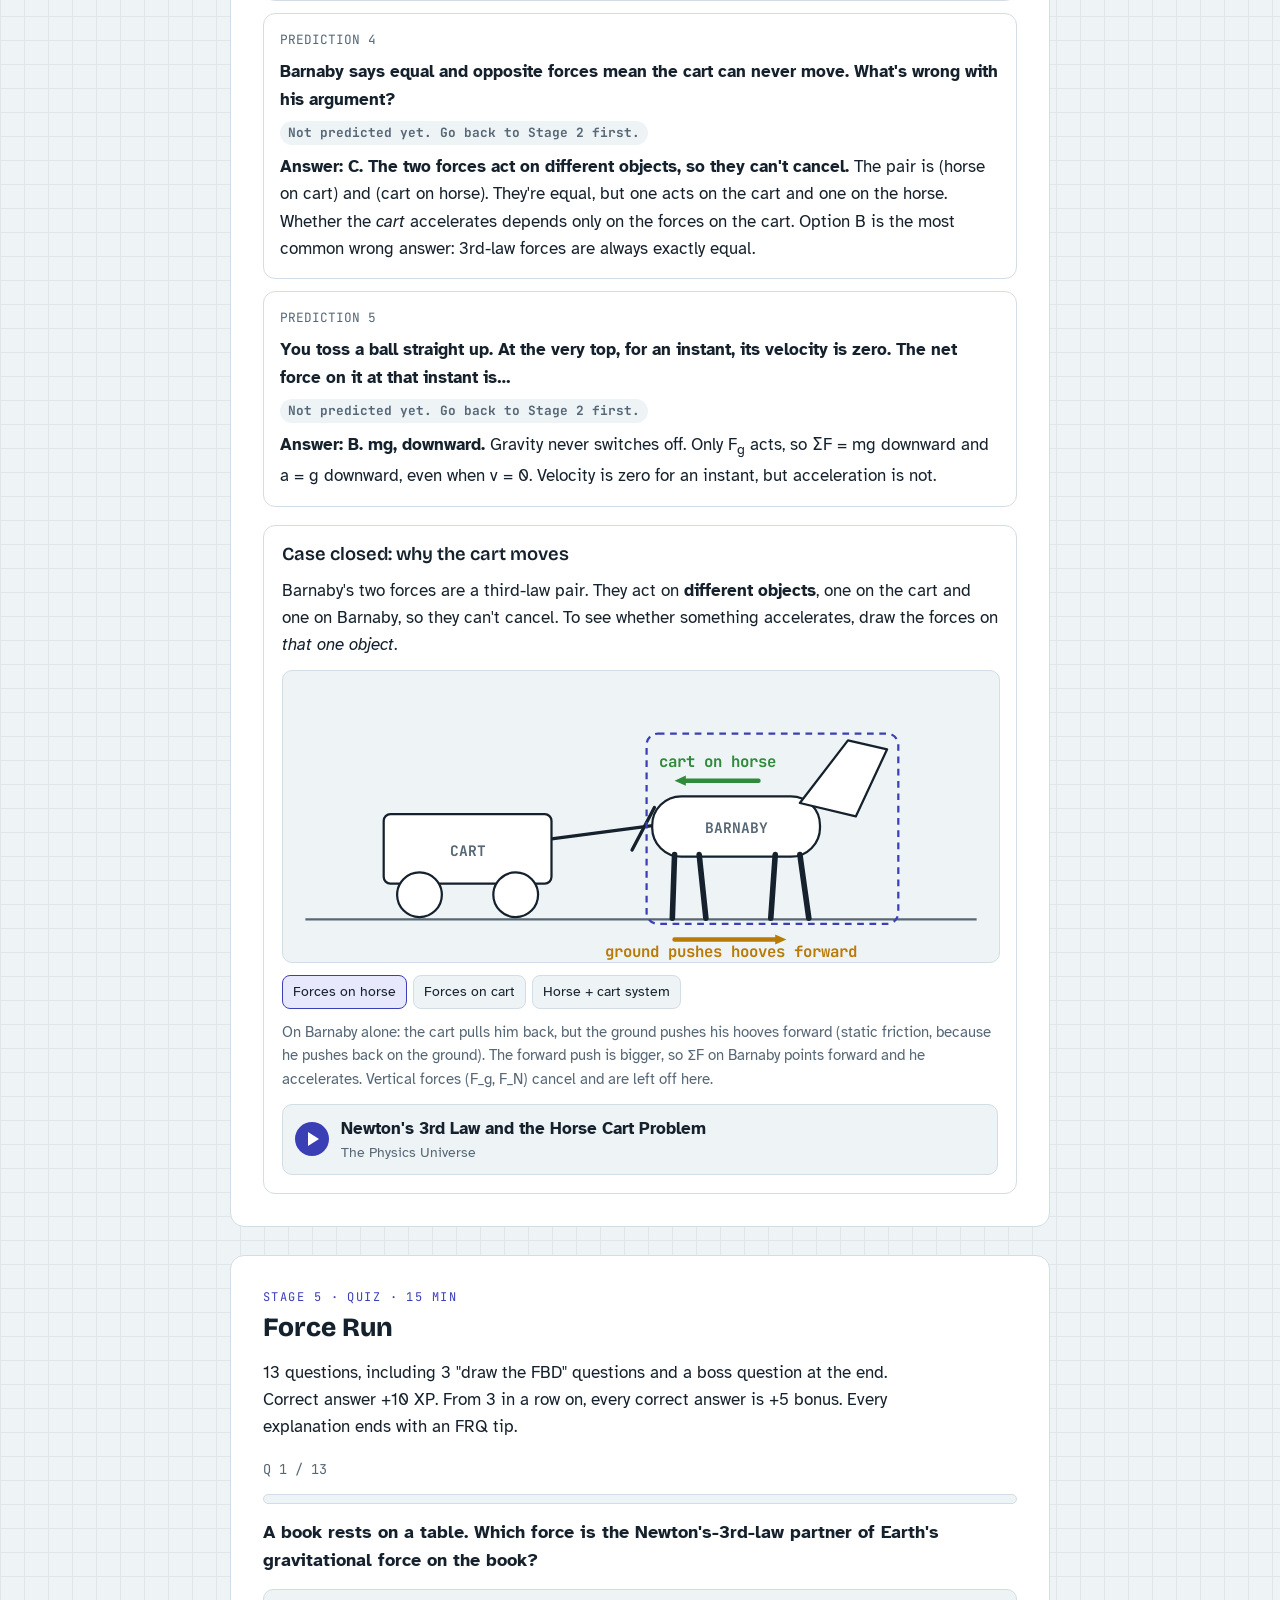
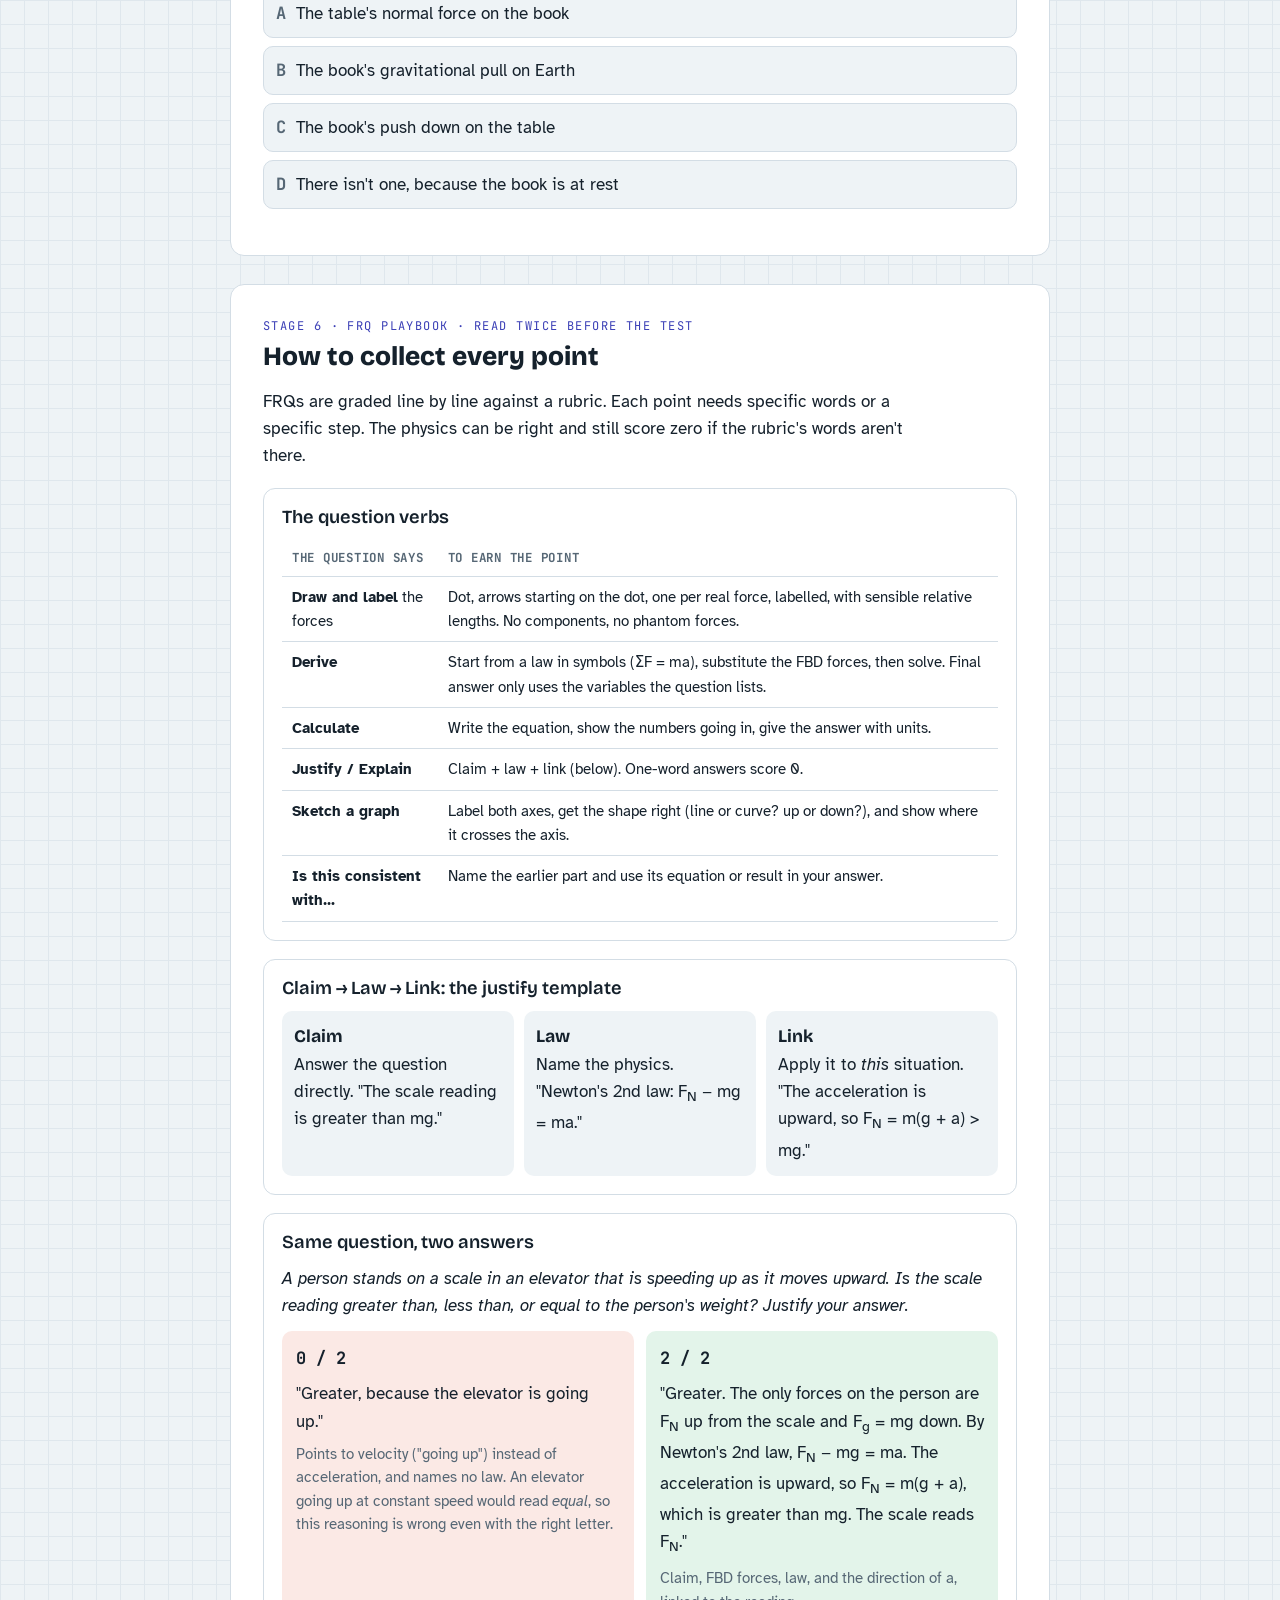
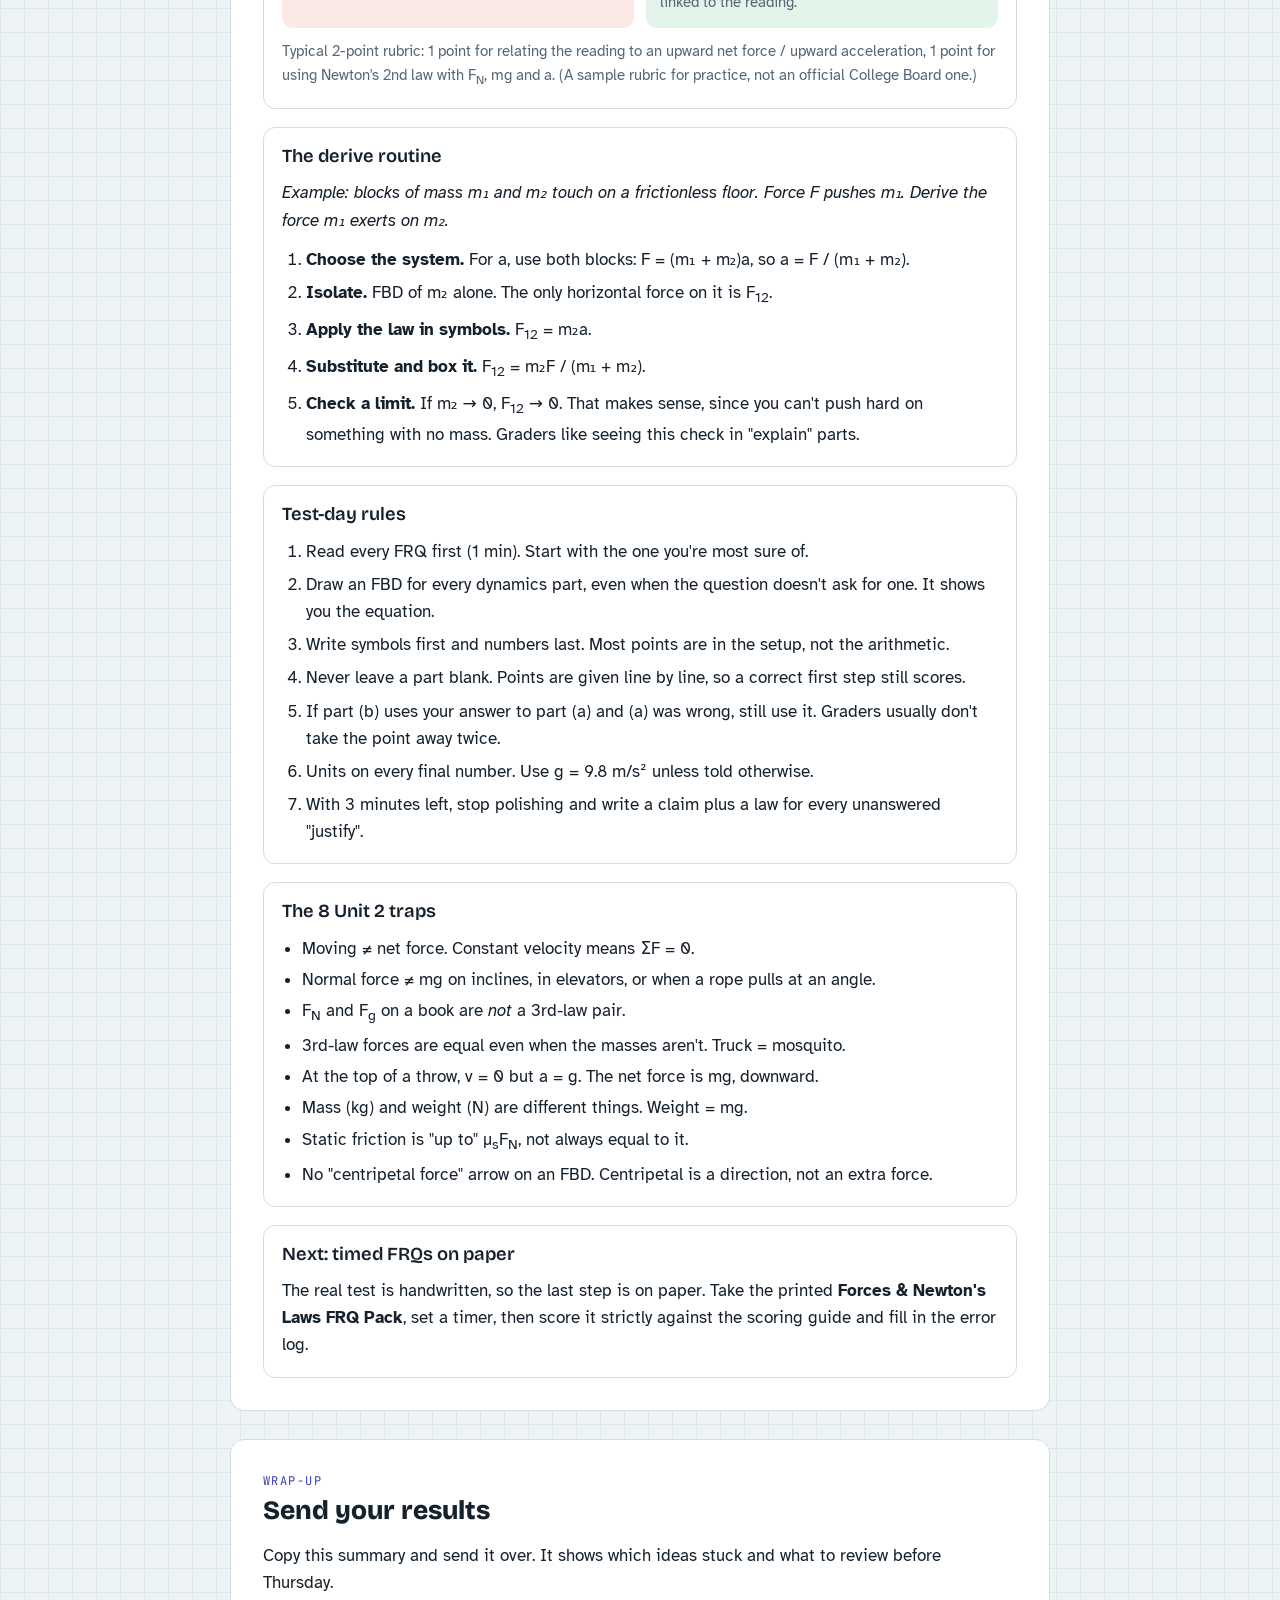
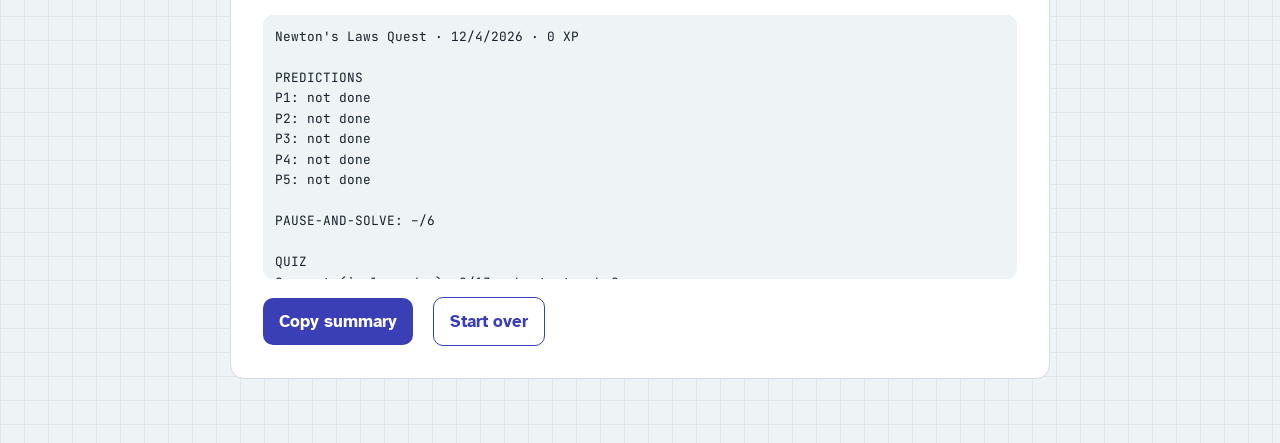
<file: newtons-laws-quest.html>
<!doctype html>
<html lang="en"><head><meta charset="utf-8"><meta name="viewport" content="width=device-width,initial-scale=1,viewport-fit=cover">
<style>:root{color-scheme:light}body{margin:0}img{max-width:100%}[hidden]{display:none!important}</style>
</head><body>
<title>Newton's Laws Quest</title>
<meta name="claude:viewport-fit-sides" content="cover">
<link rel="preconnect" href="https://fonts.googleapis.com">
<link rel="preconnect" href="https://fonts.gstatic.com" crossorigin>
<link rel="stylesheet" href="https://fonts.googleapis.com/css2?family=Atkinson+Hyperlegible:ital,wght@0,400;0,700;1,400&family=Bricolage+Grotesque:opsz,wght@12..96,600;12..96,800&family=JetBrains+Mono:wght@500;700&display=swap">
<style>
/* Layout: one lab-notebook column on graph paper; a sticky level bar tracks the 6 stages + XP. Force arrows keep one colour per force type everywhere. */
:root{
  --bg:#eef3f6; --grid:#dfe7ed; --paper:#ffffff; --ink:#15212c; --muted:#566775; --line:#d3dde5;
  --accent:#3b3fb6; --accent-soft:#e7e8fb; --xp:#b7791f; --ok:#1f8a4c; --ok-soft:#e3f4ea; --bad:#c2412d; --bad-soft:#fbe9e5;
  --f-grav:#d2452f; --f-norm:#1f6fc8; --f-fric:#b97a06; --f-tens:#2f8a3a; --f-app:#8a46cc; --f-fake:#8b97a1;
  --display:"Bricolage Grotesque", "Avenir Next", "Segoe UI", sans-serif;
  --body:"Atkinson Hyperlegible", "Segoe UI", system-ui, sans-serif;
  --mono:"JetBrains Mono", ui-monospace, Menlo, monospace;
}
@media (prefers-color-scheme: dark){:root:not([data-theme="light"]){
  --bg:#0e141a; --grid:#17212a; --paper:#151e27; --ink:#e5edf3; --muted:#93a4b1; --line:#283643;
  --accent:#a2a6ff; --accent-soft:#252a52; --xp:#f2c14e; --ok:#5fd18f; --ok-soft:#173326; --bad:#ff8a73; --bad-soft:#3a1e19;
  --f-grav:#ff7a63; --f-norm:#6faaff; --f-fric:#f0b545; --f-tens:#6fd27c; --f-app:#c495ff; --f-fake:#7d8a95; color-scheme:dark}}
:root[data-theme="dark"]{
  --bg:#0e141a; --grid:#17212a; --paper:#151e27; --ink:#e5edf3; --muted:#93a4b1; --line:#283643;
  --accent:#a2a6ff; --accent-soft:#252a52; --xp:#f2c14e; --ok:#5fd18f; --ok-soft:#173326; --bad:#ff8a73; --bad-soft:#3a1e19;
  --f-grav:#ff7a63; --f-norm:#6faaff; --f-fric:#f0b545; --f-tens:#6fd27c; --f-app:#c495ff; --f-fake:#7d8a95; color-scheme:dark}

body{background-color:var(--bg);background-image:linear-gradient(var(--grid) 1px,transparent 1px),linear-gradient(90deg,var(--grid) 1px,transparent 1px);background-size:24px 24px;color:var(--ink);font-family:var(--body);font-size:17px;line-height:1.6}
.wrap{max-width:820px;margin:0 auto;padding-left:max(16px,env(safe-area-inset-left,0px));padding-right:max(16px,env(safe-area-inset-right,0px));padding-block:8px 64px;display:flex;flex-direction:column;gap:28px}
h1,h2,h3{font-family:var(--display);line-height:1.15;text-wrap:balance;margin:0}
h1{font-size:clamp(2rem,6vw,3.1rem);font-weight:800;letter-spacing:-.02em}
h2{font-size:1.65rem;font-weight:800}
h3{font-size:1.15rem;font-weight:600}
p{margin:0}
.mono{font-family:var(--mono)}
.eyebrow{font-family:var(--mono);font-size:.75rem;letter-spacing:.12em;text-transform:uppercase;color:var(--muted)}
a{color:var(--accent)}
:focus-visible{outline:3px solid var(--accent);outline-offset:2px;border-radius:4px}

/* level bar */
.bar{position:sticky;top:env(safe-area-inset-top,0px);z-index:5;background:var(--bg);border-bottom:1px solid var(--line);padding-block:8px}
.bar-in{max-width:820px;margin:0 auto;padding-left:max(16px,env(safe-area-inset-left,0px));padding-right:max(16px,env(safe-area-inset-right,0px));display:flex;gap:12px;align-items:center}
.levels{display:flex;gap:6px;flex:1;min-width:0;overflow-x:auto;scrollbar-width:none}
.levels a{flex:none;text-decoration:none;font-family:var(--mono);font-size:.78rem;padding:4px 10px;border-radius:99px;border:1px solid var(--line);color:var(--muted);background:var(--paper)}
.levels a.done{border-color:var(--ok);color:var(--ok)}
.xp{flex:none;font-family:var(--mono);font-weight:700;color:var(--xp);font-variant-numeric:tabular-nums}

header.hero{display:flex;flex-direction:column;gap:12px;padding-top:20px}
header.hero p{color:var(--muted);max-width:60ch}
.legend{display:flex;flex-wrap:wrap;gap:8px 16px;font-size:.9rem}
.legend span{display:inline-flex;align-items:center;gap:6px}
.legend i{width:22px;height:4px;border-radius:2px;display:inline-block}

section.stage{background:var(--paper);border:1px solid var(--line);border-radius:14px;padding:clamp(18px,4vw,32px);display:flex;flex-direction:column;gap:18px;scroll-margin-top:64px}
.stage-head{display:flex;flex-direction:column;gap:4px}
.stage-head .eyebrow{color:var(--accent)}
.lead{font-size:1.05rem;max-width:62ch}
.note{color:var(--muted);font-size:.92rem}

/* story */
.story{font-size:1.06rem;display:flex;flex-direction:column;gap:12px;max-width:62ch}
.story q{font-style:italic}
.scene{width:100%;height:auto;max-width:100%;border:1px solid var(--line);border-radius:10px;background:var(--bg)}
.trivia{display:grid;grid-template-columns:repeat(auto-fit,minmax(230px,1fr));gap:12px}
.trivia div{border:1px dashed var(--line);border-radius:10px;padding:14px;display:flex;flex-direction:column;gap:6px;min-width:0}
.trivia b{font-family:var(--display)}

/* predictions + quiz options */
.pred{border-top:1px solid var(--line);padding-top:16px;display:flex;flex-direction:column;gap:10px}
.pred:first-of-type{border-top:0;padding-top:0}
.qnum{font-family:var(--mono);color:var(--muted);font-size:.8rem}
.opts{display:flex;flex-direction:column;gap:8px}
.opt{display:flex;gap:10px;align-items:flex-start;text-align:left;font:inherit;color:var(--ink);background:var(--bg);border:1.5px solid var(--line);border-radius:10px;padding:10px 12px;cursor:pointer}
.opt:hover{border-color:var(--accent)}
.opt[aria-pressed="true"]{border-color:var(--accent);background:var(--accent-soft)}
.opt.right{border-color:var(--ok);background:var(--ok-soft)}
.opt.wrong{border-color:var(--bad);background:var(--bad-soft)}
.opt .k{font-family:var(--mono);font-weight:700;color:var(--muted);flex:none}
textarea{width:100%;box-sizing:border-box;min-height:70px;font:inherit;font-size:.98rem;color:var(--ink);background:var(--bg);border:1.5px solid var(--line);border-radius:10px;padding:10px}
.btn{font:inherit;font-weight:700;border:0;border-radius:10px;padding:10px 16px;cursor:pointer;background:var(--accent);color:var(--paper)}
.btn.ghost{background:transparent;color:var(--accent);border:1.5px solid var(--accent)}
.btn:disabled{opacity:.45;cursor:not-allowed}
.row{display:flex;flex-wrap:wrap;gap:10px;align-items:center}

/* learn */
.card{border:1px solid var(--line);border-radius:12px;padding:18px;display:flex;flex-direction:column;gap:12px}
.card h3 .law{font-family:var(--mono);font-size:.9rem;color:var(--accent);margin-left:6px}
.big-eq{font-family:var(--mono);font-size:1.25rem;font-weight:700;padding:10px 14px;background:var(--bg);border-radius:8px;align-self:flex-start}
ul.tight{margin:0;padding-left:1.2em;display:flex;flex-direction:column;gap:4px}
.vid{display:flex;gap:12px;align-items:center;text-decoration:none;color:var(--ink);border:1px solid var(--line);border-radius:10px;padding:10px 12px;background:var(--bg)}
.vid:hover{border-color:var(--accent)}
.vid .play{flex:none;width:34px;height:34px;border-radius:50%;background:var(--accent);display:grid;place-items:center}
.vid .play::after{content:"";border-left:11px solid var(--paper);border-top:7px solid transparent;border-bottom:7px solid transparent;margin-left:3px}
.vid small{display:block;color:var(--muted)}
.tbl{overflow-x:auto}
table{border-collapse:collapse;width:100%;font-size:.95rem}
th,td{border-bottom:1px solid var(--line);padding:8px 10px;text-align:left;vertical-align:top}
th{font-family:var(--mono);font-size:.78rem;letter-spacing:.06em;text-transform:uppercase;color:var(--muted)}

/* sandbox */
.sandbox{display:flex;flex-direction:column;gap:10px}
canvas{width:100%;height:auto;max-width:100%;border:1px solid var(--line);border-radius:10px;background:var(--bg)}
.readout{display:grid;grid-template-columns:repeat(auto-fit,minmax(110px,1fr));gap:8px;font-family:var(--mono);font-size:.85rem;font-variant-numeric:tabular-nums}
.readout div{background:var(--bg);border-radius:8px;padding:6px 10px}
.readout b{display:block;font-size:1.05rem}
input[type=range]{width:100%;accent-color:var(--accent)}

/* reveal */
.reveal{border:1px solid var(--line);border-radius:12px;padding:16px;display:flex;flex-direction:column;gap:8px}
.verdict{font-family:var(--mono);font-size:.8rem;font-weight:700;padding:2px 8px;border-radius:99px;align-self:flex-start}
.verdict.ok{background:var(--ok-soft);color:var(--ok)} .verdict.no{background:var(--bad-soft);color:var(--bad)} .verdict.none{background:var(--bg);color:var(--muted)}
.yours{font-size:.92rem;color:var(--muted);border-left:3px solid var(--line);padding-left:10px}
.seg{display:flex;flex-wrap:wrap;gap:6px}
.seg button{font:inherit;font-size:.85rem;padding:5px 10px;border-radius:8px;border:1.5px solid var(--line);background:var(--bg);color:var(--ink);cursor:pointer}
.seg button[aria-pressed="true"]{border-color:var(--accent);background:var(--accent-soft)}

/* quiz */
.quiz-top{display:flex;justify-content:space-between;align-items:center;gap:10px;flex-wrap:wrap;font-family:var(--mono);font-size:.85rem;color:var(--muted)}
.meter{height:8px;background:var(--bg);border-radius:99px;overflow:hidden;border:1px solid var(--line)}
.meter i{display:block;height:100%;background:var(--accent);width:0;transition:width .3s}
.streak{color:var(--xp);font-weight:700}
.qcard{display:flex;flex-direction:column;gap:14px}
.qtext{font-size:1.1rem}
.boss{font-family:var(--mono);font-size:.78rem;font-weight:700;color:var(--bad);letter-spacing:.1em}
.feedback{border-radius:10px;padding:12px 14px;display:flex;flex-direction:column;gap:6px}
.feedback.ok{background:var(--ok-soft)} .feedback.no{background:var(--bad-soft)}
.feedback .tip{font-size:.92rem;color:var(--muted)}
.fbd-wrap{display:flex;gap:16px;flex-wrap:wrap;align-items:center}
.fbd-wrap svg{flex:none}
.score{display:flex;flex-direction:column;gap:10px;align-items:flex-start}
.score .num{font-family:var(--display);font-size:3rem;font-weight:800;line-height:1}
.rank{font-family:var(--mono);color:var(--xp);font-weight:700}

/* playbook */
.compare{display:grid;grid-template-columns:repeat(auto-fit,minmax(260px,1fr));gap:12px}
.compare > div{border-radius:10px;padding:14px;display:flex;flex-direction:column;gap:8px;min-width:0}
.weak{background:var(--bad-soft)} .strong{background:var(--ok-soft)}
.pts{font-family:var(--mono);font-weight:700}
ol.steps{margin:0;padding-left:1.4em;display:flex;flex-direction:column;gap:6px}
.cll{display:grid;grid-template-columns:repeat(auto-fit,minmax(170px,1fr));gap:10px}
.cll div{background:var(--bg);border-radius:10px;padding:12px;min-width:0}
.cll b{font-family:var(--display);font-size:1.1rem;display:block}
pre.copybox{white-space:pre-wrap;font-family:var(--mono);font-size:.8rem;background:var(--bg);border-radius:10px;padding:12px;max-height:240px;overflow:auto;margin:0}
@media (prefers-reduced-motion:reduce){*{transition:none!important;scroll-behavior:auto!important}}
</style>

<nav class="bar" aria-label="Stages">
  <div class="bar-in">
    <div class="levels" id="levels">
      <a href="#hook" data-stage="hook">1 Hook</a>
      <a href="#predict" data-stage="predict">2 Predict</a>
      <a href="#learn" data-stage="learn">3 Learn</a>
      <a href="#check" data-stage="check">4 Check</a>
      <a href="#quiz" data-stage="quiz">5 Quiz</a>
      <a href="#frq" data-stage="frq">6 FRQ</a>
    </div>
    <div class="xp" aria-live="polite"><span id="xp">0</span> XP</div>
  </div>
</nav>

<main class="wrap">
  <header class="hero">
    <span class="eyebrow">AP Physics 1 · Unit 2 · Topics 2.2–2.5</span>
    <h1>Newton's Laws Quest</h1>
    <p>Forces, free-body diagrams, and Newton's three laws. Every FRQ in Unit 2 starts here. Work through the six stages in order. Your answers stay on this device.</p>
    <div class="legend" aria-label="Force colour key">
      <span><i style="background:var(--f-grav)"></i>Gravity F<sub>g</sub></span>
      <span><i style="background:var(--f-norm)"></i>Normal F<sub>N</sub></span>
      <span><i style="background:var(--f-fric)"></i>Friction F<sub>f</sub></span>
      <span><i style="background:var(--f-tens)"></i>Tension F<sub>T</sub></span>
      <span><i style="background:var(--f-app)"></i>Applied / push</span>
    </div>
  </header>

  <!-- 1 HOOK -->
  <section class="stage" id="hook">
    <div class="stage-head"><span class="eyebrow">Stage 1 · Hook · 5 min</span><h2>The horse who read Newton</h2></div>
    <div class="story">
      <p>Barnaby was a cart horse with a library card. One night he read Newton's third law: <em>for every force, there is an equal and opposite force.</em></p>
      <p>Next morning the farmer hitched him to a cart full of pumpkins. Barnaby didn't move.</p>
      <p><q>It's pointless,</q> he said. <q>Whatever force I put on the cart, the cart puts the same force back on me, in the opposite direction. Equal and opposite forces cancel out. Physics says this cart can never move. I'm going back to bed.</q></p>
      <p>The farmer had no physics degree, so he couldn't argue. Barnaby went back to bed.</p>
      <p><strong>Was Barnaby right?</strong> Carts obviously move, so something in his argument is wrong. By the end of Stage 4 you'll be able to say exactly what.</p>
    </div>
    <svg class="scene" id="scene" viewBox="0 0 640 260" role="img" aria-label="A horse hitched to a cart, with force arrows"></svg>
    <div class="row seg" id="sceneMode" aria-label="Show forces">
      <button type="button" data-mode="claim" aria-pressed="true">Barnaby's two forces</button>
      <button type="button" data-mode="none" aria-pressed="false">No arrows</button>
    </div>
    <p class="note" id="sceneNote">These are the two forces Barnaby is talking about. They really are equal and opposite. So why does the cart move anyway?</p>
    <div class="trivia">
      <div><b>You move the Earth</b><p>Every time you jump, you push Earth away with the same force it pushes you up. Earth recoils by less than a hundred-millionth of a proton's width. Same force, enormous mass, tiny acceleration.</p></div>
      <div><b>A truck and a mosquito</b><p>When a mosquito hits a truck's windshield, which one feels the bigger force? Most adults get this wrong. You'll answer it in Stage 2.</p></div>
    </div>
  </section>

  <!-- 2 PREDICT -->
  <section class="stage" id="predict">
    <div class="stage-head"><span class="eyebrow">Stage 2 · Predict · 10 min</span><h2>Guess first, then learn</h2></div>
    <p class="lead">Pick an answer and write one sentence on <em>why</em>. Wrong guesses are fine. Committing to an answer first is what makes the videos stick. You'll check yourself in Stage 4. <span class="mono">+10 XP</span> for each prediction you lock in.</p>
    <div id="predList"></div>
  </section>

  <!-- 3 LEARN -->
  <section class="stage" id="learn">
    <div class="stage-head"><span class="eyebrow">Stage 3 · Learn · 30–40 min</span><h2>The ideas, one at a time</h2></div>
    <p class="lead">Read each card, then watch its video. Don't take notes during the video. After it ends, write the card's main equation from memory.</p>

    <div class="card">
      <h3>A. Forces and free-body diagrams <span class="law">Topic 2.2</span></h3>
      <p>A force is a push or pull <strong>from one object on another object</strong>. If you can't name the object doing the pushing, the force doesn't exist.</p>
      <div class="fbd-wrap">
        <div id="fbdBook"></div>
        <p style="flex:1;min-width:200px">A book at rest on a table. Only two objects touch it or pull on it: Earth (gravity) and the table (normal force). Two forces, two arrows, and nothing else.</p>
      </div>
      <ul class="tight">
        <li>Draw the object as a <strong>dot</strong>. Every arrow <strong>starts on the dot</strong> and points away from it.</li>
        <li>Label every arrow: F<sub>g</sub>, F<sub>N</sub>, F<sub>f</sub>, F<sub>T</sub>, F<sub>app</sub>.</li>
        <li>Arrow lengths show relative size. Forces that balance get equal lengths.</li>
        <li>No components, no velocity arrows, and no "ma" arrow on the diagram.</li>
        <li><strong>Phantom forces</strong> lose the point: "force of motion", "force of inertia", "the force from the throw" after the ball leaves your hand, and an extra "centripetal force" arrow.</li>
      </ul>
      <a class="vid" href="https://www.flippingphysics.com/fbds-for-ap-physics.html" target="_blank" rel="noopener"><span class="play"></span><span><strong>How to Draw Free-Body Diagrams for AP Physics</strong><small>Flipping Physics · 10:29 · taught by an AP exam reader, the people who grade the FRQs</small></span></a>
    </div>

    <div class="card">
      <h3>B. Newton's first law <span class="law">Topic 2.4</span></h3>
      <div class="big-eq">ΣF = 0 ⇔ constant velocity</div>
      <p>If the net force is zero, the velocity doesn't change. That includes v = 0 (at rest), and it also includes cruising at 30 m/s. <strong>Moving doesn't need a force. Changing velocity does.</strong> This is called <em>translational equilibrium</em>.</p>
      <div class="sandbox">
        <canvas id="sim" width="760" height="220" aria-label="Box on a floor simulation"></canvas>
        <label for="push"><span class="mono">Your push: <b id="pushVal">0.0</b> N</span></label>
        <input type="range" id="push" min="-60" max="60" step="0.2" value="0">
        <div class="row">
          <label class="row" style="gap:6px"><input type="checkbox" id="fricOn" checked> Friction on (μ = 0.30, 10 kg box → 29.4 N)</label>
          <button type="button" class="btn ghost" id="matchBtn">Set push = friction</button>
          <button type="button" class="btn ghost" id="resetBtn">Reset</button>
        </div>
        <div class="readout" aria-live="off">
          <div>push<b id="rP">0.0 N</b></div><div>friction<b id="rF">0.0 N</b></div><div>ΣF<b id="rN">0.0 N</b></div><div>a<b id="rA">0.00 m/s²</b></div><div>v<b id="rV">0.00 m/s</b></div>
        </div>
        <p class="note"><strong>Try this:</strong> (1) push 45 N until the box is moving, then press <em>Set push = friction</em>. Does the box stop? (2) Turn friction off, give it a push, then set push to 0. What happens to v?</p>
      </div>
      <a class="vid" href="https://www.youtube.com/watch?v=NBClEj0h6kc" target="_blank" rel="noopener"><span class="play"></span><span><strong>Newton's 1st Law and Equilibrium Explained</strong><small>The Physics Universe</small></span></a>
    </div>

    <div class="card">
      <h3>C. Newton's second law <span class="law">Topic 2.5</span></h3>
      <div class="big-eq">a = ΣF / m</div>
      <ul class="tight">
        <li>Acceleration points the same way as the <strong>net</strong> force, not necessarily the same way as the velocity.</li>
        <li>Recipe: FBD → pick + direction (the way it accelerates) → ΣF = ma along that axis → solve in symbols → substitute numbers.</li>
        <li>Elevator, accelerating up at a: F<sub>N</sub> − mg = ma, so <span class="mono">F<sub>N</sub> = m(g + a)</span>. The scale reads F<sub>N</sub>, so it reads more than your weight.</li>
        <li>Several blocks moving together: treat them as one <strong>system</strong> to find a, then use one block alone to find the force between them.</li>
      </ul>
      <a class="vid" href="https://www.youtube.com/watch?v=HQOoL9cqkgM" target="_blank" rel="noopener"><span class="play"></span><span><strong>Newton's 2nd Law Concept and Problems</strong><small>The Physics Universe</small></span></a>
    </div>

    <div class="card">
      <h3>D. Newton's third law <span class="law">Topic 2.3</span></h3>
      <div class="big-eq">F<sub>A on B</sub> = −F<sub>B on A</sub></div>
      <p>Third-law pairs <strong>act on different objects</strong>, so they never appear on the same FBD and never cancel each other. Balanced forces act on the <strong>same</strong> object. Mixing these two up is the most common Unit 2 mistake.</p>
      <div class="tbl"><table>
        <thead><tr><th></th><th>3rd-law pair</th><th>Balanced forces (1st law)</th></tr></thead>
        <tbody>
          <tr><td>Acts on</td><td>Two different objects</td><td>The same object</td></tr>
          <tr><td>Force type</td><td>Always the same type (gravity ↔ gravity)</td><td>Can be different types</td></tr>
          <tr><td>Always equal?</td><td>Yes, always, even during a crash</td><td>Only when a = 0</td></tr>
          <tr><td>Book on table</td><td>Earth pulls book ↔ book pulls Earth</td><td>Earth's gravity on book ↔ table's normal force on book</td></tr>
        </tbody>
      </table></div>
      <p class="note">Test for a pair: swap the two object names. "Earth pulls book" becomes "book pulls Earth". If the swapped sentence is the other force, they're a pair.</p>
      <a class="vid" href="https://www.youtube.com/watch?v=NOYMbIUzzOA" target="_blank" rel="noopener"><span class="play"></span><span><strong>Newton's Third Law and Common Misconceptions</strong><small>The Physics Universe</small></span></a>
      <a class="vid" href="https://www.youtube.com/shorts/vJvzHLyLENM" target="_blank" rel="noopener"><span class="play"></span><span><strong>The Apple Pulls the Earth Just as Hard. So Why Doesn't It Move?</strong><small>The Physics Universe · Short</small></span></a>
    </div>

    <div class="card">
      <h3>E. Pause-and-solve</h3>
      <p>Pause before each solution and solve it on paper first, with an FBD and the equation in symbols. Only then press play. Count how many you got fully right before seeing the solution.</p>
      <a class="vid" href="https://www.youtube.com/watch?v=-Td8HKSigmo" target="_blank" rel="noopener"><span class="play"></span><span><strong>6 Dynamics Problems You MUST Know For AP Physics 1</strong><small>The Physics Universe</small></span></a>
      <div class="row"><label for="pauseScore">Solved before seeing the answer:</label>
        <select id="pauseScore" style="font:inherit;padding:6px;border-radius:8px;border:1.5px solid var(--line);background:var(--bg);color:var(--ink)">
          <option value="">–</option><option>0</option><option>1</option><option>2</option><option>3</option><option>4</option><option>5</option><option>6</option>
        </select><span class="note">of 6 (+5 XP each)</span></div>
    </div>
  </section>

  <!-- 4 CHECK -->
  <section class="stage" id="check">
    <div class="stage-head"><span class="eyebrow">Stage 4 · Check your predictions · 10 min</span><h2>How did your guesses hold up?</h2></div>
    <p class="lead">Read your prediction next to the physics. Grade yourself honestly, including your reason, not just the letter you picked. <span class="mono">+15 XP</span> for every self-grade, whatever the grade. Being honest with yourself is the skill.</p>
    <div id="checkList" style="display:flex;flex-direction:column;gap:12px"></div>
    <div class="card">
      <h3>Case closed: why the cart moves</h3>
      <p>Barnaby's two forces are a third-law pair. They act on <strong>different objects</strong>, one on the cart and one on Barnaby, so they can't cancel. To see whether something accelerates, draw the forces on <em>that one object</em>.</p>
      <svg class="scene" id="scene2" viewBox="0 0 640 260" role="img" aria-label="Horse and cart, forces on one object at a time"></svg>
      <div class="row seg" id="scene2Mode">
        <button type="button" data-mode="horse" aria-pressed="true">Forces on horse</button>
        <button type="button" data-mode="cart" aria-pressed="false">Forces on cart</button>
        <button type="button" data-mode="system" aria-pressed="false">Horse + cart system</button>
      </div>
      <p class="note" id="scene2Note"></p>
      <a class="vid" href="https://www.youtube.com/watch?v=H_btHXDWxxc" target="_blank" rel="noopener"><span class="play"></span><span><strong>Newton's 3rd Law and the Horse Cart Problem</strong><small>The Physics Universe</small></span></a>
    </div>
  </section>

  <!-- 5 QUIZ -->
  <section class="stage" id="quiz">
    <div class="stage-head"><span class="eyebrow">Stage 5 · Quiz · 15 min</span><h2>Force Run</h2></div>
    <p class="lead">13 questions, including 3 "draw the FBD" questions and a boss question at the end. Correct answer +10 XP. From 3 in a row on, every correct answer is +5 bonus. Every explanation ends with an FRQ tip.</p>
    <div id="quizBox"></div>
  </section>

  <!-- 6 FRQ -->
  <section class="stage" id="frq">
    <div class="stage-head"><span class="eyebrow">Stage 6 · FRQ playbook · read twice before the test</span><h2>How to collect every point</h2></div>
    <p class="lead">FRQs are graded line by line against a rubric. Each point needs specific words or a specific step. The physics can be right and still score zero if the rubric's words aren't there.</p>

    <div class="card">
      <h3>The question verbs</h3>
      <div class="tbl"><table>
        <thead><tr><th>The question says</th><th>To earn the point</th></tr></thead>
        <tbody>
          <tr><td><strong>Draw and label</strong> the forces</td><td>Dot, arrows starting on the dot, one per real force, labelled, with sensible relative lengths. No components, no phantom forces.</td></tr>
          <tr><td><strong>Derive</strong></td><td>Start from a law in symbols (ΣF = ma), substitute the FBD forces, then solve. Final answer only uses the variables the question lists.</td></tr>
          <tr><td><strong>Calculate</strong></td><td>Write the equation, show the numbers going in, give the answer with units.</td></tr>
          <tr><td><strong>Justify / Explain</strong></td><td>Claim + law + link (below). One-word answers score 0.</td></tr>
          <tr><td><strong>Sketch a graph</strong></td><td>Label both axes, get the shape right (line or curve? up or down?), and show where it crosses the axis.</td></tr>
          <tr><td><strong>Is this consistent with…</strong></td><td>Name the earlier part and use its equation or result in your answer.</td></tr>
        </tbody>
      </table></div>
    </div>

    <div class="card">
      <h3>Claim → Law → Link: the justify template</h3>
      <div class="cll">
        <div><b>Claim</b>Answer the question directly. "The scale reading is greater than mg."</div>
        <div><b>Law</b>Name the physics. "Newton's 2nd law: F<sub>N</sub> − mg = ma."</div>
        <div><b>Link</b>Apply it to <em>this</em> situation. "The acceleration is upward, so F<sub>N</sub> = m(g + a) &gt; mg."</div>
      </div>
    </div>

    <div class="card">
      <h3>Same question, two answers</h3>
      <p><em>A person stands on a scale in an elevator that is speeding up as it moves upward. Is the scale reading greater than, less than, or equal to the person's weight? Justify your answer.</em></p>
      <div class="compare">
        <div class="weak"><span class="pts">0 / 2</span><p>"Greater, because the elevator is going up."</p><p class="note">Points to velocity ("going up") instead of acceleration, and names no law. An elevator going up at constant speed would read <em>equal</em>, so this reasoning is wrong even with the right letter.</p></div>
        <div class="strong"><span class="pts">2 / 2</span><p>"Greater. The only forces on the person are F<sub>N</sub> up from the scale and F<sub>g</sub> = mg down. By Newton's 2nd law, F<sub>N</sub> − mg = ma. The acceleration is upward, so F<sub>N</sub> = m(g + a), which is greater than mg. The scale reads F<sub>N</sub>."</p><p class="note">Claim, FBD forces, law, and the direction of a, linked to the reading.</p></div>
      </div>
      <p class="note">Typical 2-point rubric: 1 point for relating the reading to an upward net force / upward acceleration, 1 point for using Newton's 2nd law with F<sub>N</sub>, mg and a. (A sample rubric for practice, not an official College Board one.)</p>
    </div>

    <div class="card">
      <h3>The derive routine</h3>
      <p><em>Example: blocks of mass m₁ and m₂ touch on a frictionless floor. Force F pushes m₁. Derive the force m₁ exerts on m₂.</em></p>
      <ol class="steps">
        <li><strong>Choose the system.</strong> For a, use both blocks: F = (m₁ + m₂)a, so a = F / (m₁ + m₂).</li>
        <li><strong>Isolate.</strong> FBD of m₂ alone. The only horizontal force on it is F<sub>12</sub>.</li>
        <li><strong>Apply the law in symbols.</strong> F<sub>12</sub> = m₂a.</li>
        <li><strong>Substitute and box it.</strong> F<sub>12</sub> = m₂F / (m₁ + m₂).</li>
        <li><strong>Check a limit.</strong> If m₂ → 0, F<sub>12</sub> → 0. That makes sense, since you can't push hard on something with no mass. Graders like seeing this check in "explain" parts.</li>
      </ol>
    </div>

    <div class="card">
      <h3>Test-day rules</h3>
      <ol class="steps">
        <li>Read every FRQ first (1 min). Start with the one you're most sure of.</li>
        <li>Draw an FBD for every dynamics part, even when the question doesn't ask for one. It shows you the equation.</li>
        <li>Write symbols first and numbers last. Most points are in the setup, not the arithmetic.</li>
        <li>Never leave a part blank. Points are given line by line, so a correct first step still scores.</li>
        <li>If part (b) uses your answer to part (a) and (a) was wrong, still use it. Graders usually don't take the point away twice.</li>
        <li>Units on every final number. Use g = 9.8 m/s² unless told otherwise.</li>
        <li>With 3 minutes left, stop polishing and write a claim plus a law for every unanswered "justify".</li>
      </ol>
    </div>

    <div class="card">
      <h3>The 8 Unit 2 traps</h3>
      <ul class="tight">
        <li>Moving ≠ net force. Constant velocity means ΣF = 0.</li>
        <li>Normal force ≠ mg on inclines, in elevators, or when a rope pulls at an angle.</li>
        <li>F<sub>N</sub> and F<sub>g</sub> on a book are <em>not</em> a 3rd-law pair.</li>
        <li>3rd-law forces are equal even when the masses aren't. Truck = mosquito.</li>
        <li>At the top of a throw, v = 0 but a = g. The net force is mg, downward.</li>
        <li>Mass (kg) and weight (N) are different things. Weight = mg.</li>
        <li>Static friction is "up to" μ<sub>s</sub>F<sub>N</sub>, not always equal to it.</li>
        <li>No "centripetal force" arrow on an FBD. Centripetal is a direction, not an extra force.</li>
      </ul>
    </div>

    <div class="card">
      <h3>Next: timed FRQs on paper</h3>
      <p>The real test is handwritten, so the last step is on paper. Take the printed <strong>Forces & Newton's Laws FRQ Pack</strong>, set a timer, then score it strictly against the scoring guide and fill in the error log.</p>
    </div>
  </section>

  <section class="stage" id="results">
    <div class="stage-head"><span class="eyebrow">Wrap-up</span><h2>Send your results</h2></div>
    <p class="lead">Copy this summary and send it over. It shows which ideas stuck and what to review before Thursday.</p>
    <pre class="copybox" id="summary"></pre>
    <div class="row"><button type="button" class="btn" id="copyBtn">Copy summary</button><span class="note" id="copyMsg" aria-live="polite"></span>
      <button type="button" class="btn ghost" id="wipeBtn">Start over</button><span class="note" id="wipeAsk" hidden>Erase all answers on this device? <button type="button" class="btn ghost" id="wipeYes">Yes, erase</button></span></div>
  </section>
</main>

<script>
(() => {
const KEY = "nlq-v1";
let S = { pred:{}, grade:{}, quiz:{ i:0, answers:{}, streak:0, best:0, done:false, retry:null }, pause:"", xp:0 };
try { const raw = localStorage.getItem(KEY); if (raw) S = Object.assign(S, JSON.parse(raw)); } catch(e) {}
const save = () => { try { localStorage.setItem(KEY, JSON.stringify(S)); } catch(e) {} renderXP(); renderSummary(); };
const $ = s => document.querySelector(s);
const esc = t => String(t).replace(/[&<>"]/g, c => ({"&":"&amp;","<":"&lt;",">":"&gt;",'"':"&quot;"}[c]));

/* ---------- SVG helpers ---------- */
const COL = {grav:"var(--f-grav)",norm:"var(--f-norm)",fric:"var(--f-fric)",tens:"var(--f-tens)",app:"var(--f-app)",fake:"var(--f-fake)"};
function arrow(x1,y1,x2,y2,k,label,lx,ly,anchor){
  const c = COL[k], ang = Math.atan2(y2-y1,x2-x1), h = 11;
  const p1 = [x2 - h*Math.cos(ang-0.42), y2 - h*Math.sin(ang-0.42)], p2 = [x2 - h*Math.cos(ang+0.42), y2 - h*Math.sin(ang+0.42)];
  const ex = x2 - 7*Math.cos(ang), ey = y2 - 7*Math.sin(ang);
  return `<line x1="${x1}" y1="${y1}" x2="${ex}" y2="${ey}" style="stroke:${c}" stroke-width="4" stroke-linecap="round"/>`+
    `<polygon points="${x2},${y2} ${p1[0]},${p1[1]} ${p2[0]},${p2[1]}" style="fill:${c}"/>`+
    (label?`<text x="${lx}" y="${ly}" text-anchor="${anchor||"middle"}" style="fill:${c};font:700 14px var(--mono)">${label}</text>`:"");
}
function fbd(list, size=150){
  const c = size/2; let s = `<svg width="${size}" height="${size}" viewBox="0 0 ${size} ${size}" role="img" aria-label="Free-body diagram">`;
  const dir = {up:[0,-1],down:[0,1],left:[-1,0],right:[1,0]};
  for (const f of list){ const [dx,dy] = dir[f.d], L = f.len*(size/2-26);
    const lx = c+dx*(L+14) + (dy? 18:0), ly = c+dy*(L+16)+ (dx? -8:5);
    s += arrow(c,c,c+dx*L,c+dy*L,f.k,f.t,lx,ly,dy?"start":"middle"); }
  return s + `<circle cx="${c}" cy="${c}" r="6" style="fill:var(--ink)"/></svg>`;
}
$("#fbdBook").innerHTML = fbd([{d:"up",len:.8,k:"norm",t:"F_N"},{d:"down",len:.8,k:"grav",t:"F_g"}]);

/* ---------- horse & cart scene ---------- */
function sceneBase(){
  return `<line x1="20" y1="222" x2="620" y2="222" style="stroke:var(--muted)" stroke-width="2"/>`+
  `<rect x="90" y="128" width="150" height="62" rx="6" style="fill:var(--paper);stroke:var(--ink)" stroke-width="2"/>`+
  `<text x="165" y="165" text-anchor="middle" style="fill:var(--muted);font:700 13px var(--mono)">CART</text>`+
  `<circle cx="122" cy="200" r="20" style="fill:var(--paper);stroke:var(--ink)" stroke-width="2"/><circle cx="208" cy="200" r="20" style="fill:var(--paper);stroke:var(--ink)" stroke-width="2"/>`+
  `<line x1="240" y1="150" x2="332" y2="138" style="stroke:var(--ink)" stroke-width="3"/>`+
  `<rect x="330" y="112" width="150" height="54" rx="26" style="fill:var(--paper);stroke:var(--ink)" stroke-width="2"/>`+
  `<polygon points="462,118 505,62 540,70 512,130" style="fill:var(--paper);stroke:var(--ink)" stroke-width="2" stroke-linejoin="round"/>`+
  `<line x1="350" y1="164" x2="348" y2="221" style="stroke:var(--ink)" stroke-width="5" stroke-linecap="round"/><line x1="372" y1="164" x2="378" y2="221" style="stroke:var(--ink)" stroke-width="5" stroke-linecap="round"/>`+
  `<line x1="440" y1="164" x2="436" y2="221" style="stroke:var(--ink)" stroke-width="5" stroke-linecap="round"/><line x1="462" y1="164" x2="470" y2="221" style="stroke:var(--ink)" stroke-width="5" stroke-linecap="round"/>`+
  `<line x1="332" y1="122" x2="312" y2="160" style="stroke:var(--ink)" stroke-width="3" stroke-linecap="round"/>`+
  `<text x="405" y="145" text-anchor="middle" style="fill:var(--muted);font:700 13px var(--mono)">BARNABY</text>`;
}
const SCENES = {
  none: ["", "Just a horse, a cart and a lot of pumpkins."],
  claim: [arrow(160,110,235,110,"tens","horse on cart",190,98)+arrow(425,98,350,98,"tens","cart on horse",388,86),
    "These are the two forces Barnaby is talking about. They really are equal and opposite. So why does the cart move anyway?"],
  horse: [arrow(425,98,350,98,"tens","cart on horse",388,86)+arrow(350,240,450,240,"fric","ground pushes hooves forward",400,256)+`<rect x="325" y="56" width="225" height="170" rx="10" fill="none" style="stroke:var(--accent)" stroke-width="2" stroke-dasharray="6 5"/>`,
    "On Barnaby alone: the cart pulls him back, but the ground pushes his hooves forward (static friction, because he pushes back on the ground). The forward push is bigger, so ΣF on Barnaby points forward and he accelerates. Vertical forces (F_g, F_N) cancel and are left off here."],
  cart: [arrow(160,110,235,110,"tens","horse on cart",190,98)+arrow(205,240,165,240,"fric","rolling friction",185,256)+`<rect x="80" y="90" width="175" height="135" rx="10" fill="none" style="stroke:var(--accent)" stroke-width="2" stroke-dasharray="6 5"/>`,
    "On the cart alone: the horse pulls forward and friction at the wheels pulls back. The pull is bigger, so ΣF on the cart points forward. Barnaby's 'opposite force' isn't on this diagram at all. It acts on him."],
  system: [arrow(350,240,450,240,"fric","ground on hooves",400,256)+arrow(205,240,165,240,"fric","friction on wheels",185,256)+`<rect x="78" y="56" width="474" height="170" rx="10" fill="none" style="stroke:var(--accent)" stroke-width="2" stroke-dasharray="6 5"/>`+`<text x="285" y="78" text-anchor="middle" style="fill:var(--accent);font:700 13px var(--mono)">internal pair cancels inside the box</text>`,
    "Treat horse + cart as one system. The rope forces are both inside the box, so they cancel. Only external forces count: the ground pushes forward harder than the wheels drag back, so the whole system accelerates. In the end, the ground is what moves the cart."]
};
function bindScene(svgSel, segSel, noteSel, start){
  const draw = m => { $(svgSel).innerHTML = sceneBase()+SCENES[m][0]; $(noteSel).textContent = SCENES[m][1];
    document.querySelectorAll(segSel+" button").forEach(b=>b.setAttribute("aria-pressed", b.dataset.mode===m)); };
  document.querySelectorAll(segSel+" button").forEach(b=>b.addEventListener("click",()=>draw(b.dataset.mode)));
  draw(start);
}
bindScene("#scene","#sceneMode","#sceneNote","claim");
bindScene("#scene2","#scene2Mode","#scene2Note","horse");

/* ---------- predictions ---------- */
const PRED = [
  {id:"p1", q:"A mosquito splats on the windshield of a highway truck. During the collision, which force is bigger?",
   o:["The truck's force on the mosquito","The mosquito's force on the truck","They are exactly equal","It depends on how fast the truck is going"], a:2,
   why:"Newton's 3rd law: the two forces are a pair, so they're always equal in size, even in a crash. What differs is the <em>effect</em>: a = F/m, and the mosquito's mass is tiny, so its acceleration is enormous."},
  {id:"p2", q:"You stand on a bathroom scale in an elevator moving UP at a constant 3 m/s. The scale reads…",
   o:["More than your weight","Less than your weight","Exactly your weight"], a:2,
   why:"Constant velocity means a = 0, so ΣF = 0 (1st law). F<sub>N</sub> − mg = 0, so F<sub>N</sub> = mg. Moving up doesn't matter. Only <em>accelerating</em> changes the reading."},
  {id:"p3", q:"A hockey puck slides across perfectly frictionless ice at a steady 5 m/s. What horizontal force keeps it moving?",
   o:["The force from the stick, still acting on it","A 'force of motion' that slowly runs out","No horizontal force at all"], a:2,
   why:"1st law: with ΣF = 0 the velocity stays constant forever. Nothing has to keep it moving. The stick's force ended when contact ended. The FBD has only F<sub>g</sub> down and F<sub>N</sub> up."},
  {id:"p4", q:"Barnaby says equal and opposite forces mean the cart can never move. What's wrong with his argument?",
   o:["Nothing. He's right, and carts only move because of momentum","The horse actually pulls the cart a bit harder than the cart pulls back","The two forces act on different objects, so they can't cancel"], a:2,
   why:"The pair is (horse on cart) and (cart on horse). They're equal, but one acts on the cart and one on the horse. Whether the <em>cart</em> accelerates depends only on the forces on the cart. Option B is the most common wrong answer: 3rd-law forces are always exactly equal."},
  {id:"p5", q:"You toss a ball straight up. At the very top, for an instant, its velocity is zero. The net force on it at that instant is…",
   o:["Zero, because it isn't moving","mg, downward","A small force upward, left over from the throw"], a:1,
   why:"Gravity never switches off. Only F<sub>g</sub> acts, so ΣF = mg downward and a = g downward, even when v = 0. Velocity is zero for an instant, but acceleration is not."}
];
function renderPred(){
  $("#predList").innerHTML = PRED.map((p,n)=>{ const st = S.pred[p.id]||{}; const locked = !!st.locked;
    return `<div class="pred" data-id="${p.id}"><span class="qnum">PREDICTION ${n+1} OF ${PRED.length}</span><p class="qtext"><strong>${p.q}</strong></p>
    <div class="opts">${p.o.map((o,i)=>`<button type="button" class="opt" data-i="${i}" aria-pressed="${st.c===i}" ${locked?"disabled":""}><span class="k">${"ABCD"[i]}</span><span>${o}</span></button>`).join("")}</div>
    <label class="note" for="why-${p.id}">Why do you think so? One sentence.</label>
    <textarea id="why-${p.id}" ${locked?"disabled":""}>${esc(st.why||"")}</textarea>
    <div class="row"><button type="button" class="btn lock" ${locked||st.c==null?"disabled":""}>${locked?"Locked in ✓":"Lock in prediction"}</button>${locked?"":'<span class="note">Pick an answer, write your reason, then lock it in.</span>'}</div></div>`; }).join("");
  document.querySelectorAll(".pred").forEach(el=>{ const id = el.dataset.id;
    el.querySelectorAll(".opt").forEach(b=>b.addEventListener("click",()=>{ S.pred[id] = Object.assign(S.pred[id]||{}, {c:+b.dataset.i, why:el.querySelector("textarea").value}); save(); renderPred(); }));
    el.querySelector("textarea").addEventListener("input",e=>{ S.pred[id] = Object.assign(S.pred[id]||{}, {why:e.target.value}); try{localStorage.setItem(KEY,JSON.stringify(S));}catch(_){} });
    el.querySelector(".lock").addEventListener("click",()=>{ const st=S.pred[id]; if(!st||st.c==null||st.locked) return; st.why = el.querySelector("textarea").value; st.locked = true; S.xp += 10; save(); renderPred(); renderCheck(); });
  });
}

/* ---------- check ---------- */
function renderCheck(){
  $("#checkList").innerHTML = PRED.map((p,n)=>{ const st = S.pred[p.id]||{}; const g = S.grade[p.id];
    const has = st.locked; const right = has && st.c===p.a;
    return `<div class="reveal" data-id="${p.id}"><span class="qnum">PREDICTION ${n+1}</span><p><strong>${p.q}</strong></p>
    ${has?`<span class="verdict ${right?"ok":"no"}">${right?"Your pick: correct":"Your pick: "+"ABCD"[st.c]+", not quite"}</span>
      <p class="yours">You wrote: ${st.why?esc(st.why):"<em>(no reason written)</em>"}</p>`:`<span class="verdict none">Not predicted yet. Go back to Stage 2 first.</span>`}
    <p><strong>Answer: ${"ABCD"[p.a]}. ${p.o[p.a]}.</strong> ${p.why}</p>
    ${has?`<div class="seg" aria-label="Grade your reasoning">${["Nailed it, answer and reason","Right answer, shaky reason","Missed it, but I get it now"].map((t,i)=>`<button type="button" data-g="${i}" aria-pressed="${g===i}">${t}</button>`).join("")}</div>`:""}</div>`; }).join("");
  document.querySelectorAll(".reveal").forEach(el=>el.querySelectorAll(".seg button").forEach(b=>b.addEventListener("click",()=>{
    const id = el.dataset.id; if (S.grade[id]==null) S.xp += 15; S.grade[id] = +b.dataset.g; save(); renderCheck(); })));
}

/* ---------- quiz ---------- */
const Q = [
  {t:"mc", q:"A book rests on a table. Which force is the Newton's-3rd-law partner of Earth's gravitational force on the book?",
   o:["The table's normal force on the book","The book's gravitational pull on Earth","The book's push down on the table","There isn't one, because the book is at rest"], a:1,
   e:"A 3rd-law partner is the same <em>type</em> of force with the objects swapped: Earth pulls book → book pulls Earth. The normal force equals mg here only because a = 0 (1st law). That's a coincidence of balance, not a pair.",
   tip:"In a 'justify' about pairs, name both objects: 'the force of A on B and the force of B on A'."},
  {t:"fbd", q:"A book slides to the RIGHT across a rough table, slowing down. You let go of it a moment ago. Select every force acting on the book.",
   o:[["grav","Gravity, down"],["norm","Normal force, up"],["fricL","Friction, to the LEFT"],["fricR","Friction, to the right"],["motion","'Force of motion', to the right"],["hand","Push from your hand, to the right"]],
   a:["grav","norm","fricL"], fbd:[{d:"up",len:.75,k:"norm",t:"F_N"},{d:"down",len:.75,k:"grav",t:"F_g"},{d:"left",len:.5,k:"fric",t:"F_f"}],
   e:"Your hand stopped touching it, so its push is gone. There's no 'force of motion'. Kinetic friction opposes the sliding, so it points left, and that's why the book slows down (a points left).",
   tip:"For every arrow you draw, ask: which object exerts this? No object, no arrow."},
  {t:"mc", q:"An elevator moves UP at constant speed. Compared with your weight, the scale under you reads…",
   o:["More","The same","Less"], a:1,
   e:"Constant speed in a straight line means a = 0, so F<sub>N</sub> = mg.",
   tip:"In FRQs, explicitly say 'constant velocity, so a = 0 and ΣF = 0 (Newton's 1st law)'. That sentence is often a rubric point."},
  {t:"mc", q:"A 60 kg student rides an elevator accelerating UPWARD at 2.0 m/s². What does the scale read? (g = 9.8 m/s²)",
   o:["708 N","588 N","468 N","120 N"], a:0,
   e:"F<sub>N</sub> − mg = ma → F<sub>N</sub> = m(g + a) = 60(9.8 + 2.0) = 708 N. 588 N is mg (ignores the acceleration). 468 N uses g − a (wrong direction).",
   tip:"Write F<sub>N</sub> = m(g + a) in symbols before plugging in. If the arithmetic slips, the symbolic step still earns the point."},
  {t:"mc", q:"An elevator is moving DOWN and slowing to a stop at the ground floor. The scale reads…",
   o:["More than your weight","Exactly your weight","Less than your weight"], a:0,
   e:"Slowing down means a points opposite to v. v is down, so a is up. Upward a → F<sub>N</sub> = m(g + a) > mg.",
   tip:"Always find the direction of <em>a</em> first. Velocity direction alone tells you nothing about the forces."},
  {t:"mc", q:"A mosquito hits a truck's windshield. Which statement is correct?",
   o:["Equal forces; the mosquito has a much larger acceleration","The truck exerts the larger force, so the mosquito accelerates more","Equal forces and equal accelerations","The mosquito exerts the larger force because it's the one that stops"], a:0,
   e:"3rd law: equal forces. 2nd law: a = F/m, so the tiny mass gets the huge acceleration.",
   tip:"Questions like this test two laws at once. Name both: '3rd law → equal forces; 2nd law → a = F/m'."},
  {t:"fbd", q:"A hockey puck glides to the RIGHT at constant velocity on frictionless ice. Select every force acting on it.",
   o:[["grav","Gravity, down"],["norm","Normal force, up"],["motion","Forward force keeping it moving"],["fric","Friction, to the left"],["stick","Force from the stick"]],
   a:["grav","norm"], fbd:[{d:"up",len:.75,k:"norm",t:"F_N"},{d:"down",len:.75,k:"grav",t:"F_g"}],
   e:"Constant velocity → ΣF = 0. Vertical forces balance. Horizontally there's nothing: no friction (frictionless), no stick (no contact), no 'forward force'.",
   tip:"If an FRQ says 'constant velocity', the FBD must balance. Draw balanced arrows with equal lengths."},
  {t:"mc", q:"A 6.0 kg box on a frictionless floor is pushed with a 30 N horizontal force. Its acceleration is…",
   o:["5.0 m/s²","180 m/s²","0.20 m/s²","30 m/s²"], a:0,
   e:"a = ΣF/m = 30/6.0 = 5.0 m/s². 180 means you multiplied, and 0.20 means you flipped the fraction.",
   tip:"Check units: N/kg = m/s². A units check catches the flipped fraction."},
  {t:"mc", q:"Blocks of 2.0 kg and 4.0 kg touch on a frictionless floor. A 30 N force pushes the 2.0 kg block, which pushes the 4.0 kg block. What force does the 2.0 kg block exert on the 4.0 kg block?",
   o:["20 N","30 N","10 N","15 N"], a:0,
   e:"System: a = 30/(2 + 4) = 5.0 m/s². The 4.0 kg block alone: F = 4.0 × 5.0 = 20 N. 30 N would accelerate the 4 kg block at 7.5 m/s², faster than the system.",
   tip:"'System for a, isolate for the internal force'. This is a standard AP derive question."},
  {t:"mc", q:"A crate is dragged at CONSTANT velocity across a rough floor by a horizontal rope with 40 N of tension. The friction force on the crate is…",
   o:["Exactly 40 N","Less than 40 N, otherwise it wouldn't move","More than 40 N","Zero, because the velocity is constant"], a:0,
   e:"Constant velocity → ΣF = 0 → friction exactly balances the tension: 40 N. Option B is the classic 'motion needs a bigger force' misconception.",
   tip:"'Constant velocity' in the stem is a gift. It means the forces balance."},
  {t:"fbd", q:"A lamp hangs at rest from a single vertical cord. Select every force acting on the lamp.",
   o:[["grav","Gravity, down"],["tens","Tension from the cord, up"],["norm","Normal force from the ceiling, up"],["tensdown","Tension, down"]],
   a:["grav","tens"], fbd:[{d:"up",len:.75,k:"tens",t:"F_T"},{d:"down",len:.75,k:"grav",t:"F_g"}],
   e:"The ceiling doesn't touch the lamp. The cord does. A rope can only pull, so its tension points up along the cord, away from the lamp.",
   tip:"Normal force needs a surface in contact. Tension always pulls along the rope, away from the object."},
  {t:"mc", q:"A rope pulls a 10 kg crate across a frictionless floor with 50 N at 30° ABOVE the horizontal. What normal force does the floor exert? (g = 9.8 m/s²)",
   o:["73 N","98 N","123 N","50 N"], a:0,
   e:"Vertical: F<sub>N</sub> + 50 sin30° − mg = 0 → F<sub>N</sub> = 98 − 25 = 73 N. The rope lifts a little, so the floor pushes less. 123 N adds the 25 N instead of subtracting it.",
   tip:"Normal force is NOT automatically mg. Find it from ΣF<sub>y</sub> = 0 every time."},
  {t:"mc", boss:true, q:"A 2.0 kg lamp hangs from a cord inside an elevator that accelerates DOWNWARD at 3.0 m/s². What is the tension in the cord? (g = 9.8 m/s²)",
   o:["13.6 N","19.6 N","25.6 N","6.0 N"], a:0,
   e:"Take down as +: mg − T = ma → T = m(g − a) = 2.0(9.8 − 3.0) = 13.6 N. Accelerating down makes things feel lighter. 19.6 N is mg and 25.6 N used g + a.",
   tip:"Pick + as the direction of a. Then ΣF = ma always has a positive right side, and sign mistakes disappear."}
];
const RANKS = [[0,"Rookie"],[60,"Force Finder"],[100,"FBD Builder"],[140,"Newton's Apprentice"],[175,"Unit 2 Ready"]];
let picked = new Set(), answered = false;
function quizOrder(){ return S.quiz.retry ? S.quiz.retry : Q.map((_,i)=>i); }
function renderQuiz(){
  const order = quizOrder(), box = $("#quizBox");
  if (S.quiz.done){
    const ans = S.quiz.answers, right = Q.filter((_,i)=>ans[i]===true).length, missed = Q.map((_,i)=>i).filter(i=>ans[i]!==true);
    const pts = right*10; const rank = RANKS.filter(r=>S.xp>=r[0]).pop()[1];
    box.innerHTML = `<div class="score"><span class="eyebrow">Run complete</span><span class="num">${right} / ${Q.length}</span>
      <span class="rank">Rank: ${rank} · ${S.xp} XP · best streak ${S.quiz.best}</span>
      ${missed.length?`<p>Missed: ${missed.map(i=>"Q"+(i+1)).join(", ")}. Re-do them now while the explanations are fresh. A redo still counts.</p>
      <div class="row"><button type="button" class="btn" id="retryBtn">Redo missed (${missed.length})</button><button type="button" class="btn ghost" id="restartBtn">Restart full run</button></div>`
      :`<p>Clean sweep. Head to Stage 6 and learn how to turn this into FRQ points.</p><div class="row"><button type="button" class="btn ghost" id="restartBtn">Restart full run</button></div>`}</div>`;
    const r = $("#retryBtn"); if (r) r.onclick = ()=>{ S.quiz.retry = missed; S.quiz.i = 0; S.quiz.done = false; S.quiz.streak = 0; save(); renderQuiz(); };
    $("#restartBtn").onclick = ()=>{ S.quiz = {i:0,answers:{},streak:0,best:S.quiz.best,done:false,retry:null}; save(); renderQuiz(); };
    return;
  }
  const qi = order[S.quiz.i], q = Q[qi]; picked = new Set(); answered = false;
  box.innerHTML = `<div class="qcard"><div class="quiz-top"><span>${S.quiz.retry?"REDO":"Q"} ${S.quiz.i+1} / ${order.length}</span><span class="streak">${S.quiz.streak>=2?"streak ×"+S.quiz.streak:""}</span></div>
    <div class="meter"><i style="width:${S.quiz.i/order.length*100}%"></i></div>
    ${q.boss?'<span class="boss">BOSS QUESTION · 2× XP</span>':""}
    <p class="qtext"><strong>${q.q}</strong></p>
    ${q.t==="fbd"?'<p class="note">Select all that apply, then check.</p>':""}
    <div class="opts">${q.o.map((o,i)=>`<button type="button" class="opt" data-i="${i}" aria-pressed="false"><span class="k">${"ABCDEF"[i]}</span><span>${q.t==="fbd"?o[1]:o}</span></button>`).join("")}</div>
    ${q.t==="fbd"?'<div class="row"><button type="button" class="btn" id="checkFbd" disabled>Check my FBD</button></div>':""}
    <div id="fb"></div></div>`;
  box.querySelectorAll(".opt").forEach(b=>b.addEventListener("click",()=>{ if (answered) return; const i=+b.dataset.i;
    if (q.t==="mc") return grade(qi, i===q.a, b, i);
    picked.has(i)?picked.delete(i):picked.add(i); b.setAttribute("aria-pressed", picked.has(i)); $("#checkFbd").disabled = picked.size===0; }));
  const cf = $("#checkFbd"); if (cf) cf.onclick = ()=>{ const want = new Set(q.a), got = [...picked].map(i=>q.o[i][0]);
    const ok = got.length===want.size && got.every(k=>want.has(k)); grade(qi, ok); };
}
function grade(qi, ok, btn, i){
  answered = true; const q = Q[qi], opts = document.querySelectorAll("#quizBox .opt");
  if (q.t==="mc"){ opts.forEach((b,j)=>{ b.disabled = true; if (j===q.a) b.classList.add("right"); }); if (!ok && btn) btn.classList.add("wrong"); }
  else { opts.forEach((b,j)=>{ b.disabled = true; const k = q.o[j][0]; if (q.a.includes(k)) b.classList.add("right"); else if (picked.has(j)) b.classList.add("wrong"); }); $("#checkFbd").disabled = true; }
  if (ok){ S.quiz.streak++; S.quiz.best = Math.max(S.quiz.best, S.quiz.streak); S.xp += (q.boss?20:10) + (S.quiz.streak>=3?5:0); }
  else S.quiz.streak = 0;
  if (S.quiz.answers[qi]!==true) S.quiz.answers[qi] = ok;
  const last = S.quiz.i === quizOrder().length-1;
  $("#fb").innerHTML = `<div class="feedback ${ok?"ok":"no"}"><strong>${ok?"Correct"+(S.quiz.streak>=3?" · +5 streak bonus":""):"Not this time"}</strong>
    ${q.fbd?`<div class="fbd-wrap">${fbd(q.fbd,130)}<p style="flex:1;min-width:180px">${q.e}</p></div>`:`<p>${q.e}</p>`}
    <p class="tip"><strong>FRQ tip:</strong> ${q.tip}</p></div>
    <div class="row" style="margin-top:10px"><button type="button" class="btn" id="nextBtn">${last?"See results":"Next question"}</button></div>`;
  $("#nextBtn").onclick = ()=>{ if (last){ S.quiz.done = true; S.quiz.retry = null; } else S.quiz.i++; save(); renderQuiz(); $("#quiz").scrollIntoView({block:"start"}); };
  save();
}

/* ---------- pause score ---------- */
const ps = $("#pauseScore"); ps.value = S.pause || "";
ps.addEventListener("change",()=>{ const old = +S.pause||0, nw = +ps.value||0; S.xp += (nw-old)*5; S.pause = ps.value; save(); });

/* ---------- sandbox ---------- */
const cv = $("#sim"), cx = cv.getContext("2d"), M = 10, G = 9.8, MU = 0.30, FK = MU*M*G;
let x = 2, v = 0, P = 0, fNow = 0, aNow = 0, last = null;
const pushEl = $("#push");
pushEl.addEventListener("input",()=>{ P = +pushEl.value; $("#pushVal").textContent = P.toFixed(1); });
$("#matchBtn").onclick = ()=>{ const sgn = v<0?-1:1; P = $("#fricOn").checked ? +(sgn*FK).toFixed(1) : 0; pushEl.value = P; $("#pushVal").textContent = P.toFixed(1); };
$("#resetBtn").onclick = ()=>{ x = 2; v = 0; P = 0; pushEl.value = 0; $("#pushVal").textContent = "0.0"; };
function step(dt){
  const fr = $("#fricOn").checked;
  if (Math.abs(v) < 1e-4){ v = 0;
    if (fr && Math.abs(P) <= FK){ fNow = -P; aNow = 0; }
    else { fNow = fr ? -Math.sign(P)*FK : 0; aNow = (P+fNow)/M; }
  } else { fNow = fr ? -Math.sign(v)*FK : 0; aNow = (P+fNow)/M;
    const nv = v + aNow*dt; if (fr && Math.sign(nv)!==Math.sign(v) && Math.abs(P) <= FK){ v = 0; aNow = 0; fNow = -P; return; } }
  v += aNow*dt; x += v*dt;
}
function tok(n){ return getComputedStyle(document.documentElement).getPropertyValue(n).trim(); }
function harrow(x0,y0,len,col){ if (Math.abs(len)<2) return; cx.strokeStyle=col; cx.fillStyle=col; cx.lineWidth=4; const d=Math.sign(len);
  cx.beginPath(); cx.moveTo(x0,y0); cx.lineTo(x0+len-d*8,y0); cx.stroke(); cx.beginPath(); cx.moveTo(x0+len,y0); cx.lineTo(x0+len-d*12,y0-7); cx.lineTo(x0+len-d*12,y0+7); cx.fill(); }
function varrow(x0,y0,len,col){ cx.strokeStyle=col; cx.fillStyle=col; cx.lineWidth=4; const d=Math.sign(len);
  cx.beginPath(); cx.moveTo(x0,y0); cx.lineTo(x0,y0+len-d*8); cx.stroke(); cx.beginPath(); cx.moveTo(x0,y0+len); cx.lineTo(x0-7,y0+len-d*12); cx.lineTo(x0+7,y0+len-d*12); cx.fill(); }
function draw(){
  const W = cv.width, H = cv.height, scale = 40, span = W/scale; const gy = 170;
  cx.clearRect(0,0,W,H); cx.strokeStyle = tok("--muted"); cx.lineWidth = 2; cx.beginPath(); cx.moveTo(0,gy); cx.lineTo(W,gy); cx.stroke();
  cx.fillStyle = tok("--muted"); cx.font = "12px " + tok("--mono");
  for (let m=0;m<=span;m+=2){ const px = m*scale; cx.fillRect(px,gy,1,8); }
  const wx = (((x % span) + span) % span) * scale; const bw = 70, bh = 56, bx = wx - bw/2, by = gy - bh;
  cx.fillStyle = tok("--paper"); cx.strokeStyle = tok("--ink"); cx.lineWidth = 2; cx.fillRect(bx,by,bw,bh); cx.strokeRect(bx,by,bw,bh);
  cx.fillStyle = tok("--muted"); cx.textAlign="center"; cx.fillText("10 kg", wx, by+bh/2+4);
  const k = 1.6, cyy = by + bh/2;
  harrow(wx, cyy-10, P*k, tok("--f-app")); harrow(wx, cyy+10, fNow*k, tok("--f-fric"));
  varrow(wx, by, -40, tok("--f-norm")); varrow(wx, gy, 40, tok("--f-grav"));
  $("#rP").textContent = P.toFixed(1)+" N"; $("#rF").textContent = fNow.toFixed(1)+" N"; $("#rN").textContent = (P+fNow).toFixed(1)+" N";
  $("#rA").textContent = aNow.toFixed(2)+" m/s²"; $("#rV").textContent = v.toFixed(2)+" m/s";
}
const reduce = matchMedia("(prefers-reduced-motion: reduce)").matches;
function loop(t){ if (last!=null){ let dt = Math.min(0.05,(t-last)/1000); step(dt); } last = t; draw(); requestAnimationFrame(loop); }
requestAnimationFrame(loop);

/* ---------- XP, levels, summary ---------- */
function renderXP(){
  $("#xp").textContent = S.xp;
  const done = { hook: true, predict: PRED.every(p=>S.pred[p.id]&&S.pred[p.id].locked), learn: S.pause!=="" , check: PRED.every(p=>S.grade[p.id]!=null), quiz: S.quiz.done && !S.quiz.retry, frq:false };
  document.querySelectorAll("#levels a").forEach(a=>a.classList.toggle("done", !!done[a.dataset.stage]));
}
function renderSummary(){
  const G3 = ["nailed it","right answer, shaky reason","missed, understands now"];
  const lines = [`Newton's Laws Quest · ${new Date().toLocaleDateString()} · ${S.xp} XP`, "", "PREDICTIONS"];
  PRED.forEach((p,n)=>{ const st=S.pred[p.id]; lines.push(`P${n+1}: ${st&&st.locked?("ABCD"[st.c]+(st.c===p.a?" ✓":" ✗")+" | self-grade: "+(S.grade[p.id]!=null?G3[S.grade[p.id]]:"–")+" | why: "+(st.why||"–")):"not done"}`); });
  lines.push("", `PAUSE-AND-SOLVE: ${S.pause||"–"}/6`, "", "QUIZ");
  const ans = S.quiz.answers; const right = Q.filter((_,i)=>ans[i]===true).length;
  lines.push(`Correct (incl. redos): ${right}/${Q.length} · best streak ${S.quiz.best}`);
  const miss = Q.map((q,i)=>[q,i]).filter(([_,i])=>ans[i]===false); if (miss.length) lines.push("Still missed: "+miss.map(([q,i])=>"Q"+(i+1)+" ("+q.q.slice(0,50)+"…)").join("; "));
  $("#summary").textContent = lines.join("\n");
}
$("#copyBtn").onclick = async ()=>{ const t = $("#summary").textContent;
  try { await navigator.clipboard.writeText(t); $("#copyMsg").textContent = "Copied."; }
  catch(e){ const r = document.createRange(); r.selectNodeContents($("#summary")); const s = getSelection(); s.removeAllRanges(); s.addRange(r); $("#copyMsg").textContent = "Text selected. Press Copy."; } };
$("#wipeBtn").onclick = ()=>{ $("#wipeAsk").hidden = false; };
$("#wipeYes").onclick = ()=>{ try{localStorage.removeItem(KEY);}catch(e){} location.reload(); };

renderPred(); renderCheck(); renderQuiz(); renderXP(); renderSummary();
})();
</script>

</body></html>
</file>
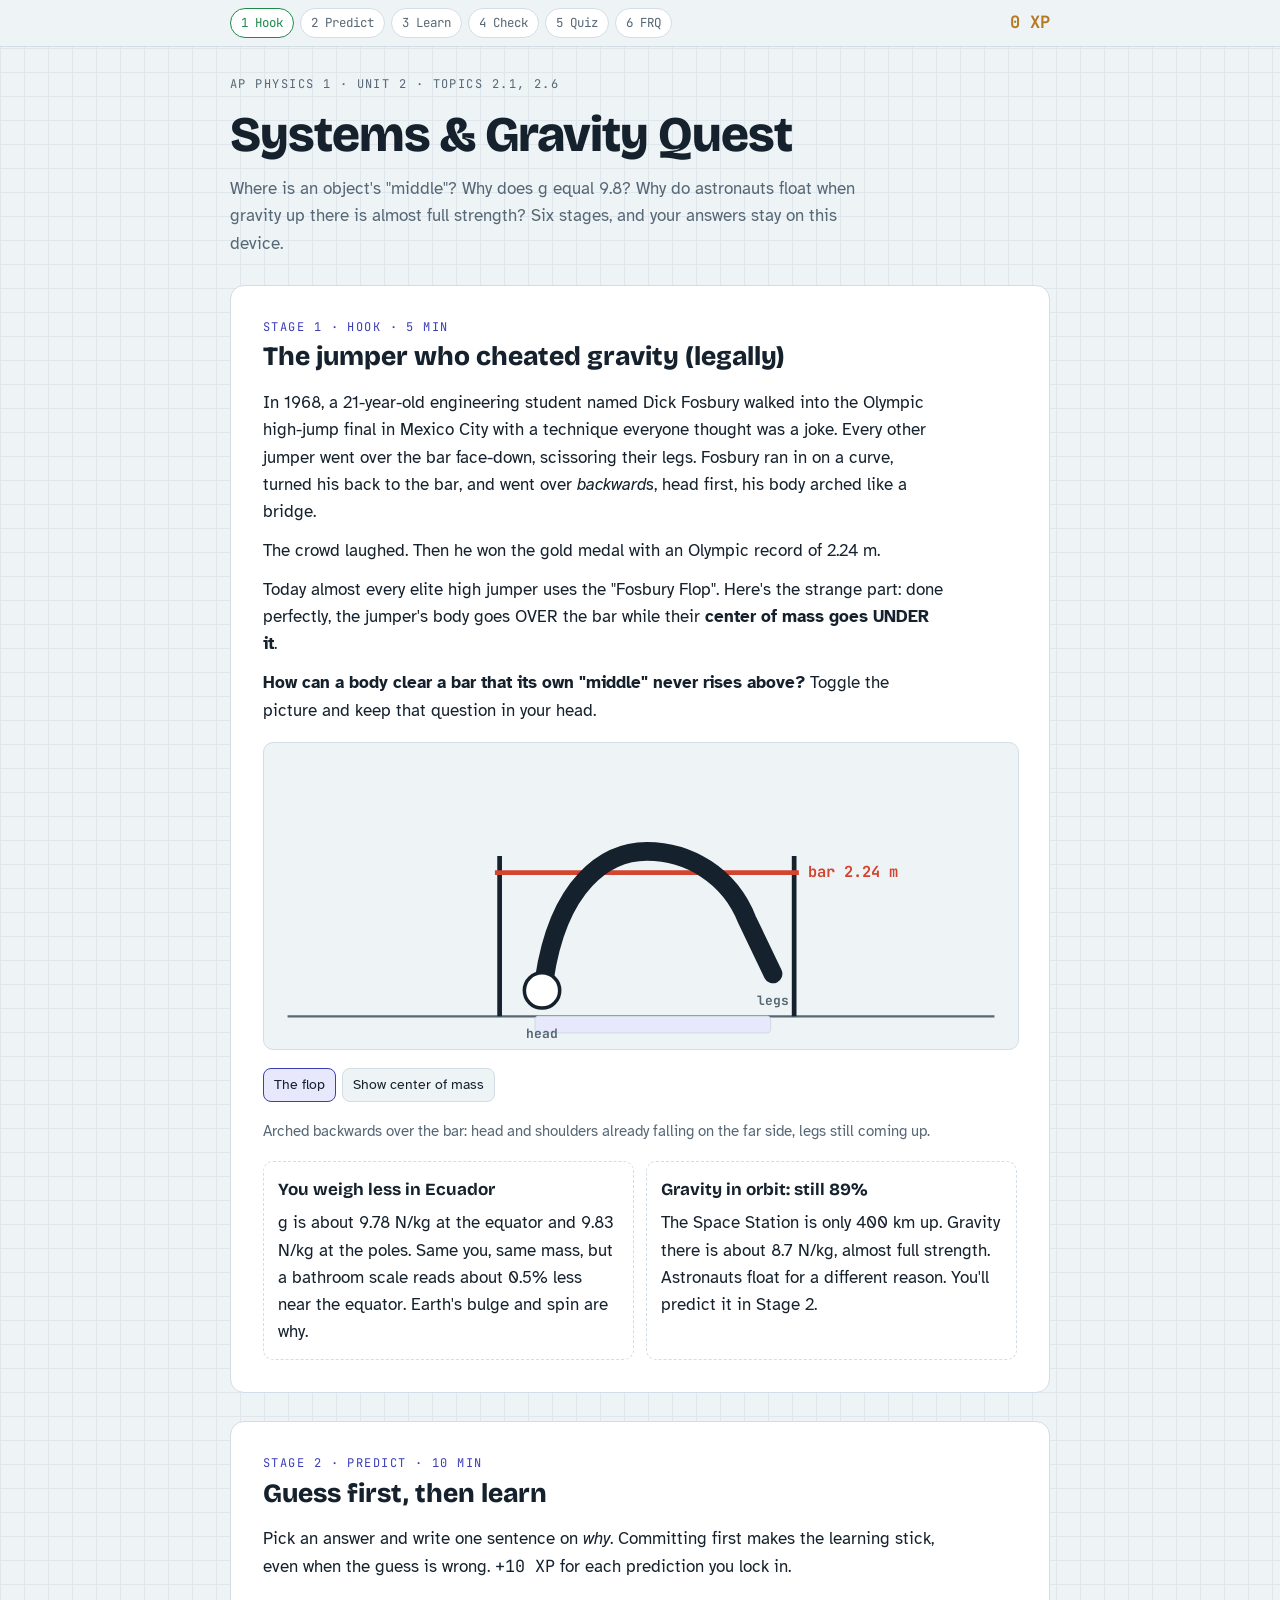
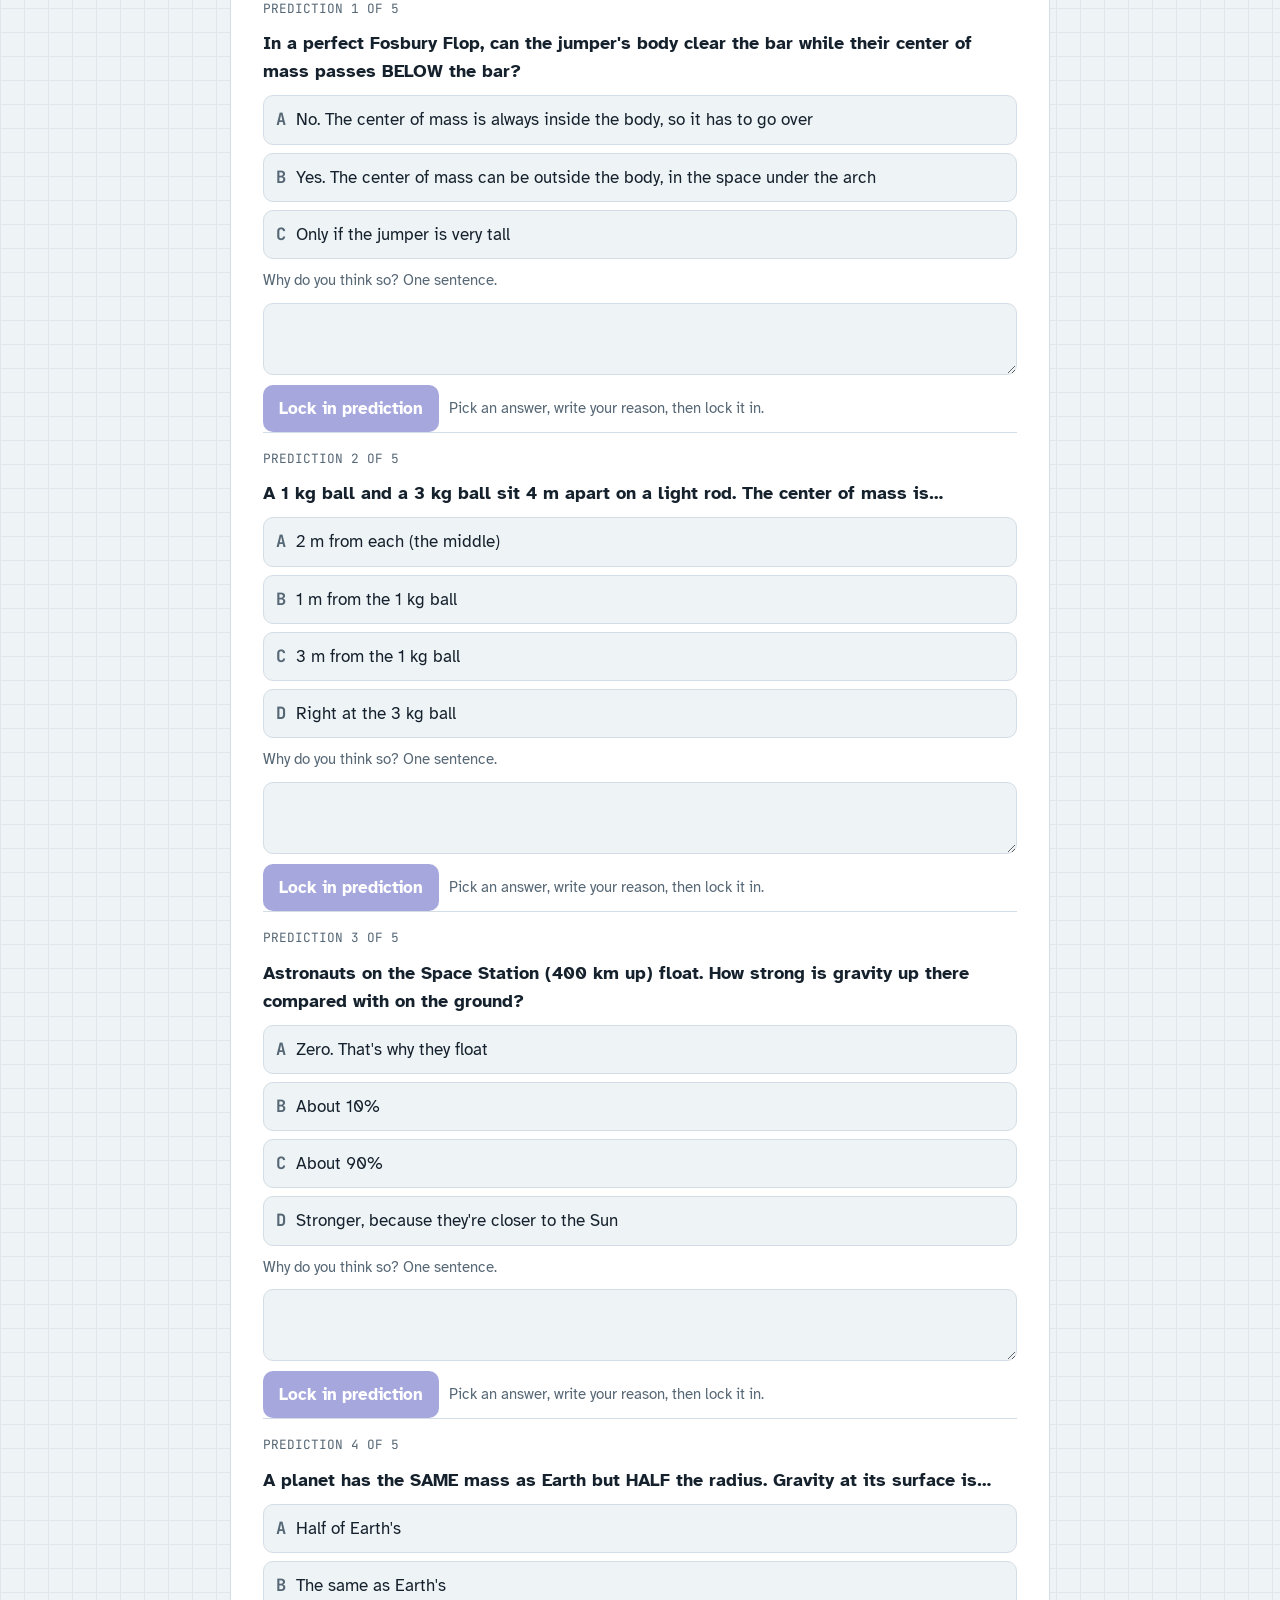
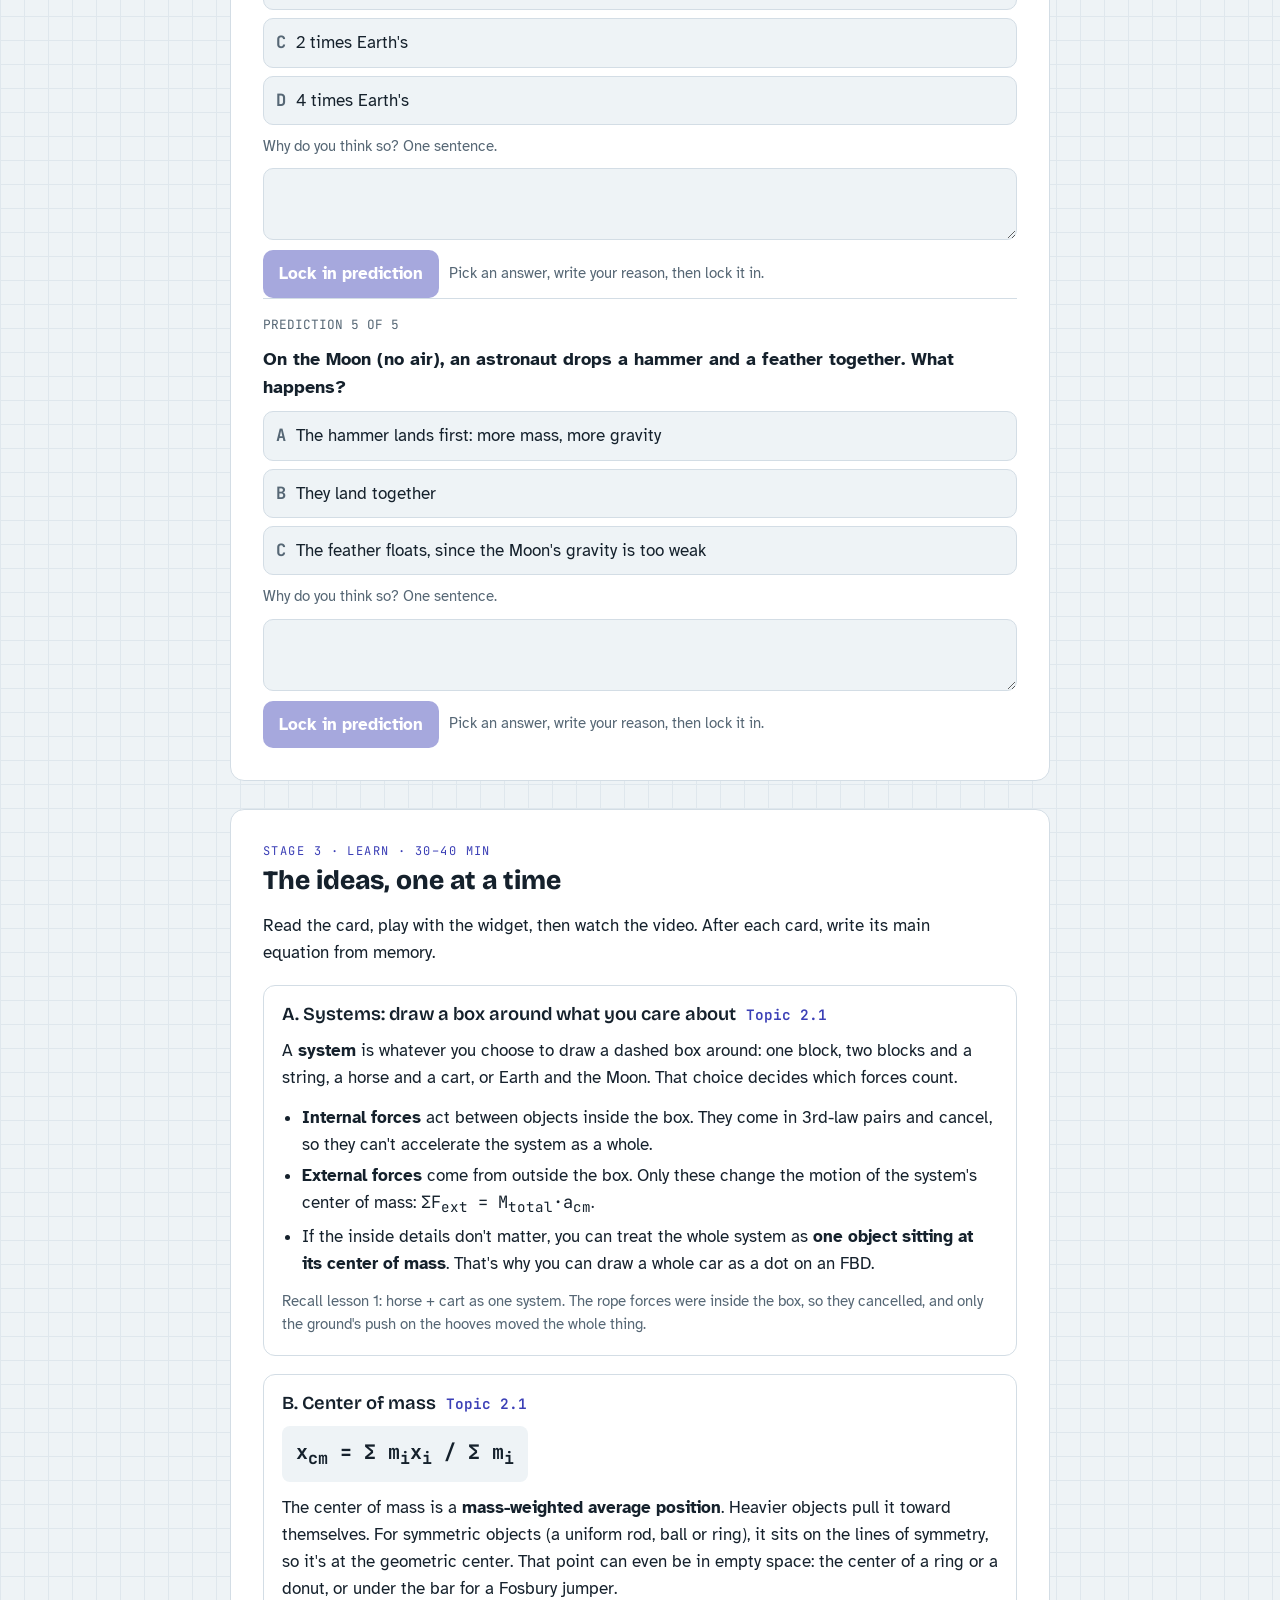
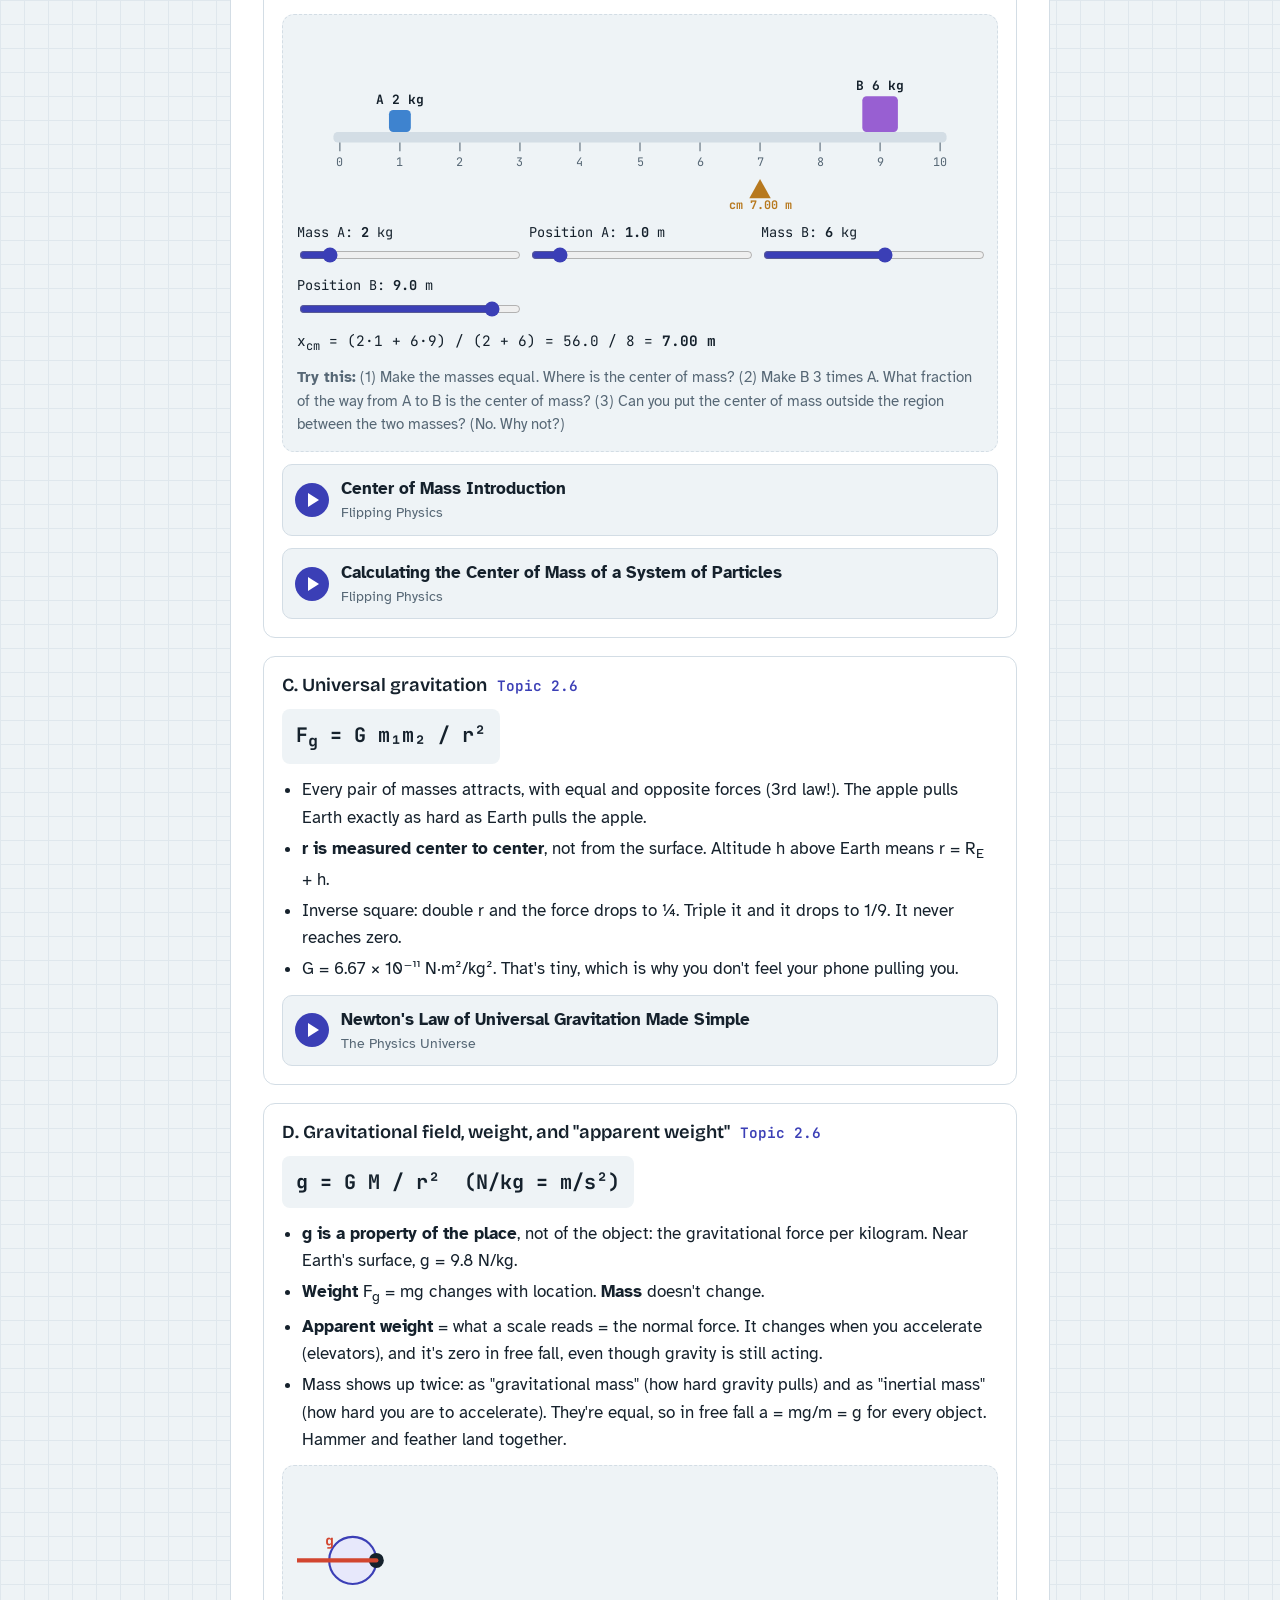
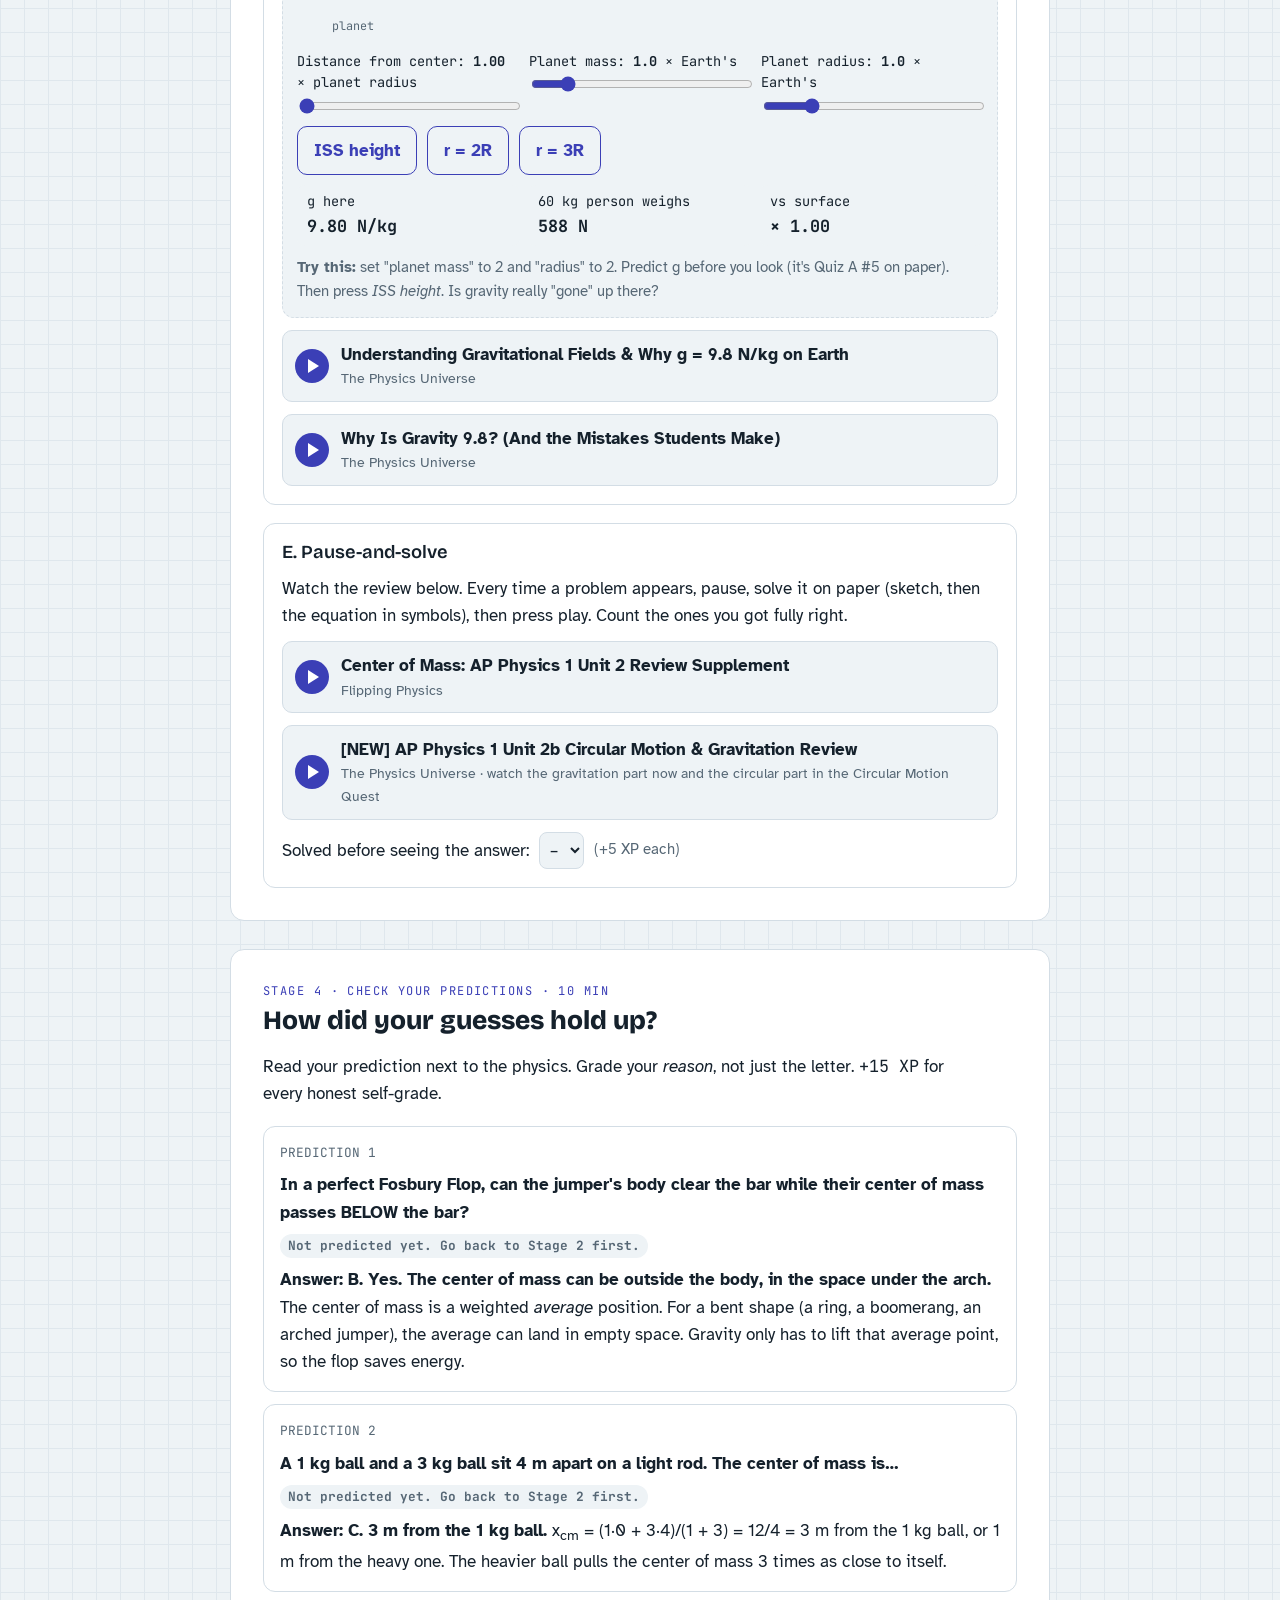
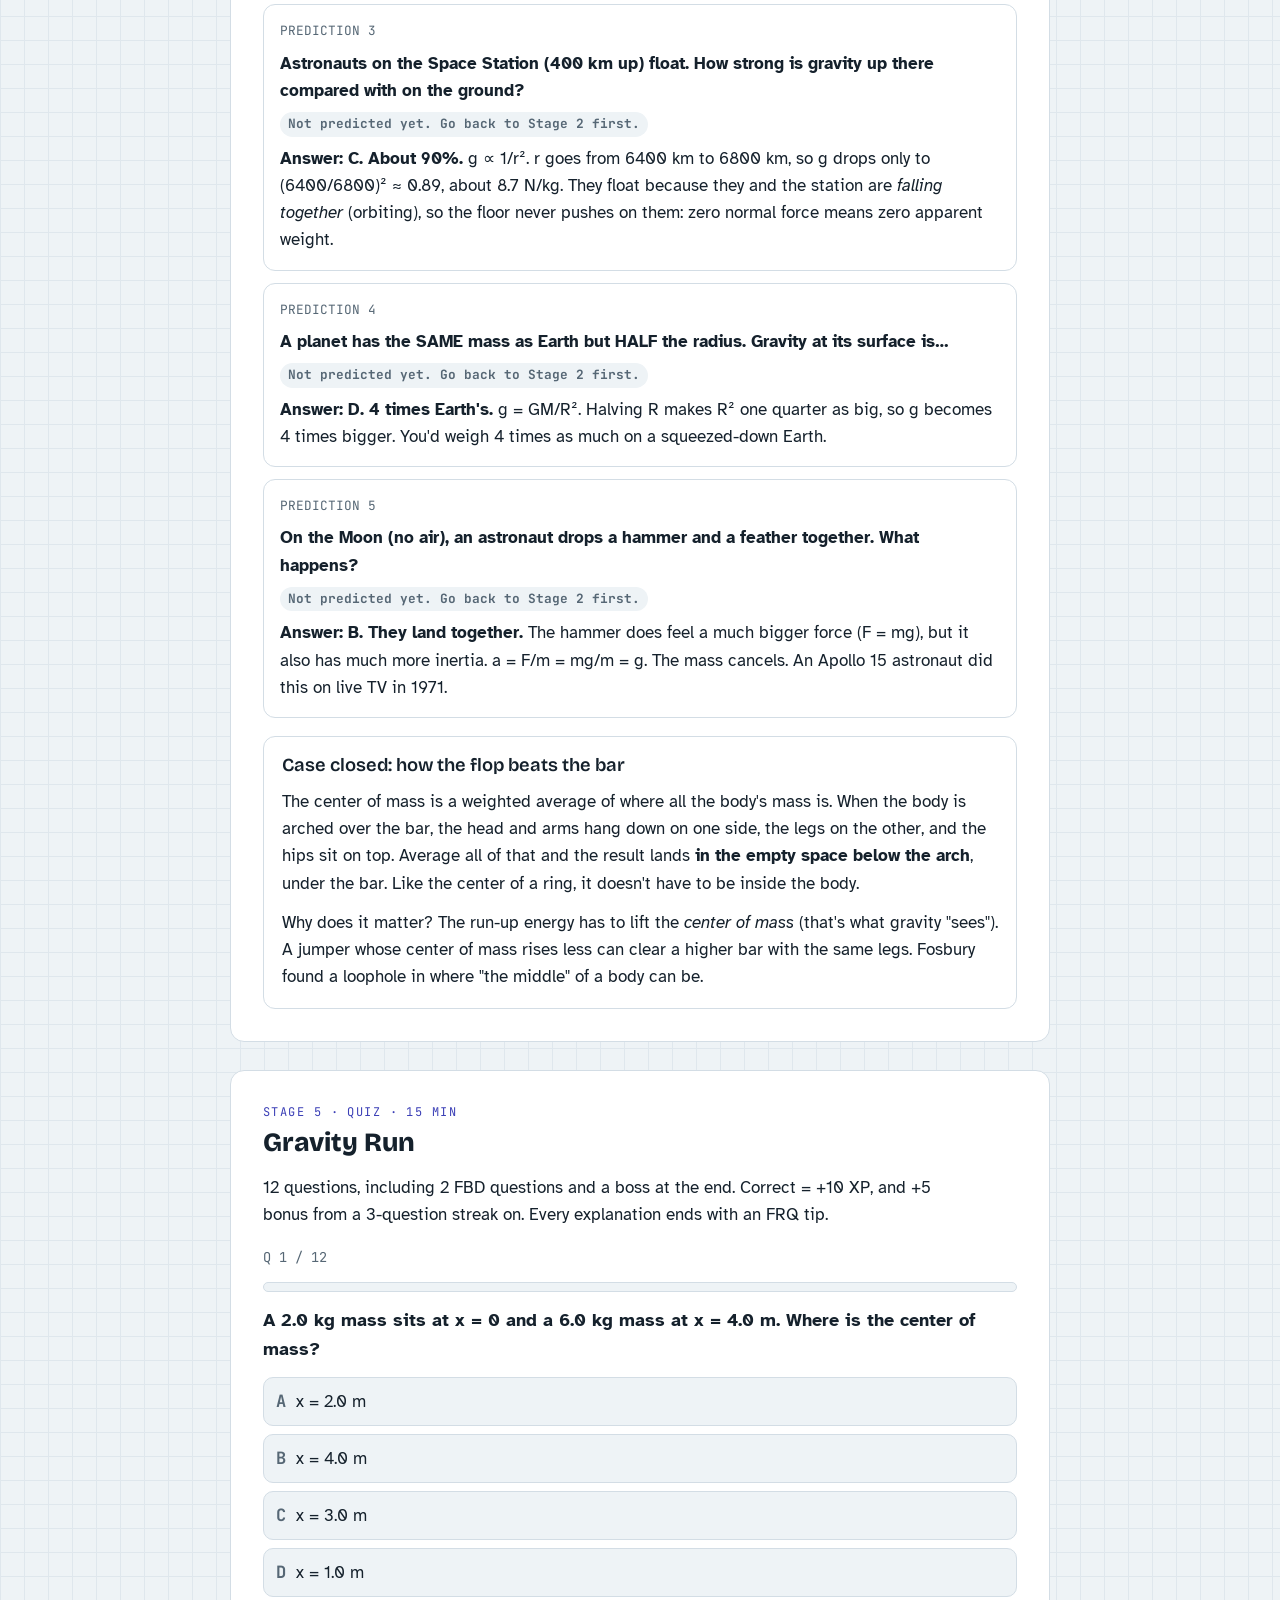
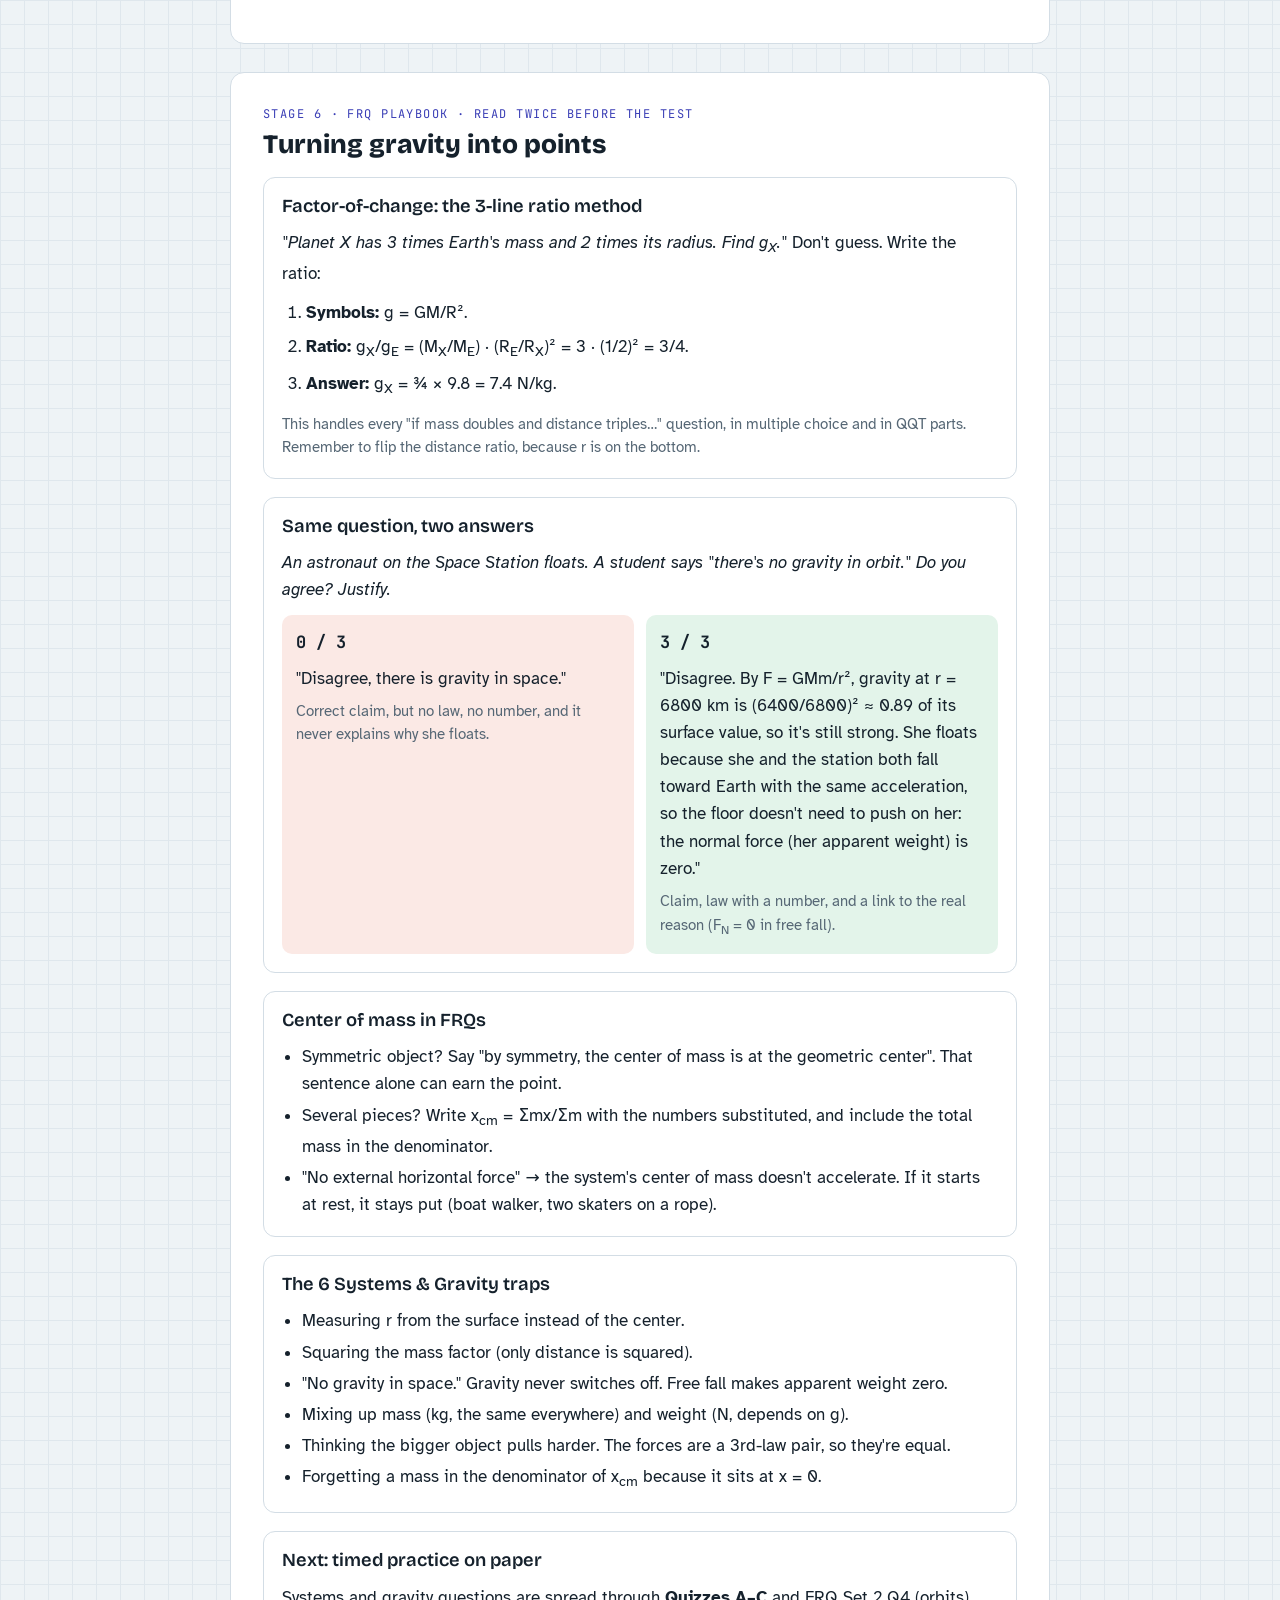
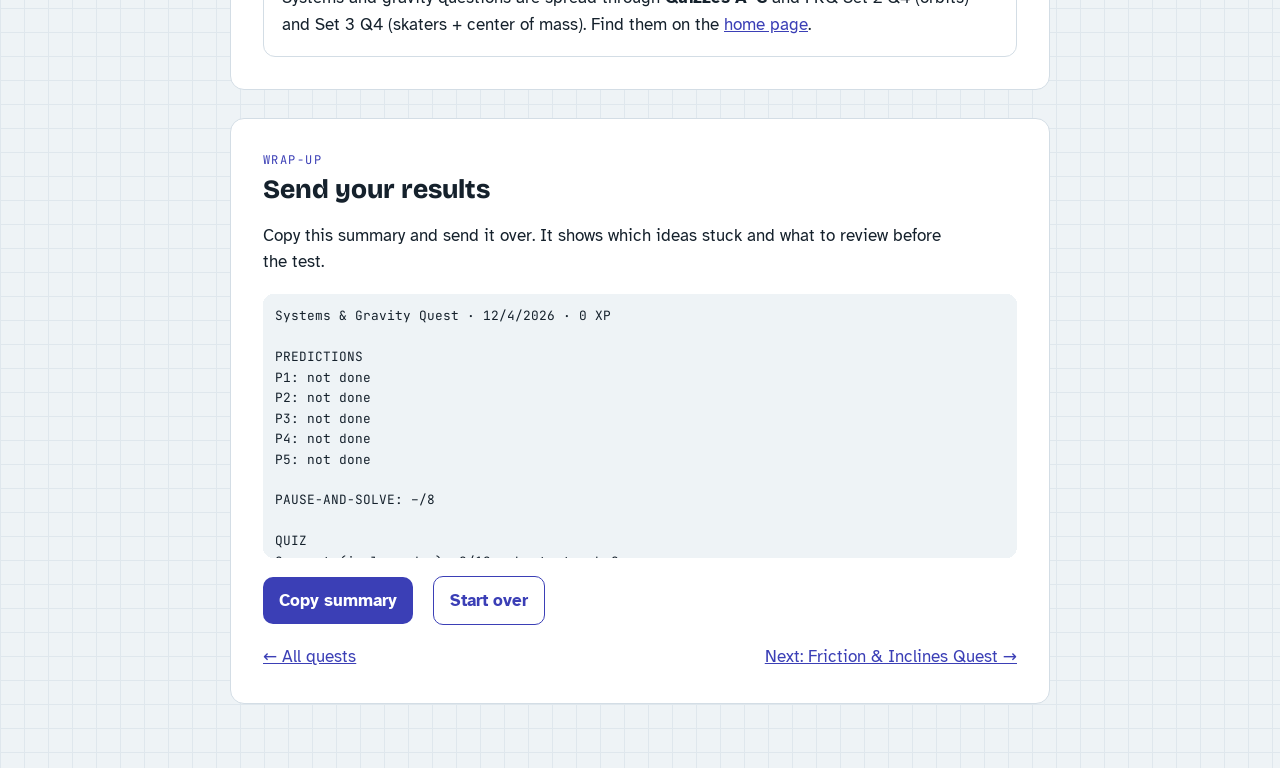
<file: systems-gravity-quest.html>
<!doctype html>
<html lang="en"><head><meta charset="utf-8"><meta name="viewport" content="width=device-width,initial-scale=1,viewport-fit=cover">
<title>Systems &amp; Gravity Quest</title>
<link rel="preconnect" href="https://fonts.googleapis.com"><link rel="preconnect" href="https://fonts.gstatic.com" crossorigin>
<link rel="stylesheet" href="https://fonts.googleapis.com/css2?family=Atkinson+Hyperlegible:ital,wght@0,400;0,700;1,400&family=Bricolage+Grotesque:opsz,wght@12..96,600;12..96,800&family=JetBrains+Mono:wght@500;700&display=swap">
<link rel="stylesheet" href="quest.css">
</head><body>
<nav class="bar" aria-label="Stages"><div class="bar-in">
  <div class="levels" id="levels">
    <a href="#hook" data-stage="hook">1 Hook</a><a href="#predict" data-stage="predict">2 Predict</a><a href="#learn" data-stage="learn">3 Learn</a>
    <a href="#check" data-stage="check">4 Check</a><a href="#quiz" data-stage="quiz">5 Quiz</a><a href="#frq" data-stage="frq">6 FRQ</a>
  </div><div class="xp" aria-live="polite"><span id="xp">0</span> XP</div></div></nav>

<main class="wrap">
  <header class="hero">
    <span class="eyebrow">AP Physics 1 · Unit 2 · Topics 2.1, 2.6</span>
    <h1>Systems &amp; Gravity Quest</h1>
    <p>Where is an object's "middle"? Why does g equal 9.8? Why do astronauts float when gravity up there is almost full strength? Six stages, and your answers stay on this device.</p>
  </header>

  <!-- 1 HOOK -->
  <section class="stage" id="hook">
    <div class="stage-head"><span class="eyebrow">Stage 1 · Hook · 5 min</span><h2>The jumper who cheated gravity (legally)</h2></div>
    <div class="story">
      <p>In 1968, a 21-year-old engineering student named Dick Fosbury walked into the Olympic high-jump final in Mexico City with a technique everyone thought was a joke. Every other jumper went over the bar face-down, scissoring their legs. Fosbury ran in on a curve, turned his back to the bar, and went over <em>backwards</em>, head first, his body arched like a bridge.</p>
      <p>The crowd laughed. Then he won the gold medal with an Olympic record of 2.24 m.</p>
      <p>Today almost every elite high jumper uses the "Fosbury Flop". Here's the strange part: done perfectly, the jumper's body goes OVER the bar while their <strong>center of mass goes UNDER it</strong>.</p>
      <p><strong>How can a body clear a bar that its own "middle" never rises above?</strong> Toggle the picture and keep that question in your head.</p>
    </div>
    <svg class="scene" id="scene" viewBox="0 0 640 260" role="img" aria-label="A high jumper arched backwards over a bar"></svg>
    <div class="row seg" id="sceneMode">
      <button type="button" data-mode="body" aria-pressed="true">The flop</button>
      <button type="button" data-mode="com" aria-pressed="false">Show center of mass</button>
    </div>
    <p class="note" id="sceneNote"></p>
    <div class="trivia">
      <div><b>You weigh less in Ecuador</b><p>g is about 9.78 N/kg at the equator and 9.83 N/kg at the poles. Same you, same mass, but a bathroom scale reads about 0.5% less near the equator. Earth's bulge and spin are why.</p></div>
      <div><b>Gravity in orbit: still 89%</b><p>The Space Station is only 400 km up. Gravity there is about 8.7 N/kg, almost full strength. Astronauts float for a different reason. You'll predict it in Stage 2.</p></div>
    </div>
  </section>

  <!-- 2 PREDICT -->
  <section class="stage" id="predict">
    <div class="stage-head"><span class="eyebrow">Stage 2 · Predict · 10 min</span><h2>Guess first, then learn</h2></div>
    <p class="lead">Pick an answer and write one sentence on <em>why</em>. Committing first makes the learning stick, even when the guess is wrong. <span class="mono">+10 XP</span> for each prediction you lock in.</p>
    <div id="predList"></div>
  </section>

  <!-- 3 LEARN -->
  <section class="stage" id="learn">
    <div class="stage-head"><span class="eyebrow">Stage 3 · Learn · 30–40 min</span><h2>The ideas, one at a time</h2></div>
    <p class="lead">Read the card, play with the widget, then watch the video. After each card, write its main equation from memory.</p>

    <div class="card">
      <h3>A. Systems: draw a box around what you care about <span class="law">Topic 2.1</span></h3>
      <p>A <strong>system</strong> is whatever you choose to draw a dashed box around: one block, two blocks and a string, a horse and a cart, or Earth and the Moon. That choice decides which forces count.</p>
      <ul class="tight">
        <li><strong>Internal forces</strong> act between objects inside the box. They come in 3rd-law pairs and cancel, so they can't accelerate the system as a whole.</li>
        <li><strong>External forces</strong> come from outside the box. Only these change the motion of the system's center of mass: <span class="mono">ΣF<sub>ext</sub> = M<sub>total</sub>·a<sub>cm</sub></span>.</li>
        <li>If the inside details don't matter, you can treat the whole system as <strong>one object sitting at its center of mass</strong>. That's why you can draw a whole car as a dot on an FBD.</li>
      </ul>
      <p class="note">Recall lesson 1: horse + cart as one system. The rope forces were inside the box, so they cancelled, and only the ground's push on the hooves moved the whole thing.</p>
    </div>

    <div class="card">
      <h3>B. Center of mass <span class="law">Topic 2.1</span></h3>
      <div class="big-eq">x<sub>cm</sub> = Σ m<sub>i</sub>x<sub>i</sub> / Σ m<sub>i</sub></div>
      <p>The center of mass is a <strong>mass-weighted average position</strong>. Heavier objects pull it toward themselves. For symmetric objects (a uniform rod, ball or ring), it sits on the lines of symmetry, so it's at the geometric center. That point can even be in empty space: the center of a ring or a donut, or under the bar for a Fosbury jumper.</p>
      <div class="widget" id="comW">
        <svg id="comSvg" viewBox="0 0 640 170" role="img" aria-label="Two masses on a beam with the center of mass marked"></svg>
        <div class="sliders">
          <label>Mass A: <b id="mAv">2</b> kg<input type="range" id="mA" min="1" max="10" step="1" value="2"></label>
          <label>Position A: <b id="xAv">1.0</b> m<input type="range" id="xA" min="0" max="10" step="0.5" value="1"></label>
          <label>Mass B: <b id="mBv">6</b> kg<input type="range" id="mB" min="1" max="10" step="1" value="6"></label>
          <label>Position B: <b id="xBv">9.0</b> m<input type="range" id="xB" min="0" max="10" step="0.5" value="9"></label>
        </div>
        <p class="mono" id="comOut" style="font-size:.9rem"></p>
        <p class="note"><strong>Try this:</strong> (1) Make the masses equal. Where is the center of mass? (2) Make B 3 times A. What fraction of the way from A to B is the center of mass? (3) Can you put the center of mass outside the region between the two masses? (No. Why not?)</p>
      </div>
      <a class="vid" href="https://www.youtube.com/watch?v=nyJeaUe7wXM" target="_blank" rel="noopener"><span class="play"></span><span><strong>Center of Mass Introduction</strong><small>Flipping Physics</small></span></a>
      <a class="vid" href="https://www.youtube.com/watch?v=O-q-MAYpNLI" target="_blank" rel="noopener"><span class="play"></span><span><strong>Calculating the Center of Mass of a System of Particles</strong><small>Flipping Physics</small></span></a>
    </div>

    <div class="card">
      <h3>C. Universal gravitation <span class="law">Topic 2.6</span></h3>
      <div class="big-eq">F<sub>g</sub> = G m₁m₂ / r²</div>
      <ul class="tight">
        <li>Every pair of masses attracts, with equal and opposite forces (3rd law!). The apple pulls Earth exactly as hard as Earth pulls the apple.</li>
        <li><strong>r is measured center to center</strong>, not from the surface. Altitude h above Earth means r = R<sub>E</sub> + h.</li>
        <li>Inverse square: double r and the force drops to ¼. Triple it and it drops to 1/9. It never reaches zero.</li>
        <li>G = 6.67 × 10⁻¹¹ N·m²/kg². That's tiny, which is why you don't feel your phone pulling you.</li>
      </ul>
      <a class="vid" href="https://www.youtube.com/watch?v=OmSeWjSwtD4" target="_blank" rel="noopener"><span class="play"></span><span><strong>Newton's Law of Universal Gravitation Made Simple</strong><small>The Physics Universe</small></span></a>
    </div>

    <div class="card">
      <h3>D. Gravitational field, weight, and "apparent weight" <span class="law">Topic 2.6</span></h3>
      <div class="big-eq">g = G M / r² &nbsp;(N/kg = m/s²)</div>
      <ul class="tight">
        <li><strong>g is a property of the place</strong>, not of the object: the gravitational force per kilogram. Near Earth's surface, g = 9.8 N/kg.</li>
        <li><strong>Weight</strong> F<sub>g</sub> = mg changes with location. <strong>Mass</strong> doesn't change.</li>
        <li><strong>Apparent weight</strong> = what a scale reads = the normal force. It changes when you accelerate (elevators), and it's zero in free fall, even though gravity is still acting.</li>
        <li>Mass shows up twice: as "gravitational mass" (how hard gravity pulls) and as "inertial mass" (how hard you are to accelerate). They're equal, so in free fall a = mg/m = g for every object. Hammer and feather land together.</li>
      </ul>
      <div class="widget">
        <svg id="gSvg" viewBox="0 0 640 150" role="img" aria-label="Gravitational field strength at a distance from a planet"></svg>
        <div class="sliders">
          <label>Distance from center: <b id="rv">1.00</b> × planet radius<input type="range" id="rr" min="1" max="10" step="0.01" value="1"></label>
          <label>Planet mass: <b id="Mv">1.0</b> × Earth's<input type="range" id="MM" min="0.5" max="4" step="0.5" value="1"></label>
          <label>Planet radius: <b id="Rv">1.0</b> × Earth's<input type="range" id="RR" min="0.5" max="3" step="0.5" value="1"></label>
        </div>
        <div class="row"><button type="button" class="btn ghost" data-r="1.06">ISS height</button><button type="button" class="btn ghost" data-r="2">r = 2R</button><button type="button" class="btn ghost" data-r="3">r = 3R</button></div>
        <div class="readout"><div>g here<b id="gOut">9.80 N/kg</b></div><div>60 kg person weighs<b id="wOut">588 N</b></div><div>vs surface<b id="fOut">× 1.00</b></div></div>
        <p class="note"><strong>Try this:</strong> set "planet mass" to 2 and "radius" to 2. Predict g before you look (it's Quiz A #5 on paper). Then press <em>ISS height</em>. Is gravity really "gone" up there?</p>
      </div>
      <a class="vid" href="https://www.youtube.com/watch?v=xtKtk2fNWYg" target="_blank" rel="noopener"><span class="play"></span><span><strong>Understanding Gravitational Fields &amp; Why g = 9.8 N/kg on Earth</strong><small>The Physics Universe</small></span></a>
      <a class="vid" href="https://www.youtube.com/watch?v=U5yTf5Z6iIk" target="_blank" rel="noopener"><span class="play"></span><span><strong>Why Is Gravity 9.8? (And the Mistakes Students Make)</strong><small>The Physics Universe</small></span></a>
    </div>

    <div class="card">
      <h3>E. Pause-and-solve</h3>
      <p>Watch the review below. Every time a problem appears, pause, solve it on paper (sketch, then the equation in symbols), then press play. Count the ones you got fully right.</p>
      <a class="vid" href="https://www.youtube.com/watch?v=bwlWnj3JTTg" target="_blank" rel="noopener"><span class="play"></span><span><strong>Center of Mass: AP Physics 1 Unit 2 Review Supplement</strong><small>Flipping Physics</small></span></a>
      <a class="vid" href="https://www.youtube.com/watch?v=PSkO7s0LSHc" target="_blank" rel="noopener"><span class="play"></span><span><strong>[NEW] AP Physics 1 Unit 2b Circular Motion &amp; Gravitation Review</strong><small>The Physics Universe · watch the gravitation part now and the circular part in the Circular Motion Quest</small></span></a>
      <div class="row"><label for="pauseScore">Solved before seeing the answer:</label>
        <select id="pauseScore" style="font:inherit;padding:6px;border-radius:8px;border:1.5px solid var(--line);background:var(--bg);color:var(--ink)"></select><span class="note">(+5 XP each)</span></div>
    </div>
  </section>

  <!-- 4 CHECK -->
  <section class="stage" id="check">
    <div class="stage-head"><span class="eyebrow">Stage 4 · Check your predictions · 10 min</span><h2>How did your guesses hold up?</h2></div>
    <p class="lead">Read your prediction next to the physics. Grade your <em>reason</em>, not just the letter. <span class="mono">+15 XP</span> for every honest self-grade.</p>
    <div id="checkList" style="display:flex;flex-direction:column;gap:12px"></div>
    <div class="card">
      <h3>Case closed: how the flop beats the bar</h3>
      <p>The center of mass is a weighted average of where all the body's mass is. When the body is arched over the bar, the head and arms hang down on one side, the legs on the other, and the hips sit on top. Average all of that and the result lands <strong>in the empty space below the arch</strong>, under the bar. Like the center of a ring, it doesn't have to be inside the body.</p>
      <p>Why does it matter? The run-up energy has to lift the <em>center of mass</em> (that's what gravity "sees"). A jumper whose center of mass rises less can clear a higher bar with the same legs. Fosbury found a loophole in where "the middle" of a body can be.</p>
    </div>
  </section>

  <!-- 5 QUIZ -->
  <section class="stage" id="quiz">
    <div class="stage-head"><span class="eyebrow">Stage 5 · Quiz · 15 min</span><h2>Gravity Run</h2></div>
    <p class="lead">12 questions, including 2 FBD questions and a boss at the end. Correct = +10 XP, and +5 bonus from a 3-question streak on. Every explanation ends with an FRQ tip.</p>
    <div id="quizBox"></div>
  </section>

  <!-- 6 FRQ -->
  <section class="stage" id="frq">
    <div class="stage-head"><span class="eyebrow">Stage 6 · FRQ playbook · read twice before the test</span><h2>Turning gravity into points</h2></div>

    <div class="card">
      <h3>Factor-of-change: the 3-line ratio method</h3>
      <p><em>"Planet X has 3 times Earth's mass and 2 times its radius. Find g<sub>X</sub>."</em> Don't guess. Write the ratio:</p>
      <ol class="steps">
        <li><strong>Symbols:</strong> g = GM/R².</li>
        <li><strong>Ratio:</strong> g<sub>X</sub>/g<sub>E</sub> = (M<sub>X</sub>/M<sub>E</sub>) · (R<sub>E</sub>/R<sub>X</sub>)² = 3 · (1/2)² = 3/4.</li>
        <li><strong>Answer:</strong> g<sub>X</sub> = ¾ × 9.8 = 7.4 N/kg.</li>
      </ol>
      <p class="note">This handles every "if mass doubles and distance triples…" question, in multiple choice and in QQT parts. Remember to flip the distance ratio, because r is on the bottom.</p>
    </div>

    <div class="card">
      <h3>Same question, two answers</h3>
      <p><em>An astronaut on the Space Station floats. A student says "there's no gravity in orbit." Do you agree? Justify.</em></p>
      <div class="compare">
        <div class="weak"><span class="pts">0 / 3</span><p>"Disagree, there is gravity in space."</p><p class="note">Correct claim, but no law, no number, and it never explains why she floats.</p></div>
        <div class="strong"><span class="pts">3 / 3</span><p>"Disagree. By F = GMm/r², gravity at r = 6800 km is (6400/6800)² ≈ 0.89 of its surface value, so it's still strong. She floats because she and the station both fall toward Earth with the same acceleration, so the floor doesn't need to push on her: the normal force (her apparent weight) is zero."</p><p class="note">Claim, law with a number, and a link to the real reason (F<sub>N</sub> = 0 in free fall).</p></div>
      </div>
    </div>

    <div class="card">
      <h3>Center of mass in FRQs</h3>
      <ul class="tight">
        <li>Symmetric object? Say "by symmetry, the center of mass is at the geometric center". That sentence alone can earn the point.</li>
        <li>Several pieces? Write x<sub>cm</sub> = Σmx/Σm with the numbers substituted, and include the total mass in the denominator.</li>
        <li>"No external horizontal force" → the system's center of mass doesn't accelerate. If it starts at rest, it stays put (boat walker, two skaters on a rope).</li>
      </ul>
    </div>

    <div class="card">
      <h3>The 6 Systems &amp; Gravity traps</h3>
      <ul class="tight">
        <li>Measuring r from the surface instead of the center.</li>
        <li>Squaring the mass factor (only distance is squared).</li>
        <li>"No gravity in space." Gravity never switches off. Free fall makes apparent weight zero.</li>
        <li>Mixing up mass (kg, the same everywhere) and weight (N, depends on g).</li>
        <li>Thinking the bigger object pulls harder. The forces are a 3rd-law pair, so they're equal.</li>
        <li>Forgetting a mass in the denominator of x<sub>cm</sub> because it sits at x = 0.</li>
      </ul>
    </div>

    <div class="card">
      <h3>Next: timed practice on paper</h3>
      <p>Systems and gravity questions are spread through <strong>Quizzes A–C</strong> and FRQ Set 2 Q4 (orbits) and Set 3 Q4 (skaters + center of mass). Find them on the <a href="index.html">home page</a>.</p>
    </div>
  </section>

  <section class="stage" id="results">
    <div class="stage-head"><span class="eyebrow">Wrap-up</span><h2>Send your results</h2></div>
    <p class="lead">Copy this summary and send it over. It shows which ideas stuck and what to review before the test.</p>
    <pre class="copybox" id="summary"></pre>
    <div class="row"><button type="button" class="btn" id="copyBtn">Copy summary</button><span class="note" id="copyMsg" aria-live="polite"></span>
      <button type="button" class="btn ghost" id="wipeBtn">Start over</button><span class="note" id="wipeAsk" hidden>Erase all answers on this device? <button type="button" class="btn ghost" id="wipeYes">Yes, erase</button></span></div>
    <div class="next-quest"><a href="index.html">← All quests</a><a href="friction-inclines-quest.html">Next: Friction &amp; Inclines Quest →</a></div>
  </section>
</main>

<script src="quest.js"></script>
<script>
(() => {
const {arrow, $} = QuestKit;

/* ---------- hook scene: Fosbury flop ---------- */
function flop(mode){
  let s = `<line x1="20" y1="232" x2="620" y2="232" style="stroke:var(--muted)" stroke-width="2"/>`+
    `<rect x="230" y="232" width="200" height="14" rx="3" style="fill:var(--accent-soft);stroke:var(--line)"/>`+
    `<line x1="200" y1="232" x2="200" y2="96" style="stroke:var(--ink)" stroke-width="4"/><line x1="450" y1="232" x2="450" y2="96" style="stroke:var(--ink)" stroke-width="4"/>`+
    `<line x1="196" y1="110" x2="454" y2="110" style="stroke:var(--f-grav)" stroke-width="4"/>`+
    `<text x="462" y="114" style="fill:var(--f-grav);font:700 13px var(--mono)">bar 2.24 m</text>`+
    `<path d="M 238 200 C 250 120, 290 92, 325 92 C 360 92, 395 112, 410 150 L 432 196" fill="none" style="stroke:var(--ink)" stroke-width="16" stroke-linecap="round"/>`+
    `<circle cx="236" cy="210" r="15" style="fill:var(--paper);stroke:var(--ink)" stroke-width="3"/>`+
    `<text x="236" y="250" text-anchor="middle" style="fill:var(--muted);font:700 11px var(--mono)">head</text><text x="432" y="222" text-anchor="middle" style="fill:var(--muted);font:700 11px var(--mono)">legs</text>`;
  if (mode==="com") s += `<circle cx="326" cy="140" r="8" style="fill:var(--accent)"/><line x1="326" y1="140" x2="326" y2="111" style="stroke:var(--accent)" stroke-width="1.5" stroke-dasharray="4 3"/>`+
    `<line x1="334" y1="142" x2="470" y2="170" style="stroke:var(--accent)" stroke-width="1.5"/>`+
    `<text x="476" y="168" style="fill:var(--accent);font:700 13px var(--mono)">center of mass</text><text x="476" y="184" style="fill:var(--accent);font:700 13px var(--mono)">BELOW the bar</text>`;
  $("#scene").innerHTML = s;
  $("#sceneNote").textContent = mode==="com" ? "Every part of the body is above or beside the bar at some point, but the mass-weighted average position is in the empty space under the arch." : "Arched backwards over the bar: head and shoulders already falling on the far side, legs still coming up.";
  document.querySelectorAll("#sceneMode button").forEach(b=>b.setAttribute("aria-pressed", b.dataset.mode===mode));
}
document.querySelectorAll("#sceneMode button").forEach(b=>b.addEventListener("click",()=>flop(b.dataset.mode)));
flop("body");

/* ---------- COM beam widget ---------- */
function com(){
  const mA=+$("#mA").value, xA=+$("#xA").value, mB=+$("#mB").value, xB=+$("#xB").value, xc=(mA*xA+mB*xB)/(mA+mB);
  $("#mAv").textContent=mA; $("#xAv").textContent=xA.toFixed(1); $("#mBv").textContent=mB; $("#xBv").textContent=xB.toFixed(1);
  const X = v => 40 + v*56, size = m => 14 + m*3.2;
  let s = `<rect x="34" y="96" width="572" height="10" rx="4" style="fill:var(--line)"/>`;
  for (let i=0;i<=10;i++) s += `<line x1="${X(i)}" y1="106" x2="${X(i)}" y2="114" style="stroke:var(--muted)"/><text x="${X(i)}" y="128" text-anchor="middle" style="fill:var(--muted);font:11px var(--mono)">${i}</text>`;
  [[mA,xA,"A","var(--f-norm)"],[mB,xB,"B","var(--f-app)"]].forEach(([m,x,l,c])=>{ const z=size(m);
    s += `<rect x="${X(x)-z/2}" y="${96-z}" width="${z}" height="${z}" rx="4" style="fill:${c};opacity:.85"/><text x="${X(x)}" y="${96-z-6}" text-anchor="middle" style="fill:var(--ink);font:700 12px var(--mono)">${l} ${m} kg</text>`; });
  s += `<polygon points="${X(xc)},140 ${X(xc)-10},158 ${X(xc)+10},158" style="fill:var(--xp)"/><text x="${X(xc)}" y="${168}" text-anchor="middle" style="fill:var(--xp);font:700 11px var(--mono)">cm ${xc.toFixed(2)} m</text>`;
  $("#comSvg").innerHTML = s;
  $("#comOut").innerHTML = `x<sub>cm</sub> = (${mA}·${xA} + ${mB}·${xB}) / (${mA} + ${mB}) = ${(mA*xA+mB*xB).toFixed(1)} / ${mA+mB} = <b>${xc.toFixed(2)} m</b>`;
}
["mA","xA","mB","xB"].forEach(id=>$("#"+id).addEventListener("input",com)); com();

/* ---------- gravity explorer ---------- */
function grav(){
  const r=+$("#rr").value, M=+$("#MM").value, R=+$("#RR").value;
  const g = 9.8*M/((r*R)**2)*1;           // r is in planet radii, R in Earth radii → distance = r·R Earth radii
  $("#rv").textContent=r.toFixed(2); $("#Mv").textContent=M.toFixed(1); $("#Rv").textContent=R.toFixed(1);
  $("#gOut").textContent=g.toFixed(2)+" N/kg"; $("#wOut").textContent=(60*g).toFixed(0)+" N"; $("#fOut").textContent="× "+(g/9.8).toFixed(2);
  const pr = 22*R, cx = 30+pr, dist = r*pr, W = 640;
  const scale = Math.min(1, (W-80-cx)/Math.max(dist,1));
  let s = `<circle cx="${cx}" cy="75" r="${pr}" style="fill:var(--accent-soft);stroke:var(--accent)" stroke-width="2"/>`+
    `<line x1="${cx}" y1="75" x2="${cx+dist*scale}" y2="75" style="stroke:var(--muted)" stroke-dasharray="4 4"/>`+
    `<circle cx="${cx+dist*scale}" cy="75" r="7" style="fill:var(--ink)"/>`+
    arrow(cx+dist*scale, 75, cx+dist*scale-Math.max(12, Math.min(110, g*9)), 75, "grav", "g", cx+dist*scale-Math.max(12, Math.min(110,g*9))/2, 62)+
    `<text x="${cx}" y="140" text-anchor="middle" style="fill:var(--muted);font:11px var(--mono)">planet</text>`;
  $("#gSvg").innerHTML = s;
}
["rr","MM","RR"].forEach(id=>$("#"+id).addEventListener("input",grav));
document.querySelectorAll("[data-r]").forEach(b=>b.addEventListener("click",()=>{ $("#rr").value=b.dataset.r; grav(); }));
grav();

/* ---------- predictions ---------- */
const PRED = [
  {id:"p1", q:"In a perfect Fosbury Flop, can the jumper's body clear the bar while their center of mass passes BELOW the bar?",
   o:["No. The center of mass is always inside the body, so it has to go over","Yes. The center of mass can be outside the body, in the space under the arch","Only if the jumper is very tall"], a:1,
   why:"The center of mass is a weighted <em>average</em> position. For a bent shape (a ring, a boomerang, an arched jumper), the average can land in empty space. Gravity only has to lift that average point, so the flop saves energy."},
  {id:"p2", q:"A 1 kg ball and a 3 kg ball sit 4 m apart on a light rod. The center of mass is…",
   o:["2 m from each (the middle)","1 m from the 1 kg ball","3 m from the 1 kg ball","Right at the 3 kg ball"], a:2,
   why:"x<sub>cm</sub> = (1·0 + 3·4)/(1 + 3) = 12/4 = 3 m from the 1 kg ball, or 1 m from the heavy one. The heavier ball pulls the center of mass 3 times as close to itself."},
  {id:"p3", q:"Astronauts on the Space Station (400 km up) float. How strong is gravity up there compared with on the ground?",
   o:["Zero. That's why they float","About 10%","About 90%","Stronger, because they're closer to the Sun"], a:2,
   why:"g ∝ 1/r². r goes from 6400 km to 6800 km, so g drops only to (6400/6800)² ≈ 0.89, about 8.7 N/kg. They float because they and the station are <em>falling together</em> (orbiting), so the floor never pushes on them: zero normal force means zero apparent weight."},
  {id:"p4", q:"A planet has the SAME mass as Earth but HALF the radius. Gravity at its surface is…",
   o:["Half of Earth's","The same as Earth's","2 times Earth's","4 times Earth's"], a:3,
   why:"g = GM/R². Halving R makes R² one quarter as big, so g becomes 4 times bigger. You'd weigh 4 times as much on a squeezed-down Earth."},
  {id:"p5", q:"On the Moon (no air), an astronaut drops a hammer and a feather together. What happens?",
   o:["The hammer lands first: more mass, more gravity","They land together","The feather floats, since the Moon's gravity is too weak"], a:1,
   why:"The hammer does feel a much bigger force (F = mg), but it also has much more inertia. a = F/m = mg/m = g. The mass cancels. An Apollo 15 astronaut did this on live TV in 1971."}
];

/* ---------- quiz ---------- */
const QZ = [
  {t:"mc", q:"A 2.0 kg mass sits at x = 0 and a 6.0 kg mass at x = 4.0 m. Where is the center of mass?",
   o:["x = 3.0 m","x = 2.0 m","x = 1.0 m","x = 4.0 m"], a:0,
   e:"x<sub>cm</sub> = (2·0 + 6·4)/(2 + 6) = 24/8 = 3.0 m. That's three-quarters of the way toward the heavier mass, which is 3 times as heavy.",
   tip:"Write the formula with numbers substituted. Even if the arithmetic slips, the setup earns the point."},
  {t:"mc", q:"Where is the center of mass of a uniform ring (like a hula hoop)?",
   o:["Anywhere on the ring","At the center, where there is no material","At the top of the ring","It doesn't have one"], a:1,
   e:"By symmetry, the center of mass lies on every line of symmetry. They all cross at the center, even though the hoop has no material there.",
   tip:"'By symmetry' is a valid justification in an FRQ. Use those exact words."},
  {t:"fbd", q:"A satellite orbits Earth in a circle. Select every force acting on the satellite.",
   o:[["grav","Gravity toward Earth's center"],["cent","A separate centripetal force"],["thrust","A forward force keeping it moving"],["out","An outward 'centrifugal' force"]],
   a:["grav"], fbd:[{d:"down",len:.8,k:"grav",t:"F_g"}],
   e:"Only gravity, pointing toward Earth's center. Gravity IS the centripetal force here, not an extra one. No engine is needed to keep it moving (1st law), and 'centrifugal' isn't a real force.",
   tip:"In orbit FRQs, write: 'The gravitational force from the planet provides the centripetal force.'"},
  {t:"mc", q:"At a distance of 2R from a planet's CENTER (R = its radius), the gravitational field is how big compared with g at the surface?",
   o:["g/2","g/4","g","2g"], a:1,
   e:"g ∝ 1/r². The distance doubles, so g → g/2² = g/4.",
   tip:"Write the ratio: g′/g = (R/2R)² = 1/4."},
  {t:"mc", q:"Planet Z has 3 times Earth's mass and 3 times Earth's radius. Its surface gravity is:",
   o:["9.8 N/kg","3.3 N/kg","29 N/kg","1.1 N/kg"], a:1,
   e:"g<sub>Z</sub>/g<sub>E</sub> = 3/3² = 1/3, so g<sub>Z</sub> ≈ 3.3 N/kg. 1.1 N/kg comes from squaring the mass too.",
   tip:"Mass is on top and NOT squared. Radius is on the bottom and squared."},
  {t:"mc", q:"Two blocks on ice push off each other. Which forces can change the velocity of the two-block system's center of mass?",
   o:["The push between the blocks","Only forces from objects outside the system","Both","Neither; the center of mass can never move"], a:1,
   e:"The push between the blocks is internal: a 3rd-law pair inside the system, which cancels. Only external forces change a<sub>cm</sub> (ΣF<sub>ext</sub> = Ma<sub>cm</sub>). Here there are none horizontally, so the center of mass stays put while the blocks fly apart.",
   tip:"In 'system' questions, start by naming the system and listing its external forces."},
  {t:"mc", q:"A 60 kg student stands on the Moon (g = 1.6 N/kg). What are their mass and weight?",
   o:["60 kg and 96 N","60 kg and 588 N","10 kg and 96 N","9.8 kg and 60 N"], a:0,
   e:"Mass doesn't change: 60 kg. Weight = mg = 60 × 1.6 = 96 N.",
   tip:"Units are a free check: mass in kg, weight in N."},
  {t:"mc", q:"Earth pulls an apple down with a force of 1.0 N. How hard does the apple pull on Earth?",
   o:["Essentially zero","1.0 N, upward","1.0 N, downward","More than 1 N, because Earth is bigger"], a:1,
   e:"It's a 3rd-law pair, so the forces are equal and opposite: 1.0 N on Earth, pointing up toward the apple. Earth's acceleration is tiny because its mass is huge.",
   tip:"Name both objects: 'the force of the apple on Earth equals the force of Earth on the apple.'"},
  {t:"fbd", q:"An elevator's cable snaps and it falls freely (no air resistance). Select every force on the rider standing inside.",
   o:[["grav","Gravity, down"],["norm","Normal force from the floor, up"],["tens","Tension from the cable"],["air","Air resistance"]],
   a:["grav"], fbd:[{d:"down",len:.8,k:"grav",t:"F_g"}],
   e:"Rider and elevator both accelerate at g, so the floor doesn't push on the rider: F<sub>N</sub> = 0. Gravity is still mg. That's 'weightlessness': zero apparent weight, not zero gravity.",
   tip:"'Apparent weight' always means the normal force (or what a scale reads). Say so explicitly."},
  {t:"mc", q:"A 50 kg rider is in an elevator accelerating DOWNWARD at 2.0 m/s². The scale reads:",
   o:["390 N","490 N","590 N","100 N"], a:0,
   e:"Down as +: mg − F<sub>N</sub> = ma → F<sub>N</sub> = m(g − a) = 50(7.8) = 390 N. Accelerating down makes you feel lighter.",
   tip:"Take + as the direction of a, and the signs sort themselves out."},
  {t:"mc", q:"Two spheres attract with force F when their centers are distance d apart. At distance 3d the force is:",
   o:["F/3","F/9","3F","F/6"], a:1,
   e:"F ∝ 1/r², so tripling r divides F by 3² = 9.",
   tip:"Write 'F ∝ 1/r²' in your answer. It shows the grader which relationship you used."},
  {t:"mc", boss:true, q:"An astronaut weighs 600 N on Earth and 300 N on Planet X. Planet X's radius is twice Earth's. What is Planet X's mass?",
   o:["2 × Earth's mass","½ × Earth's mass","4 × Earth's mass","Same as Earth's"], a:0,
   e:"g<sub>X</sub> = g<sub>E</sub>/2 (half the weight). g<sub>X</sub>/g<sub>E</sub> = (M<sub>X</sub>/M<sub>E</sub>)(R<sub>E</sub>/R<sub>X</sub>)² → ½ = (M<sub>X</sub>/M<sub>E</sub>)(¼) → M<sub>X</sub> = 2M<sub>E</sub>. A heavier planet can still have weaker surface gravity if it's big enough.",
   tip:"Write the ratio equation, then solve for the unknown ratio. This is the standard derive-and-compare move."}
];

Quest({key:"sgq-v1", title:"Systems & Gravity Quest", pred:PRED, quiz:QZ, pauseMax:8,
  ranks:[[0,"Rookie"],[60,"Mass Mapper"],[100,"Field Finder"],[140,"Orbit Apprentice"],[175,"Gravity Ready"]]});
})();
</script>
</body></html>
</file>
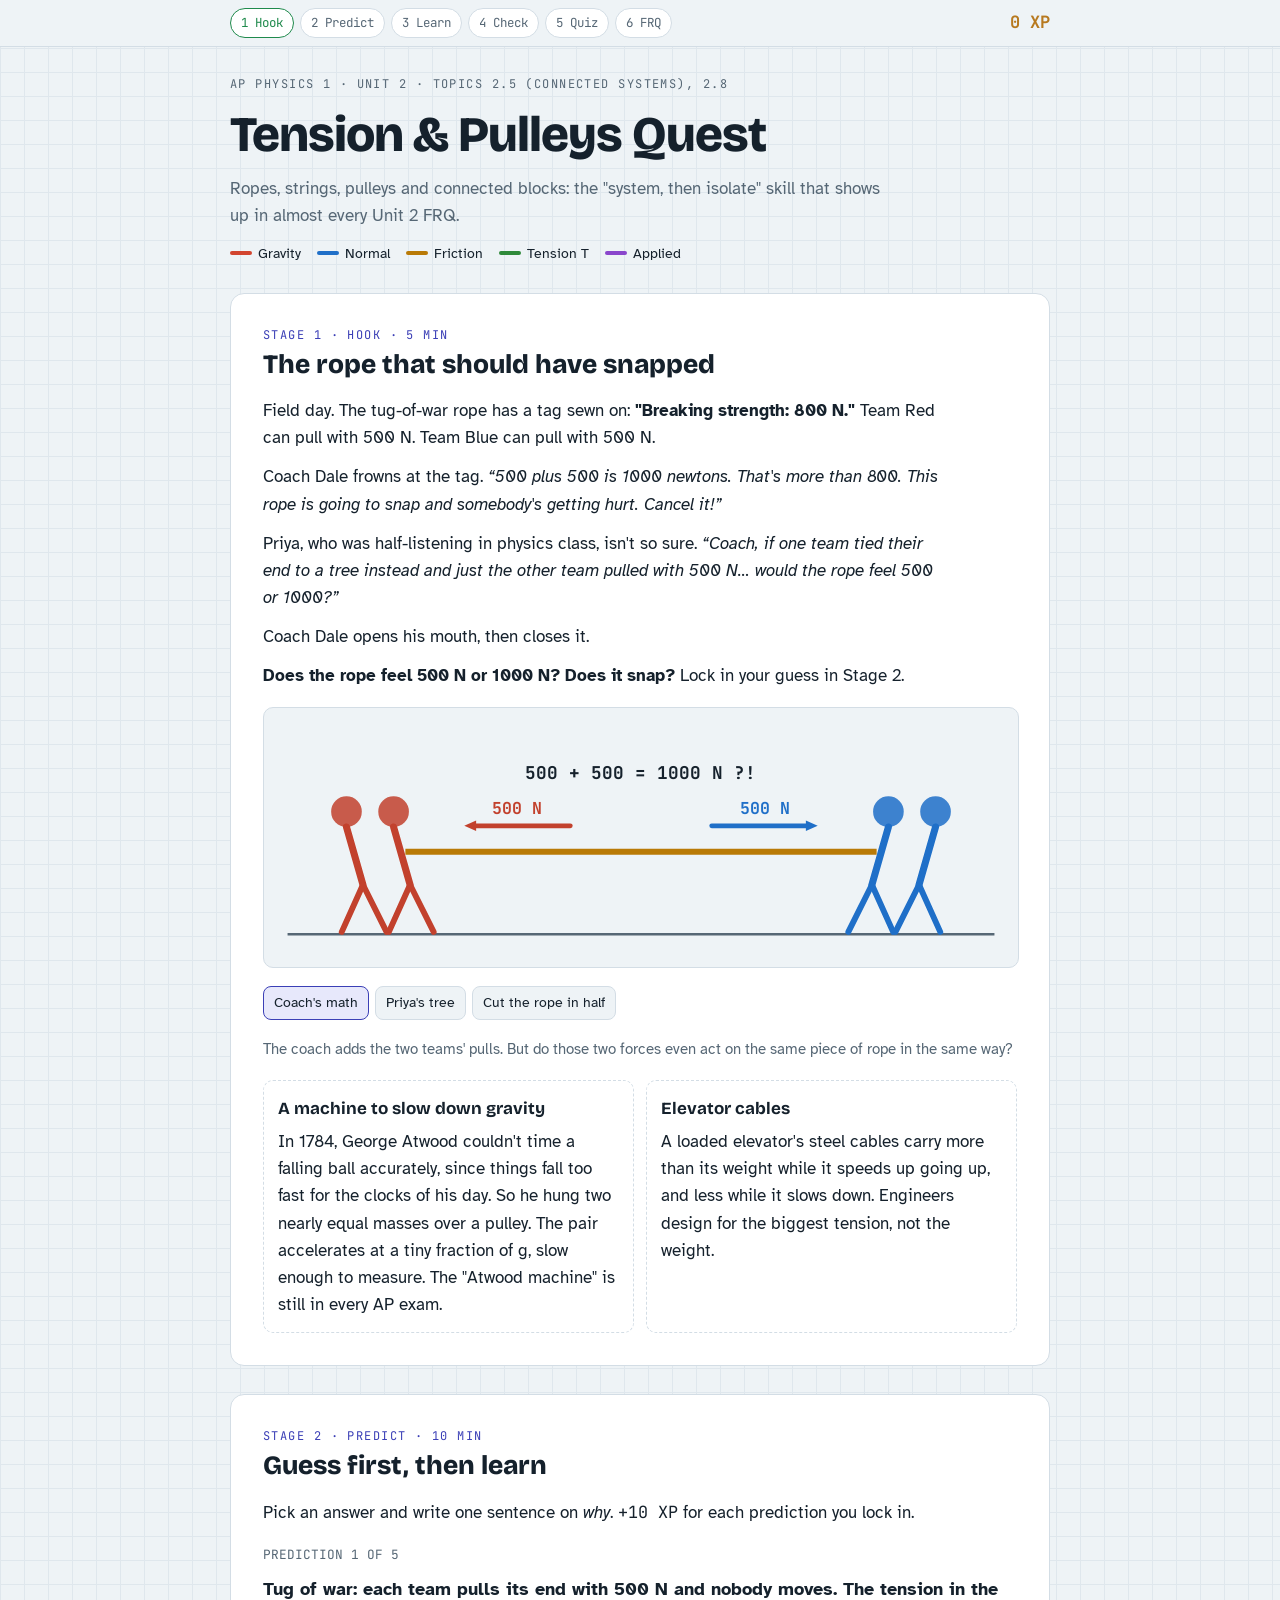
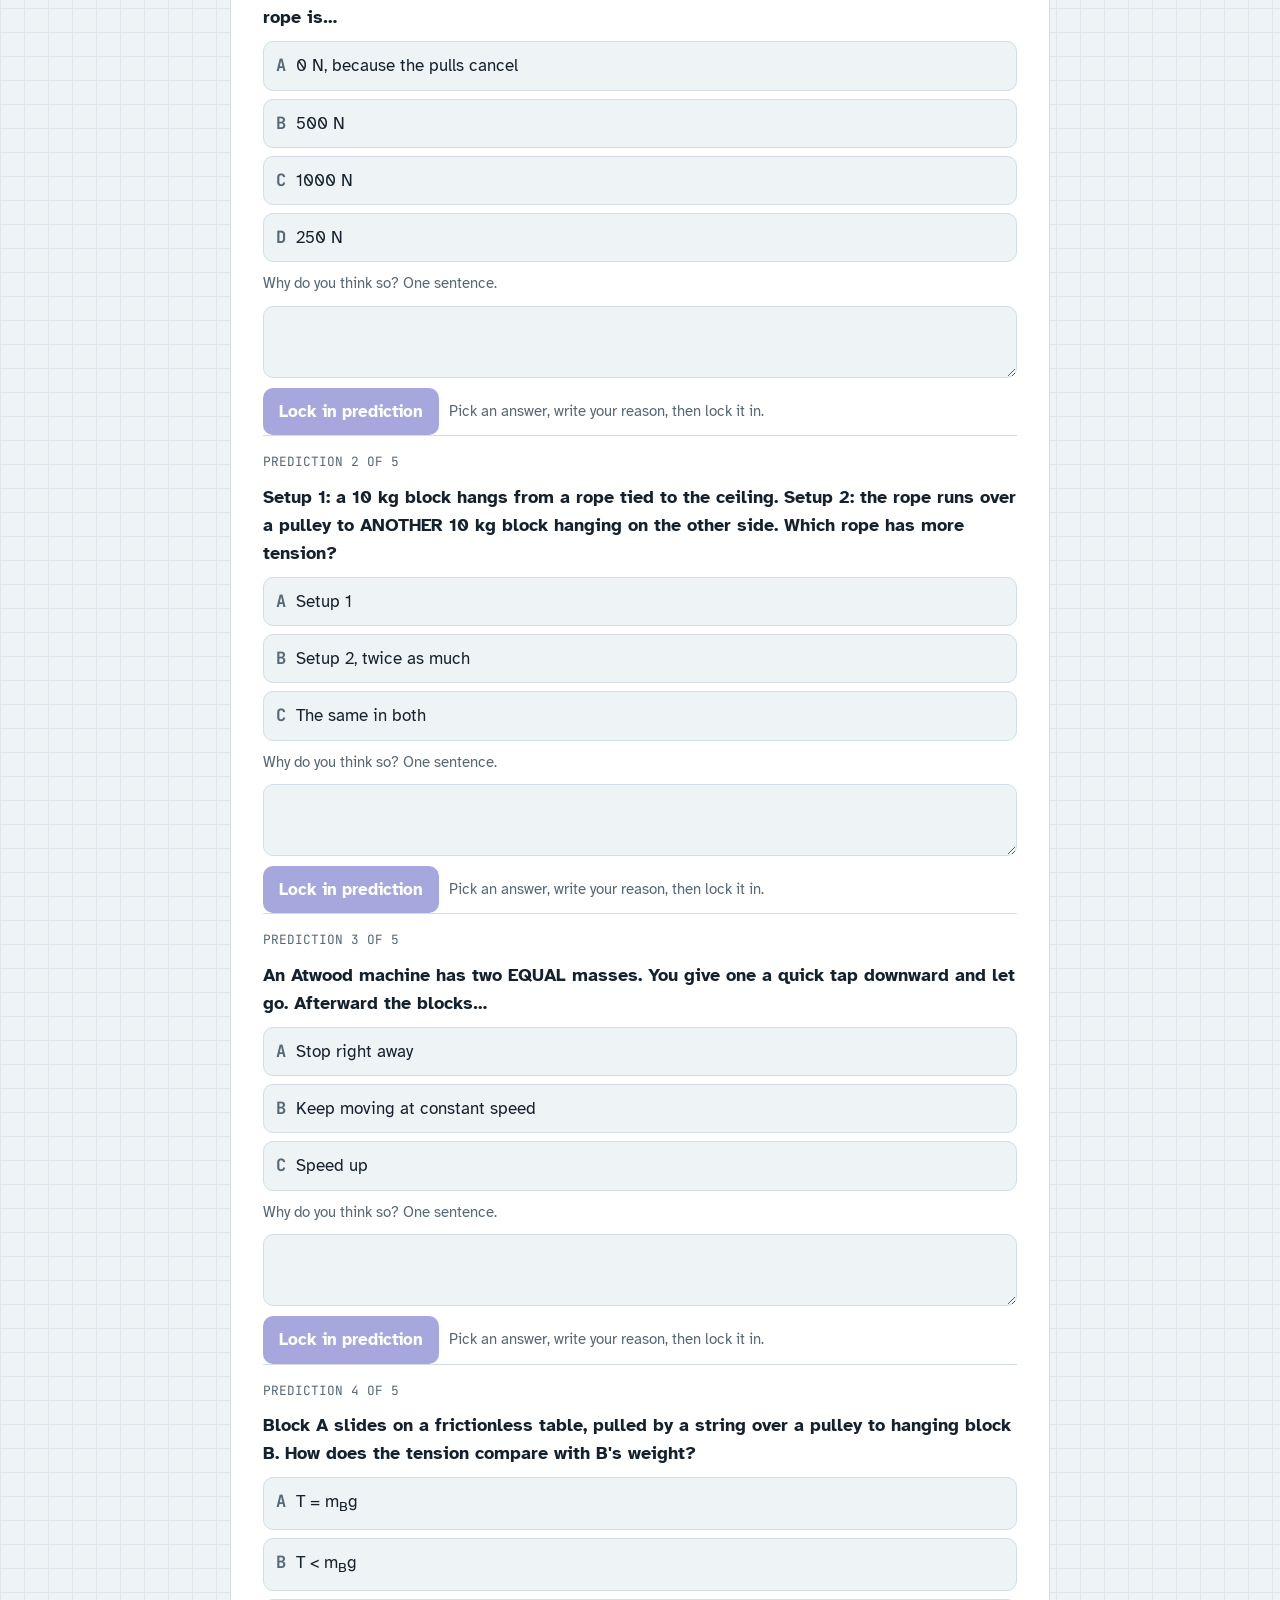
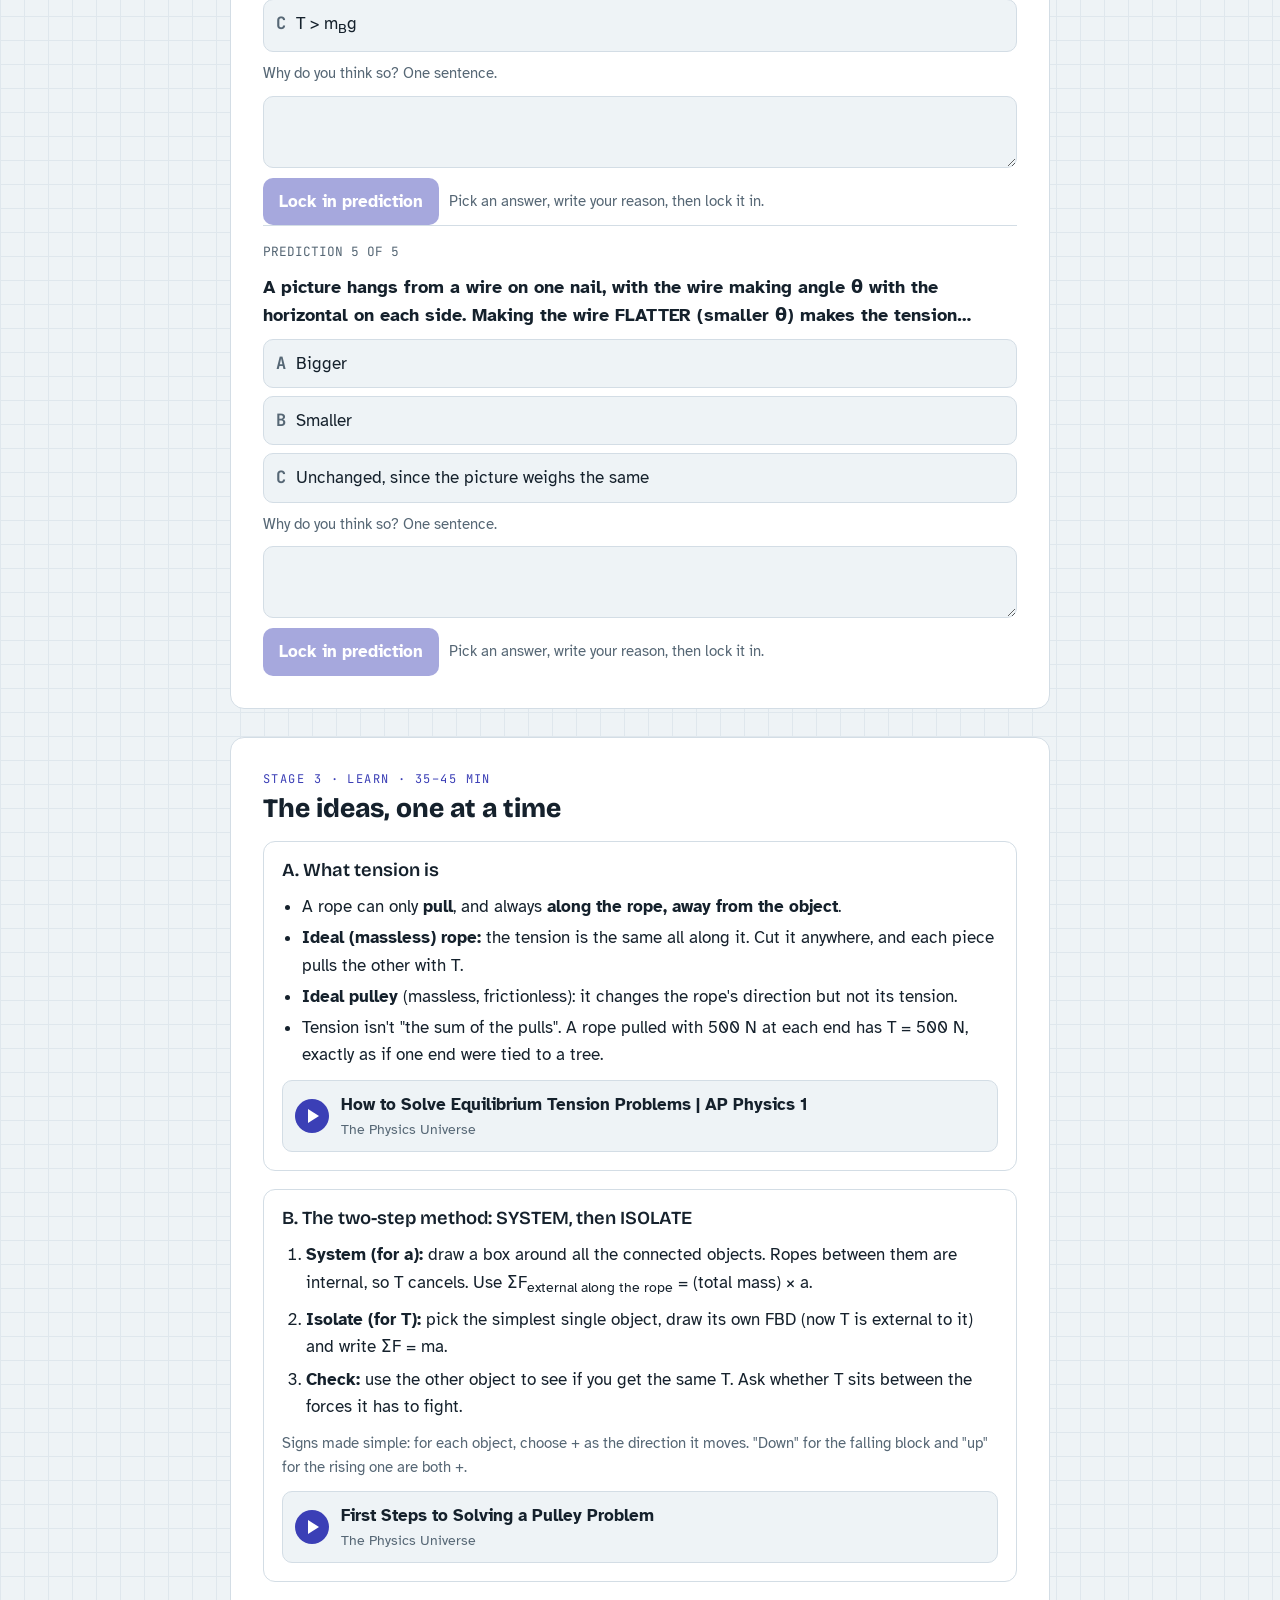
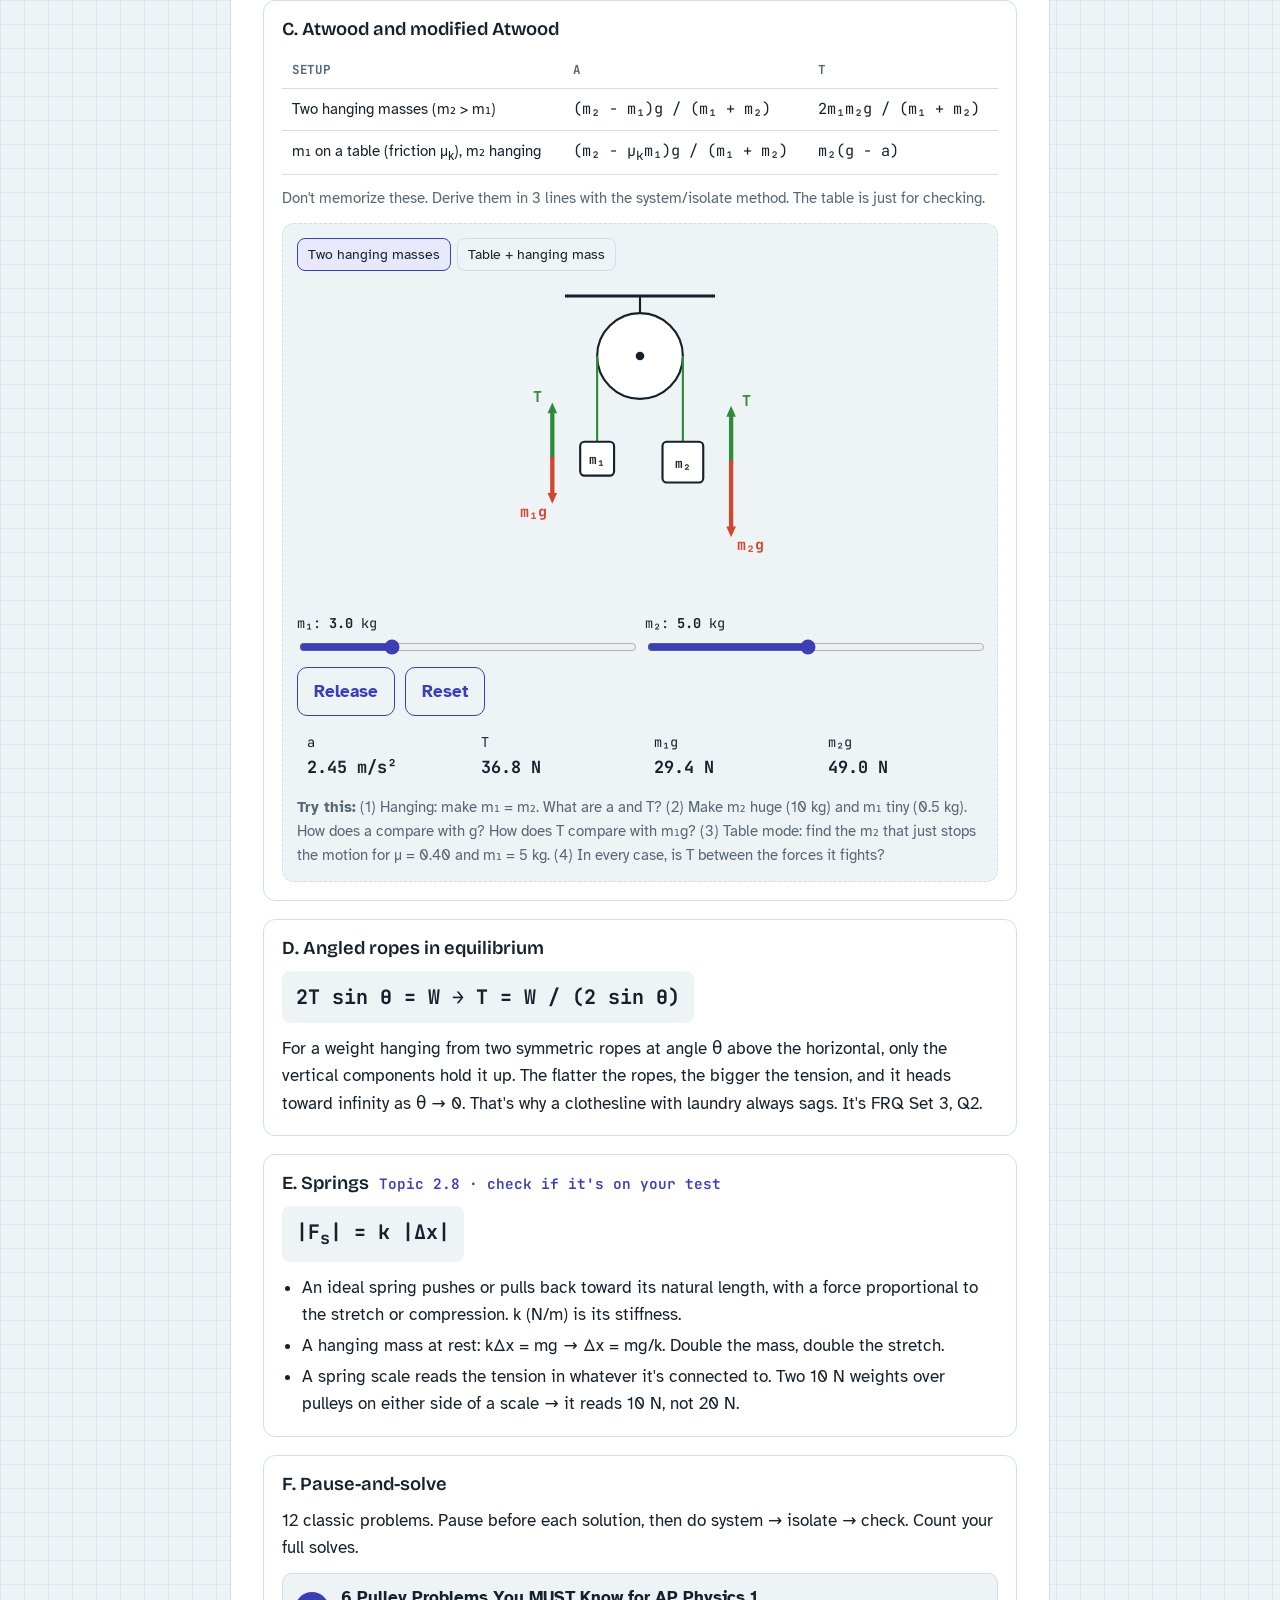
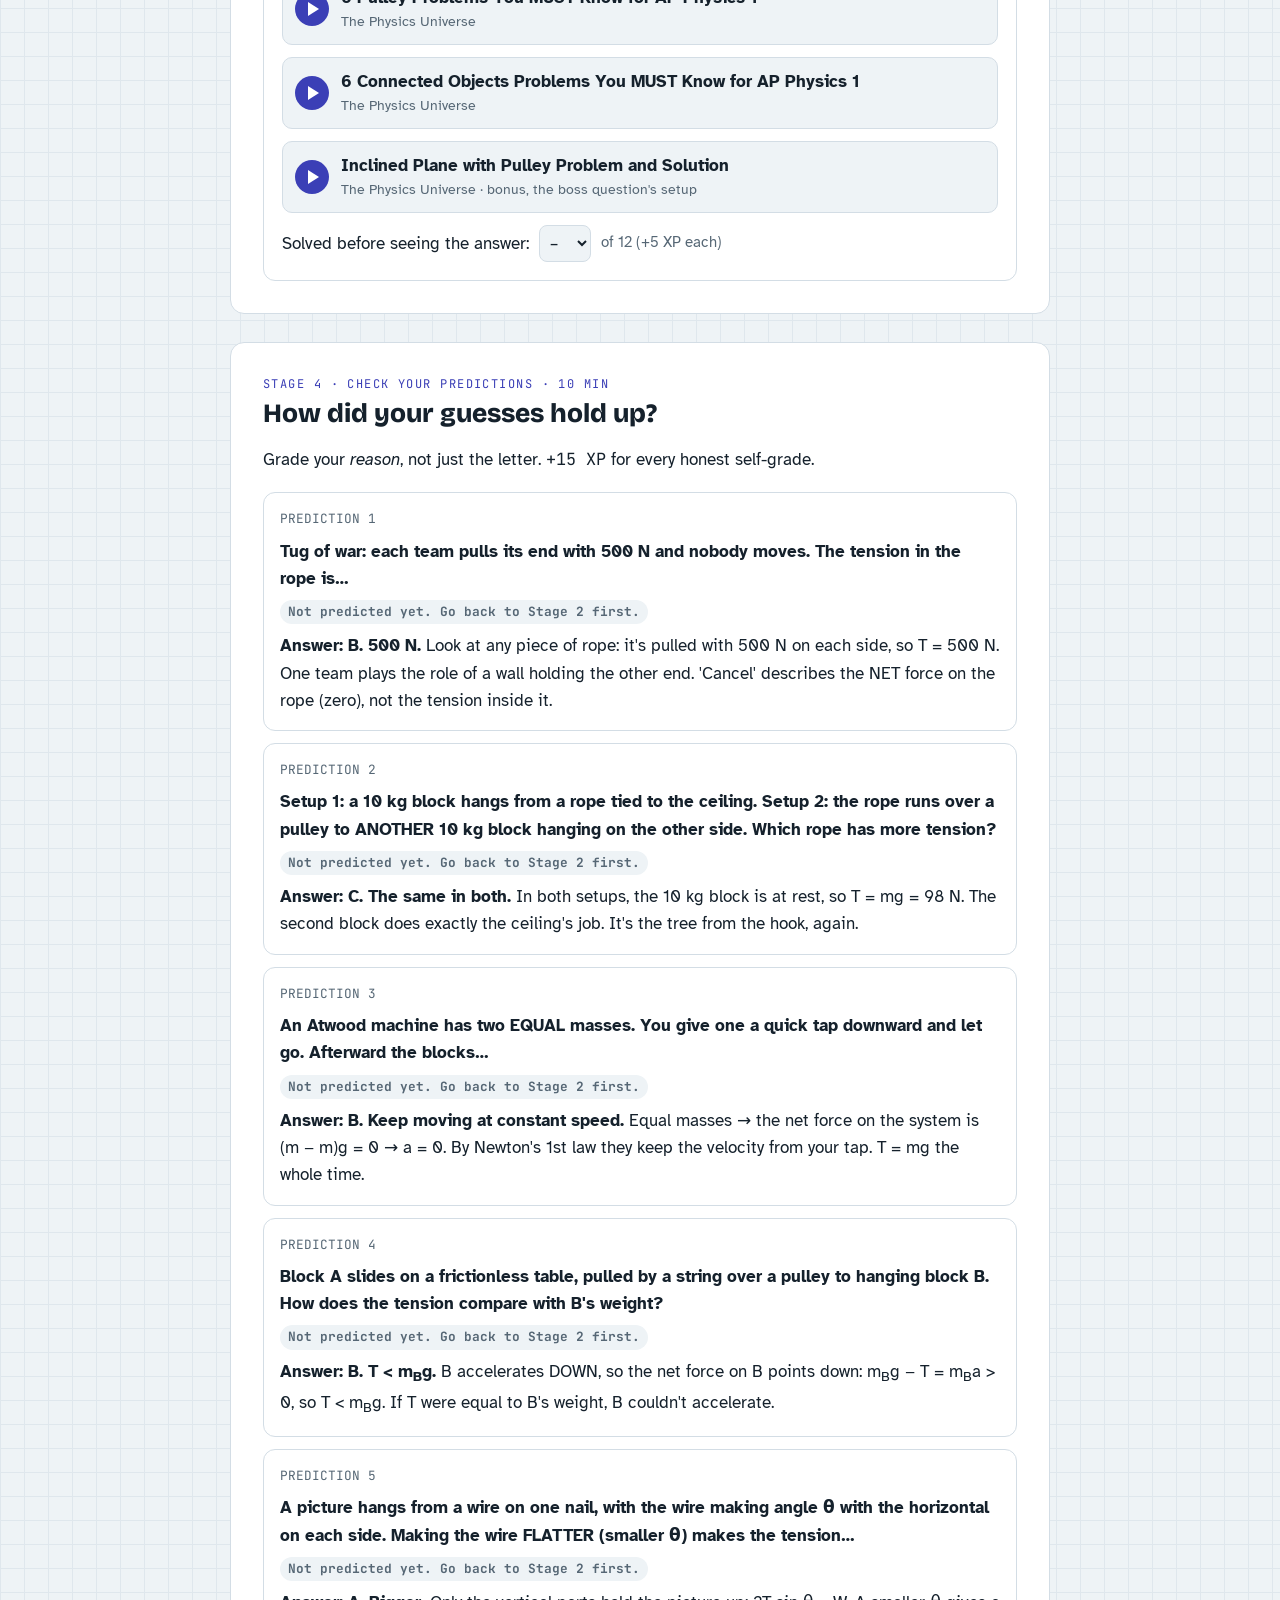
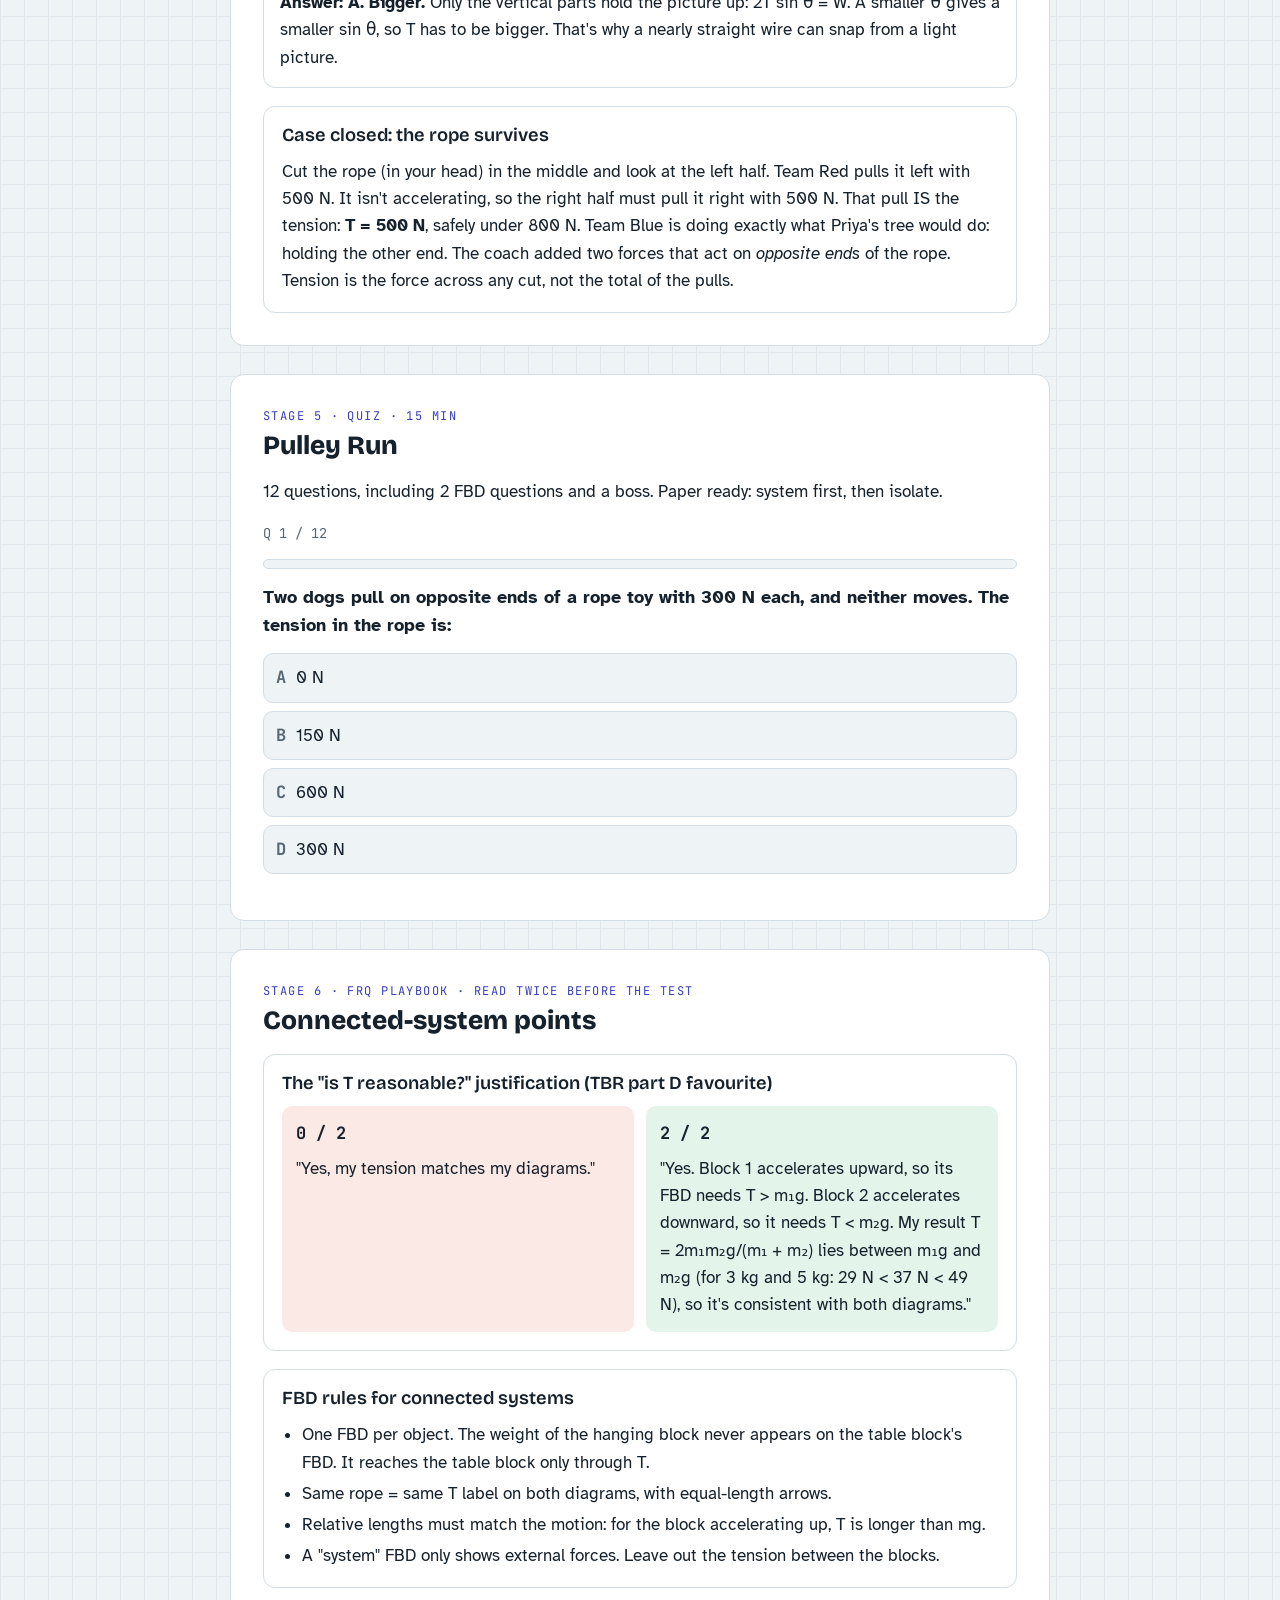
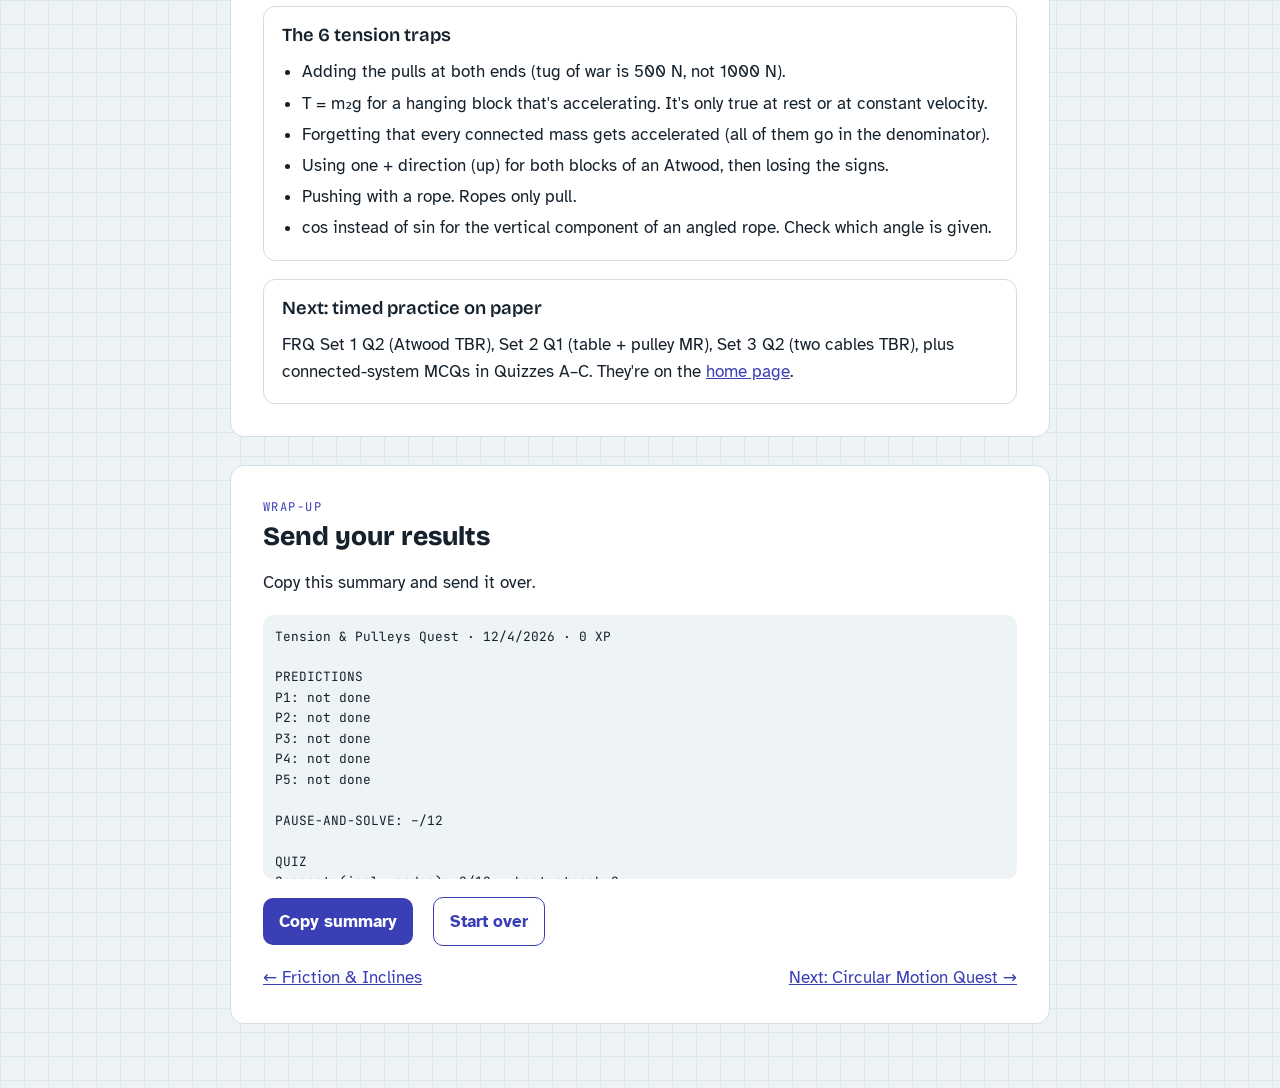
<file: tension-pulleys-quest.html>
<!doctype html>
<html lang="en"><head><meta charset="utf-8"><meta name="viewport" content="width=device-width,initial-scale=1,viewport-fit=cover">
<title>Tension &amp; Pulleys Quest</title>
<link rel="preconnect" href="https://fonts.googleapis.com"><link rel="preconnect" href="https://fonts.gstatic.com" crossorigin>
<link rel="stylesheet" href="https://fonts.googleapis.com/css2?family=Atkinson+Hyperlegible:ital,wght@0,400;0,700;1,400&family=Bricolage+Grotesque:opsz,wght@12..96,600;12..96,800&family=JetBrains+Mono:wght@500;700&display=swap">
<link rel="stylesheet" href="quest.css">
</head><body>
<nav class="bar" aria-label="Stages"><div class="bar-in">
  <div class="levels" id="levels">
    <a href="#hook" data-stage="hook">1 Hook</a><a href="#predict" data-stage="predict">2 Predict</a><a href="#learn" data-stage="learn">3 Learn</a>
    <a href="#check" data-stage="check">4 Check</a><a href="#quiz" data-stage="quiz">5 Quiz</a><a href="#frq" data-stage="frq">6 FRQ</a>
  </div><div class="xp" aria-live="polite"><span id="xp">0</span> XP</div></div></nav>

<main class="wrap">
  <header class="hero">
    <span class="eyebrow">AP Physics 1 · Unit 2 · Topics 2.5 (connected systems), 2.8</span>
    <h1>Tension &amp; Pulleys Quest</h1>
    <p>Ropes, strings, pulleys and connected blocks: the "system, then isolate" skill that shows up in almost every Unit 2 FRQ.</p>
    <div class="legend" aria-label="Force colour key">
      <span><i style="background:var(--f-grav)"></i>Gravity</span><span><i style="background:var(--f-norm)"></i>Normal</span>
      <span><i style="background:var(--f-fric)"></i>Friction</span><span><i style="background:var(--f-tens)"></i>Tension T</span><span><i style="background:var(--f-app)"></i>Applied</span>
    </div>
  </header>

  <!-- 1 HOOK -->
  <section class="stage" id="hook">
    <div class="stage-head"><span class="eyebrow">Stage 1 · Hook · 5 min</span><h2>The rope that should have snapped</h2></div>
    <div class="story">
      <p>Field day. The tug-of-war rope has a tag sewn on: <strong>"Breaking strength: 800 N."</strong> Team Red can pull with 500 N. Team Blue can pull with 500 N.</p>
      <p>Coach Dale frowns at the tag. <q>500 plus 500 is 1000 newtons. That's more than 800. This rope is going to snap and somebody's getting hurt. Cancel it!</q></p>
      <p>Priya, who was half-listening in physics class, isn't so sure. <q>Coach, if one team tied their end to a tree instead and just the other team pulled with 500 N… would the rope feel 500 or 1000?</q></p>
      <p>Coach Dale opens his mouth, then closes it.</p>
      <p><strong>Does the rope feel 500 N or 1000 N? Does it snap?</strong> Lock in your guess in Stage 2.</p>
    </div>
    <svg class="scene" id="scene" viewBox="0 0 640 220" role="img" aria-label="Tug of war"></svg>
    <div class="row seg" id="sceneMode">
      <button type="button" data-mode="coach" aria-pressed="true">Coach's math</button>
      <button type="button" data-mode="tree" aria-pressed="false">Priya's tree</button>
      <button type="button" data-mode="cut" aria-pressed="false">Cut the rope in half</button>
    </div>
    <p class="note" id="sceneNote"></p>
    <div class="trivia">
      <div><b>A machine to slow down gravity</b><p>In 1784, George Atwood couldn't time a falling ball accurately, since things fall too fast for the clocks of his day. So he hung two nearly equal masses over a pulley. The pair accelerates at a tiny fraction of g, slow enough to measure. The "Atwood machine" is still in every AP exam.</p></div>
      <div><b>Elevator cables</b><p>A loaded elevator's steel cables carry more than its weight while it speeds up going up, and less while it slows down. Engineers design for the biggest tension, not the weight.</p></div>
    </div>
  </section>

  <!-- 2 PREDICT -->
  <section class="stage" id="predict">
    <div class="stage-head"><span class="eyebrow">Stage 2 · Predict · 10 min</span><h2>Guess first, then learn</h2></div>
    <p class="lead">Pick an answer and write one sentence on <em>why</em>. <span class="mono">+10 XP</span> for each prediction you lock in.</p>
    <div id="predList"></div>
  </section>

  <!-- 3 LEARN -->
  <section class="stage" id="learn">
    <div class="stage-head"><span class="eyebrow">Stage 3 · Learn · 35–45 min</span><h2>The ideas, one at a time</h2></div>

    <div class="card">
      <h3>A. What tension is</h3>
      <ul class="tight">
        <li>A rope can only <strong>pull</strong>, and always <strong>along the rope, away from the object</strong>.</li>
        <li><strong>Ideal (massless) rope:</strong> the tension is the same all along it. Cut it anywhere, and each piece pulls the other with T.</li>
        <li><strong>Ideal pulley</strong> (massless, frictionless): it changes the rope's direction but not its tension.</li>
        <li>Tension isn't "the sum of the pulls". A rope pulled with 500 N at each end has T = 500 N, exactly as if one end were tied to a tree.</li>
      </ul>
      <a class="vid" href="https://www.youtube.com/watch?v=_uNW9Xd4GrY" target="_blank" rel="noopener"><span class="play"></span><span><strong>How to Solve Equilibrium Tension Problems | AP Physics 1</strong><small>The Physics Universe</small></span></a>
    </div>

    <div class="card">
      <h3>B. The two-step method: SYSTEM, then ISOLATE</h3>
      <ol class="steps">
        <li><strong>System (for a):</strong> draw a box around all the connected objects. Ropes between them are internal, so T cancels. Use ΣF<sub>external along the rope</sub> = (total mass) × a.</li>
        <li><strong>Isolate (for T):</strong> pick the simplest single object, draw its own FBD (now T is external to it) and write ΣF = ma.</li>
        <li><strong>Check:</strong> use the other object to see if you get the same T. Ask whether T sits between the forces it has to fight.</li>
      </ol>
      <p class="note">Signs made simple: for each object, choose + as the direction it moves. "Down" for the falling block and "up" for the rising one are both +.</p>
      <a class="vid" href="https://www.youtube.com/watch?v=XYYvTRloc-A" target="_blank" rel="noopener"><span class="play"></span><span><strong>First Steps to Solving a Pulley Problem</strong><small>The Physics Universe</small></span></a>
    </div>

    <div class="card">
      <h3>C. Atwood and modified Atwood</h3>
      <div class="tbl"><table>
        <thead><tr><th>Setup</th><th>a</th><th>T</th></tr></thead>
        <tbody>
          <tr><td>Two hanging masses (m₂ &gt; m₁)</td><td class="mono">(m₂ − m₁)g / (m₁ + m₂)</td><td class="mono">2m₁m₂g / (m₁ + m₂)</td></tr>
          <tr><td>m₁ on a table (friction μ<sub>k</sub>), m₂ hanging</td><td class="mono">(m₂ − μ<sub>k</sub>m₁)g / (m₁ + m₂)</td><td class="mono">m₂(g − a)</td></tr>
        </tbody>
      </table></div>
      <p class="note">Don't memorize these. Derive them in 3 lines with the system/isolate method. The table is just for checking.</p>
      <div class="widget">
        <div class="row seg" id="atMode"><button type="button" data-mode="hang" aria-pressed="true">Two hanging masses</button><button type="button" data-mode="table" aria-pressed="false">Table + hanging mass</button></div>
        <svg id="atw" viewBox="0 0 640 300" role="img" aria-label="Atwood machine simulation"></svg>
        <div class="sliders">
          <label>m₁: <b id="m1v">3.0</b> kg<input type="range" id="m1" min="0.5" max="10" step="0.5" value="3"></label>
          <label>m₂: <b id="m2v">5.0</b> kg<input type="range" id="m2" min="0.5" max="10" step="0.5" value="5"></label>
          <label id="muWrap" hidden>μ (table): <b id="muv">0.20</b><input type="range" id="mu" min="0" max="0.8" step="0.05" value="0.2"></label>
        </div>
        <div class="row"><button type="button" class="btn ghost" id="atGo">Release</button><button type="button" class="btn ghost" id="atReset">Reset</button></div>
        <div class="readout"><div>a<b id="aOut">–</b></div><div>T<b id="tOut">–</b></div><div>m₁g<b id="w1Out">–</b></div><div>m₂g<b id="w2Out">–</b></div></div>
        <p class="note"><strong>Try this:</strong> (1) Hanging: make m₁ = m₂. What are a and T? (2) Make m₂ huge (10 kg) and m₁ tiny (0.5 kg). How does a compare with g? How does T compare with m₁g? (3) Table mode: find the m₂ that just stops the motion for μ = 0.40 and m₁ = 5 kg. (4) In every case, is T between the forces it fights?</p>
      </div>
    </div>

    <div class="card">
      <h3>D. Angled ropes in equilibrium</h3>
      <div class="big-eq">2T sin θ = W → T = W / (2 sin θ)</div>
      <p>For a weight hanging from two symmetric ropes at angle θ above the horizontal, only the vertical components hold it up. The flatter the ropes, the bigger the tension, and it heads toward infinity as θ → 0. That's why a clothesline with laundry always sags. It's FRQ Set 3, Q2.</p>
    </div>

    <div class="card">
      <h3>E. Springs <span class="law">Topic 2.8 · check if it's on your test</span></h3>
      <div class="big-eq">|F<sub>s</sub>| = k |Δx|</div>
      <ul class="tight">
        <li>An ideal spring pushes or pulls back toward its natural length, with a force proportional to the stretch or compression. k (N/m) is its stiffness.</li>
        <li>A hanging mass at rest: kΔx = mg → Δx = mg/k. Double the mass, double the stretch.</li>
        <li>A spring scale reads the tension in whatever it's connected to. Two 10 N weights over pulleys on either side of a scale → it reads 10 N, not 20 N.</li>
      </ul>
    </div>

    <div class="card">
      <h3>F. Pause-and-solve</h3>
      <p>12 classic problems. Pause before each solution, then do system → isolate → check. Count your full solves.</p>
      <a class="vid" href="https://www.youtube.com/watch?v=Kyfauo0exXg" target="_blank" rel="noopener"><span class="play"></span><span><strong>6 Pulley Problems You MUST Know for AP Physics 1</strong><small>The Physics Universe</small></span></a>
      <a class="vid" href="https://www.youtube.com/watch?v=H_0mq3cxMwE" target="_blank" rel="noopener"><span class="play"></span><span><strong>6 Connected Objects Problems You MUST Know for AP Physics 1</strong><small>The Physics Universe</small></span></a>
      <a class="vid" href="https://www.youtube.com/watch?v=8RDG_2ibl9s" target="_blank" rel="noopener"><span class="play"></span><span><strong>Inclined Plane with Pulley Problem and Solution</strong><small>The Physics Universe · bonus, the boss question's setup</small></span></a>
      <div class="row"><label for="pauseScore">Solved before seeing the answer:</label>
        <select id="pauseScore" style="font:inherit;padding:6px;border-radius:8px;border:1.5px solid var(--line);background:var(--bg);color:var(--ink)"></select><span class="note">of 12 (+5 XP each)</span></div>
    </div>
  </section>

  <!-- 4 CHECK -->
  <section class="stage" id="check">
    <div class="stage-head"><span class="eyebrow">Stage 4 · Check your predictions · 10 min</span><h2>How did your guesses hold up?</h2></div>
    <p class="lead">Grade your <em>reason</em>, not just the letter. <span class="mono">+15 XP</span> for every honest self-grade.</p>
    <div id="checkList" style="display:flex;flex-direction:column;gap:12px"></div>
    <div class="card">
      <h3>Case closed: the rope survives</h3>
      <p>Cut the rope (in your head) in the middle and look at the left half. Team Red pulls it left with 500 N. It isn't accelerating, so the right half must pull it right with 500 N. That pull IS the tension: <strong>T = 500 N</strong>, safely under 800 N. Team Blue is doing exactly what Priya's tree would do: holding the other end. The coach added two forces that act on <em>opposite ends</em> of the rope. Tension is the force across any cut, not the total of the pulls.</p>
    </div>
  </section>

  <!-- 5 QUIZ -->
  <section class="stage" id="quiz">
    <div class="stage-head"><span class="eyebrow">Stage 5 · Quiz · 15 min</span><h2>Pulley Run</h2></div>
    <p class="lead">12 questions, including 2 FBD questions and a boss. Paper ready: system first, then isolate.</p>
    <div id="quizBox"></div>
  </section>

  <!-- 6 FRQ -->
  <section class="stage" id="frq">
    <div class="stage-head"><span class="eyebrow">Stage 6 · FRQ playbook · read twice before the test</span><h2>Connected-system points</h2></div>

    <div class="card">
      <h3>The "is T reasonable?" justification (TBR part D favourite)</h3>
      <div class="compare">
        <div class="weak"><span class="pts">0 / 2</span><p>"Yes, my tension matches my diagrams."</p></div>
        <div class="strong"><span class="pts">2 / 2</span><p>"Yes. Block 1 accelerates upward, so its FBD needs T &gt; m₁g. Block 2 accelerates downward, so it needs T &lt; m₂g. My result T = 2m₁m₂g/(m₁ + m₂) lies between m₁g and m₂g (for 3 kg and 5 kg: 29 N &lt; 37 N &lt; 49 N), so it's consistent with both diagrams."</p></div>
      </div>
    </div>

    <div class="card">
      <h3>FBD rules for connected systems</h3>
      <ul class="tight">
        <li>One FBD per object. The weight of the hanging block never appears on the table block's FBD. It reaches the table block only through T.</li>
        <li>Same rope = same T label on both diagrams, with equal-length arrows.</li>
        <li>Relative lengths must match the motion: for the block accelerating up, T is longer than mg.</li>
        <li>A "system" FBD only shows external forces. Leave out the tension between the blocks.</li>
      </ul>
    </div>

    <div class="card">
      <h3>The 6 tension traps</h3>
      <ul class="tight">
        <li>Adding the pulls at both ends (tug of war is 500 N, not 1000 N).</li>
        <li>T = m₂g for a hanging block that's accelerating. It's only true at rest or at constant velocity.</li>
        <li>Forgetting that every connected mass gets accelerated (all of them go in the denominator).</li>
        <li>Using one + direction (up) for both blocks of an Atwood, then losing the signs.</li>
        <li>Pushing with a rope. Ropes only pull.</li>
        <li>cos instead of sin for the vertical component of an angled rope. Check which angle is given.</li>
      </ul>
    </div>

    <div class="card">
      <h3>Next: timed practice on paper</h3>
      <p>FRQ Set 1 Q2 (Atwood TBR), Set 2 Q1 (table + pulley MR), Set 3 Q2 (two cables TBR), plus connected-system MCQs in Quizzes A–C. They're on the <a href="index.html">home page</a>.</p>
    </div>
  </section>

  <section class="stage" id="results">
    <div class="stage-head"><span class="eyebrow">Wrap-up</span><h2>Send your results</h2></div>
    <p class="lead">Copy this summary and send it over.</p>
    <pre class="copybox" id="summary"></pre>
    <div class="row"><button type="button" class="btn" id="copyBtn">Copy summary</button><span class="note" id="copyMsg" aria-live="polite"></span>
      <button type="button" class="btn ghost" id="wipeBtn">Start over</button><span class="note" id="wipeAsk" hidden>Erase all answers on this device? <button type="button" class="btn ghost" id="wipeYes">Yes, erase</button></span></div>
    <div class="next-quest"><a href="friction-inclines-quest.html">← Friction &amp; Inclines</a><a href="circular-motion-quest.html">Next: Circular Motion Quest →</a></div>
  </section>
</main>

<script src="quest.js"></script>
<script>
(() => {
const {arrow, $} = QuestKit;

/* ---------- hook: tug of war ---------- */
function person(x, col, flip){ const d = flip?-1:1;
  return `<circle cx="${x}" cy="88" r="13" style="fill:${col};opacity:.85"/><line x1="${x}" y1="101" x2="${x-d*14}" y2="150" style="stroke:${col}" stroke-width="6" stroke-linecap="round"/>`+
    `<line x1="${x-d*14}" y1="150" x2="${x-d*34}" y2="190" style="stroke:${col}" stroke-width="5" stroke-linecap="round"/><line x1="${x-d*14}" y1="150" x2="${x+d*4}" y2="190" style="stroke:${col}" stroke-width="5" stroke-linecap="round"/>`; }
function tug(mode){
  let s = `<line x1="20" y1="192" x2="620" y2="192" style="stroke:var(--muted)" stroke-width="2"/>`;
  if (mode==="tree") s += `<rect x="40" y="40" width="26" height="152" style="fill:var(--f-fric);opacity:.6"/><circle cx="53" cy="40" r="34" style="fill:var(--f-tens);opacity:.35"/><text x="53" y="210" text-anchor="middle" style="fill:var(--muted);font:700 11px var(--mono)">tree</text>`;
  else s += person(70,"var(--bad)",true)+person(110,"var(--bad)",true);
  s += person(530,"var(--f-norm)")+person(570,"var(--f-norm)");
  s += `<line x1="${mode==="tree"?66:120}" y1="122" x2="520" y2="122" style="stroke:var(--f-fric)" stroke-width="5"/>`;
  if (mode==="coach") s += arrow(260,100,170,100,"acc","500 N",215,90)+arrow(380,100,470,100,"norm","500 N",425,90)+`<text x="320" y="60" text-anchor="middle" style="fill:var(--ink);font:700 15px var(--mono)">500 + 500 = 1000 N ?!</text>`;
  if (mode==="tree") s += arrow(380,100,470,100,"norm","500 N",425,90)+`<text x="320" y="60" text-anchor="middle" style="fill:var(--ink);font:700 15px var(--mono)">the tree holds… how hard?</text>`;
  if (mode==="cut") s += `<line x1="320" y1="104" x2="320" y2="140" style="stroke:var(--ink)" stroke-width="2" stroke-dasharray="4 3"/>`+
    `<rect x="125" y="98" width="195" height="52" rx="8" fill="none" style="stroke:var(--accent)" stroke-width="2" stroke-dasharray="6 5"/>`+
    arrow(200,122,140,122,"acc","500 N",170,141)+arrow(290,122,350,122,"tens","T",320,141)+
    `<text x="320" y="40" text-anchor="middle" style="fill:var(--accent);font:700 13px var(--mono)">left half of rope: a = 0, so T = 500 N</text>`;
  $("#scene").innerHTML = s;
  $("#sceneNote").textContent = {coach:"The coach adds the two teams' pulls. But do those two forces even act on the same piece of rope in the same way?",
    tree:"Replace Team Red with a tree. Blue pulls with 500 N, and the rope doesn't move, so the tree pulls back with 500 N. Is this rope any different from the tug-of-war rope?",
    cut:"Imagine cutting the rope and look at the left half on its own. It's in equilibrium, so whatever pulls it right (the other half: the tension) must equal 500 N."}[mode];
  document.querySelectorAll("#sceneMode button").forEach(b=>b.setAttribute("aria-pressed", b.dataset.mode===mode));
}
document.querySelectorAll("#sceneMode button").forEach(b=>b.addEventListener("click",()=>tug(b.dataset.mode)));
tug("coach");

/* ---------- Atwood widget ---------- */
const G = 9.8; let mode = "hang", y = 0, vel = 0, running = false, lastT = null;
function solve(){
  const m1 = +$("#m1").value, m2 = +$("#m2").value, mu = +$("#mu").value;
  if (mode==="hang"){ const a = (m2-m1)*G/(m1+m2), T = 2*m1*m2*G/(m1+m2); return {m1,m2,mu,a,T}; }
  const drive = m2*G, fric = mu*m1*G;
  if (drive <= fric) return {m1,m2,mu,a:0,T:m2*G,stuck:true};
  const a = (drive - fric)/(m1+m2); return {m1,m2,mu,a,T:m2*(G-a)};
}
function drawAt(){
  const r = solve(); $("#m1v").textContent = r.m1.toFixed(1); $("#m2v").textContent = r.m2.toFixed(1); $("#muv").textContent = r.mu.toFixed(2);
  $("#aOut").textContent = Math.abs(r.a).toFixed(2)+" m/s²"+(r.stuck?" (held by static friction*)":""); $("#tOut").textContent = r.T.toFixed(1)+" N";
  $("#w1Out").textContent = (r.m1*G).toFixed(1)+" N"; $("#w2Out").textContent = (r.m2*G).toFixed(1)+" N";
  const off = y*60, z = m => 22 + m*3.2, sc = 70/(Math.max(r.m1,r.m2)*G);
  let s = "";
  if (mode==="hang"){
    s += `<line x1="250" y1="14" x2="390" y2="14" style="stroke:var(--ink)" stroke-width="3"/><line x1="320" y1="14" x2="320" y2="50" style="stroke:var(--ink)" stroke-width="2"/>`+
      `<circle cx="320" cy="70" r="40" style="fill:var(--paper);stroke:var(--ink)" stroke-width="2"/><circle cx="320" cy="70" r="4" style="fill:var(--ink)"/>`;
    const y1 = 150 - off, y2 = 150 + off;   // m2 moves down when a>0
    s += `<line x1="280" y1="70" x2="280" y2="${y1}" style="stroke:var(--f-tens)" stroke-width="2"/><line x1="360" y1="70" x2="360" y2="${y2}" style="stroke:var(--f-tens)" stroke-width="2"/>`;
    [[280,y1,r.m1,"m₁"],[360,y2,r.m2,"m₂"]].forEach(([x,yy,m,l])=>{ const w=z(m);
      s += `<rect x="${x-w/2}" y="${yy}" width="${w}" height="${w}" rx="4" style="fill:var(--paper);stroke:var(--ink)" stroke-width="2"/><text x="${x}" y="${yy+w/2+5}" text-anchor="middle" style="fill:var(--ink);font:700 12px var(--mono)">${l}</text>`;
      const sx = x<320 ? x-w/2-26 : x+w/2+26, cy = yy+w/2;
      s += arrow(sx,cy,sx,cy-r.T*sc,"tens","T",sx+(x<320?-14:14),cy-r.T*sc,"middle")+arrow(sx,cy,sx,cy+m*G*sc,"grav",l+"g",sx+(x<320?-18:18),cy+m*G*sc+12,"middle"); });
  } else {
    s += `<rect x="40" y="120" width="380" height="16" style="fill:var(--accent-soft);stroke:var(--ink)" stroke-width="1.5"/><circle cx="440" cy="112" r="20" style="fill:var(--paper);stroke:var(--ink)" stroke-width="2"/><circle cx="440" cy="112" r="3" style="fill:var(--ink)"/>`;
    const w1 = z(r.m1), x1 = 120 + off, w2 = z(r.m2), y2 = 150 + off;
    s += `<rect x="${x1-w1/2}" y="${120-w1}" width="${w1}" height="${w1}" rx="4" style="fill:var(--paper);stroke:var(--ink)" stroke-width="2"/><text x="${x1}" y="${120-w1/2+5}" text-anchor="middle" style="fill:var(--ink);font:700 12px var(--mono)">m₁</text>`;
    s += `<line x1="${x1+w1/2}" y1="${120-w1/2}" x2="440" y2="${120-w1/2}" style="stroke:var(--f-tens)" stroke-width="2"/><line x1="460" y1="112" x2="460" y2="${y2}" style="stroke:var(--f-tens)" stroke-width="2"/>`;
    s += `<rect x="${460-w2/2}" y="${y2}" width="${w2}" height="${w2}" rx="4" style="fill:var(--paper);stroke:var(--ink)" stroke-width="2"/><text x="460" y="${y2+w2/2+5}" text-anchor="middle" style="fill:var(--ink);font:700 12px var(--mono)">m₂</text>`;
    const cy = y2 + w2/2; s += arrow(520,cy,520,cy-r.T*sc,"tens","T",540,cy-r.T*sc)+arrow(520,cy,520,cy+r.m2*G*sc,"grav","m₂g",546,cy+r.m2*G*sc);
    if (r.mu>0) s += `<text x="230" y="160" text-anchor="middle" style="fill:var(--muted);font:11px var(--mono)">friction μ = ${r.mu.toFixed(2)}${r.stuck?" · *assumes μs = μk":""}</text>`;
  }
  $("#atw").innerHTML = s;
}
function atLoop(t){
  if (running && lastT != null){ const dt = Math.min(0.05,(t-lastT)/1000), r = solve();
    vel += r.a*dt; y += vel*dt*0.6; if (Math.abs(y) > 1.6){ y = Math.sign(y)*1.6; running = false; } }
  lastT = t; drawAt(); requestAnimationFrame(atLoop);
}
$("#atGo").onclick = ()=>{ y = 0; vel = 0; running = true; };
$("#atReset").onclick = ()=>{ y = 0; vel = 0; running = false; };
document.querySelectorAll("#atMode button").forEach(b=>b.addEventListener("click",()=>{ mode = b.dataset.mode; y = 0; vel = 0; running = false;
  $("#muWrap").hidden = mode!=="table"; document.querySelectorAll("#atMode button").forEach(x=>x.setAttribute("aria-pressed", x===b)); }));
requestAnimationFrame(atLoop);

/* ---------- predictions ---------- */
const PRED = [
  {id:"p1", q:"Tug of war: each team pulls its end with 500 N and nobody moves. The tension in the rope is…",
   o:["0 N, because the pulls cancel","500 N","1000 N","250 N"], a:1,
   why:"Look at any piece of rope: it's pulled with 500 N on each side, so T = 500 N. One team plays the role of a wall holding the other end. 'Cancel' describes the NET force on the rope (zero), not the tension inside it."},
  {id:"p2", q:"Setup 1: a 10 kg block hangs from a rope tied to the ceiling. Setup 2: the rope runs over a pulley to ANOTHER 10 kg block hanging on the other side. Which rope has more tension?",
   o:["Setup 1","Setup 2, twice as much","The same in both"], a:2,
   why:"In both setups, the 10 kg block is at rest, so T = mg = 98 N. The second block does exactly the ceiling's job. It's the tree from the hook, again."},
  {id:"p3", q:"An Atwood machine has two EQUAL masses. You give one a quick tap downward and let go. Afterward the blocks…",
   o:["Stop right away","Keep moving at constant speed","Speed up"], a:1,
   why:"Equal masses → the net force on the system is (m − m)g = 0 → a = 0. By Newton's 1st law they keep the velocity from your tap. T = mg the whole time."},
  {id:"p4", q:"Block A slides on a frictionless table, pulled by a string over a pulley to hanging block B. How does the tension compare with B's weight?",
   o:["T = m<sub>B</sub>g","T &lt; m<sub>B</sub>g","T &gt; m<sub>B</sub>g"], a:1,
   why:"B accelerates DOWN, so the net force on B points down: m<sub>B</sub>g − T = m<sub>B</sub>a &gt; 0, so T &lt; m<sub>B</sub>g. If T were equal to B's weight, B couldn't accelerate."},
  {id:"p5", q:"A picture hangs from a wire on one nail, with the wire making angle θ with the horizontal on each side. Making the wire FLATTER (smaller θ) makes the tension…",
   o:["Bigger","Smaller","Unchanged, since the picture weighs the same"], a:0,
   why:"Only the vertical parts hold the picture up: 2T sin θ = W. A smaller θ gives a smaller sin θ, so T has to be bigger. That's why a nearly straight wire can snap from a light picture."}
];

/* ---------- quiz ---------- */
const QZ = [
  {t:"mc", q:"Two dogs pull on opposite ends of a rope toy with 300 N each, and neither moves. The tension in the rope is:",
   o:["300 N","600 N","0 N","150 N"], a:0,
   e:"Each piece of rope is pulled with 300 N on each side, so T = 300 N. The dogs aren't 'adding up'. Each one is acting like a wall for the other.",
   tip:"Tension = the force across a cut in the rope. Imagine the cut and draw an FBD of one piece."},
  {t:"mc", q:"An Atwood machine holds 2.0 kg and 6.0 kg. What is the acceleration of the blocks?",
   o:["4.9 m/s²","9.8 m/s²","2.5 m/s²","6.5 m/s²"], a:0,
   e:"a = (6.0 − 2.0)(9.8)/(2.0 + 6.0) = 39.2/8 = 4.9 m/s². Check: it's less than g ✓.",
   tip:"Write the system equation first: ΣF = (m₂ − m₁)g = (m₁ + m₂)a."},
  {t:"fbd", q:"In an Atwood machine, the LIGHTER block accelerates upward. Select every force acting on it.",
   o:[["tens","Tension, up"],["grav","Gravity, down"],["norm","Normal force, up"],["pulley","A force from the pulley"],["heavy","The weight of the heavier block, up"]],
   a:["tens","grav"], fbd:[{d:"up",len:.85,k:"tens",t:"T"},{d:"down",len:.55,k:"grav",t:"mg"}],
   e:"Only two forces, with T longer than mg because it accelerates up. The other block's weight is not a force on this block. It reaches this block only through the tension.",
   tip:"Arrow lengths must match the acceleration: the block accelerating up has T longer than mg."},
  {t:"mc", q:"A 3.0 kg block on a frictionless table is pulled by a string over a pulley to a hanging 1.0 kg block. What is the tension?",
   o:["7.4 N","9.8 N","2.5 N","13 N"], a:0,
   e:"a = m₂g/(m₁ + m₂) = 9.8/4 = 2.45 m/s². Table block: T = m₁a = 3.0 × 2.45 = 7.4 N. That's less than 9.8 N ✓, as it has to be.",
   tip:"Isolate the table block for T. It has only one horizontal force, so T = m₁a in one line."},
  {t:"mc", q:"Blocks A (1 kg), B (2 kg) and C (3 kg) are tied in a line on a frictionless floor: A–B–C. A 12 N force pulls C forward. What is the tension in the string between B and C?",
   o:["6 N","2 N","10 N","12 N"], a:0,
   e:"System: a = 12/6 = 2 m/s². The B–C string pulls A and B together (3 kg): T = 3 × 2 = 6 N.",
   tip:"Pick the system that is BEHIND the string. That string is the only horizontal force on it."},
  {t:"mc", q:"A 1000 kg elevator accelerates UPWARD at 1.0 m/s². What is the tension in its cable?",
   o:["10,800 N","9800 N","8800 N","1000 N"], a:0,
   e:"T − mg = ma → T = m(g + a) = 1000(10.8) = 10,800 N, more than the weight, because a points up.",
   tip:"Same structure as the elevator scale: T replaces F<sub>N</sub>."},
  {t:"mc", q:"A lamp of weight W hangs from two cables, each at 45° above the horizontal. The tension in each cable is:",
   o:["0.71 W","0.50 W","W","1.41 W"], a:0,
   e:"2T sin 45° = W → T = W/(2 × 0.707) = 0.71 W.",
   tip:"Write the vertical equilibrium equation. It's the whole problem."},
  {t:"fbd", q:"Block 1 slides on a FRICTIONLESS table, pulled by a string over a pulley to a hanging block 2. Select every force acting on block 1.",
   o:[["grav","Gravity, down"],["norm","Normal force, up"],["tens","Tension, toward the pulley"],["w2","Weight of block 2"],["fric","Friction, backward"]],
   a:["grav","norm","tens"], fbd:[{d:"up",len:.7,k:"norm",t:"F_N"},{d:"down",len:.7,k:"grav",t:"m₁g"},{d:"right",len:.5,k:"tens",t:"T"}],
   e:"Block 2's weight acts on block 2. Block 1 only feels the string's tension. The table is frictionless, so there's no friction.",
   tip:"Adding the other block's weight to this FBD is the most common lost point in pulley FRQs."},
  {t:"mc", q:"An Atwood machine with two equal 4.0 kg masses is moving: one block goes up at a steady 0.5 m/s. The tension is:",
   o:["39 N","0 N","78 N","More than 39 N, otherwise it wouldn't move"], a:0,
   e:"Equal masses → a = 0 → T = mg = 4.0 × 9.8 = 39 N. Moving at constant velocity needs no net force.",
   tip:"'Constant velocity' or 'equal masses' → write ΣF = 0 and finish in one line."},
  {t:"mc", q:"You hold a spring scale with a 2.0 kg mass hanging from it, inside an elevator accelerating UP at 2.0 m/s². The scale reads:",
   o:["23.6 N","19.6 N","15.6 N","4.0 N"], a:0,
   e:"T − mg = ma → T = 2.0(9.8 + 2.0) = 23.6 N. A spring scale reads the tension in its hook.",
   tip:"Scales and ropes behave identically: write ΣF = ma for the hanging mass."},
  {t:"mc", q:"Block 1 on a frictionless table is connected over a pulley to hanging block 2. Which must be true about the tension T?",
   o:["0 &lt; T &lt; m₂g","T = m₂g","T &gt; m₂g","T = m₁g"], a:0,
   e:"T &gt; 0 because it accelerates block 1. T &lt; m₂g because block 2 accelerates down. In symbols, T = m₁m₂g/(m₁ + m₂), which is always less than m₂g.",
   tip:"This 'bounds' reasoning is exactly what TBR part D asks you to justify."},
  {t:"mc", boss:true, q:"A 2.0 kg cart on a frictionless 30° incline is tied by a string over a pulley at the TOP of the incline to a hanging 2.0 kg block. Released from rest, the hanging block…",
   o:["accelerates down at 2.45 m/s²","accelerates down at 4.9 m/s²","stays at rest","accelerates up at 2.45 m/s²"], a:0,
   e:"Along the string: the hanging block's weight (19.6 N) pulls one way, and the cart's down-slope component (2.0 × 9.8 × sin 30° = 9.8 N) pulls the other. Net force = 9.8 N on 4.0 kg, so a = 2.45 m/s², with the hanging block going down.",
   tip:"Compare the two driving forces along the string FIRST. That tells you the direction before any algebra."}
];

Quest({key:"tpq-v1", title:"Tension & Pulleys Quest", pred:PRED, quiz:QZ, pauseMax:12,
  ranks:[[0,"Rookie"],[60,"Rope Reader"],[100,"Pulley Pro"],[140,"System Builder"],[175,"Atwood Ready"]]});
})();
</script>
</body></html>
</file>
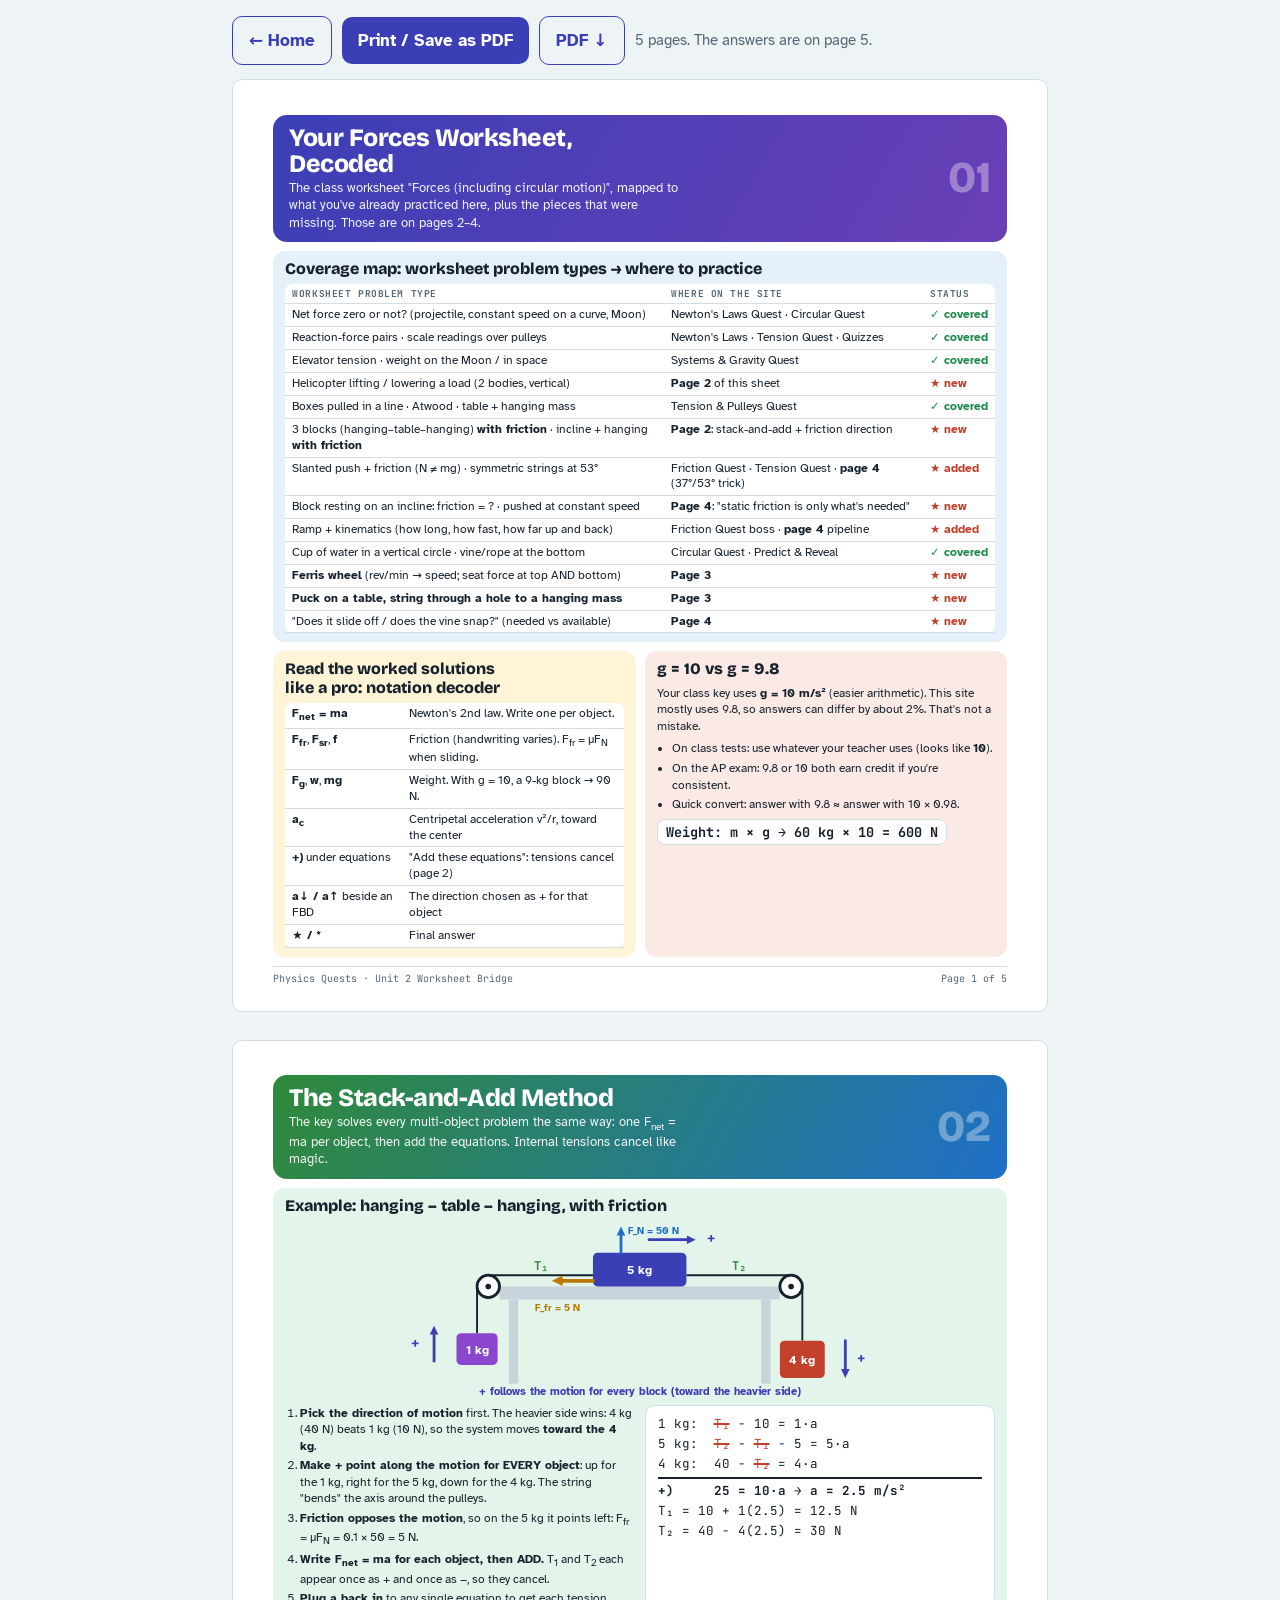
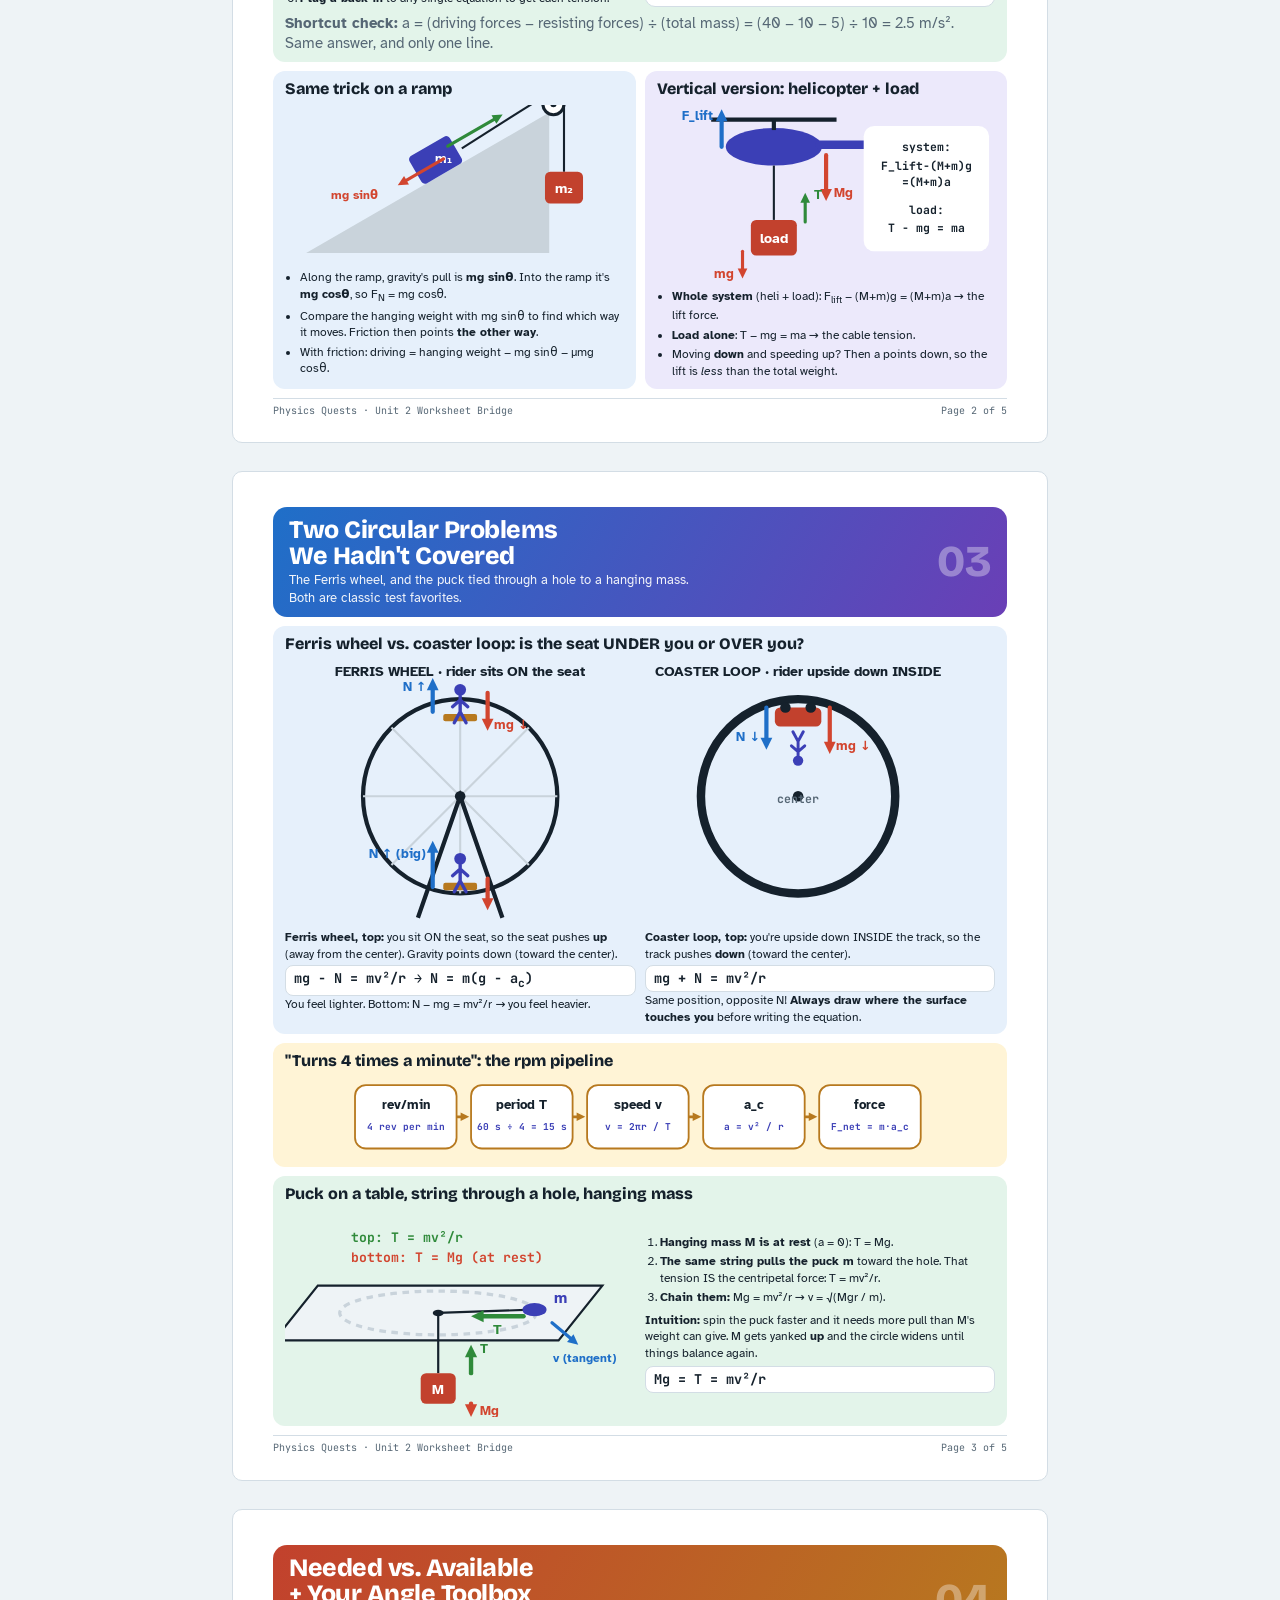
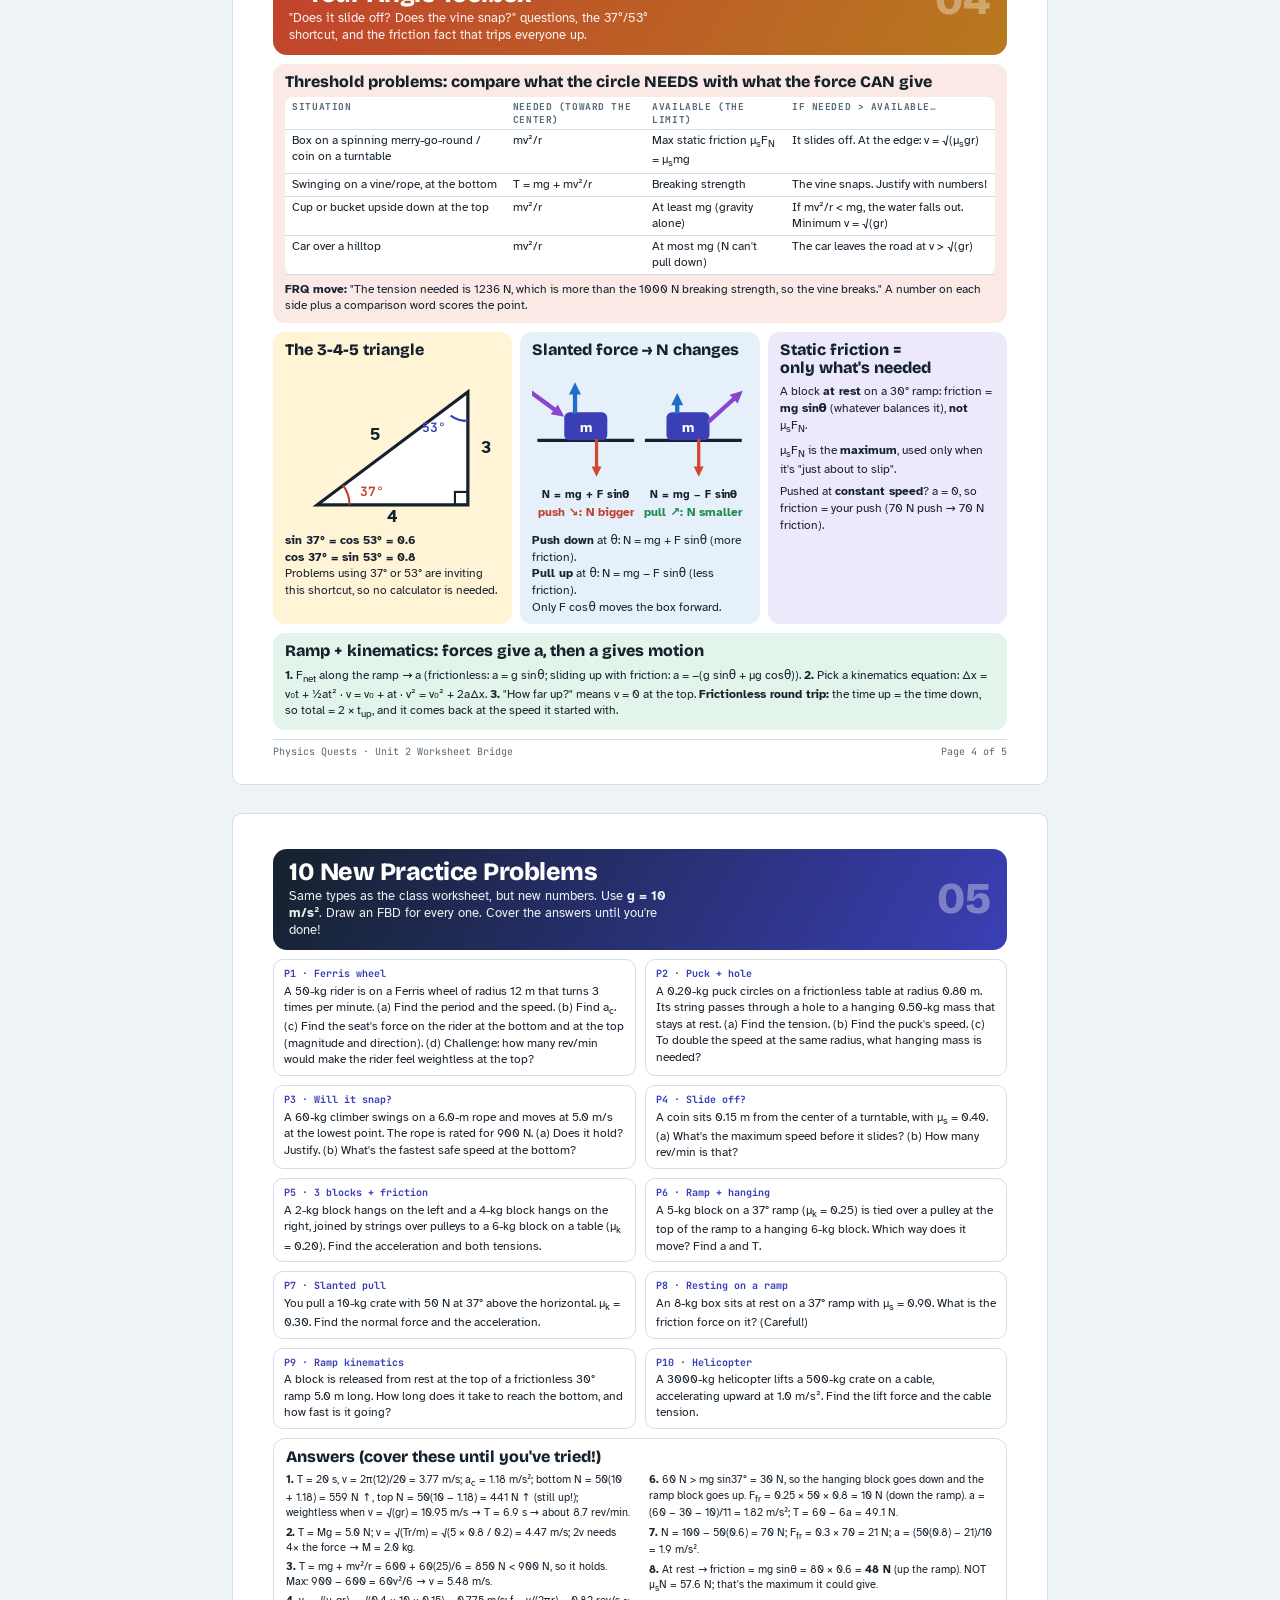
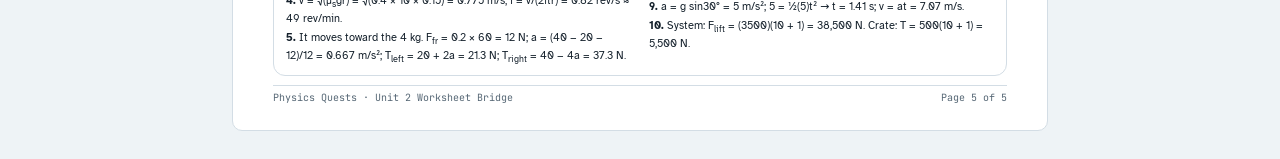
<file: unit2-worksheet-bridge.html>
<!doctype html>
<html lang="en" data-theme="light"><head><meta charset="utf-8"><meta name="viewport" content="width=device-width,initial-scale=1,viewport-fit=cover">
<title>Unit 2 Worksheet Bridge</title>
<link rel="preconnect" href="https://fonts.googleapis.com"><link rel="preconnect" href="https://fonts.gstatic.com" crossorigin>
<link rel="stylesheet" href="https://fonts.googleapis.com/css2?family=Atkinson+Hyperlegible:ital,wght@0,400;0,700;1,400&family=Bricolage+Grotesque:opsz,wght@12..96,600;12..96,800&family=JetBrains+Mono:wght@500;700&display=swap">
<link rel="stylesheet" href="quest.css">
<style>
/* Five US-letter pages that bridge the class forces worksheet to the site: decoder, stack-and-add, circular gaps, thresholds + angles, practice. Same poster style as the circular visual guide. */
:root{--sun:#fff4d6;--sky:#e6f0fb;--mint:#e3f4ea;--rose:#fbe9e5;--lilac:#ece9fb}
body{background:var(--bg)}
.tools{max-width:8.5in;margin:16px auto 0;padding:0 16px;display:flex;gap:10px;flex-wrap:wrap;align-items:center}
.page{box-sizing:border-box;width:100%;max-width:8.5in;margin:14px auto 28px;background:#fff;border:1px solid var(--line);border-radius:10px;padding:.36in .42in .26in;display:flex;flex-direction:column;gap:9px;color:var(--ink);font-size:12px;line-height:1.38}
.band{border-radius:14px;padding:10px 16px;color:#fff;background:linear-gradient(120deg,#3b3fb6,#6a3fb6);display:flex;justify-content:space-between;align-items:center;gap:14px}
.band.b2{background:linear-gradient(120deg,#2f8a3a,#1f6fc8)} .band.b3{background:linear-gradient(120deg,#1f6fc8,#6a3fb6)} .band.b4{background:linear-gradient(120deg,#c2412d,#b7791f)} .band.b5{background:linear-gradient(120deg,#15212c,#3b3fb6)}
.band h1{font-size:25px;line-height:1.05;color:#fff} .band p{font-size:12.5px;opacity:.93;max-width:50ch;margin-top:3px}
.band .num{font-family:var(--display);font-weight:800;font-size:44px;line-height:1;opacity:.35}
.page h2{font-family:var(--display);font-size:16px;font-weight:800;margin:0}
.page svg{display:block;width:100%;height:auto;margin:0 auto}
.panel{border-radius:12px;padding:9px 12px;display:flex;flex-direction:column;gap:6px;min-width:0}
.sun{background:var(--sun)} .sky{background:var(--sky)} .mint{background:var(--mint)} .rose{background:var(--rose)} .lilac{background:var(--lilac)} .white{background:#fff;border:1.5px solid var(--line)}
.row2{display:grid;grid-template-columns:repeat(2,minmax(0,1fr));gap:9px} .row3{display:grid;grid-template-columns:repeat(3,minmax(0,1fr));gap:8px}
.eq{font-family:var(--mono);font-weight:700;font-size:13.5px;background:#fff;border-radius:8px;padding:3px 8px;align-self:flex-start;border:1.5px solid var(--line)}
.page table{font-size:11.5px;background:#fff;border-radius:8px} .page th,.page td{padding:3px 7px} .page th{font-size:9.5px}
.ok{color:var(--ok);font-weight:800;white-space:nowrap} .new{color:var(--bad);font-weight:800;white-space:nowrap}
.page ol,.page ul{margin:0;padding-left:1.25em;display:flex;flex-direction:column;gap:3px}
.stack{font-family:var(--mono);font-size:12.5px;background:#fff;border-radius:10px;padding:8px 12px;border:1.5px solid var(--line);line-height:1.6}
.stack .c{color:var(--bad);text-decoration:line-through;text-decoration-thickness:2px}
.stack .sum{border-top:2px solid var(--ink);margin-top:3px;padding-top:2px;font-weight:700}
.prob{display:flex;flex-direction:column;gap:2px;background:#fff;border:1.5px solid var(--line);border-radius:10px;padding:7px 10px}
.prob b{font-family:var(--display);font-size:13px}
.prob .tag{font-family:var(--mono);font-size:10px;color:var(--accent);font-weight:700}
.ans{font-size:11px;column-count:2;column-gap:18px}
.ans p{margin:0 0 4px;break-inside:avoid}
.foot{margin-top:auto;display:flex;justify-content:space-between;border-top:1px solid var(--line);padding-top:5px;font-family:var(--mono);font-size:10px;color:var(--muted)}
#stackFig{max-height:1.85in} #ferris{max-height:2.75in} #hole{max-height:2.2in} #pipe{max-height:.85in} #tri{max-height:1.75in} #slant{max-height:1.75in} #inc{max-height:1.75in} #heli{max-height:1.85in}
@media (max-width:640px){.row2,.row3{grid-template-columns:1fr}.page{padding:16px}.band h1{font-size:22px}.band .num{display:none}.ans{column-count:1}}
@media print{
  @page{size:letter;margin:0}
  body{background:#fff}
  .tools{display:none!important}
  .page{margin:0;border:0;border-radius:0;max-width:none;width:8.5in;height:11in;overflow:hidden;break-after:page}
  .page:last-child{break-after:auto}
  *{-webkit-print-color-adjust:exact;print-color-adjust:exact}
}
</style>
</head><body>
<div class="tools">
  <a class="btn ghost" href="index.html" style="text-decoration:none">← Home</a>
  <button type="button" class="btn" onclick="print()">Print / Save as PDF</button>
  <a class="btn ghost" href="printables/unit2-worksheet-bridge.pdf" style="text-decoration:none">PDF ↓</a>
  <span class="note">5 pages. The answers are on page 5.</span>
</div>

<!-- PAGE 1 · decoder + coverage map -->
<article class="page">
  <div class="band"><div><h1>Your Forces Worksheet,<br>Decoded</h1><p>The class worksheet "Forces (including circular motion)", mapped to what you've already practiced here, plus the pieces that were missing. Those are on pages 2–4.</p></div><span class="num">01</span></div>

  <div class="panel sky"><h2>Coverage map: worksheet problem types → where to practice</h2>
    <table><thead><tr><th>Worksheet problem type</th><th>Where on the site</th><th>Status</th></tr></thead><tbody>
      <tr><td>Net force zero or not? (projectile, constant speed on a curve, Moon)</td><td>Newton's Laws Quest · Circular Quest</td><td class="ok">✓ covered</td></tr>
      <tr><td>Reaction-force pairs · scale readings over pulleys</td><td>Newton's Laws · Tension Quest · Quizzes</td><td class="ok">✓ covered</td></tr>
      <tr><td>Elevator tension · weight on the Moon / in space</td><td>Systems &amp; Gravity Quest</td><td class="ok">✓ covered</td></tr>
      <tr><td>Helicopter lifting / lowering a load (2 bodies, vertical)</td><td><b>Page 2</b> of this sheet</td><td class="new">★ new</td></tr>
      <tr><td>Boxes pulled in a line · Atwood · table + hanging mass</td><td>Tension &amp; Pulleys Quest</td><td class="ok">✓ covered</td></tr>
      <tr><td>3 blocks (hanging–table–hanging) <b>with friction</b> · incline + hanging <b>with friction</b></td><td><b>Page 2</b>: stack-and-add + friction direction</td><td class="new">★ new</td></tr>
      <tr><td>Slanted push + friction (N ≠ mg) · symmetric strings at 53°</td><td>Friction Quest · Tension Quest · <b>page 4</b> (37°/53° trick)</td><td class="new">★ added</td></tr>
      <tr><td>Block resting on an incline: friction = ? · pushed at constant speed</td><td><b>Page 4</b>: "static friction is only what's needed"</td><td class="new">★ new</td></tr>
      <tr><td>Ramp + kinematics (how long, how fast, how far up and back)</td><td>Friction Quest boss · <b>page 4</b> pipeline</td><td class="new">★ added</td></tr>
      <tr><td>Cup of water in a vertical circle · vine/rope at the bottom</td><td>Circular Quest · Predict &amp; Reveal</td><td class="ok">✓ covered</td></tr>
      <tr><td><b>Ferris wheel</b> (rev/min → speed; seat force at top AND bottom)</td><td><b>Page 3</b></td><td class="new">★ new</td></tr>
      <tr><td><b>Puck on a table, string through a hole to a hanging mass</b></td><td><b>Page 3</b></td><td class="new">★ new</td></tr>
      <tr><td>"Does it slide off / does the vine snap?" (needed vs available)</td><td><b>Page 4</b></td><td class="new">★ new</td></tr>
    </tbody></table></div>

  <div class="row2">
    <div class="panel sun"><h2>Read the worked solutions like a pro: notation decoder</h2>
      <table><tbody>
        <tr><td><b>F<sub>net</sub> = ma</b></td><td>Newton's 2nd law. Write one per object.</td></tr>
        <tr><td><b>F<sub>fr</sub></b>, <b>F<sub>sr</sub></b>, <b>f</b></td><td>Friction (handwriting varies). F<sub>fr</sub> = μF<sub>N</sub> when sliding.</td></tr>
        <tr><td><b>F<sub>g</sub></b>, <b>w</b>, <b>mg</b></td><td>Weight. With g = 10, a 9-kg block → 90 N.</td></tr>
        <tr><td><b>a<sub>c</sub></b></td><td>Centripetal acceleration v²/r, toward the center</td></tr>
        <tr><td><b>+)</b> under equations</td><td>"Add these equations": tensions cancel (page 2)</td></tr>
        <tr><td><b>a↓ / a↑</b> beside an FBD</td><td>The direction chosen as + for that object</td></tr>
        <tr><td><b>★ / *</b></td><td>Final answer</td></tr>
      </tbody></table></div>
    <div class="panel rose"><h2>g = 10 vs g = 9.8</h2>
      <p>Your class key uses <b>g = 10 m/s²</b> (easier arithmetic). This site mostly uses 9.8, so answers can differ by about 2%. That's not a mistake.</p>
      <ul><li>On class tests: use whatever your teacher uses (looks like <b>10</b>).</li>
        <li>On the AP exam: 9.8 or 10 both earn credit if you're consistent.</li>
        <li>Quick convert: answer with 9.8 ≈ answer with 10 × 0.98.</li></ul>
      <p class="eq">Weight: m × g → 60 kg × 10 = 600 N</p></div>
  </div>
  <div class="foot"><span>Physics Quests · Unit 2 Worksheet Bridge</span><span>Page 1 of 5</span></div>
</article>

<!-- PAGE 2 · stack-and-add -->
<article class="page">
  <div class="band b2"><div><h1>The Stack-and-Add Method</h1><p>The key solves every multi-object problem the same way: one F<sub>net</sub> = ma per object, then add the equations. Internal tensions cancel like magic.</p></div><span class="num">02</span></div>

  <div class="panel mint"><h2>Example: hanging – table – hanging, with friction</h2>
    <svg id="stackFig" viewBox="0 0 640 190" role="img" aria-label="Three blocks: 1 kg hanging on the left, 5 kg on a table, 4 kg hanging on the right"></svg>
    <div class="row2">
      <div><ol>
        <li><b>Pick the direction of motion</b> first. The heavier side wins: 4 kg (40 N) beats 1 kg (10 N), so the system moves <b>toward the 4 kg</b>.</li>
        <li><b>Make + point along the motion for EVERY object</b>: up for the 1 kg, right for the 5 kg, down for the 4 kg. The string "bends" the axis around the pulleys.</li>
        <li><b>Friction opposes the motion</b>, so on the 5 kg it points left: F<sub>fr</sub> = μF<sub>N</sub> = 0.1 × 50 = 5 N.</li>
        <li><b>Write F<sub>net</sub> = ma for each object, then ADD.</b> T<sub>1</sub> and T<sub>2</sub> each appear once as + and once as −, so they cancel.</li>
        <li><b>Plug a back in</b> to any single equation to get each tension.</li></ol></div>
      <div class="stack">
        1 kg: &nbsp;<span class="c">T₁</span> − 10 = 1·a<br>
        5 kg: &nbsp;<span class="c">T₂</span> − <span class="c">T₁</span> − 5 = 5·a<br>
        4 kg: &nbsp;40 − <span class="c">T₂</span> = 4·a<br>
        <div class="sum">+) &nbsp;&nbsp;&nbsp;&nbsp;25 = 10·a → a = 2.5 m/s²</div>
        T₁ = 10 + 1(2.5) = 12.5 N<br>T₂ = 40 − 4(2.5) = 30 N</div>
    </div>
    <p class="note" style="margin:0"><b>Shortcut check:</b> a = (driving forces − resisting forces) ÷ (total mass) = (40 − 10 − 5) ÷ 10 = 2.5 m/s². Same answer, and only one line.</p></div>

  <div class="row2">
    <div class="panel sky"><h2>Same trick on a ramp</h2>
      <svg id="inc" viewBox="0 0 320 150" role="img" aria-label="Block on a ramp tied over a pulley to a hanging block"></svg>
      <ul><li>Along the ramp, gravity's pull is <b>mg sinθ</b>. Into the ramp it's <b>mg cosθ</b>, so F<sub>N</sub> = mg cosθ.</li>
        <li>Compare the hanging weight with mg sinθ to find which way it moves. Friction then points <b>the other way</b>.</li>
        <li>With friction: driving = hanging weight − mg sinθ − μmg cosθ.</li></ul></div>
    <div class="panel lilac"><h2>Vertical version: helicopter + load</h2>
      <svg id="heli" viewBox="0 0 320 170" role="img" aria-label="Helicopter carrying a crate on a cable, with forces"></svg>
      <ul><li><b>Whole system</b> (heli + load): F<sub>lift</sub> − (M+m)g = (M+m)a → the lift force.</li>
        <li><b>Load alone</b>: T − mg = ma → the cable tension.</li>
        <li>Moving <b>down</b> and speeding up? Then a points down, so the lift is <em>less</em> than the total weight.</li></ul></div>
  </div>
  <div class="foot"><span>Physics Quests · Unit 2 Worksheet Bridge</span><span>Page 2 of 5</span></div>
</article>

<!-- PAGE 3 · circular gaps -->
<article class="page">
  <div class="band b3"><div><h1>Two Circular Problems<br>We Hadn't Covered</h1><p>The Ferris wheel, and the puck tied through a hole to a hanging mass. Both are classic test favorites.</p></div><span class="num">03</span></div>

  <div class="panel sky"><h2>Ferris wheel vs. coaster loop: is the seat UNDER you or OVER you?</h2>
    <svg id="ferris" viewBox="0 0 640 250" role="img" aria-label="Ferris wheel rider sits on the seat so at the top the normal force points up; coaster rider inside a loop has the track above so the normal force points down"></svg>
    <div class="row2">
      <div><b>Ferris wheel, top:</b> you sit ON the seat, so the seat pushes <b>up</b> (away from the center). Gravity points down (toward the center).<div class="eq" style="margin-top:3px">mg − N = mv²/r → N = m(g − a<sub>c</sub>)</div> You feel lighter. Bottom: N − mg = mv²/r → you feel heavier.</div>
      <div><b>Coaster loop, top:</b> you're upside down INSIDE the track, so the track pushes <b>down</b> (toward the center).<div class="eq" style="margin-top:3px">mg + N = mv²/r</div> Same position, opposite N! <b>Always draw where the surface touches you</b> before writing the equation.</div>
    </div></div>

  <div class="panel sun"><h2>"Turns 4 times a minute": the rpm pipeline</h2>
    <svg id="pipe" viewBox="0 0 640 90" role="img" aria-label="Revolutions per minute to period to speed to acceleration to force"></svg></div>

  <div class="panel mint"><h2>Puck on a table, string through a hole, hanging mass</h2>
    <div class="row2" style="align-items:center">
      <svg id="hole" viewBox="0 0 320 190" role="img" aria-label="Puck circling on a frictionless table, string through a central hole to a hanging mass"></svg>
      <div><ol>
        <li><b>Hanging mass M is at rest</b> (a = 0): T = Mg.</li>
        <li><b>The same string pulls the puck m</b> toward the hole. That tension IS the centripetal force: T = mv²/r.</li>
        <li><b>Chain them:</b> Mg = mv²/r → v = √(Mgr / m).</li></ol>
        <p style="margin-top:6px"><b>Intuition:</b> spin the puck faster and it needs more pull than M's weight can give. M gets yanked <b>up</b> and the circle widens until things balance again.</p>
        <div class="eq" style="margin-top:5px">Mg = T = mv²/r</div></div>
    </div></div>
  <div class="foot"><span>Physics Quests · Unit 2 Worksheet Bridge</span><span>Page 3 of 5</span></div>
</article>

<!-- PAGE 4 · thresholds + angle toolbox -->
<article class="page">
  <div class="band b4"><div><h1>Needed vs. Available<br>+ Your Angle Toolbox</h1><p>"Does it slide off? Does the vine snap?" questions, the 37°/53° shortcut, and the friction fact that trips everyone up.</p></div><span class="num">04</span></div>

  <div class="panel rose"><h2>Threshold problems: compare what the circle NEEDS with what the force CAN give</h2>
    <table><thead><tr><th>Situation</th><th>Needed (toward the center)</th><th>Available (the limit)</th><th>If needed &gt; available…</th></tr></thead><tbody>
      <tr><td>Box on a spinning merry-go-round / coin on a turntable</td><td>mv²/r</td><td>Max static friction μ<sub>s</sub>F<sub>N</sub> = μ<sub>s</sub>mg</td><td>It slides off. At the edge: v = √(μ<sub>s</sub>gr)</td></tr>
      <tr><td>Swinging on a vine/rope, at the bottom</td><td>T = mg + mv²/r</td><td>Breaking strength</td><td>The vine snaps. Justify with numbers!</td></tr>
      <tr><td>Cup or bucket upside down at the top</td><td>mv²/r</td><td>At least mg (gravity alone)</td><td>If mv²/r &lt; mg, the water falls out. Minimum v = √(gr)</td></tr>
      <tr><td>Car over a hilltop</td><td>mv²/r</td><td>At most mg (N can't pull down)</td><td>The car leaves the road at v &gt; √(gr)</td></tr>
    </tbody></table>
    <p><b>FRQ move:</b> "The tension needed is 1236 N, which is more than the 1000 N breaking strength, so the vine breaks." A number on each side plus a comparison word scores the point.</p></div>

  <div class="row3">
    <div class="panel sun"><h2>The 3-4-5 triangle</h2><svg id="tri" viewBox="0 0 200 150" role="img" aria-label="3-4-5 right triangle with 37 and 53 degree angles"></svg>
      <p><b>sin 37° = cos 53° = 0.6</b><br><b>cos 37° = sin 53° = 0.8</b><br>Problems using 37° or 53° are inviting this shortcut, so no calculator is needed.</p></div>
    <div class="panel sky"><h2>Slanted force → N changes</h2><svg id="slant" viewBox="0 0 200 150" role="img" aria-label="Pushing down at an angle increases normal force; pulling up decreases it"></svg>
      <p><b>Push down</b> at θ: N = mg + F sinθ (more friction).<br><b>Pull up</b> at θ: N = mg − F sinθ (less friction).<br>Only F cosθ moves the box forward.</p></div>
    <div class="panel lilac"><h2>Static friction = only what's needed</h2>
      <p>A block <b>at rest</b> on a 30° ramp: friction = <b>mg sinθ</b> (whatever balances it), <b>not</b> μ<sub>s</sub>F<sub>N</sub>.</p>
      <p>μ<sub>s</sub>F<sub>N</sub> is the <b>maximum</b>, used only when it's "just about to slip".</p>
      <p>Pushed at <b>constant speed</b>? a = 0, so friction = your push (70 N push → 70 N friction).</p></div>
  </div>

  <div class="panel mint"><h2>Ramp + kinematics: forces give a, then a gives motion</h2>
    <p><b>1.</b> F<sub>net</sub> along the ramp → a (frictionless: a = g sinθ; sliding up with friction: a = −(g sinθ + μg cosθ)). <b>2.</b> Pick a kinematics equation: Δx = v₀t + ½at² · v = v₀ + at · v² = v₀² + 2aΔx. <b>3.</b> "How far up?" means v = 0 at the top. <b>Frictionless round trip:</b> the time up = the time down, so total = 2 × t<sub>up</sub>, and it comes back at the speed it started with.</p></div>
  <div class="foot"><span>Physics Quests · Unit 2 Worksheet Bridge</span><span>Page 4 of 5</span></div>
</article>

<!-- PAGE 5 · practice -->
<article class="page">
  <div class="band b5"><div><h1>10 New Practice Problems</h1><p>Same types as the class worksheet, but new numbers. Use <b>g = 10 m/s²</b>. Draw an FBD for every one. Cover the answers until you're done!</p></div><span class="num">05</span></div>
  <div class="row2" id="probs"></div>
  <div class="panel white"><h2>Answers (cover these until you've tried!)</h2><div class="ans" id="ans"></div></div>
  <div class="foot"><span>Physics Quests · Unit 2 Worksheet Bridge</span><span>Page 5 of 5</span></div>
</article>

<script>
(() => {
const $ = s => document.querySelector(s);
const C = {grav:"#d2452f", norm:"#1f6fc8", fric:"#b97a06", tens:"#2f8a3a", ink:"#15212c", muted:"#566775", ok:"#1f8a4c", bad:"#c2412d", acc:"#3b3fb6", road:"#c9d3db", app:"#8a46cc"};
const A = (x1,y1,x2,y2,c,w=4) => { const a = Math.atan2(y2-y1,x2-x1), h = 4+w*2.2, s = .45;
  return `<line x1="${x1}" y1="${y1}" x2="${x2-h*.7*Math.cos(a)}" y2="${y2-h*.7*Math.sin(a)}" stroke="${c}" stroke-width="${w}" stroke-linecap="round"/><polygon points="${x2},${y2} ${x2-h*Math.cos(a-s)},${y2-h*Math.sin(a-s)} ${x2-h*Math.cos(a+s)},${y2-h*Math.sin(a+s)}" fill="${c}"/>`; };
const T = (x,y,t,c=C.ink,sz=13,anc="middle",wt=700) => `<text x="${x}" y="${y}" text-anchor="${anc}" fill="${c}" style="font:${wt} ${sz}px var(--body)">${t}</text>`;
const M = (x,y,t,c=C.ink,sz=12,anc="middle") => `<text x="${x}" y="${y}" text-anchor="${anc}" fill="${c}" style="font:700 ${sz}px var(--mono)">${t}</text>`;
const box = (x,y,w,h,lab,col="#3b3fb6") => `<rect x="${x}" y="${y}" width="${w}" height="${h}" rx="5" fill="${col}"/>`+T(x+w/2,y+h/2+5,lab,"#fff",13,"middle",800);
const pulley = (x,y,r=12) => `<circle cx="${x}" cy="${y}" r="${r}" fill="#fff" stroke="${C.ink}" stroke-width="3"/><circle cx="${x}" cy="${y}" r="3" fill="${C.ink}"/>`;
const person = (x,y,col="#b7791f",s=1) => `<g transform="translate(${x} ${y}) scale(${s})"><circle cx="0" cy="-26" r="7" fill="${col}"/><path d="M 0 -19 L 0 0 M 0 -14 L -9 -6 M 0 -14 L 9 -6 M 0 0 L -7 13 M 0 0 L 7 13" stroke="${col}" stroke-width="4" stroke-linecap="round" fill="none"/></g>`;

/* page 2: three-block system */
(() => { let s = `<rect x="170" y="70" width="300" height="14" fill="${C.road}"/><rect x="180" y="84" width="10" height="90" fill="${C.road}"/><rect x="450" y="84" width="10" height="90" fill="${C.road}"/>`;
  s += pulley(158,70)+pulley(482,70);
  s += `<line x1="158" y1="58" x2="270" y2="58" stroke="${C.ink}" stroke-width="2"/><line x1="370" y1="58" x2="482" y2="58" stroke="${C.ink}" stroke-width="2"/><line x1="146" y1="70" x2="146" y2="120" stroke="${C.ink}" stroke-width="2"/><line x1="494" y1="70" x2="494" y2="128" stroke="${C.ink}" stroke-width="2"/>`;
  s += box(270,34,100,36,"5 kg","#3b3fb6") + box(124,120,44,34,"1 kg","#8a46cc") + box(470,128,48,40,"4 kg","#c2412d");
  s += A(300,34,300,6,C.norm,3)+T(308,14,"F_N = 50 N",C.norm,11,"start") + A(270,64,226,64,C.fric,4)+T(232,96,"F_fr = 5 N",C.fric,11,"middle");
  s += M(214,52,"T₁",C.tens,13)+M(426,52,"T₂",C.tens,13);
  s += A(100,150,100,112,C.acc,3)+M(84,136,"+",C.acc,15,"end") + A(330,20,380,20,C.acc,3)+M(392,24,"+",C.acc,15,"start") + A(540,128,540,168,C.acc,3)+M(552,152,"+",C.acc,15,"start");
  s += T(320,186,"+ follows the motion for every block (toward the heavier side)",C.acc,12);
  $("#stackFig").innerHTML = s; })();

/* page 2: ramp + hanging */
(() => { const th = 30*Math.PI/180; let s = `<polygon points="20,140 250,140 250,${140-230*Math.tan(th)}" fill="${C.road}"/>`;
  const px = 250, py = 140-230*Math.tan(th);
  s += pulley(px+4, py-8, 10) + `<line x1="${px+14}" y1="${py-8}" x2="${px+14}" y2="${py+56}" stroke="${C.ink}" stroke-width="2"/>` + box(px-4, py+56, 36, 30, "m₂", "#c2412d");
  s += `<g transform="translate(150 ${140-130*Math.tan(th)}) rotate(-30)"><rect x="-22" y="-30" width="44" height="30" rx="4" fill="#3b3fb6"/></g>` + T(150,140-130*Math.tan(th)-10,"m₁","#fff",12,"middle",800);
  const bx = 150, by = 140-130*Math.tan(th)-14;
  s += A(bx,by,bx-50*Math.cos(th),by+50*Math.sin(th),C.grav,3) + T(bx-62,by+38,"mg sinθ",C.grav,11,"end");
  s += `<line x1="${bx+20*Math.cos(th)}" y1="${by-20*Math.sin(th)}" x2="${px-4}" y2="${py-16}" stroke="${C.ink}" stroke-width="2"/>` + A(bx+4,by-12,bx+4+60*Math.cos(th),by-12-60*Math.sin(th),C.tens,3) + T(bx+52,by-52,"T",C.tens,12);
  $("#inc").innerHTML = s; })();

/* page 2: helicopter */
(() => { let s = `<g transform="translate(110 40)"><ellipse cx="0" cy="0" rx="46" ry="18" fill="#3b3fb6"/><rect x="40" y="-6" width="60" height="8" rx="3" fill="#3b3fb6"/><line x1="-60" y1="-26" x2="60" y2="-26" stroke="${C.ink}" stroke-width="4"/><line x1="0" y1="-26" x2="0" y2="-16" stroke="${C.ink}" stroke-width="4"/></g>`;
  s += `<line x1="110" y1="58" x2="110" y2="110" stroke="${C.ink}" stroke-width="2"/>` + box(88,110,44,34,"load","#c2412d");
  s += A(60,40,60,4,C.norm,4)+T(52,14,"F_lift",C.norm,12,"end") + A(160,48,160,92,C.grav,4)+T(168,88,"Mg",C.grav,12,"start");
  s += A(140,112,140,84,C.tens,3)+T(148,90,"T",C.tens,12,"start") + A(80,140,80,166,C.grav,3)+T(72,166,"mg",C.grav,12,"end");
  s += `<rect x="196" y="20" width="120" height="120" rx="10" fill="#fff"/>`+M(256,44,"system:",C.ink,11)+M(256,62,"F_lift−(M+m)g",C.ink,11)+M(256,78,"=(M+m)a",C.ink,11)+M(256,104,"load:",C.ink,11)+M(256,122,"T − mg = ma",C.ink,11);
  $("#heli").innerHTML = s; })();

/* page 3: Ferris wheel vs coaster loop */
(() => { let s = "";
  const fx = 150, fy = 130, R = 92;
  s += `<circle cx="${fx}" cy="${fy}" r="${R}" fill="none" stroke="${C.ink}" stroke-width="4"/>` + [0,45,90,135,180,225,270,315].map(d=>{const a=d*Math.PI/180;return `<line x1="${fx}" y1="${fy}" x2="${fx+R*Math.cos(a)}" y2="${fy-R*Math.sin(a)}" stroke="${C.road}" stroke-width="2"/>`;}).join("") + `<circle cx="${fx}" cy="${fy}" r="5" fill="${C.ink}"/><path d="M ${fx-40} 245 L ${fx} ${fy} L ${fx+40} 245" fill="none" stroke="${C.ink}" stroke-width="4"/>`;
  /* rider sits on top of a seat at the top and bottom */
  const seat = (x,y) => `<rect x="${x-16}" y="${y}" width="32" height="7" rx="2" fill="#b7791f"/>` + person(x, y-2, "#3b3fb6", .8);
  s += seat(fx, fy-R+14) + A(fx-26, fy-R+12, fx-26, fy-R-20, C.norm, 4) + T(fx-32, fy-R-8, "N ↑", C.norm, 12, "end") + A(fx+26, fy-R-6, fx+26, fy-R+30, C.grav, 4) + T(fx+32, fy-R+28, "mg ↓", C.grav, 12, "start");
  s += seat(fx, fy+R-10) + A(fx-26, fy+R-6, fx-26, fy+R-50, C.norm, 4) + T(fx-32, fy+R-34, "N ↑ (big)", C.norm, 12, "end") + A(fx+26, fy+R-14, fx+26, fy+R+16, C.grav, 4);
  s += T(fx, 16, "FERRIS WHEEL · rider sits ON the seat", C.ink, 13, "middle", 800);
  const lx = 470, ly = 130, LR = 92;
  s += `<circle cx="${lx}" cy="${ly}" r="${LR}" fill="none" stroke="${C.ink}" stroke-width="8"/><circle cx="${lx}" cy="${ly}" r="5" fill="${C.ink}"/>`;
  s += `<g transform="translate(${lx} ${ly-LR+6}) rotate(180)"><rect x="-22" y="-20" width="44" height="18" rx="5" fill="#c2412d"/><circle cx="-12" cy="-2" r="5" fill="${C.ink}"/><circle cx="12" cy="-2" r="5" fill="${C.ink}"/></g>` + person(lx, ly-LR+40, "#3b3fb6", -.7);
  s += A(lx-30, ly-LR+8, lx-30, ly-LR+48, C.norm, 4) + T(lx-36, ly-LR+40, "N ↓", C.norm, 12, "end") + A(lx+30, ly-LR+8, lx+30, ly-LR+52, C.grav, 4) + T(lx+36, ly-LR+48, "mg ↓", C.grav, 12, "start");
  s += T(lx, 16, "COASTER LOOP · rider upside down INSIDE", C.ink, 13, "middle", 800) + M(lx, ly+6, "center", C.muted, 11);
  $("#ferris").innerHTML = s; })();

/* page 3: rpm pipeline */
(() => { const st = [["rev/min","4 rev per min"],["period T","60 s ÷ 4 = 15 s"],["speed v","v = 2πr / T"],["a_c","a = v² / r"],["force","F_net = m·a_c"]];
  let s = ""; st.forEach(([h,b],i) => { const x = 6+i*128; s += `<rect x="${x}" y="10" width="112" height="70" rx="12" fill="#fff" stroke="${C.xp||'#b7791f'}" stroke-width="2"/>`+T(x+56,36,h,C.ink,14,"middle",800)+M(x+56,60,b,C.acc,10.5); if (i<4) s += A(x+113,45,x+126,45,"#b7791f",3); });
  $("#pipe").innerHTML = s; })();

/* page 3: puck through a hole */
(() => { let s = `<polygon points="30,70 290,70 250,120 -10,120" fill="#eef3f6" stroke="${C.ink}" stroke-width="2"/>`;
  s += `<ellipse cx="140" cy="95" rx="90" ry="20" fill="none" stroke="${C.road}" stroke-width="3" stroke-dasharray="6 5"/><ellipse cx="140" cy="95" rx="5" ry="3" fill="${C.ink}"/>`;
  s += `<line x1="140" y1="95" x2="226" y2="92" stroke="${C.ink}" stroke-width="2"/><ellipse cx="228" cy="92" rx="11" ry="6" fill="#3b3fb6"/>` + T(246,86,"m","#3b3fb6",14,"start",800);
  s += A(218,98,170,98,C.tens,4) + T(194,114,"T",C.tens,13);
  s += `<line x1="140" y1="95" x2="140" y2="150" stroke="${C.ink}" stroke-width="2"/>` + box(124,150,32,28,"M","#c2412d");
  s += A(170,150,170,124,C.tens,4) + T(178,132,"T",C.tens,12,"start") + A(170,178,170,190,C.grav,4) + T(178,188,"Mg",C.grav,12,"start");
  s += A(244,104,268,124,C.norm,3) + T(274,140,"v (tangent)",C.norm,11,"middle");
  s += M(60,30,"top: T = mv²/r",C.tens,12,"start") + M(60,48,"bottom: T = Mg (at rest)",C.grav,12,"start");
  $("#hole").innerHTML = s; })();

/* page 4: 3-4-5 triangle */
(() => { let s = `<polygon points="30,130 170,130 170,25" fill="#fff" stroke="${C.ink}" stroke-width="3"/><rect x="158" y="118" width="12" height="12" fill="none" stroke="${C.ink}" stroke-width="2"/>`;
  s += T(100,146,"4",C.ink,16,"middle",800)+T(182,82,"3",C.ink,16,"start",800)+T(88,70,"5",C.ink,16,"end",800);
  s += `<path d="M 60 130 A 30 30 0 0 0 54 112" fill="none" stroke="${C.bad}" stroke-width="2"/>`+M(70,122,"37°",C.bad,12,"start")+`<path d="M 170 52 A 27 27 0 0 1 154 47" fill="none" stroke="${C.acc}" stroke-width="2"/>`+M(150,62,"53°",C.acc,12,"end");
  $("#tri").innerHTML = s; })();

/* page 4: slanted push vs pull */
(() => { let s = `<line x1="5" y1="70" x2="95" y2="70" stroke="${C.ink}" stroke-width="3"/>` + box(30,44,40,26,"m") + A(0,26,30,48,C.app,4) + A(60,70,60,104,C.grav,3) + A(40,44,40,16,C.norm,4) + T(50,140,"push ↘: N bigger",C.bad,11,"middle",800);
  s += `<line x1="105" y1="70" x2="195" y2="70" stroke="${C.ink}" stroke-width="3"/>` + box(125,44,40,26,"m") + A(165,52,196,24,C.app,4) + A(155,70,155,104,C.grav,3) + A(135,44,135,26,C.norm,4) + T(150,140,"pull ↗: N smaller",C.ok,11,"middle",800);
  s += T(50,124,"N = mg + F sinθ",C.ink,10,"middle",700) + T(150,124,"N = mg − F sinθ",C.ink,10,"middle",700);
  $("#slant").innerHTML = s; })();

/* page 5: practice + answers (all checked with g = 10) */
const P = [
 ["Ferris wheel","A 50-kg rider is on a Ferris wheel of radius 12 m that turns 3 times per minute. (a) Find the period and the speed. (b) Find a<sub>c</sub>. (c) Find the seat's force on the rider at the bottom and at the top (magnitude and direction). (d) Challenge: how many rev/min would make the rider feel weightless at the top?"],
 ["Puck + hole","A 0.20-kg puck circles on a frictionless table at radius 0.80 m. Its string passes through a hole to a hanging 0.50-kg mass that stays at rest. (a) Find the tension. (b) Find the puck's speed. (c) To double the speed at the same radius, what hanging mass is needed?"],
 ["Will it snap?","A 60-kg climber swings on a 6.0-m rope and moves at 5.0 m/s at the lowest point. The rope is rated for 900 N. (a) Does it hold? Justify. (b) What's the fastest safe speed at the bottom?"],
 ["Slide off?","A coin sits 0.15 m from the center of a turntable, with μ<sub>s</sub> = 0.40. (a) What's the maximum speed before it slides? (b) How many rev/min is that?"],
 ["3 blocks + friction","A 2-kg block hangs on the left and a 4-kg block hangs on the right, joined by strings over pulleys to a 6-kg block on a table (μ<sub>k</sub> = 0.20). Find the acceleration and both tensions."],
 ["Ramp + hanging","A 5-kg block on a 37° ramp (μ<sub>k</sub> = 0.25) is tied over a pulley at the top of the ramp to a hanging 6-kg block. Which way does it move? Find a and T."],
 ["Slanted pull","You pull a 10-kg crate with 50 N at 37° above the horizontal. μ<sub>k</sub> = 0.30. Find the normal force and the acceleration."],
 ["Resting on a ramp","An 8-kg box sits at rest on a 37° ramp with μ<sub>s</sub> = 0.90. What is the friction force on it? (Careful!)"],
 ["Ramp kinematics","A block is released from rest at the top of a frictionless 30° ramp 5.0 m long. How long does it take to reach the bottom, and how fast is it going?"],
 ["Helicopter","A 3000-kg helicopter lifts a 500-kg crate on a cable, accelerating upward at 1.0 m/s². Find the lift force and the cable tension."]
];
const ANS = [
 "<b>1.</b> T = 20 s, v = 2π(12)/20 = 3.77 m/s; a<sub>c</sub> = 1.18 m/s²; bottom N = 50(10 + 1.18) = 559 N ↑, top N = 50(10 − 1.18) = 441 N ↑ (still up!); weightless when v = √(gr) = 10.95 m/s → T = 6.9 s → about 8.7 rev/min.",
 "<b>2.</b> T = Mg = 5.0 N; v = √(Tr/m) = √(5 × 0.8 / 0.2) = 4.47 m/s; 2v needs 4× the force → M = 2.0 kg.",
 "<b>3.</b> T = mg + mv²/r = 600 + 60(25)/6 = 850 N &lt; 900 N, so it holds. Max: 900 − 600 = 60v²/6 → v = 5.48 m/s.",
 "<b>4.</b> v = √(μ<sub>s</sub>gr) = √(0.4 × 10 × 0.15) = 0.775 m/s; f = v/(2πr) = 0.82 rev/s ≈ 49 rev/min.",
 "<b>5.</b> It moves toward the 4 kg. F<sub>fr</sub> = 0.2 × 60 = 12 N; a = (40 − 20 − 12)/12 = 0.667 m/s²; T<sub>left</sub> = 20 + 2a = 21.3 N; T<sub>right</sub> = 40 − 4a = 37.3 N.",
 "<b>6.</b> 60 N &gt; mg sin37° = 30 N, so the hanging block goes down and the ramp block goes up. F<sub>fr</sub> = 0.25 × 50 × 0.8 = 10 N (down the ramp). a = (60 − 30 − 10)/11 = 1.82 m/s²; T = 60 − 6a = 49.1 N.",
 "<b>7.</b> N = 100 − 50(0.6) = 70 N; F<sub>fr</sub> = 0.3 × 70 = 21 N; a = (50(0.8) − 21)/10 = 1.9 m/s².",
 "<b>8.</b> At rest → friction = mg sinθ = 80 × 0.6 = <b>48 N</b> (up the ramp). NOT μ<sub>s</sub>N = 57.6 N; that's the maximum it could give.",
 "<b>9.</b> a = g sin30° = 5 m/s²; 5 = ½(5)t² → t = 1.41 s; v = at = 7.07 m/s.",
 "<b>10.</b> System: F<sub>lift</sub> = (3500)(10 + 1) = 38,500 N. Crate: T = 500(10 + 1) = 5,500 N."
];
$("#probs").innerHTML = P.map(([t,q],i)=>`<div class="prob"><span class="tag">P${i+1} · ${t}</span><span>${q}</span></div>`).join("");
$("#ans").innerHTML = ANS.map(a=>`<p>${a}</p>`).join("");
})();
</script>
</body></html>
</file>
<file: quest.css>
/* Layout: one lab-notebook column on graph paper; a sticky level bar tracks the 6 stages + XP. Force arrows keep one colour per force type everywhere. */
:root{
  --bg:#eef3f6; --grid:#dfe7ed; --paper:#ffffff; --ink:#15212c; --muted:#566775; --line:#d3dde5;
  --accent:#3b3fb6; --accent-soft:#e7e8fb; --xp:#b7791f; --ok:#1f8a4c; --ok-soft:#e3f4ea; --bad:#c2412d; --bad-soft:#fbe9e5;
  --f-grav:#d2452f; --f-norm:#1f6fc8; --f-fric:#b97a06; --f-tens:#2f8a3a; --f-app:#8a46cc; --f-fake:#8b97a1;
  --display:"Bricolage Grotesque", "Avenir Next", "Segoe UI", sans-serif;
  --body:"Atkinson Hyperlegible", "Segoe UI", system-ui, sans-serif;
  --mono:"JetBrains Mono", ui-monospace, Menlo, monospace;
}
@media (prefers-color-scheme: dark){:root:not([data-theme="light"]){
  --bg:#0e141a; --grid:#17212a; --paper:#151e27; --ink:#e5edf3; --muted:#93a4b1; --line:#283643;
  --accent:#a2a6ff; --accent-soft:#252a52; --xp:#f2c14e; --ok:#5fd18f; --ok-soft:#173326; --bad:#ff8a73; --bad-soft:#3a1e19;
  --f-grav:#ff7a63; --f-norm:#6faaff; --f-fric:#f0b545; --f-tens:#6fd27c; --f-app:#c495ff; --f-fake:#7d8a95; color-scheme:dark}}
:root[data-theme="dark"]{
  --bg:#0e141a; --grid:#17212a; --paper:#151e27; --ink:#e5edf3; --muted:#93a4b1; --line:#283643;
  --accent:#a2a6ff; --accent-soft:#252a52; --xp:#f2c14e; --ok:#5fd18f; --ok-soft:#173326; --bad:#ff8a73; --bad-soft:#3a1e19;
  --f-grav:#ff7a63; --f-norm:#6faaff; --f-fric:#f0b545; --f-tens:#6fd27c; --f-app:#c495ff; --f-fake:#7d8a95; color-scheme:dark}

body{background-color:var(--bg);background-image:linear-gradient(var(--grid) 1px,transparent 1px),linear-gradient(90deg,var(--grid) 1px,transparent 1px);background-size:24px 24px;color:var(--ink);font-family:var(--body);font-size:17px;line-height:1.6}
.wrap{max-width:820px;margin:0 auto;padding-left:max(16px,env(safe-area-inset-left,0px));padding-right:max(16px,env(safe-area-inset-right,0px));padding-block:8px 64px;display:flex;flex-direction:column;gap:28px}
h1,h2,h3{font-family:var(--display);line-height:1.15;text-wrap:balance;margin:0}
h1{font-size:clamp(2rem,6vw,3.1rem);font-weight:800;letter-spacing:-.02em}
h2{font-size:1.65rem;font-weight:800}
h3{font-size:1.15rem;font-weight:600}
p{margin:0}
.mono{font-family:var(--mono)}
.eyebrow{font-family:var(--mono);font-size:.75rem;letter-spacing:.12em;text-transform:uppercase;color:var(--muted)}
a{color:var(--accent)}
:focus-visible{outline:3px solid var(--accent);outline-offset:2px;border-radius:4px}

/* level bar */
.bar{position:sticky;top:env(safe-area-inset-top,0px);z-index:5;background:var(--bg);border-bottom:1px solid var(--line);padding-block:8px}
.bar-in{max-width:820px;margin:0 auto;padding-left:max(16px,env(safe-area-inset-left,0px));padding-right:max(16px,env(safe-area-inset-right,0px));display:flex;gap:12px;align-items:center}
.levels{display:flex;gap:6px;flex:1;min-width:0;overflow-x:auto;scrollbar-width:none}
.levels a{flex:none;text-decoration:none;font-family:var(--mono);font-size:.78rem;padding:4px 10px;border-radius:99px;border:1px solid var(--line);color:var(--muted);background:var(--paper)}
.levels a.done{border-color:var(--ok);color:var(--ok)}
.xp{flex:none;font-family:var(--mono);font-weight:700;color:var(--xp);font-variant-numeric:tabular-nums}

header.hero{display:flex;flex-direction:column;gap:12px;padding-top:20px}
header.hero p{color:var(--muted);max-width:60ch}
.legend{display:flex;flex-wrap:wrap;gap:8px 16px;font-size:.9rem}
.legend span{display:inline-flex;align-items:center;gap:6px}
.legend i{width:22px;height:4px;border-radius:2px;display:inline-block}

section.stage{background:var(--paper);border:1px solid var(--line);border-radius:14px;padding:clamp(18px,4vw,32px);display:flex;flex-direction:column;gap:18px;scroll-margin-top:64px}
.stage-head{display:flex;flex-direction:column;gap:4px}
.stage-head .eyebrow{color:var(--accent)}
.lead{font-size:1.05rem;max-width:62ch}
.note{color:var(--muted);font-size:.92rem}

/* story */
.story{font-size:1.06rem;display:flex;flex-direction:column;gap:12px;max-width:62ch}
.story q{font-style:italic}
.scene{width:100%;height:auto;max-width:100%;border:1px solid var(--line);border-radius:10px;background:var(--bg)}
.trivia{display:grid;grid-template-columns:repeat(auto-fit,minmax(230px,1fr));gap:12px}
.trivia div{border:1px dashed var(--line);border-radius:10px;padding:14px;display:flex;flex-direction:column;gap:6px;min-width:0}
.trivia b{font-family:var(--display)}

/* predictions + quiz options */
.pred{border-top:1px solid var(--line);padding-top:16px;display:flex;flex-direction:column;gap:10px}
.pred:first-of-type{border-top:0;padding-top:0}
.qnum{font-family:var(--mono);color:var(--muted);font-size:.8rem}
.opts{display:flex;flex-direction:column;gap:8px}
.opt{display:flex;gap:10px;align-items:flex-start;text-align:left;font:inherit;color:var(--ink);background:var(--bg);border:1.5px solid var(--line);border-radius:10px;padding:10px 12px;cursor:pointer}
.opt:hover{border-color:var(--accent)}
.opt[aria-pressed="true"]{border-color:var(--accent);background:var(--accent-soft)}
.opt.right{border-color:var(--ok);background:var(--ok-soft)}
.opt.wrong{border-color:var(--bad);background:var(--bad-soft)}
.opt .k{font-family:var(--mono);font-weight:700;color:var(--muted);flex:none}
textarea{width:100%;box-sizing:border-box;min-height:70px;font:inherit;font-size:.98rem;color:var(--ink);background:var(--bg);border:1.5px solid var(--line);border-radius:10px;padding:10px}
.btn{font:inherit;font-weight:700;border:0;border-radius:10px;padding:10px 16px;cursor:pointer;background:var(--accent);color:var(--paper)}
.btn.ghost{background:transparent;color:var(--accent);border:1.5px solid var(--accent)}
.btn:disabled{opacity:.45;cursor:not-allowed}
.row{display:flex;flex-wrap:wrap;gap:10px;align-items:center}

/* learn */
.card{border:1px solid var(--line);border-radius:12px;padding:18px;display:flex;flex-direction:column;gap:12px}
.card h3 .law{font-family:var(--mono);font-size:.9rem;color:var(--accent);margin-left:6px}
.big-eq{font-family:var(--mono);font-size:1.25rem;font-weight:700;padding:10px 14px;background:var(--bg);border-radius:8px;align-self:flex-start}
ul.tight{margin:0;padding-left:1.2em;display:flex;flex-direction:column;gap:4px}
.vid{display:flex;gap:12px;align-items:center;text-decoration:none;color:var(--ink);border:1px solid var(--line);border-radius:10px;padding:10px 12px;background:var(--bg)}
.vid:hover{border-color:var(--accent)}
.vid .play{flex:none;width:34px;height:34px;border-radius:50%;background:var(--accent);display:grid;place-items:center}
.vid .play::after{content:"";border-left:11px solid var(--paper);border-top:7px solid transparent;border-bottom:7px solid transparent;margin-left:3px}
.vid small{display:block;color:var(--muted)}
.tbl{overflow-x:auto}
table{border-collapse:collapse;width:100%;font-size:.95rem}
th,td{border-bottom:1px solid var(--line);padding:8px 10px;text-align:left;vertical-align:top}
th{font-family:var(--mono);font-size:.78rem;letter-spacing:.06em;text-transform:uppercase;color:var(--muted)}

/* sandbox */
.sandbox{display:flex;flex-direction:column;gap:10px}
canvas{width:100%;height:auto;max-width:100%;border:1px solid var(--line);border-radius:10px;background:var(--bg)}
.readout{display:grid;grid-template-columns:repeat(auto-fit,minmax(110px,1fr));gap:8px;font-family:var(--mono);font-size:.85rem;font-variant-numeric:tabular-nums}
.readout div{background:var(--bg);border-radius:8px;padding:6px 10px}
.readout b{display:block;font-size:1.05rem}
input[type=range]{width:100%;accent-color:var(--accent)}

/* reveal */
.reveal{border:1px solid var(--line);border-radius:12px;padding:16px;display:flex;flex-direction:column;gap:8px}
.verdict{font-family:var(--mono);font-size:.8rem;font-weight:700;padding:2px 8px;border-radius:99px;align-self:flex-start}
.verdict.ok{background:var(--ok-soft);color:var(--ok)} .verdict.no{background:var(--bad-soft);color:var(--bad)} .verdict.none{background:var(--bg);color:var(--muted)}
.yours{font-size:.92rem;color:var(--muted);border-left:3px solid var(--line);padding-left:10px}
.seg{display:flex;flex-wrap:wrap;gap:6px}
.seg button{font:inherit;font-size:.85rem;padding:5px 10px;border-radius:8px;border:1.5px solid var(--line);background:var(--bg);color:var(--ink);cursor:pointer}
.seg button[aria-pressed="true"]{border-color:var(--accent);background:var(--accent-soft)}

/* quiz */
.quiz-top{display:flex;justify-content:space-between;align-items:center;gap:10px;flex-wrap:wrap;font-family:var(--mono);font-size:.85rem;color:var(--muted)}
.meter{height:8px;background:var(--bg);border-radius:99px;overflow:hidden;border:1px solid var(--line)}
.meter i{display:block;height:100%;background:var(--accent);width:0;transition:width .3s}
.streak{color:var(--xp);font-weight:700}
.qcard{display:flex;flex-direction:column;gap:14px}
.qtext{font-size:1.1rem}
.boss{font-family:var(--mono);font-size:.78rem;font-weight:700;color:var(--bad);letter-spacing:.1em}
.feedback{border-radius:10px;padding:12px 14px;display:flex;flex-direction:column;gap:6px}
.feedback.ok{background:var(--ok-soft)} .feedback.no{background:var(--bad-soft)}
.feedback .tip{font-size:.92rem;color:var(--muted)}
.fbd-wrap{display:flex;gap:16px;flex-wrap:wrap;align-items:center}
.fbd-wrap svg{flex:none}
.score{display:flex;flex-direction:column;gap:10px;align-items:flex-start}
.score .num{font-family:var(--display);font-size:3rem;font-weight:800;line-height:1}
.rank{font-family:var(--mono);color:var(--xp);font-weight:700}

/* playbook */
.compare{display:grid;grid-template-columns:repeat(auto-fit,minmax(260px,1fr));gap:12px}
.compare > div{border-radius:10px;padding:14px;display:flex;flex-direction:column;gap:8px;min-width:0}
.weak{background:var(--bad-soft)} .strong{background:var(--ok-soft)}
.pts{font-family:var(--mono);font-weight:700}
ol.steps{margin:0;padding-left:1.4em;display:flex;flex-direction:column;gap:6px}
.cll{display:grid;grid-template-columns:repeat(auto-fit,minmax(170px,1fr));gap:10px}
.cll div{background:var(--bg);border-radius:10px;padding:12px;min-width:0}
.cll b{font-family:var(--display);font-size:1.1rem;display:block}
pre.copybox{white-space:pre-wrap;font-family:var(--mono);font-size:.8rem;background:var(--bg);border-radius:10px;padding:12px;max-height:240px;overflow:auto;margin:0}
@media (prefers-reduced-motion:reduce){*{transition:none!important;scroll-behavior:auto!important}}
/* shared additions for lessons 2+ */
body{margin:0} img{max-width:100%} [hidden]{display:none!important}
.widget{display:flex;flex-direction:column;gap:10px;border:1px dashed var(--line);border-radius:12px;padding:14px;background:var(--bg)}
.widget svg{width:100%;height:auto;max-width:100%}
.widget label{display:block;font-family:var(--mono);font-size:.85rem}
.widget label input[type=range]{display:block;margin-top:4px}
.sliders{display:grid;grid-template-columns:repeat(auto-fit,minmax(170px,1fr));gap:10px}
.warn{color:var(--bad);font-weight:700}
.pill{font-family:var(--mono);font-size:.8rem;padding:2px 8px;border-radius:99px;background:var(--accent-soft);color:var(--accent)}
.next-quest{display:flex;justify-content:space-between;gap:12px;align-items:center;flex-wrap:wrap}
</file>
